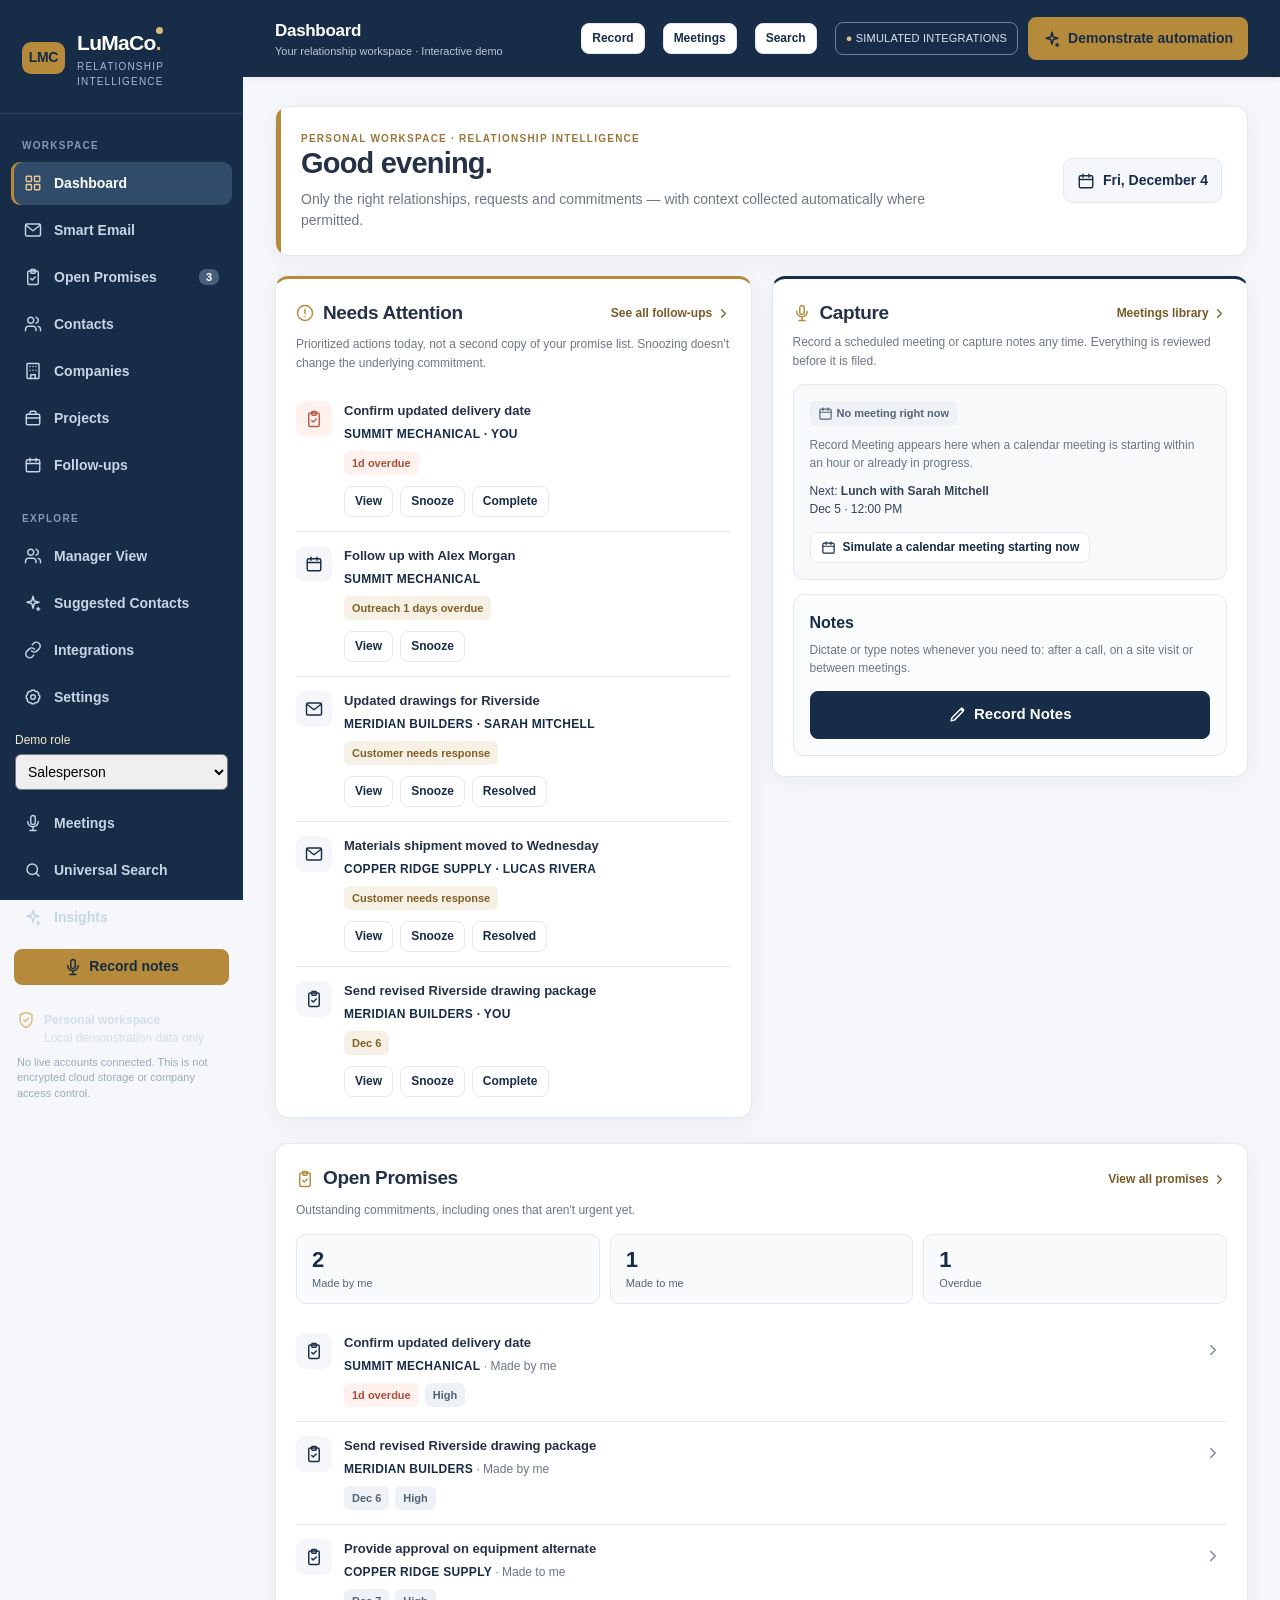
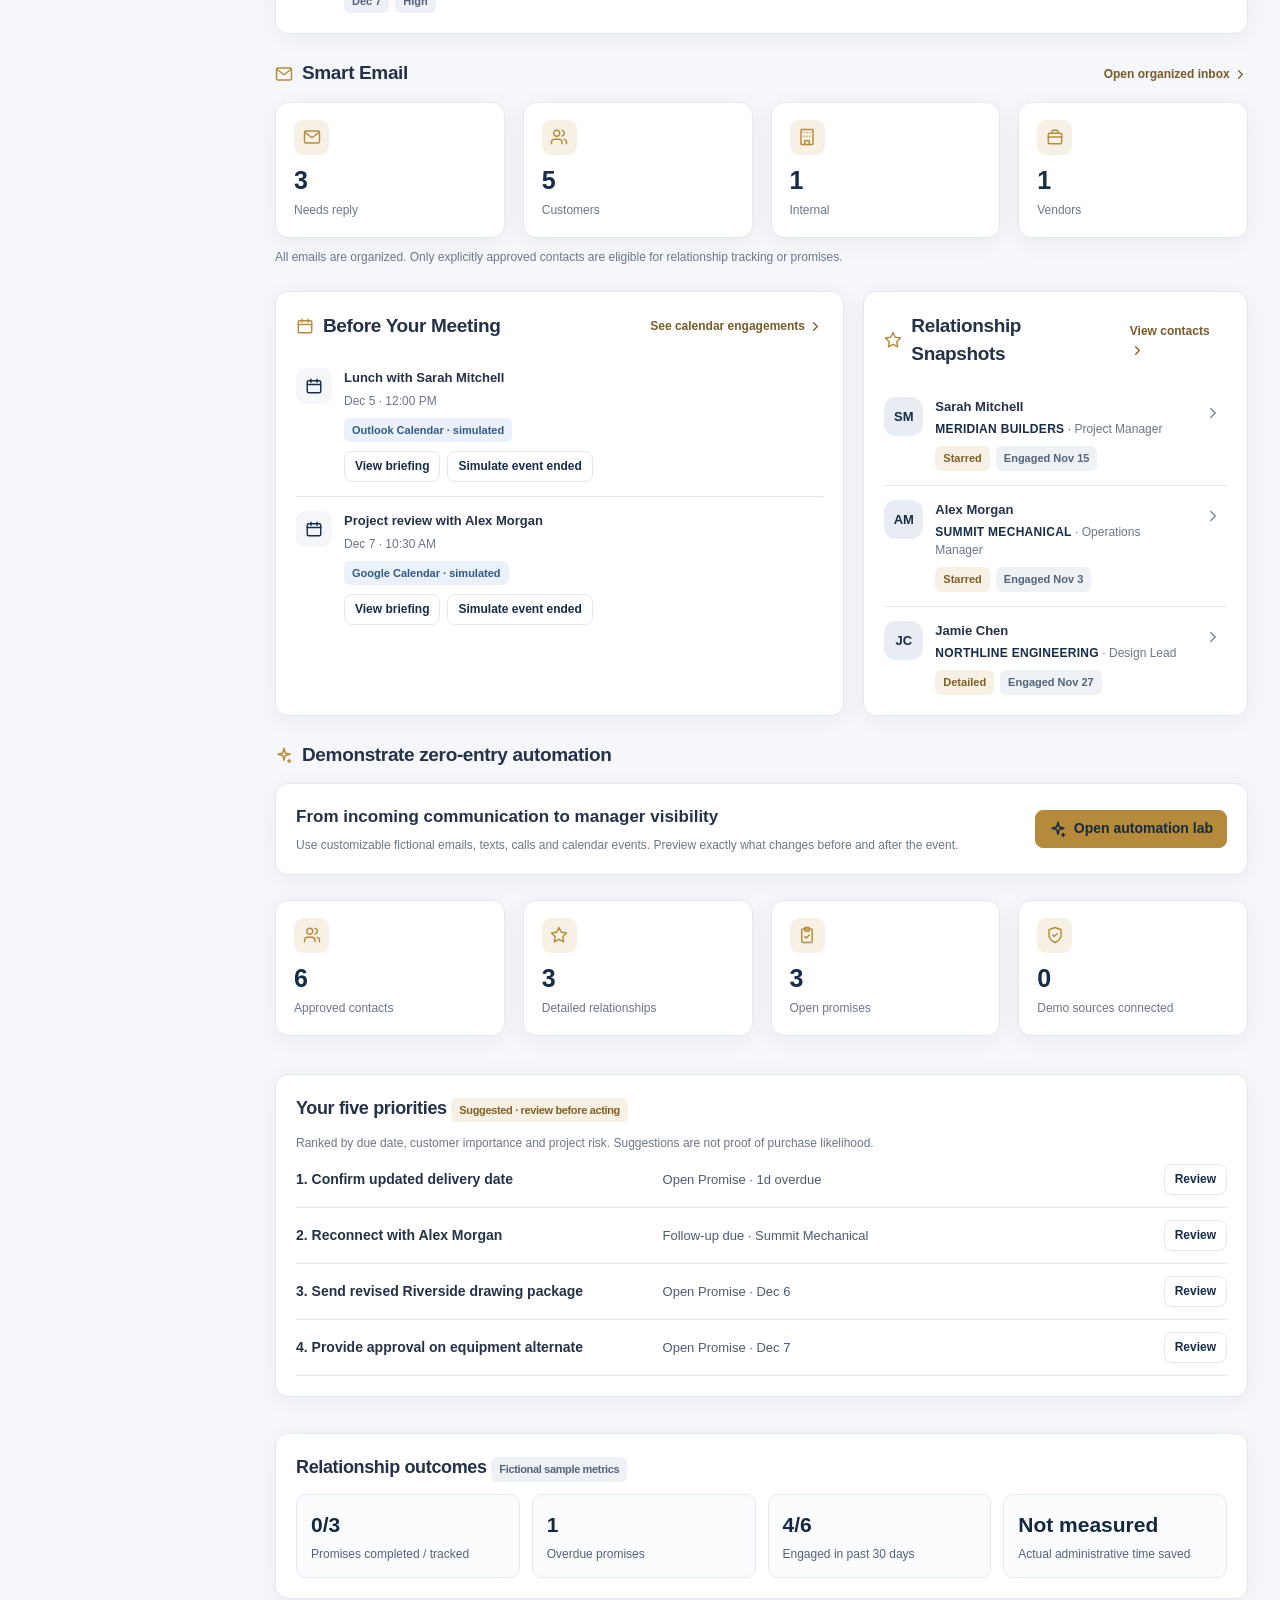
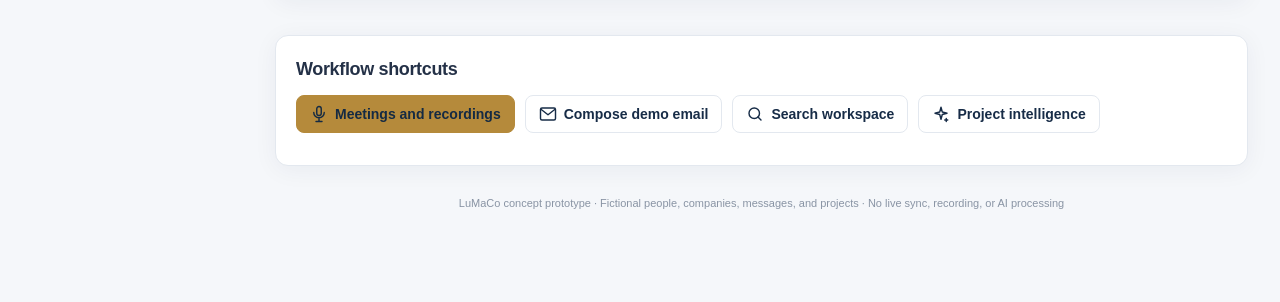
<file: frontend/index.html>
<!doctype html>
<html lang="en">
<head>
<meta charset="utf-8"><meta name="viewport" content="width=device-width,initial-scale=1"><meta name="color-scheme" content="light">
<title>LuMaCo — Relationship intelligence · Interactive prototype</title>
<link rel="stylesheet" href="./styles/base.css">
<link rel="stylesheet" href="./styles/enhancements.css">
<link rel="stylesheet" href="./styles/workflows.css">
<link rel="stylesheet" href="./styles/quick-capture.css">
<link rel="stylesheet" href="./styles/project-files.css">

</head><body>
<div id="app"></div><div id="overlay"></div><div id="toasts" class="toast-container" aria-live="polite"></div>
<script defer src="./scripts/01-state-and-helpers.js"></script>
<script defer src="./scripts/02-original-screens.js"></script>
<script defer src="./scripts/03-original-interactions.js"></script>
<script defer src="./scripts/04-automation-engine.js"></script>
<script defer src="./scripts/05-enhanced-screens.js"></script>
<script defer src="./scripts/06-automation-demonstrations.js"></script>
<script defer src="./scripts/07-enhanced-interactions.js"></script>
<script defer src="./scripts/08-approved-workflows.js"></script>
<script defer src="./scripts/09-quick-capture.js"></script>
<script defer src="./scripts/10-transcript-intelligence.js"></script>
<script defer src="./scripts/11-project-files.js"></script>
</body></html>
</file>
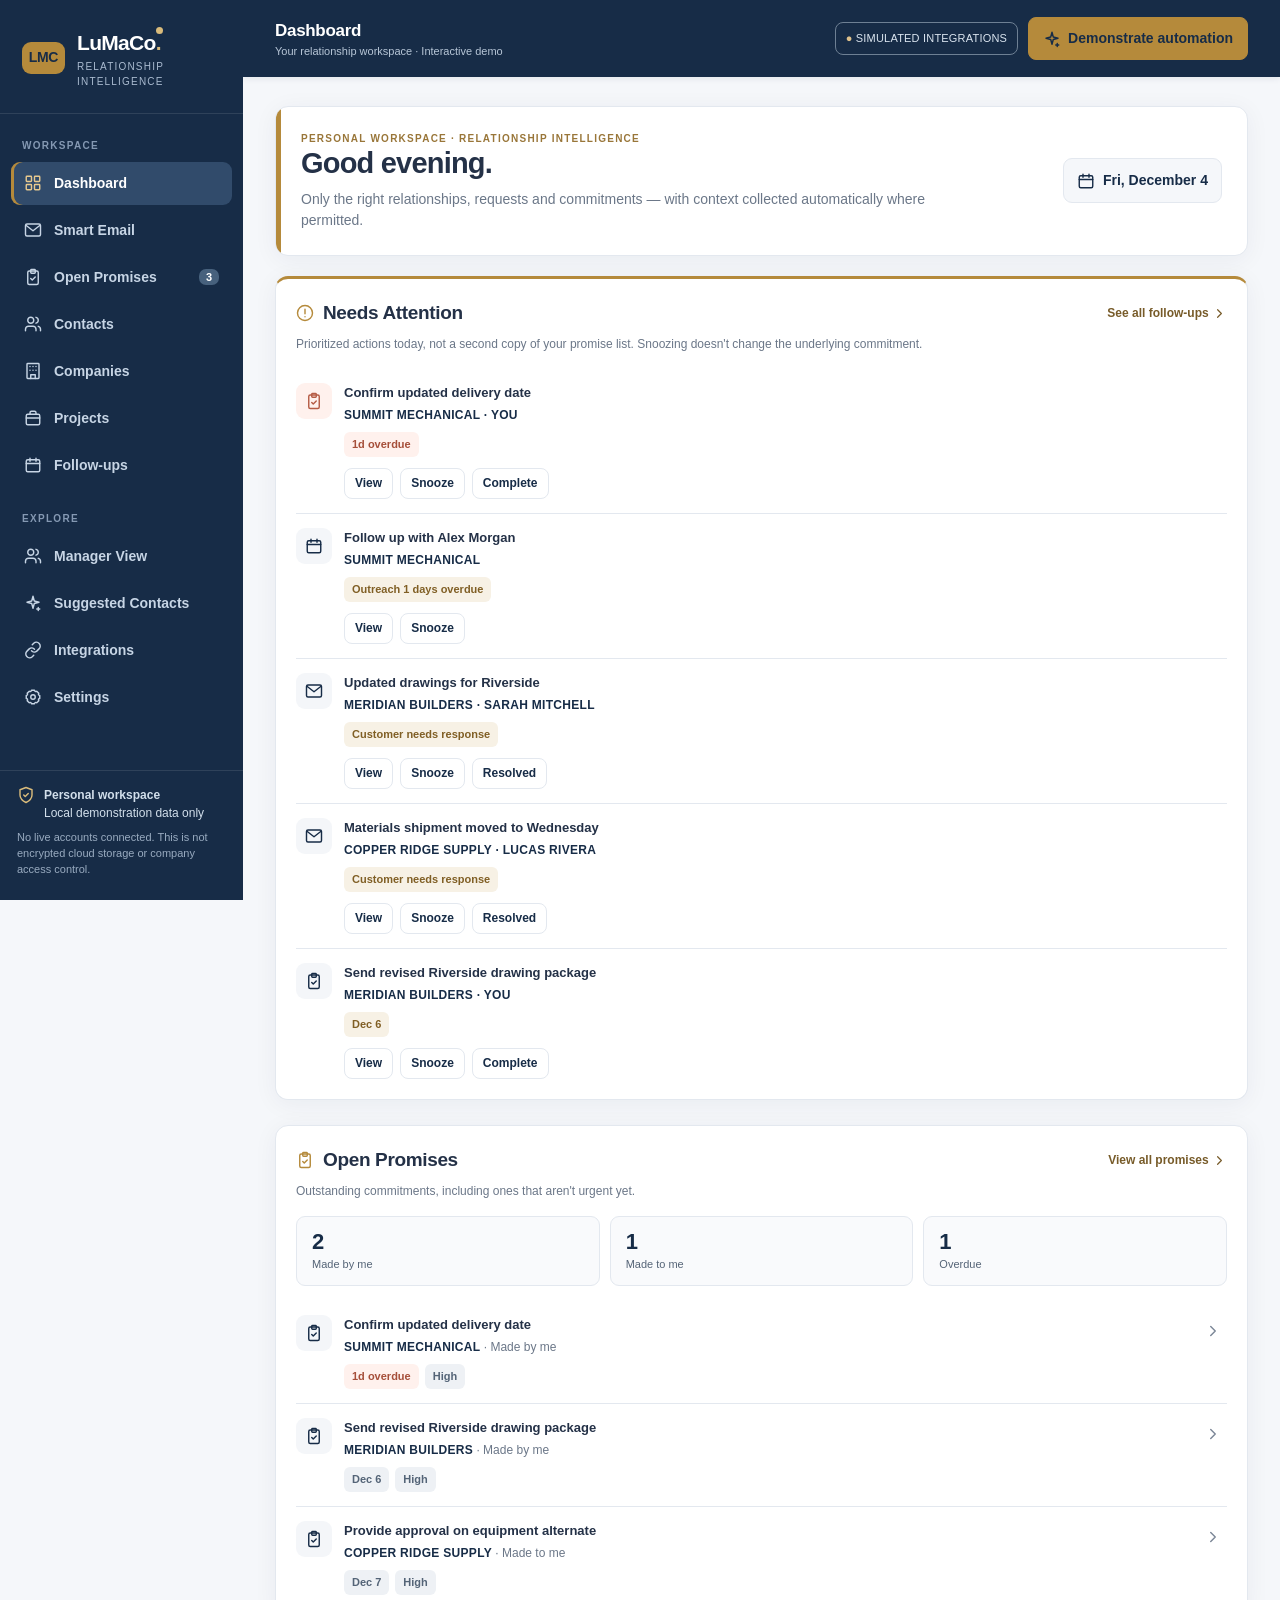
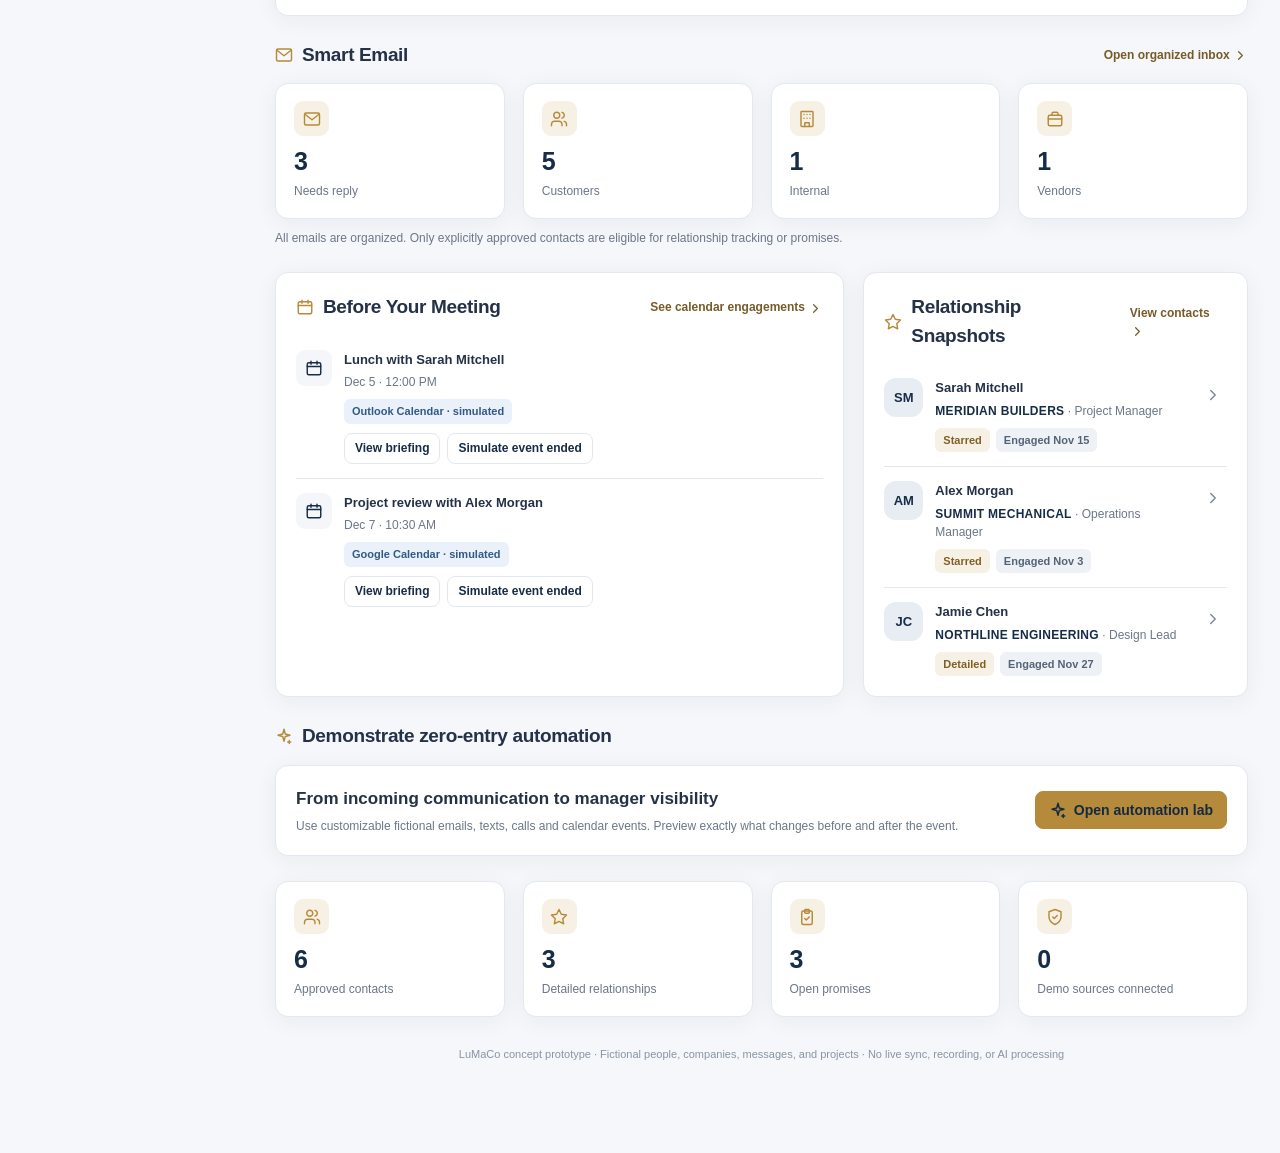
<file: legacy-reference.html>
<!doctype html>
<html lang="en">
<head>
<meta charset="utf-8"><meta name="viewport" content="width=device-width,initial-scale=1"><meta name="color-scheme" content="light">
<title>LuMaCo — Relationship intelligence · Interactive prototype</title>
<style>
:root{--navy:#172c47;--navy2:#243d5c;--gold:#b58a3b;--gold-soft:#f7f1e5;--paper:#fff;--background:#f5f7fa;--ink:#243147;--muted:#6b7788;--line:#e3e8ef;--red:#b65c45;--red-soft:#fff1ed;--green:#39765c;--green-soft:#eaf5ef;--shadow:0 4px 24px rgba(19,40,68,.055);--round:13px}
*{box-sizing:border-box}html,body{margin:0;min-height:100%;font-family:Inter,ui-sans-serif,-apple-system,BlinkMacSystemFont,"Segoe UI",Arial,sans-serif;color:var(--ink);background:var(--background);font-size:14px;line-height:1.5}button,input,select,textarea{font:inherit}button{cursor:pointer}button:disabled{opacity:.45;cursor:not-allowed}button:focus-visible,input:focus-visible,select:focus-visible,textarea:focus-visible,a:focus-visible{outline:3px solid #c4a568;outline-offset:2px}h1,h2,h3,p{margin:0}h1{font-size:29px;line-height:1.23;letter-spacing:-.8px}h2{font-size:19px;letter-spacing:-.35px}h3{font-size:15px}small,.small{font-size:12px}.muted{color:var(--muted)}.eyebrow{font-size:10px;letter-spacing:1.25px;text-transform:uppercase;font-weight:800;color:var(--muted)}.icon{width:18px;height:18px;flex:none;display:inline-block;vertical-align:middle;stroke:currentColor;stroke-width:1.9;stroke-linecap:round;stroke-linejoin:round;fill:none}.icon.sm{width:15px;height:15px}.icon.lg{width:21px;height:21px}
.shell{display:flex;min-height:100vh}.side{background:var(--navy);width:243px;flex:none;color:#dae2ed;display:flex;flex-direction:column;position:sticky;top:0;height:100vh;z-index:20}.brand{display:flex;align-items:center;gap:12px;padding:27px 22px 24px;border-bottom:1px solid #ffffff1a}.brand-mark{width:43px;height:32px;flex:none;background:var(--gold);border-radius:9px;display:grid;place-items:center;color:var(--navy);font-weight:900;font-size:14px;letter-spacing:-.35px}.brand strong{color:#fff;font-size:21px;letter-spacing:-.7px}.brand .dot{color:#d9bb7b}.brand small{display:block;color:#aabbd0;font-size:10px;letter-spacing:1.2px;text-transform:uppercase}.nav-label{padding:24px 22px 9px;font-size:10px;letter-spacing:1.3px;font-weight:800;color:#8599b3;text-transform:uppercase}.nav{display:grid;gap:4px;padding:0 11px}.nav button{display:flex;align-items:center;gap:12px;border:0;background:transparent;color:#c7d5e5;text-align:left;padding:11px 13px;border-radius:9px;width:100%;font-weight:550}.nav button:hover,.nav button.active{background:#314b6b;color:#fff}.nav button.active{box-shadow:inset 3px 0 0 var(--gold)}.nav button.active .icon{color:#e7c98f}.nav .count{margin-left:auto;border-radius:7px;background:#47617d;padding:0 7px;font-size:11px;color:#fff}.nav button.active .count{background:var(--gold);color:var(--navy)}.side-bottom{margin-top:auto;padding:15px 17px 22px;border-top:1px solid #ffffff1a}.private{display:flex;gap:9px;align-items:start;color:#d2dfeb;font-size:12px}.private .icon{color:#d9bb7b}.side-bottom p{margin-top:8px;font-size:11px;color:#99abc0;line-height:1.45}
.workspace{flex:1;min-width:0}.topbar{background:var(--navy);color:#fff;height:77px;display:flex;align-items:center;justify-content:space-between;padding:0 32px;gap:16px;position:sticky;top:0;z-index:15;box-shadow:0 2px 6px #10264013}.topbar .top-title{font-weight:700;font-size:17px;letter-spacing:-.3px}.topbar .top-sub{font-size:11px;color:#b7c6d7}.top-actions{display:flex;align-items:center;gap:10px}.top-actions .top-status{border:1px solid #6e8094;padding:7px 10px;border-radius:8px;font-size:11px;color:#dae4ef;white-space:nowrap}.top-actions .top-status b{color:#dec18c}.topbar .top-btn{background:var(--gold);border:1px solid var(--gold);color:var(--navy);border-radius:8px;padding:10px 14px;font-weight:750;display:flex;align-items:center;gap:7px}.topbar .top-btn:hover{background:#c8a05b}.content{max-width:1530px;margin:auto;padding:29px 32px 90px}.page-head{display:flex;justify-content:space-between;align-items:flex-start;gap:14px;margin-bottom:23px}.page-head .eyebrow{margin-bottom:8px}.page-head p{margin-top:7px;color:var(--muted)}.page-ctas{display:flex;gap:8px;align-items:center;flex-wrap:wrap}.section-title{display:flex;align-items:center;justify-content:space-between;gap:12px;margin:0 0 14px}.section-title h2{display:flex;align-items:center;gap:9px}.section-title h2 .icon{color:var(--gold)}.section-title a{cursor:pointer;color:#775b29;font-weight:700;font-size:12px;text-decoration:none}.section-title a:hover{text-decoration:underline}.grid{display:grid;gap:18px}.g2{grid-template-columns:repeat(2,minmax(0,1fr))}.g3{grid-template-columns:repeat(3,minmax(0,1fr))}.g4{grid-template-columns:repeat(4,minmax(0,1fr))}.split{display:grid;grid-template-columns:minmax(0,1.48fr) minmax(300px,1fr);gap:19px}.card{background:#fff;border:1px solid var(--line);border-radius:var(--round);box-shadow:var(--shadow);min-width:0}.pad{padding:20px}.gap-section{margin-top:25px}.hero{background:#fff;border:1px solid var(--line);border-radius:var(--round);padding:24px 25px;position:relative;overflow:hidden;box-shadow:var(--shadow);margin-bottom:20px}.hero:before{content:"";position:absolute;top:0;bottom:0;left:0;width:5px;background:var(--gold)}.hero-inner{display:flex;justify-content:space-between;align-items:center;gap:14px}.hero .eyebrow{color:#997639}.hero p{margin-top:7px;color:var(--muted);max-width:690px}.hero-date{display:flex;align-items:center;gap:8px;color:var(--navy);font-weight:650;background:#f5f7fa;border:1px solid var(--line);border-radius:9px;padding:11px 13px;white-space:nowrap}
.btn{border:1px solid var(--line);border-radius:8px;background:#fff;color:var(--navy);padding:9px 13px;font-weight:700;display:inline-flex;gap:7px;align-items:center;justify-content:center;min-height:36px;line-height:1.25;text-align:center}.btn:hover{background:#f4f6f9}.btn.primary{background:var(--navy);color:#fff;border-color:var(--navy)}.btn.primary:hover{background:#294562}.btn.gold{background:var(--gold);border-color:var(--gold);color:#142a43}.btn.gold:hover{background:#c6a35e}.btn.ghost{background:transparent}.btn.sm{font-size:12px;padding:7px 10px;min-height:31px}.btn.danger{border-color:#edcac3;color:#a64432;background:#fff5f2}.btn:active{transform:translateY(1px)}.pill,.tag{display:inline-flex;align-items:center;gap:4px;padding:4px 8px;border-radius:6px;font-size:11px;font-weight:700;background:#edf1f6;color:#445670;white-space:nowrap}.pill.gold,.tag.gold{background:var(--gold-soft);color:#805f25}.pill.danger{background:var(--red-soft);color:#a64f3a}.pill.ok{background:var(--green-soft);color:#326d52}.pill.blue{background:#eaf1fa;color:#315a86}.pill.neutral{background:#eef1f5;color:#546477}.dot{display:inline-block;width:7px;height:7px;border-radius:50%;background:currentColor}.item-row{display:flex;gap:12px;align-items:flex-start;padding:14px 0;border-bottom:1px solid var(--line)}.item-row:last-child{border-bottom:0;padding-bottom:0}.item-row:first-child{padding-top:0}.row-icon{width:36px;height:36px;display:grid;place-items:center;background:#f4f6f9;border-radius:9px;color:var(--navy);flex:none}.row-icon.warn{color:var(--red);background:#fff1ed}.row-main{min-width:0;flex:1}.row-main strong{font-size:13px;display:block}.row-main p{color:var(--muted);font-size:12px;margin-top:4px}.row-meta{display:flex;gap:6px;align-items:center;flex-wrap:wrap;margin-top:8px}.row-arrow{border:0;background:none;color:#7c8797;padding:5px}.row-arrow:hover{color:var(--navy)}.summary-stat{padding:17px 18px}.summary-stat .stat-icon{width:35px;height:35px;border-radius:9px;display:grid;place-items:center;background:var(--gold-soft);color:var(--gold);margin-bottom:13px}.summary-stat strong{font-size:25px;line-height:1;letter-spacing:-.5px;color:var(--navy);display:block;margin-bottom:6px}.summary-stat span{font-size:12px;color:var(--muted)}.subheading{font-weight:750;color:var(--navy);margin-bottom:12px}.company-name{font-size:12px;letter-spacing:.3px;font-weight:850;text-transform:uppercase;color:var(--navy)}
.toolbar{display:flex;align-items:center;justify-content:space-between;gap:10px;flex-wrap:wrap;margin-bottom:17px}.tabs{display:flex;gap:7px;flex-wrap:wrap}.tab{border:1px solid var(--line);background:#fff;color:#5d6980;padding:8px 12px;border-radius:8px;font-size:12px;font-weight:700}.tab:hover{background:#f4f6f9}.tab.active{background:var(--navy);color:#fff;border-color:var(--navy)}.search{display:flex;align-items:center;gap:8px;border:1px solid var(--line);background:#fff;padding:9px 11px;border-radius:8px;min-width:215px}.search .icon{color:#8b96a4}.search input{min-width:0;width:100%;border:0;outline:none;background:transparent}.search input:focus-visible{outline:0}.inbox-grid{display:grid;grid-template-columns:minmax(310px,1.02fr) minmax(350px,1fr);gap:17px;align-items:start}.inbox-list{overflow:hidden}.inbox-list-header{padding:14px 17px;border-bottom:1px solid var(--line);display:flex;justify-content:space-between;gap:10px}.mail-row{display:block;text-align:left;width:100%;background:white;border:0;border-bottom:1px solid var(--line);padding:16px 17px}.mail-row:hover{background:#f9fafc}.mail-row.selected{background:#faf8f3;box-shadow:inset 4px 0 0 var(--gold)}.mail-row:last-child{border-bottom:0}.mail-row .line1{display:flex;align-items:center;gap:8px}.mail-row .line1 strong{min-width:0;font-size:12px;color:var(--navy);font-weight:800}.mail-row .line1 time{margin-left:auto;white-space:nowrap;color:var(--muted);font-size:11px}.mail-row .subject{font-weight:750;font-size:13px;margin-top:8px;color:var(--ink)}.mail-row .preview{color:#5d6c7d;font-size:12px;margin-top:3px;overflow:hidden;text-overflow:ellipsis;white-space:nowrap}.mail-row .line3{margin-top:9px;display:flex;gap:6px;flex-wrap:wrap}.detail-panel{position:sticky;top:96px}.detail-head{padding:21px 21px 16px;background:#f9fafb;border-bottom:1px solid var(--line)}.detail-head p.small.muted{color:#4b5b70!important;font-weight:600}.detail-body{padding:21px}.timeline{list-style:none;margin:0;padding:0 0 0 18px;border-left:2px solid #e5e9ef}.timeline li{position:relative;margin:0 0 20px;padding-left:15px}.timeline li:last-child{margin-bottom:0}.timeline li:before{content:"";position:absolute;top:5px;left:-24px;width:10px;height:10px;background:#fff;border:2px solid var(--gold);border-radius:50%}.timeline .t-time{font-size:11px;color:var(--muted);margin-bottom:4px}.timeline strong{display:block;color:var(--navy);font-size:12px}.timeline p{color:#5f6c7d;font-size:12px;margin-top:3px}.note-box{background:#f7f2e8;border:1px solid #ebdfc8;border-radius:9px;padding:14px}.note-box p{font-size:12px;color:#534934}.btn-row{display:flex;gap:8px;flex-wrap:wrap}.block-title{font-size:12px;color:var(--navy);text-transform:uppercase;letter-spacing:1px;font-weight:850;margin-bottom:11px}.empty{text-align:center;padding:34px 18px;color:var(--muted)}.empty .icon{color:var(--gold);width:29px;height:29px;margin-bottom:10px}.empty strong{display:block;color:var(--navy);margin-bottom:5px}
.directory-grid{display:grid;grid-template-columns:minmax(270px,.82fr) minmax(410px,1.4fr);gap:18px;align-items:start}.directory-list{overflow:hidden}.directory-entry{width:100%;text-align:left;border:0;background:#fff;padding:15px 18px;border-bottom:1px solid var(--line)}.directory-entry:hover{background:#f9fafc}.directory-entry.selected{background:#faf8f3;box-shadow:inset 4px 0 0 var(--gold)}.directory-entry:last-child{border:0}.entry-head{display:flex;gap:11px;align-items:center}.avatar{background:#e8edf4;color:var(--navy);border-radius:12px;display:grid;place-items:center;font-weight:800;flex:none;width:39px;height:39px;font-size:13px}.entry-head strong{font-size:13px}.entry-head p{color:var(--muted);font-size:11px}.entry-foot{display:flex;gap:6px;flex-wrap:wrap;margin-top:11px}.profile-head{padding:23px;border-bottom:1px solid var(--line)}.profile-head .big-company{font-size:23px;letter-spacing:-.6px;color:var(--navy);font-weight:850;text-transform:uppercase;margin-top:4px}.profile-head .person-line{display:flex;align-items:center;gap:13px;margin-top:16px}.profile-head .person-line .avatar{width:54px;height:54px;font-size:17px}.profile-head h2{font-size:20px}.profile-head .role{color:var(--muted);font-size:12px;margin-top:4px}.info-grid{display:grid;grid-template-columns:repeat(2,minmax(0,1fr));gap:10px}.info-cell{background:#f7f9fb;border-radius:9px;padding:12px}.info-cell label{display:block;font-size:11px;color:#7a8596;margin-bottom:4px}.info-cell strong{font-size:13px;color:var(--navy)}.star-button{width:35px;height:35px;border:1px solid #e4d4ae;border-radius:9px;background:#fffaf0;color:var(--gold);display:grid;place-items:center}.star-button.on svg{fill:var(--gold)}.profile-section{padding:20px 23px;border-bottom:1px solid var(--line)}.profile-section:last-child{border:0}.simple-list{display:grid;gap:11px}.simple-list .event{display:flex;gap:10px;align-items:flex-start}.simple-list .event .icon{color:var(--gold);margin-top:2px}.simple-list .event strong{font-size:12px}.simple-list .event p{font-size:12px;color:var(--muted);margin-top:2px}.project-list{display:grid;gap:10px}.project-list .project{padding:16px;background:#fff;border:1px solid var(--line);border-radius:10px;cursor:pointer}.project-list .project:hover{border-color:#bea16b}.project-list .project h3{color:var(--navy);font-size:15px}.project-list .project p{font-size:12px;color:var(--muted);margin-top:5px}.progress{height:6px;border-radius:5px;background:#e9edf2;margin-top:13px;overflow:hidden}.progress b{display:block;height:100%;background:var(--gold);border-radius:5px}.pill-line{display:flex;gap:6px;flex-wrap:wrap;margin-top:8px}
.modal-backdrop{position:fixed;inset:0;background:#0c1c30a8;z-index:100;display:flex;justify-content:center;align-items:flex-start;padding:5vh 16px 30px;overflow:auto}.modal{width:min(650px,100%);background:#fff;border-radius:16px;box-shadow:0 30px 100px #07172980;overflow:hidden}.modal.wide{width:min(860px,100%)}.modal-header{padding:22px 24px;border-bottom:1px solid var(--line);display:flex;justify-content:space-between;gap:12px}.modal-header h2{font-size:22px;margin-top:4px}.modal-body{padding:22px 24px}.modal-footer{border-top:1px solid var(--line);padding:15px 24px;display:flex;justify-content:flex-end;flex-wrap:wrap;gap:9px}.close{border:0;background:transparent;color:var(--muted);padding:5px;align-self:flex-start}.close:hover{color:var(--navy)}.field{display:block;margin-bottom:15px}.field>span{display:block;font-size:12px;font-weight:750;margin-bottom:6px;color:#33435a}.field input,.field select,.field textarea{border:1px solid #d8e0e9;border-radius:8px;padding:10px 12px;width:100%;color:var(--ink);background:#fff}.field textarea{min-height:94px;resize:vertical}.field input:focus,.field select:focus,.field textarea:focus{border-color:var(--gold);outline:2px solid #b58a3b25}.fields2{display:grid;grid-template-columns:1fr 1fr;gap:0 12px}.checkline{display:flex;align-items:flex-start;gap:9px;font-size:13px;color:#4b596a;margin:10px 0}.checkline input{accent-color:var(--navy);margin-top:3px}.choice-chips{display:flex;flex-wrap:wrap;gap:7px}.choice-chips label{display:inline-flex;gap:6px;align-items:center;border:1px solid var(--line);border-radius:7px;padding:7px 9px;font-size:12px;cursor:pointer}.choice-chips label:has(input:checked){background:var(--gold-soft);border-color:#cfb57d}.choice-chips input{accent-color:var(--navy)}.steps{display:flex;align-items:center;gap:8px;flex-wrap:wrap;margin-bottom:18px;color:var(--muted);font-size:12px}.steps .step{padding:5px 9px;border-radius:6px;background:#eef1f6}.steps .step.on{background:var(--navy);color:#fff}.demo-disclaimer{background:#f5f7fb;border:1px solid var(--line);padding:12px 14px;border-radius:9px;color:#56647a;font-size:12px;margin-bottom:17px}.notice{padding:13px 15px;border:1px solid #e9dfc9;background:#faf7ef;border-radius:9px;color:#5c512f;font-size:12px}.settings-row{display:flex;justify-content:space-between;align-items:center;gap:15px;padding:16px 0;border-bottom:1px solid var(--line)}.settings-row:last-child{border:0}.settings-row strong{display:block}.settings-row p{color:var(--muted);font-size:12px;margin-top:4px;max-width:630px}.switch{width:42px;height:25px;border:0;border-radius:20px;background:#bcc5d0;padding:3px;display:flex;align-items:center;transition:background .2s;flex:none}.switch:before{content:"";display:block;width:19px;height:19px;border-radius:50%;background:#fff;transition:transform .2s}.switch.on{background:var(--navy)}.switch.on:before{transform:translateX(17px)}.integration{padding:18px;border:1px solid var(--line);border-radius:11px;background:#fff}.integration strong{display:block;color:var(--navy);margin:8px 0 4px}.integration p{color:var(--muted);font-size:12px;min-height:39px}.integration .icon{color:var(--gold)}.focus-banner{border:1px solid #e5d8bd;background:#faf6ee;padding:12px 16px;border-radius:9px;display:flex;gap:12px;align-items:center;justify-content:space-between;margin:0 0 20px}.focus-banner .icon{color:var(--gold)}.footer-note{color:#8994a4;text-align:center;margin-top:29px;font-size:11px}.toast-container{position:fixed;z-index:200;right:20px;bottom:20px;max-width:min(420px,calc(100vw - 40px));display:grid;gap:8px}.toast{background:var(--navy);color:white;border-radius:9px;padding:12px 16px;box-shadow:0 12px 35px #14253a45;font-size:13px;border-left:4px solid var(--gold)}.mobile-nav{display:none}.mobile-menu-btn{display:none}.divider{border:0;border-top:1px solid var(--line);margin:15px 0}.link{color:#795d2c;font-weight:750;text-decoration:none;cursor:pointer}.link:hover{text-decoration:underline}.count-big{font-size:21px;color:var(--navy);font-weight:800}
@media(max-width:1160px){.side{width:210px}.content{padding:23px 24px 90px}.split{grid-template-columns:1fr 1fr}.inbox-grid{grid-template-columns:1fr}.detail-panel{position:static}.directory-grid{grid-template-columns:minmax(250px,.9fr) minmax(300px,1.2fr)}}
@media(max-width:850px){.side{display:none}.topbar{height:68px;padding:0 20px}.content{padding:22px 18px 96px}.g4{grid-template-columns:repeat(2,minmax(0,1fr))}.split,.directory-grid{grid-template-columns:1fr}.mobile-nav{position:fixed;bottom:0;left:0;right:0;z-index:35;background:var(--navy);display:flex;justify-content:space-around;padding:8px 4px calc(8px + env(safe-area-inset-bottom));border-top:1px solid #47607c}.mobile-nav button{border:0;background:transparent;color:#d5dfea;display:flex;align-items:center;flex-direction:column;gap:3px;font-size:10px;padding:5px 8px;min-width:52px}.mobile-nav button.on{color:#e2c185}.mobile-menu-btn{display:inline-flex}.top-actions .top-status{display:none}.topbar .top-btn{padding:9px 10px;font-size:12px}.page-head{align-items:start}.inbox-grid{grid-template-columns:1fr}}
@media(max-width:580px){h1{font-size:25px}.hero{padding:20px}.hero-inner{align-items:start}.hero-date{display:none}.topbar{padding:0 14px}.top-actions{gap:6px}.top-actions .top-btn{font-size:0;gap:0;width:37px;height:37px;padding:8px}.top-actions .top-btn .icon{width:19px;height:19px}.content{padding:18px 12px 95px}.g2,.g3{grid-template-columns:1fr}.g4{gap:9px}.pad{padding:16px}.summary-stat{padding:14px}.fields2,.info-grid{grid-template-columns:1fr}.page-head{flex-direction:column}.modal-backdrop{padding:0;align-items:stretch}.modal,.modal.wide{width:100%;border-radius:0;min-height:100dvh}.modal-header,.modal-body{padding:18px}.modal-footer{padding:14px 18px}.detail-head,.detail-body,.profile-head,.profile-section{padding:17px}.hero-date{display:none}}

/* Contact tab company text only: restore original Companies navigation and directory styling. */
.directory-entry .contact-company-name{color:#14202F;font-size:14px;font-weight:850;letter-spacing:.1px;}
.profile-head .contact-company-name{color:#14202F;font-weight:850;}

/* Companies directory: fix low-contrast company names on white and selected cream rows.
   Scoped to the directory so sidebar, mobile navigation and Contacts remain unchanged. */
.directory-grid .directory-list .directory-entry { color: #172C47; }
.directory-grid .directory-list .directory-entry .entry-head strong {
  color: #172C47;
  font-size: 15px !important;
  font-weight: 850;
  letter-spacing: .1px;
}
.directory-grid .directory-list .directory-entry .entry-head p { color: #57687D; }
.directory-grid .directory-list .directory-entry .entry-head > .icon { color: #6B7788; }
.dashboard-priority-stack{display:grid;grid-template-columns:minmax(0,1fr);gap:20px}.dashboard-priority-stack>.card{width:100%}.dashboard-priority-stack .item-row{min-width:0}

/* LuMaCo v4 enhancements — preserve Navy & Champagne Gold identity */
.dashboard-first{border-top:3px solid var(--gold)}
.dashboard-first .inline-actions{margin-top:11px}
.inline-actions{display:flex;align-items:center;flex-wrap:wrap;gap:7px;margin-top:9px}
.section-desc{margin:-6px 0 15px;line-height:1.55}
.mini-stats{display:grid;grid-template-columns:repeat(3,minmax(0,1fr));gap:10px;margin-bottom:15px}
.mini-stats>div{border:1px solid var(--line);background:#f9fafc;border-radius:9px;padding:12px 15px;display:grid;gap:1px}
.mini-stats strong{font-size:22px;color:var(--navy);line-height:1.2}
.mini-stats span{font-size:11px;color:#556477}
.two-col-cta{display:flex;align-items:center;justify-content:space-between;gap:18px;flex-wrap:wrap}
.tracker-grid{display:grid;grid-template-columns:repeat(2,minmax(0,1fr));gap:12px}
.tracker{border:1px solid #dee4ed;border-radius:10px;padding:14px;background:#f9fafc;display:flex;flex-direction:column;gap:5px}
.tracker label{font-size:12px;font-weight:650;color:#57677a}.tracker strong{font-size:16px;color:#172c47}.tracker small{color:#506078}
.snapshot{background:#fff;border-bottom:1px solid var(--line);padding-bottom:17px;margin-bottom:17px}
.note-box{color:#263850}.note-box strong{color:#1b3049}
.responsive-table{width:100%;overflow-x:auto}
.data-table{border-collapse:collapse;width:100%;min-width:840px;text-align:left}
.data-table th{background:#f5f7fa;color:#43556a;font-weight:750;font-size:12px}
.data-table td,.data-table th{border-bottom:1px solid #e5e9ef;padding:12px 10px;vertical-align:top}
.data-table td>small{display:block;color:#536278;margin-top:3px}
.data-table tr:last-child td{border-bottom:0}
.coverage-row{display:flex;align-items:center;justify-content:space-between;gap:10px;border-bottom:1px solid #e8ebef;padding:11px 0}
.coverage-row:last-of-type{border-bottom:0}
.coverage-row>span:first-child{font-weight:650;font-size:12px;color:#25374d}
.coverage-row .pill{white-space:normal;text-align:right;line-height:1.3}
.rep-card{display:grid;gap:8px;text-align:left;border:1px solid var(--line);border-radius:12px;padding:16px;background:#fff;color:#172c47}
.rep-card:hover{background:#faf8f2;border-color:#c9ac76}
.rep-card.active{border:2px solid var(--gold);padding:15px;background:#fcfaf5}
.rep-card strong{font-size:15px}.rep-card span{font-size:12px;color:#55647a}
.report-panel{margin-top:18px;border:1px solid var(--line);border-radius:11px;background:#fafbfd;padding:18px}
.report-panel h3{font-size:17px;color:#172c47}
.company-name,.contact-company-name,.big-company{color:#172c47!important;font-weight:800!important}
.directory-grid .directory-list .directory-entry .entry-head strong{color:#172c47!important}
.top-status{letter-spacing:.2px}
@media(max-width:1040px){.mini-stats{gap:8px}.two-col-cta>.btn{width:100%}}
@media(max-width:700px){.tracker-grid{grid-template-columns:1fr}.mini-stats>div{padding:10px}.mini-stats strong{font-size:19px}.mini-stats span{font-size:10px}.inline-actions>.btn{flex:1}.rep-card{padding:12px}.data-table{min-width:740px}}
@media(prefers-reduced-motion:reduce){*,*:before,*:after{scroll-behavior:auto!important;transition:none!important;animation:none!important}}

</style>
</head><body>
<div id="app"></div><div id="overlay"></div><div id="toasts" class="toast-container" aria-live="polite"></div>
<script>
'use strict';
const I={home:'<path d="m3 10 9-7 9 7v10a1 1 0 0 1-1 1h-5v-7H9v7H4a1 1 0 0 1-1-1z"/>',dashboard:'<rect x="3" y="3" width="7" height="7" rx="1"/><rect x="14" y="3" width="7" height="7" rx="1"/><rect x="3" y="14" width="7" height="7" rx="1"/><rect x="14" y="14" width="7" height="7" rx="1"/>',mail:'<rect x="2" y="4" width="20" height="16" rx="2"/><path d="m3 6 9 7 9-7"/>',users:'<path d="M16 21v-2a4 4 0 0 0-4-4H6a4 4 0 0 0-4 4v2"/><circle cx="9" cy="7" r="4"/><path d="M22 21v-2a4 4 0 0 0-3-3.87M16 3.13a4 4 0 0 1 0 7.75"/>',building:'<rect x="4" y="2" width="16" height="20" rx="1"/><path d="M9 22v-5h6v5M8 6h.01M12 6h.01M16 6h.01M8 11h.01M12 11h.01M16 11h.01"/>',briefcase:'<rect x="3" y="7" width="18" height="14" rx="2"/><path d="M8 7V5a2 2 0 0 1 2-2h4a2 2 0 0 1 2 2v2M3 12h18"/>',check:'<path d="m5 12 4 4L19 6"/>',clipboard:'<rect x="5" y="4" width="14" height="18" rx="2"/><rect x="9" y="2" width="6" height="5" rx="1"/><path d="m9 14 2 2 4-4"/>',calendar:'<rect x="3" y="5" width="18" height="16" rx="2"/><path d="M16 3v4M8 3v4M3 10h18"/>',star:'<path d="m12 2 3.1 6.3 6.9 1-5 4.9 1.2 6.8L12 17.8 5.8 21l1.2-6.8-5-4.9 6.9-1z"/>',bell:'<path d="M18 8a6 6 0 0 0-12 0c0 7-3 7-3 9h18c0-2-3-2-3-9M10 21h4"/>',search:'<circle cx="11" cy="11" r="7"/><path d="m20 20-4-4"/>',plus:'<path d="M12 5v14M5 12h14"/>',arrow:'<path d="m9 18 6-6-6-6"/>',down:'<path d="m6 9 6 6 6-6"/>',close:'<path d="M18 6 6 18M6 6l12 12"/>',settings:'<circle cx="12" cy="12" r="3"/><path d="M19.4 15a1.7 1.7 0 0 0 .34 1.9l.06.06-2.8 2.8-.07-.06A1.7 1.7 0 0 0 15 19.4a1.7 1.7 0 0 0-1 1.6V21h-4v-.1a1.7 1.7 0 0 0-1-1.5 1.7 1.7 0 0 0-1.9.3l-.07.07-2.8-2.8.07-.07A1.7 1.7 0 0 0 4.6 15a1.7 1.7 0 0 0-1.5-1H3v-4h.1a1.7 1.7 0 0 0 1.5-1 1.7 1.7 0 0 0-.3-1.9l-.07-.07 2.8-2.8.07.07A1.7 1.7 0 0 0 9 4.6a1.7 1.7 0 0 0 1-1.5V3h4v.1a1.7 1.7 0 0 0 1 1.5 1.7 1.7 0 0 0 1.9-.3l.07-.07 2.8 2.8-.07.07A1.7 1.7 0 0 0 19.4 9a1.7 1.7 0 0 0 1.5 1h.1v4h-.1a1.7 1.7 0 0 0-1.5 1z"/>',shield:'<path d="M12 22s8-4 8-10V5l-8-3-8 3v7c0 6 8 10 8 10z"/><path d="m9 12 2 2 4-4"/>',phone:'<path d="M22 16.9v3a2 2 0 0 1-2.2 2A19.8 19.8 0 0 1 2.1 4.2 2 2 0 0 1 4.1 2h3a2 2 0 0 1 2 1.7l.5 3a2 2 0 0 1-.6 1.8L7 10.2a16 16 0 0 0 6.8 6.8l1.7-2a2 2 0 0 1 1.8-.6l3 .5a2 2 0 0 1 1.7 2z"/>',mic:'<rect x="9" y="2" width="6" height="12" rx="3"/><path d="M5 10a7 7 0 0 0 14 0M12 17v5M8 22h8"/>',sparkle:'<path d="m12 3 1.7 6.3L20 11l-6.3 1.7L12 19l-1.7-6.3L4 11l6.3-1.7zM19 18v4M17 20h4"/>',clock:'<circle cx="12" cy="12" r="9"/><path d="M12 7v5l4 2"/>',alert:'<circle cx="12" cy="12" r="10"/><path d="M12 7v6M12 17h.01"/>',edit:'<path d="m16 5 3 3M4 20l4-.9L19 8a2.1 2.1 0 0 0-3-3L5 16z"/>',trash:'<path d="M4 7h16M10 11v6M14 11v6M6 7l1 14h10l1-14M9 7V4h6v3"/>',upload:'<path d="M12 16V3m-5 5 5-5 5 5M4 16v5h16v-5"/>',download:'<path d="M12 3v13m-5-5 5 5 5-5M4 18v3h16v-3"/>',link:'<path d="M10 13a5 5 0 0 0 7 .5l3-3A5 5 0 0 0 13 3l-2 2M14 11a5 5 0 0 0-7-.5l-3 3A5 5 0 0 0 11 21l2-2"/>',filter:'<path d="M4 7h16M7 12h10M10 17h4"/>',pause:'<rect x="6" y="4" width="4" height="16" rx="1"/><rect x="14" y="4" width="4" height="16" rx="1"/>',play:'<path d="m7 4 14 8-14 8z"/>',checkcircle:'<circle cx="12" cy="12" r="10"/><path d="m7 12 3 3 7-7"/>',globe:'<circle cx="12" cy="12" r="10"/><path d="M2 12h20M12 2a15 15 0 0 1 0 20M12 2a15 15 0 0 0 0 20"/>',file:'<path d="M14 2H6a2 2 0 0 0-2 2v16a2 2 0 0 0 2 2h12a2 2 0 0 0 2-2V8zM14 2v6h6M8 13h8M8 17h8"/>',message:'<path d="M21 11a8 8 0 0 1-8 8H6l-4 3V11a9 9 0 1 1 19 0z"/>',menu:'<path d="M3 6h18M3 12h18M3 18h18"/>',lock:'<rect x="4" y="10" width="16" height="12" rx="2"/><path d="M8 10V7a4 4 0 1 1 8 0v3"/>',refresh:'<path d="M20 11a8 8 0 0 0-14-5L3 9M3 3v6h6M4 13a8 8 0 0 0 14 5l3-3M21 21v-6h-6"/>'};
function icon(n,c=''){return `<svg class="icon ${c}" viewBox="0 0 24 24" aria-hidden="true">${I[n]||I.file}</svg>`}
function esc(v){return String(v??'').replace(/[&<>"']/g,c=>({'&':'&amp;','<':'&lt;','>':'&gt;','"':'&quot;',"'":'&#39;'}[c]))}
function attr(v){return esc(v)}
function days(n){let d=new Date();d.setHours(12,0,0,0);d.setDate(d.getDate()+n);return d.toISOString().slice(0,10)}
function today(){return days(0)}
function dateNice(x){if(!x)return 'Not scheduled';let d=new Date(x+'T12:00:00');return isNaN(d)?x:d.toLocaleDateString('en-US',{month:'short',day:'numeric',year:d.getFullYear()!==new Date().getFullYear()?'numeric':undefined})}
function dayDiff(d){let a=new Date(today()+'T12:00:00');let b=new Date(d+'T12:00:00');return Math.round((b-a)/86400000)}
function dueText(d){let n=dayDiff(d);return n<0?`${Math.abs(n)}d overdue`:n===0?'Due today':n===1?'Tomorrow':dateNice(d)}
function nextFollow(c){if(!c)return '';let base=c.last||today(), d=new Date(base+'T12:00:00');let v=parseInt(c.cadence)||90;d.setDate(d.getDate()+v);return d.toISOString().slice(0,10)}
function initials(s){return (s||'?').split(' ').map(x=>x[0]).slice(0,2).join('').toUpperCase()}
function company(id){return state.companies.find(c=>c.id===id)}
function contact(id){return state.contacts.find(c=>c.id===id)}
function detailed(c){return !!(c&&(c.starred||c.detail))}
function relLabel(c){return c?((c.categories||[]).join(' · ')||'Contact'):'Untracked sender'}
function uid(prefix){return prefix+Math.random().toString(36).slice(2,9)}
function seed(){return {version:3,categories:['Engineer','Contractor','Vendor','Owner','Coworker'],settings:{suggestions:true,focus:false,focusUntil:null,autoPromises:true},companies:[{id:'co1',name:'Meridian Builders',type:'Contractor',notes:'Active construction partner'},{id:'co2',name:'Summit Mechanical',type:'Contractor',notes:'Mechanical systems and project delivery'},{id:'co3',name:'Northline Engineering',type:'Engineer',notes:'Consulting engineers and design coordination'},{id:'co4',name:'Westlake Development',type:'Owner',notes:'Owner of regional commercial facilities'},{id:'co5',name:'Copper Ridge Supply',type:'Vendor',notes:'Mechanical supplies and equipment'},{id:'co6',name:'Example Company',type:'Internal',notes:'Your fictional employer — for demo context'}],contacts:[{id:'c1',name:'Sarah Mitchell',title:'Project Manager',companyId:'co1',email:'sarah@meridian.example',phone:'(402) 555-0148',categories:['Contractor'],priority:'High',starred:true,detail:false,cadence:30,last:days(-19),notes:'Prefers a quick project update before major milestones.'},{id:'c2',name:'Alex Morgan',title:'Operations Manager',companyId:'co2',email:'alex@summit.example',phone:'(402) 555-0150',categories:['Contractor','Owner'],priority:'High',starred:true,detail:false,cadence:30,last:days(-31),notes:'Currently coordinating the equipment delivery.'},{id:'c3',name:'Jamie Chen',title:'Design Lead',companyId:'co3',email:'jamie@northline.example',phone:'(402) 555-0152',categories:['Engineer'],priority:'High',starred:false,detail:true,cadence:90,last:days(-7),notes:'Detailed reports enabled without starring.'},{id:'c4',name:'Priya Shah',title:'Facilities Director',companyId:'co4',email:'priya@westlake.example',phone:'(402) 555-0154',categories:['Owner'],priority:'Medium',starred:false,detail:false,cadence:90,last:days(-35),notes:''},{id:'c5',name:'Lucas Rivera',title:'Account Manager',companyId:'co5',email:'lucas@copperridge.example',phone:'(402) 555-0156',categories:['Vendor'],priority:'Medium',starred:false,detail:false,cadence:180,last:days(-17),notes:''},{id:'c6',name:'Jordan Wells',title:'Operations Teammate',companyId:'co6',email:'jordan@examplecompany.example',phone:'(402) 555-0158',categories:['Coworker'],priority:'Low',starred:false,detail:false,cadence:365,last:days(-2),notes:''}],projects:[{id:'pr1',name:'Riverside Medical Center',companyId:'co1',contactIds:['c1','c3'],status:'Active',progress:65,description:'Mechanical systems coordination and revised drawing package.'},{id:'pr2',name:'Summit Equipment Delivery',companyId:'co2',contactIds:['c2','c5'],status:'At risk',progress:42,description:'Equipment delivery schedule and procurement commitments.'},{id:'pr3',name:'Westlake Office Expansion',companyId:'co4',contactIds:['c4','c3'],status:'Planning',progress:22,description:'Early-stage design discussions and owner requirements.'}],messages:[{id:'m1',contactId:'c2',sender:'Alex Morgan',email:'alex@summit.example',companyId:'co2',subject:'Has our delivery date slipped?',preview:'We expected an update Friday. Is Tuesday still on?',body:'Hi, we expected your updated ship date on Friday. Can you confirm whether our delivery is still expected Tuesday? We need to coordinate with the site team.',category:'External',action:'Open Promise',priority:'High',date:days(0),time:'7:42 AM',tracked:true,projectId:'pr2',history:[{when:'Thursday',text:'Alex asked whether Tuesday delivery was still likely.'},{when:'Friday',text:'You promised to provide an updated ship date.'},{when:'Today, 7:42 AM',text:'Alex followed up because the confirmation has not arrived.'}]},{id:'m2',contactId:'c1',sender:'Sarah Mitchell',email:'sarah@meridian.example',companyId:'co1',subject:'Updated drawings for Riverside',preview:'Could you send the revised mechanical drawings by Friday?',body:'Morning! Could you send the updated mechanical drawings for Riverside by Friday? We want the team to review the revisions before next week.',category:'External',action:'Needs Reply',priority:'High',date:days(0),time:'8:16 AM',tracked:true,projectId:'pr1',history:[{when:'Today, 8:16 AM',text:'Sarah requested updated mechanical drawings by Friday.'}]},{id:'m3',contactId:'c5',sender:'Lucas Rivera',email:'lucas@copperridge.example',companyId:'co5',subject:'Materials shipment moved to Wednesday',preview:'The shipment due today will now arrive Wednesday.',body:'Our carrier has moved your delivery to Wednesday. We are checking whether an earlier shipment is possible.',category:'Vendors',action:'Needs Reply',priority:'High',date:days(0),time:'7:56 AM',tracked:true,projectId:'pr2',history:[{when:'Today, 7:56 AM',text:'Vendor reported a delivery delay and is checking other options.'}]},{id:'m4',contactId:'c6',sender:'Jordan Wells',email:'jordan@examplecompany.example',companyId:'co6',subject:'Operations update: four-hour delay',preview:'Work is paused while we review the installation plan.',body:'The site team expects a four-hour delay. Please verify any customer-facing schedule changes before sending an update.',category:'Internal',action:'FYI',priority:'Medium',date:days(0),time:'7:24 AM',tracked:true,history:[{when:'Today, 7:24 AM',text:'Jordan shared an internal operations delay.'}]},{id:'m5',contactId:'c4',sender:'Priya Shah',email:'priya@westlake.example',companyId:'co4',subject:'Purchase order confirmed',preview:'PO 7718 is approved with the scope and pricing quoted.',body:'Thank you. PO 7718 is approved with the scope and pricing as quoted.',category:'External',action:'FYI',priority:'Low',date:days(-1),time:'3:30 PM',tracked:true,projectId:'pr3',history:[{when:'Yesterday',text:'Purchase order was approved.'}]},{id:'m6',contactId:null,sender:'Morgan Lee',email:'morgan.personal@example.net',companyId:null,subject:'Dinner plans this weekend',preview:'Are we still getting everyone together on Saturday?',body:'Hey! Are we still getting together Saturday for dinner? Let me know!',category:'Personal',action:'FYI',priority:'Low',date:days(0),time:'9:12 AM',tracked:false,history:[]},{id:'m7',contactId:null,sender:'Taylor Brooks',email:'taylor@vertexequipment.example',companyId:null,subject:'Following up from the construction expo',preview:'Great speaking with you. Let me know when you are free to reconnect.',body:'It was great meeting you at the expo. Let me know if you would like to discuss future equipment projects.',category:'External',action:'FYI',priority:'Medium',date:days(-1),time:'1:04 PM',tracked:false,history:[]},{id:'m8',contactId:'c3',sender:'Jamie Chen',email:'jamie@northline.example',companyId:'co3',subject:'Updated specifications for Riverside',preview:'I attached the latest design specs for your review.',body:'Attached are the latest specifications for the mechanical design. Please review the note on equipment clearances.',category:'External',action:'Needs Reply',priority:'Medium',date:days(-1),time:'11:10 AM',tracked:true,projectId:'pr1',history:[{when:'Yesterday',text:'Jamie sent new design specifications for review.'}]},{id:'m9',contactId:null,sender:'Community Newsletter',email:'newsletter@community.example',companyId:null,subject:'October community events',preview:'Here is what is happening around town this month.',body:'Read about upcoming events and community activities this month.',category:'Personal',action:'FYI',priority:'Low',date:days(-1),time:'8:21 AM',tracked:false,history:[]}],promises:[{id:'p1',title:'Confirm updated delivery date',owner:'You',contactId:'c2',companyId:'co2',projectId:'pr2',due:days(-1),status:'Open',source:'Email · Has our delivery date slipped?',sourceId:'m1',origin:'You promised to send an updated ship date.',direction:'Made by me',confidence:'High'},{id:'p2',title:'Send revised Riverside drawing package',owner:'You',contactId:'c1',companyId:'co1',projectId:'pr1',due:days(2),status:'Open',source:'Meeting notes · Riverside check-in',sourceId:null,origin:'You will send the updated mechanical drawings.',direction:'Made by me',confidence:'High'},{id:'p3',title:'Provide approval on equipment alternate',owner:'Lucas Rivera',contactId:'c5',companyId:'co5',projectId:'pr2',due:days(3),status:'Open',source:'Email · Equipment procurement',sourceId:null,origin:'Lucas agreed to confirm the alternate equipment.',direction:'Made to me',confidence:'High'}],interactions:[{id:'i1',contactId:'c2',type:'Call',date:days(-2),title:'Equipment delivery call',summary:'Discussed Tuesday delivery and the need for a confirmed ship date.',source:'Phone metadata · example',projectId:'pr2'},{id:'i2',contactId:'c1',type:'Meeting',date:days(-5),title:'Riverside check-in',summary:'Reviewed drawing changes and agreed on the updated package.',source:'Reviewed meeting notes',projectId:'pr1'},{id:'i3',contactId:'c3',type:'Email',date:days(-1),title:'Design specifications',summary:'Latest specifications received for review.',source:'Email · demo',projectId:'pr1'},{id:'i4',contactId:'c4',type:'Email',date:days(-1),title:'PO approval',summary:'The purchase order was approved.',source:'Email · demo',projectId:'pr3'}],suggestions:[{id:'s1',name:'Taylor Brooks',email:'taylor@vertexequipment.example',company:'Vertex Equipment',title:'Business Development',reason:'Multiple business conversations in this fictional example',category:'Vendor'},{id:'s2',name:'Casey Hart',email:'casey@ridgeconsultants.example',company:'Ridge Consultants',title:'Project Engineer',reason:'Recurring project-related email correspondence in this fictional example',category:'Engineer'}],drafts:[],log:[],simulationCount:0}}
const STORAGE='lumaco_prototype_v3';let state;try{const prior=JSON.parse(localStorage.getItem(STORAGE)||'null');state=prior&&prior.version===3?prior:seed()}catch(e){state=seed()}
function persist(){try{localStorage.setItem(STORAGE,JSON.stringify(state))}catch(e){}}
let ui={page:'dashboard',mailCategory:'All',mailAction:'All',mailSearch:'',selectedMail:'m1',contactsFilter:'All',contactSearch:'',selectedContact:'c1',selectedCompany:'co1',selectedProject:'pr1',promiseFilter:'Open',modal:null,modalData:null,meetingStage:'choose',meetingKind:'recap',meetingConsent:false,meetingRecorded:false,focusLabel:''};
function toast(s){const d=document.createElement('div');d.className='toast';d.textContent=s;document.getElementById('toasts').appendChild(d);setTimeout(()=>d.remove(),4200)}
function nav(p){ui.page=p;ui.modal=null;render();window.scrollTo(0,0)}
function render(){document.getElementById('app').innerHTML=shell();renderModal()}
const NAV=[['dashboard','dashboard','Dashboard'],['inbox','mail','Smart Email'],['promises','clipboard','Open Promises'],['contacts','users','Contacts'],['companies','building','Companies'],['projects','briefcase','Projects'],['followups','calendar','Follow-ups'],['suggested','sparkle','Suggested Contacts'],['integrations','link','Integrations'],['settings','settings','Settings']];
function shell(){let title=NAV.find(n=>n[0]===ui.page)?.[2]||'Dashboard';let open=state.promises.filter(p=>p.status==='Open').length;return `<div class="shell"><aside class="side"><div class="brand"><div class="brand-mark">LMC</div><div><strong>LuMaCo<span class="dot">.</span></strong><small>Relationship intelligence</small></div></div><div class="nav-label">Workspace</div><nav class="nav">${NAV.slice(0,7).map(([p,i,t])=>`<button data-nav="${p}" class="${ui.page===p?'active':''}">${icon(i)} ${esc(t)} ${p==='promises'?`<span class="count">${open}</span>`:''}</button>`).join('')}</nav><div class="nav-label">Explore</div><nav class="nav">${NAV.slice(7).map(([p,i,t])=>`<button data-nav="${p}" class="${ui.page===p?'active':''}">${icon(i)} ${esc(t)}</button>`).join('')}</nav><div class="side-bottom"><div class="private">${icon('shield')}<div><strong>Personal workspace</strong><br>Local demonstration data only</div></div><p>No live accounts connected. This is not encrypted cloud storage or company access control.</p></div></aside><div class="workspace"><header class="topbar"><div><div class="top-title">${esc(title)}</div><div class="top-sub">Your relationship workspace · Interactive demo</div></div><div class="top-actions"><span class="top-status"><b>●</b> SIMULATED INTEGRATIONS</span><button class="top-btn" data-action="show-simulations">${icon('sparkle')} Demonstrate automation</button></div></header><main class="content">${state.settings.focus?`<div class="focus-banner">${icon('pause')}<div style="flex:1"><strong>Focus Mode on</strong><div class="small">LuMaCo reminders are visually paused in this demo; system notifications are unchanged.</div></div><button class="btn sm" data-action="focus-off">End focus</button></div>`:''}${pageHTML()}<div class="footer-note">LuMaCo concept prototype · Fictional people, companies, messages, and projects · No live sync, recording, or AI processing</div></main></div></div><nav class="mobile-nav">${[['dashboard','home','Home'],['inbox','mail','Email'],['promises','clipboard','Promises'],['contacts','users','People'],['companies','building','Companies'],['settings','menu','More']].map(([p,i,t])=>`<button class="${ui.page===p?'on':''}" data-nav="${p}">${icon(i)}<span>${t}</span></button>`).join('')}</nav>`}
function pageHTML(){return ({dashboard:renderDashboard,inbox:renderInbox,promises:renderPromises,contacts:renderContacts,companies:renderCompanies,projects:renderProjects,followups:renderFollowups,suggested:renderSuggestions,integrations:renderIntegrations,settings:renderSettings}[ui.page]||renderDashboard)()}
function button(t,act,cl=''){return `<button class="btn ${cl}" data-action="${act}">${t}</button>`}
function head(k,t,sub,action=''){return `<div class="page-head"><div><div class="eyebrow">${k}</div><h1>${t}</h1>${sub?`<p>${sub}</p>`:''}</div>${action?`<div class="page-ctas">${action}</div>`:''}</div>`}
function section(t,link='',action=''){return `<div class="section-title"><h2>${t}</h2>${link?`<a data-action="${action}">${link} ${icon('arrow','sm')}</a>`:''}</div>`}
function promisePill(p){let diff=dayDiff(p.due);return `<span class="pill ${p.status==='Completed'?'ok':p.status==='Dismissed'?'neutral':diff<0?'danger':diff<=1?'gold':'neutral'}">${p.status==='Open'?dueText(p.due):p.status}</span>`}
function messageCategories(m){return `<span class="pill ${m.action==='Open Promise'?'danger':m.action==='Needs Reply'?'gold':'neutral'}">${esc(m.action)}</span><span class="pill blue">${esc(m.category)}</span>${m.tracked?'<span class="pill ok">Tracked</span>':'<span class="pill neutral">Not tracked</span>'}`}
function itemEmpty(s){return `<div class="empty">${icon('checkcircle')}<strong>All clear</strong><p>${esc(s)}</p></div>`}
function renderDashboard(){const op=state.promises.filter(p=>p.status==='Open').sort((a,b)=>a.due.localeCompare(b.due));const urgent=op.filter(p=>dayDiff(p.due)<=1);const reply=state.messages.filter(m=>m.tracked&&m.action==='Needs Reply'&&m.priority==='High');const d=state.drafts.filter(x=>x.status==='Pending');const attention=[...urgent.slice(0,2).map(p=>({title:p.title,detail:`${company(p.companyId)?.name||''} · ${contact(p.contactId)?.name||''}`,why:dueText(p.due),kind:'promise',id:p.id})),...reply.slice(0,2).map(m=>({title:m.subject,detail:`${company(m.companyId)?.name||''} · ${m.sender}`,why:'Needs reply',kind:'mail',id:m.id})),...d.slice(0,1).map(x=>({title:'Review call or meeting notes',detail:x.company+' · Unfiled draft',why:'Review',kind:'draft',id:x.id}))].slice(0,5);const tracked=state.contacts.length;const detail=state.contacts.filter(detailed).length;const overdue=op.filter(p=>dayDiff(p.due)<0).length;let allm=state.messages;let nReply=allm.filter(m=>m.action==='Needs Reply').length;let now=new Date();return `<div class="hero"><div class="hero-inner"><div><div class="eyebrow">Personal workspace · Relationship intelligence</div><h1>Good ${now.getHours()<12?'morning':now.getHours()<17?'afternoon':'evening'}.</h1><p>Your important conversations, open commitments, and next steps — without manually updating a CRM.</p></div><div class="hero-date">${icon('calendar')} ${now.toLocaleDateString('en-US',{weekday:'short',month:'long',day:'numeric'})}</div></div></div><div class="dashboard-priority-stack"><section class="card pad">${section(`${icon('alert')} Needs Attention`,'View follow-ups','go-followups')}<div class="small muted" style="margin:-7px 0 14px">Highest-priority items come first, not generic metrics.</div>${attention.length?attention.map(x=>`<div class="item-row"><div class="row-icon ${x.kind==='promise'?'warn':''}">${icon(x.kind==='promise'?'clipboard':x.kind==='mail'?'mail':'file')}</div><div class="row-main"><strong>${esc(x.title)}</strong><p>${esc(x.detail)}</p><div class="row-meta"><span class="pill ${x.kind==='promise'?'danger':'gold'}">${esc(x.why)}</span></div></div><button class="row-arrow" data-open-${x.kind}="${x.id}" aria-label="Open item">${icon('arrow')}</button></div>`).join(''):itemEmpty('Nothing urgent in your tracked relationships.')}</section><section class="card pad">${section(`${icon('clipboard')} Open Promises`,'View all','go-promises')}<div class="small muted" style="margin:-7px 0 13px">What you committed to — and what others committed to you.</div>${op.slice(0,4).map(p=>`<div class="item-row"><div class="row-icon">${icon('check')}</div><div class="row-main"><strong>${esc(p.title)}</strong><p><b class="company-name">${esc(company(p.companyId)?.name||'Unassigned')}</b> · ${esc(p.owner)}</p><div class="row-meta">${promisePill(p)}<span class="small muted">${esc(p.direction)}</span></div></div><button class="row-arrow" data-open-promise="${p.id}" aria-label="Open promise">${icon('arrow')}</button></div>`).join('')||itemEmpty('No open commitments detected.')}</section></div><section class="gap-section">${section(`${icon('mail')} Smart Email`,'Open Smart Email','go-inbox')}<div class="grid g4">${[{name:'Needs reply',count:nReply,fil:'Needs Reply',ico:'mail'},{name:'Customer emails',count:allm.filter(x=>x.category==='External').length,fil:'External',ico:'users'},{name:'Internal',count:allm.filter(x=>x.category==='Internal').length,fil:'Internal',ico:'building'},{name:'Vendors',count:allm.filter(x=>x.category==='Vendors').length,fil:'Vendors',ico:'briefcase'}].map(s=>`<button class="card summary-stat" style="text-align:left;cursor:pointer" data-email-filter="${s.fil}"><div class="stat-icon">${icon(s.ico)}</div><strong>${s.count}</strong><span>${s.name}</span></button>`).join('')}</div><p class="small muted" style="margin-top:10px">All inbox emails can be sorted. Only explicitly approved LuMaCo contacts enter relationship tracking and Open Promises.</p></section><div class="split gap-section"><section class="card pad">${section(`${icon('calendar')} Upcoming Follow-ups`,'See all','go-followups')}${state.contacts.filter(c=>c.cadence).sort((a,b)=>nextFollow(a).localeCompare(nextFollow(b))).slice(0,4).map(c=>`<div class="item-row"><div class="row-icon">${icon('calendar')}</div><div class="row-main"><strong>${esc(c.name)}</strong><p>${esc(company(c.companyId)?.name||'No company')} · ${esc(c.cadence+'-day cadence')}</p><div class="row-meta"><span class="pill ${dayDiff(nextFollow(c))<0?'danger':'neutral'}">${dueText(nextFollow(c))}</span></div></div><button class="row-arrow" data-open-contact="${c.id}">${icon('arrow')}</button></div>`).join('')}</section><section class="card pad">${section(`${icon('star')} Key Relationships`,'View contacts','go-contacts')}${state.contacts.filter(detailed).slice(0,4).map(c=>`<div class="item-row"><div class="avatar">${initials(c.name)}</div><div class="row-main"><strong>${esc(c.name)} ${c.starred?`<span style="color:var(--gold)">${icon('star','sm')}</span>`:''}</strong><p><b class="company-name">${esc(company(c.companyId)?.name||'')}</b> · ${esc(c.title)}</p><div class="row-meta"><span class="pill gold">Detailed report</span><span class="pill neutral">${esc(c.priority)} priority</span></div></div><button class="row-arrow" data-open-contact="${c.id}">${icon('arrow')}</button></div>`).join('')}</section></div><div class="gap-section">${section(`${icon('sparkle')} See the automation in action`)}<div class="grid g4">${[['mail','Incoming email','See sorting, automatic promise detection and contact history.','simulate-email'],['message','Incoming text','See a permitted text touchpoint matched to an approved customer.','simulate-text'],['phone','Completed customer call','See the immediate prompt, auto-filled metadata and review flow.','simulate-call'],['mic','Meeting ends','Choose meeting capture or verbal recap; review and file text.','simulate-meeting']].map(([i,t,d,a])=>`<div class="card pad"><div class="row-icon" style="margin-bottom:13px;color:var(--gold)">${icon(i)}</div><h3 style="font-size:15px;color:var(--navy)">${t}</h3><p class="muted small" style="margin:7px 0 15px;min-height:40px">${d}</p>${button('Run simulated workflow '+icon('arrow','sm'),a,'sm')}</div>`).join('')}</div></div><div class="gap-section grid g4">${[['Tracked contacts',tracked,'users'],['Detailed relationships',detail,'star'],['Open promises',op.length,'clipboard'],['Overdue promises',overdue,'alert']].map(([a,n,i])=>`<div class="card summary-stat" style="display:flex;align-items:center;gap:12px"><div class="stat-icon" style="margin:0">${icon(i)}</div><div><strong style="font-size:19px">${n}</strong><span>${a}</span></div></div>`).join('')}</div>`}
function renderInbox(){const actionOptions=['All','Needs Reply','Open Promise','Waiting','FYI'];const categoryOptions=['All','External','Internal','Vendors','Personal'];let mails=state.messages.filter(m=>(ui.mailCategory==='All'||m.category===ui.mailCategory)&&(ui.mailAction==='All'||m.action===ui.mailAction)&&(!ui.mailSearch||`${m.sender} ${m.subject} ${m.preview} ${company(m.companyId)?.name||''}`.toLowerCase().includes(ui.mailSearch.toLowerCase())));let chosen=state.messages.find(m=>m.id===ui.selectedMail)||mails[0];if(chosen&&!mails.includes(chosen))chosen=mails[0];let p=chosen&&state.promises.find(p=>p.sourceId===chosen.id&&p.status==='Open');return `${head('Communication intelligence','Smart Email','Every email is sorted. Only explicitly approved contacts are tracked in relationship records.',button(icon('sparkle')+' Simulate incoming email','simulate-email','gold'))}<div class="notice" style="margin-bottom:18px"><strong>Two independent classifications:</strong> relationship category (Internal, External, Vendors, Personal) + action status (Needs Reply, Open Promise, FYI). No message from an unapproved sender is added to a contact timeline or an Open Promise.</div><div class="toolbar"><div class="tabs">${categoryOptions.map(t=>`<button class="tab ${ui.mailCategory===t?'active':''}" data-mail-cat="${t}">${t}</button>`).join('')}</div><label class="search">${icon('search')}<input id="mail-search" aria-label="Search emails" placeholder="Search messages..." value="${attr(ui.mailSearch)}"></label></div><div class="toolbar" style="margin-top:-8px"><div class="tabs">${actionOptions.map(t=>`<button class="tab ${ui.mailAction===t?'active':''}" data-mail-action="${t}">${t}</button>`).join('')}</div><span class="small muted">${mails.length} messages · demonstration only</span></div><div class="inbox-grid"><div class="card inbox-list"><div class="inbox-list-header"><strong>Organized conversations</strong><span class="small muted">${mails.length} displayed</span></div>${mails.length?mails.map(m=>`<button class="mail-row ${chosen?.id===m.id?'selected':''}" data-open-mail="${m.id}"><div class="line1"><strong>${esc(m.sender)}</strong><time>${esc(m.time||'Today')}</time></div><div class="company-name small" style="margin-top:4px;color:#526178">${esc(company(m.companyId)?.name|| (m.category==='Personal'?'PERSONAL / UNKNOWN':'NOT IN CONTACTS'))}</div><div class="subject">${esc(m.subject)}</div><div class="preview">${esc(m.preview)}</div><div class="line3">${messageCategories(m)}</div></button>`).join(''):itemEmpty('No emails match these filters.')}</div><div class="card detail-panel">${chosen?`<div class="detail-head"><div class="eyebrow">Conversation detail · ${esc(chosen.category)}</div><h2 style="font-size:20px;margin-top:7px">${esc(chosen.subject)}</h2><p class="small muted" style="margin-top:8px">${esc(chosen.sender)} · ${esc(chosen.email)} · ${esc(chosen.time||'Today')}</p><div class="pill-line">${messageCategories(chosen)}</div></div><div class="detail-body"><div class="block-title">Original message excerpt</div><p style="font-size:13px;line-height:1.7">${esc(chosen.body)}</p><hr class="divider"><div class="block-title">Relationship tracking status</div>${chosen.tracked?`<div class="notice" style="background:#eef7f1;border-color:#cfebda">${icon('shield')} <strong>Approved contact:</strong> ${esc(chosen.sender)}. Basic communication data can populate their LuMaCo record.${detailed(contact(chosen.contactId))?' Detailed relationship reporting is enabled.':''}</div><div class="btn-row" style="margin-top:11px">${button('View contact '+icon('arrow','sm'),'view-mail-contact','sm')}</div>`:`<div class="notice">${icon('lock')} <strong>Not tracked.</strong> This sender is not an approved LuMaCo contact. Sorting the message does not create a contact, timeline entry or promise. Personal messages are not used for contact suggestions by default.</div>`}<hr class="divider"><div class="block-title">AI insight · simulated</div>${chosen.tracked?`<p style="font-size:13px;line-height:1.7">${esc(chosen.action==='Open Promise'?'An existing commitment is mentioned and the customer is waiting for confirmation.':chosen.action==='Needs Reply'?'This message requests a response or review. It may require a next step.':'For reference; no immediate action detected.')}</p>`:'<p class="small muted">No relationship-level analysis performed. The message is only categorized for inbox organization.</p>'}${p?`<div class="note-box" style="margin-top:14px"><div style="display:flex;justify-content:space-between;align-items:center;gap:8px"><strong>${icon('clipboard')} Open Promise automatically captured</strong>${promisePill(p)}</div><p style="margin-top:8px"><strong>${esc(p.title)}</strong></p><p>${esc(p.origin)}</p><div class="btn-row" style="margin-top:12px">${button('View / edit promise','view-mail-promise','sm')}${button('Complete','complete-mail-promise','sm')}</div></div>`:''}${chosen.tracked?`<hr class="divider"><div class="block-title">Conversation history</div><ul class="timeline">${(chosen.history||[]).map(h=>`<li><div class="t-time">${esc(h.when)}</div><p>${esc(h.text)}</p></li>`).join('')||'<li><p>No earlier conversation captured in this demo.</p></li>'}</ul>`:''}<hr class="divider"><div class="btn-row">${button(icon('link')+' Open original in email app','original-message','sm')}${chosen.tracked?button(icon('calendar')+' Log follow-up','mail-followup','sm'):''}</div><p class="small muted" style="margin-top:12px">No original account is connected. LuMaCo would deep-link to Outlook or Gmail after authorization; this demo does not open real mail.</p></div>`:itemEmpty('Select a message to explore its context.')}</div></div>`}
function contactRows(list,sel){return list.map(c=>`<button class="directory-entry ${sel===c.id?'selected':''}" data-open-contact="${c.id}"><div class="entry-head"><span class="avatar">${initials(c.name)}</span><div style="flex:1;min-width:0"><strong>${esc(c.name)} ${c.starred?`<span style="color:var(--gold)">${icon('star','sm')}</span>`:''}</strong><p>${esc(c.title)}</p></div>${icon('arrow','sm')}</div><div class="company-name contact-company-name" style="margin:9px 0 0 50px">${esc(company(c.companyId)?.name||'Unassigned')}</div><div class="entry-foot" style="margin-left:50px"><span class="pill ${c.priority==='High'?'gold':'neutral'}">${c.priority}</span>${detailed(c)?'<span class="pill blue">Detailed</span>':''}<span class="pill neutral">${esc((c.categories||[]).slice(0,2).join(', '))}</span></div></button>`).join('')}
function renderContacts(){let list=state.contacts.filter(c=>(ui.contactsFilter==='All'||(ui.contactsFilter==='Starred'&&c.starred)||(ui.contactsFilter==='Detailed'&&detailed(c))||(ui.contactsFilter==='High priority'&&c.priority==='High'))&&(!ui.contactSearch||`${c.name} ${c.title} ${c.email} ${company(c.companyId)?.name} ${c.categories.join(' ')}`.toLowerCase().includes(ui.contactSearch.toLowerCase())));let c=state.contacts.find(c=>c.id===ui.selectedContact)||list[0];if(c&&!list.includes(c))c=list[0];return `${head('Contact intelligence','Contacts','All approved contacts get basic tracking. Starred and manually selected contacts get detailed reports.',button(icon('plus')+' Add contact','add-contact','gold'))}<div class="toolbar"><div class="tabs">${['All','Starred','Detailed','High priority'].map(x=>`<button class="tab ${ui.contactsFilter===x?'active':''}" data-contact-filter="${x}">${x}</button>`).join('')}</div><label class="search">${icon('search')}<input id="contact-search" placeholder="Search contacts..." value="${attr(ui.contactSearch)}"></label></div><div class="directory-grid"><div class="card directory-list"><div class="inbox-list-header"><strong>${list.length} approved contacts</strong><span class="small muted">No automatic enrollment</span></div>${list.length?contactRows(list,c?.id):itemEmpty('No contacts match. Add a new one to begin.')}</div><div class="card">${c?renderContactDetail(c):itemEmpty('Choose a contact to view their relationship.')}</div></div>`}
function renderContactDetail(c){let co=company(c.companyId),prom=state.promises.filter(p=>p.contactId===c.id&&p.status==='Open'),int=state.interactions.filter(i=>i.contactId===c.id).sort((a,b)=>b.date.localeCompare(a.date)),msgs=state.messages.filter(m=>m.contactId===c.id);return `<div class="profile-head"><div class="eyebrow">Contact profile · Approved for basic tracking</div><div class="big-company contact-company-name">${esc(co?.name||'No company')}</div><div class="person-line"><span class="avatar">${initials(c.name)}</span><div style="flex:1"><h2>${esc(c.name)}</h2><p class="role">${esc(c.title)} · ${esc(relLabel(c))}</p></div><button class="star-button ${c.starred?'on':''}" title="Star / unstar" data-star="${c.id}">${icon('star')}</button></div><div class="btn-row" style="margin-top:18px">${button(icon('edit')+' Edit contact','edit-current-contact','sm')}${button(icon('phone')+' Simulate call','call-current-contact','sm')}${button(icon('file')+' Add note','note-current-contact','sm')}</div></div><div class="profile-section"><div class="info-grid"><div class="info-cell"><label>Priority</label><strong>${esc(c.priority)}</strong></div><div class="info-cell"><label>Detailed reports</label><strong>${detailed(c)?'Enabled':'Standard tracking only'}</strong></div><div class="info-cell"><label>Follow-up rhythm</label><strong>${esc(c.cadence)} days</strong></div><div class="info-cell"><label>Next follow-up</label><strong>${dueText(nextFollow(c))}</strong></div></div><label class="checkline"><input type="checkbox" data-detail-toggle="${c.id}" ${c.detail?'checked':''} ${c.starred?'disabled':''}> <span>${c.starred?'Detailed reports are enabled automatically while starred.':'Enable detailed reports without starring this contact.'}</span></label>${c.notes?`<p class="small muted" style="margin-top:8px">${esc(c.notes)}</p>`:''}<div class="pill-line">${(c.categories||[]).map(x=>`<span class="pill blue">${esc(x)}</span>`).join('')}</div></div><div class="profile-section"><div class="section-title"><h2>${icon('clipboard')} Open Promises</h2></div>${prom.length?prom.map(p=>`<div class="item-row"><div class="row-main"><strong>${esc(p.title)}</strong><p>${esc(p.owner)} · ${esc(p.source)}</p><div class="row-meta">${promisePill(p)}</div></div><button data-open-promise="${p.id}" class="row-arrow">${icon('arrow')}</button></div>`).join(''):itemEmpty('No open promises linked to this contact.')}</div><div class="profile-section"><div class="section-title"><h2>${icon('clock')} Relationship timeline</h2></div>${int.slice(0,detailed(c)?8:4).map(i=>`<div class="item-row"><div class="row-icon">${icon(i.type==='Call'?'phone':i.type==='Meeting'?'calendar':i.type==='Email'?'mail':'file')}</div><div class="row-main"><strong>${esc(i.title)}</strong><p>${dateNice(i.date)} · ${esc(i.source)}</p><p>${esc(i.summary)}</p></div></div>`).join('')||itemEmpty('No interactions saved yet.')}${msgs.length?`<p class="small muted" style="margin-top:12px">${msgs.length} matching inbox message(s) · ${detailed(c)?'Detailed reporting enabled':'Basic metadata tracked'}</p>`:''}</div><div class="profile-section"><div class="section-title"><h2>${icon('building')} Contact information</h2></div><div class="simple-list"><div class="event">${icon('mail')}<div><strong>${esc(c.email||'No email')}</strong><p>Email address</p></div></div><div class="event">${icon('phone')}<div><strong>${esc(c.phone||'No phone')}</strong><p>Telephone</p></div></div></div></div>`}
function renderCompanies(){let co=company(ui.selectedCompany)||state.companies[0];let list=state.companies;let contacts=state.contacts.filter(c=>c.companyId===co?.id),projs=state.projects.filter(p=>p.companyId===co?.id),open=state.promises.filter(p=>p.companyId===co?.id&&p.status==='Open');return `${head('Account relationships','Companies','Company is the primary organizing label. See people, promises, projects and activity together.',button(icon('plus')+' Add company','add-company','gold'))}<div class="directory-grid"><div class="card directory-list"><div class="inbox-list-header"><strong>Companies</strong><span class="small muted">${list.length} organizations</span></div>${list.map(c=>`<button class="directory-entry ${co?.id===c.id?'selected':''}" data-open-company="${c.id}"><div class="entry-head"><span class="avatar">${icon('building')}</span><div style="flex:1"><strong style="font-size:13px;text-transform:uppercase">${esc(c.name)}</strong><p>${esc(c.type)}</p></div>${icon('arrow','sm')}</div><div class="entry-foot" style="margin-left:50px"><span class="pill neutral">${state.contacts.filter(x=>x.companyId===c.id).length} people</span><span class="pill neutral">${state.projects.filter(x=>x.companyId===c.id).length} projects</span></div></button>`).join('')}</div><div class="card">${co?`<div class="profile-head"><div class="eyebrow">Company profile · ${esc(co.type)}</div><div class="big-company" style="font-size:28px;margin-top:9px">${esc(co.name)}</div><p class="muted small" style="margin-top:10px">${esc(co.notes||'No company notes')}</p><div class="grid g3" style="margin-top:18px;gap:9px">${[['Contacts',contacts.length],['Projects',projs.length],['Open promises',open.length]].map(x=>`<div class="info-cell"><label>${x[0]}</label><strong style="font-size:20px">${x[1]}</strong></div>`).join('')}</div></div><div class="profile-section"><div class="section-title"><h2>${icon('users')} People at ${esc(co.name)}</h2></div>${contacts.length?contacts.map(c=>`<div class="item-row"><div class="avatar">${initials(c.name)}</div><div class="row-main"><strong>${esc(c.name)}</strong><p>${esc(c.title)} · ${esc(c.priority)} priority</p><div class="row-meta">${detailed(c)?'<span class="pill gold">Detailed</span>':'<span class="pill neutral">Standard</span>'}</div></div><button class="row-arrow" data-open-contact="${c.id}">${icon('arrow')}</button></div>`).join(''):itemEmpty('No approved contacts at this company.')}</div><div class="profile-section"><div class="section-title"><h2>${icon('briefcase')} Projects</h2></div>${projs.length?projs.map(p=>`<div class="item-row"><div class="row-main"><strong>${esc(p.name)}</strong><p>${esc(p.description)}</p><div class="row-meta"><span class="pill blue">${esc(p.status)}</span></div></div><button class="row-arrow" data-open-project="${p.id}">${icon('arrow')}</button></div>`).join(''):itemEmpty('No linked projects.')}</div><div class="profile-section"><div class="section-title"><h2>${icon('clipboard')} Open Promises</h2></div>${open.length?open.map(p=>`<div class="item-row"><div class="row-main"><strong>${esc(p.title)}</strong><p>${esc(p.owner)} · ${esc(contact(p.contactId)?.name||'')}</p></div>${promisePill(p)}<button class="row-arrow" data-open-promise="${p.id}">${icon('arrow')}</button></div>`).join(''):itemEmpty('No open promises.')}</div>`:''}</div></div>`}
function renderProjects(){let p=state.projects.find(p=>p.id===ui.selectedProject)||state.projects[0];let co=company(p?.companyId),prom=state.promises.filter(x=>x.projectId===p?.id&&x.status==='Open'),int=state.interactions.filter(x=>x.projectId===p?.id);return `${head('Project context','Projects','Pull relevant contact, commitment and communication context into one sourced view.',button(icon('plus')+' Add project','add-project','gold'))}<div class="directory-grid"><div class="project-list">${state.projects.map(x=>`<button class="project" style="text-align:left;${p?.id===x.id?'border-color:var(--gold);box-shadow:inset 3px 0 0 var(--gold)':''}" data-open-project="${x.id}"><div class="company-name">${esc(company(x.companyId)?.name||'Unassigned')}</div><h3 style="margin-top:5px">${esc(x.name)}</h3><p>${esc(x.description)}</p><div class="pill-line"><span class="pill ${x.status==='At risk'?'danger':'neutral'}">${esc(x.status)}</span><span class="pill blue">${x.progress}% complete</span></div><div class="progress"><b style="width:${Math.max(0,Math.min(100,x.progress))}%"></b></div></button>`).join('')}</div><div class="card">${p?`<div class="profile-head"><div class="eyebrow">Project · ${esc(p.status)}</div><div class="big-company">${esc(co?.name||'No company')}</div><h2 style="font-size:22px;margin-top:8px">${esc(p.name)}</h2><p class="small muted" style="margin-top:10px">${esc(p.description)}</p><div class="progress"><b style="width:${p.progress}%"></b></div><p class="small muted" style="margin-top:7px">${p.progress}% progress · fictional sample</p></div><div class="profile-section"><div class="section-title"><h2>${icon('users')} Project contacts</h2></div>${p.contactIds.map(id=>{let c=contact(id);return c?`<div class="item-row"><div class="row-main"><strong>${esc(c.name)}</strong><p>${esc(company(c.companyId)?.name||'')} · ${esc(c.title)}</p></div><button class="row-arrow" data-open-contact="${c.id}">${icon('arrow')}</button></div>`:''}).join('')||itemEmpty('No people linked.')}</div><div class="profile-section"><div class="section-title"><h2>${icon('clipboard')} Commitments and decisions</h2></div>${prom.length?prom.map(q=>`<div class="item-row"><div class="row-main"><strong>${esc(q.title)}</strong><p>${esc(q.source)}</p><div class="row-meta">${promisePill(q)}</div></div><button class="row-arrow" data-open-promise="${q.id}">${icon('arrow')}</button></div>`).join(''):itemEmpty('No open promises associated with this project.')}</div><div class="profile-section"><div class="section-title"><h2>${icon('clock')} Source-based activity</h2></div>${int.map(x=>`<div class="item-row"><div class="row-icon">${icon('file')}</div><div class="row-main"><strong>${esc(x.title)}</strong><p>${esc(x.summary)}</p><p>${dateNice(x.date)} · Source: ${esc(x.source)}</p></div></div>`).join('')||itemEmpty('No logged project activity.')}</div>`:''}</div></div>`}
function renderPromises(){let all=state.promises.filter(p=>ui.promiseFilter==='All'||p.status===ui.promiseFilter||(ui.promiseFilter==='Overdue'&&p.status==='Open'&&dayDiff(p.due)<0)||(ui.promiseFilter==='Made by me'&&p.status==='Open'&&p.direction==='Made by me')||(ui.promiseFilter==='Made to me'&&p.status==='Open'&&p.direction==='Made to me')).sort((a,b)=>a.due.localeCompare(b.due));return `${head('Commitment intelligence','Open Promises','Automatically captured commitments, with visible sources, owners and due dates.',button(icon('plus')+' Add promise','add-promise','gold'))}<div class="toolbar"><div class="tabs">${['Open','Overdue','Made by me','Made to me','Completed','Dismissed','All'].map(t=>`<button class="tab ${ui.promiseFilter===t?'active':''}" data-promise-filter="${t}">${t}</button>`).join('')}</div><span class="small muted">Auto-created promises can always be edited, completed or dismissed.</span></div><div class="grid g2">${all.map(p=>`<div class="card pad"><div style="display:flex;align-items:center;justify-content:space-between;gap:8px"><span class="company-name">${esc(company(p.companyId)?.name||'No company')}</span>${promisePill(p)}</div><h2 style="margin:12px 0 6px;font-size:17px">${esc(p.title)}</h2><p class="small muted">${esc(contact(p.contactId)?.name||'Unknown person')} · ${esc(p.direction)} · Responsible: ${esc(p.owner)}</p><div class="note-box" style="margin-top:13px;background:#f9fafb;border-color:var(--line)"><strong class="small">Original source</strong><p style="margin-top:4px">${esc(p.source)}</p><p style="margin-top:6px;font-style:italic">“${esc(p.origin)}”</p></div><div class="btn-row" style="margin-top:13px">${button(icon('edit')+' Review / Edit','edit-promise-'+p.id,'sm')}${p.status==='Open'?button(icon('check')+' Complete','complete-promise-'+p.id,'sm primary')+button('Dismiss','dismiss-promise-'+p.id,'sm danger'):''}</div></div>`).join('')||`<div class="card" style="grid-column:1/-1">${itemEmpty('No promises in this category.')}</div>`}</div>`}
function renderFollowups(){let contacts=[...state.contacts].filter(c=>c.cadence).sort((a,b)=>nextFollow(a).localeCompare(nextFollow(b)));return `${head('Relationship maintenance','Follow-ups','Schedule meaningful touchpoints without manually creating every reminder.',button(icon('plus')+' Log touchpoint','log-touchpoint','gold'))}<div class="grid g3" style="margin-bottom:19px">${[['Overdue',contacts.filter(c=>dayDiff(nextFollow(c))<0).length,'alert'],['Due this week',contacts.filter(c=>dayDiff(nextFollow(c))>=0&&dayDiff(nextFollow(c))<=7).length,'calendar'],['Scheduled relationships',contacts.length,'users']].map(([n,v,i])=>`<div class="card summary-stat"><div class="stat-icon">${icon(i)}</div><strong>${v}</strong><span>${n}</span></div>`).join('')}</div><div class="card pad">${section(`${icon('calendar')} Your follow-up queue`)}${contacts.map(c=>`<div class="item-row"><div class="row-icon">${icon('users')}</div><div class="row-main"><strong>${esc(c.name)}</strong><p><b class="company-name">${esc(company(c.companyId)?.name||'')}</b> · Every ${c.cadence} days</p><div class="row-meta"><span class="pill ${dayDiff(nextFollow(c))<0?'danger':dayDiff(nextFollow(c))<=7?'gold':'neutral'}">${dueText(nextFollow(c))}</span>${detailed(c)?'<span class="pill blue">Detailed</span>':''}</div></div><div class="btn-row">${button('Log contact','log-'+c.id,'sm')}${button('View','view-'+c.id,'sm')}</div></div>`).join('')}</div>`}
function renderSuggestions(){return `${head('Contact discovery','Suggested Contacts','LuMaCo can suggest frequent business contacts, but never enrolls or tracks them without approval.',button(icon('plus')+' Add contact manually','add-contact','gold'))}<div class="notice" style="margin-bottom:19px">${icon('shield')} <strong>Privacy rule:</strong> Personal or unknown senders are not converted into tracked contacts. Suggestions are optional and should use limited metadata; people become tracked only after you explicitly add them.</div>${!state.settings.suggestions?`<div class="card pad">Suggested Contacts are disabled in Settings. ${button('Open settings','go-settings','sm')}</div>`:`<div class="grid g2">${state.suggestions.map(s=>`<div class="card pad"><div class="entry-head"><span class="avatar">${initials(s.name)}</span><div><h2 style="font-size:17px">${esc(s.name)}</h2><div class="small muted">${esc(s.title)}</div></div></div><div class="company-name" style="margin:13px 0 9px">${esc(s.company)}</div><p class="small muted">${esc(s.email)}</p><div class="note-box" style="margin:13px 0"><p><strong>Why suggested?</strong> ${esc(s.reason)}</p><p style="margin-top:5px">Not tracked · Awaiting your approval</p></div><div class="btn-row">${button(icon('plus')+' Review & add','approve-suggest-'+s.id,'sm primary')}${button('Dismiss','dismiss-suggest-'+s.id,'sm')}</div></div>`).join('')||`<div class="card" style="grid-column:1/-1">${itemEmpty('No suggestions awaiting review.')}</div>`}</div>`}`}
function renderIntegrations(){const integrations=[['Microsoft Outlook','mail','Email changes, thread context and link-backs'],['Gmail','mail','Email conversation categorization and summaries'],['Microsoft / Google Calendar','calendar','Scheduled meetings and completed meeting prompts'],['Phone calls','phone','Call-ended triggers and call metadata; requires platform-specific support'],['SMS / messaging','message','Message metadata where device/platform permissions allow'],['Project tools / CRM','briefcase','Optional sourced project data without replacing existing systems']];return `${head('Read-only first','Integrations','Connect the tools professionals already use. In this prototype, every integration is simulated.')}<div class="notice" style="margin-bottom:19px"><strong>Current status: no live account access.</strong> These are capability previews, not authenticated connections. Browser-based apps cannot scrape arbitrary device SMS, call logs, or iMessage. Production access depends on provider APIs, operating-system permissions, consent, and employer policies.</div><div class="grid g3">${integrations.map(([name,i,descr])=>`<div class="integration">${icon(i,'lg')}<strong>${name}</strong><p>${descr}</p><div class="pill-line" style="margin:15px 0"><span class="pill neutral">Not connected</span><span class="pill gold">Simulation available</span></div>${button('Preview workflow','preview-integration-'+name.replaceAll(' ','_'),'sm')}</div>`).join('')}</div><div class="card pad gap-section"><h2 style="margin-bottom:12px">How information reaches LuMaCo</h2><div class="grid g3"><div class="note-box"><strong>1. Authorized read access</strong><p style="margin-top:7px">Account owner grants narrowly scoped access. Data is pulled through approved APIs or supported device integrations.</p></div><div class="note-box"><strong>2. Match approved contacts</strong><p style="margin-top:7px">Emails sorted for everyone. Only approved contacts receive relationship histories and promises.</p></div><div class="note-box"><strong>3. Review and surface actions</strong><p style="margin-top:7px">Create Open Promises automatically; ask for review on detailed notes, mismatches, conflicts, and uncertain data.</p></div></div><p class="muted small" style="margin-top:16px">Personal storage in a real product would require authenticated accounts, encryption, retention rules, and an independent backend. Local demo browser storage does not provide these safeguards.</p></div>`}
function renderSettings(){return `${head('Workspace preferences','Settings','Control privacy, automation visibility and your local demo data.')}<div class="card pad"><h2 style="margin-bottom:5px">Privacy & automation</h2><div class="settings-row"><div><strong>Suggested Contacts</strong><p>Offer frequent business contacts for approval without automatically tracking them.</p></div><button class="switch ${state.settings.suggestions?'on':''}" data-toggle-setting="suggestions" role="switch" aria-checked="${state.settings.suggestions}" aria-label="Suggested contacts"></button></div><div class="settings-row"><div><strong>Automatic Open Promise detection</strong><p>When an approved contact makes a clear commitment, add it automatically. Every promise keeps its source and can be edited or dismissed.</p></div><button class="switch ${state.settings.autoPromises?'on':''}" data-toggle-setting="autoPromises" role="switch" aria-checked="${state.settings.autoPromises}" aria-label="Automatic promises"></button></div><div class="settings-row"><div><strong>Work / Focus Mode</strong><p>Pause in-app reminders visually. This standalone webpage cannot silence Outlook, phone calls, or system notifications.</p></div><button class="switch ${state.settings.focus?'on':''}" data-toggle-setting="focus" role="switch" aria-checked="${state.settings.focus}" aria-label="Focus mode"></button></div><div class="settings-row"><div><strong>Personal workspace</strong><p>Your prototype data is stored only in this browser's local storage, if available. It is not password protected, synchronized, or guaranteed private on shared devices.</p></div><span class="pill gold">Local demo</span></div></div><div class="card pad gap-section"><h2>Relationship tracking rules</h2><div class="grid g3" style="margin-top:15px"><div class="note-box"><strong>Basic tracking</strong><p style="margin-top:5px">Every explicitly approved LuMaCo contact.</p></div><div class="note-box"><strong>Detailed reporting</strong><p style="margin-top:5px">Automatically on for starred contacts; optional manual override for others.</p></div><div class="note-box"><strong>Unapproved senders</strong><p style="margin-top:5px">Categorized for Smart Email, never logged to relationship histories.</p></div></div><p class="muted small" style="margin-top:12px">Custom contact categories: ${state.categories.map(x=>esc(x)).join(' · ')}</p></div><div class="card pad gap-section"><h2>Demo data management</h2><p class="muted small" style="margin:7px 0 17px">Explore freely. You can export your current demo state, restore a JSON export, or reset fictional data.</p><div class="btn-row">${button(icon('download')+' Export demo JSON','export-demo','sm')}${button(icon('upload')+' Import demo JSON','import-demo','sm')}${button(icon('refresh')+' Reset fictional demo','reset-demo','sm danger')}</div><input type="file" id="import-file" accept="application/json,.json" style="display:none"></div><div class="card pad gap-section"><h2>Design system</h2><p class="muted small" style="margin:7px 0 12px">Approved: Navy & Champagne Gold · white dashboard · balanced density · original prototype-inspired review flows.</p><div style="display:flex;gap:8px">${['#172c47','#b58a3b','#ffffff','#f5f7fa','#e3e8ef'].map(x=>`<span title="${x}" style="width:58px;height:37px;border-radius:8px;background:${x};border:1px solid #ddd"></span>`).join('')}</div></div>`}
function openModal(kind,data=null){ui.modal=kind;ui.modalData=data;ui.meetingStage='choose';ui.meetingRecorded=false;ui.meetingConsent=false;renderModal()}
function closeModal(){ui.modal=null;ui.modalData=null;renderModal()}
function wrapModal(title,subtitle,body,foot='',wide=false){return `<div class="modal-backdrop" data-dismiss="true"><section class="modal ${wide?'wide':''}" role="dialog" aria-modal="true" aria-label="${attr(title)}"><header class="modal-header"><div><div class="eyebrow">${esc(subtitle)}</div><h2>${esc(title)}</h2></div><button class="close" aria-label="Close dialog" data-action="close-modal">${icon('close','lg')}</button></header>${body}<footer class="modal-footer">${foot||button('Close','close-modal')}</footer></section></div>`}
function renderModal(){const dest=document.getElementById('overlay');if(!ui.modal){dest.innerHTML='';return}let h='',body='',foot='';let c,d,p,co;switch(ui.modal){
case 'scenarios':h='Demonstrate automation';body=`<div class="modal-body"><div class="demo-disclaimer">${icon('shield')} All workflows are fictional simulations. No apps, phone logs, microphone, calendar or inbox are connected.</div><div class="grid" style="gap:11px">${[['mail','Incoming customer email','Automatic categorization, contact match, Open Promise and email history.','simulate-email'],['message','Incoming customer text','Simulate a matched, permitted text and an automatically identified promise.','simulate-text'],['phone','Completed customer call','An immediate personal note pop-up for a detailed contact.','simulate-call'],['mic','Meeting ends','Choose a simulated meeting recording or after-meeting recap.','simulate-meeting'],['users','Suggested Contacts','Review a frequent business contact before tracking begins.','go-suggested']].map(([ico,t,sub,a])=>`<button class="card pad" style="width:100%;display:flex;align-items:center;gap:14px;text-align:left" data-action="${a}"><span class="row-icon">${icon(ico)}</span><span style="flex:1"><strong>${t}</strong><span class="small muted" style="display:block;margin-top:3px">${sub}</span></span>${icon('arrow')}</button>`).join('')}</div></div>`;break;
case 'contact':c=ui.modalData?.id?contact(ui.modalData.id):null;d=ui.modalData?.suggestion||{};h=c?'Edit contact':'Add an approved contact';body=`<form id="contact-form" class="modal-body"><div class="demo-disclaimer">A contact starts basic automatic tracking only after you save it. Starred contacts automatically have detailed reporting; additional contacts may opt in manually.</div><div class="fields2"><label class="field"><span>Full name *</span><input name="name" required maxlength="90" value="${attr(c?.name||d.name||'')}" placeholder="Full name"></label><label class="field"><span>Job title</span><input name="title" maxlength="90" value="${attr(c?.title||d.title||'')}" placeholder="Project manager"></label><label class="field"><span>Email address</span><input name="email" type="email" value="${attr(c?.email||d.email||'')}" placeholder="name@company.com"></label><label class="field"><span>Phone number</span><input name="phone" value="${attr(c?.phone||'')}" placeholder="(402) 555-0100"></label><label class="field"><span>Existing company</span><select name="companyId"><option value="">Choose / create below</option>${state.companies.map(x=>`<option value="${x.id}" ${c?.companyId===x.id?'selected':''}>${esc(x.name)}</option>`).join('')}</select></label><label class="field"><span>New company name (optional)</span><input name="newCompany" value="${attr(!c&&d.company||'')}" placeholder="Create a new company"></label><label class="field"><span>Priority</span><select name="priority">${['High','Medium','Low'].map(x=>`<option ${c?.priority===x?'selected':!c&&x==='Medium'?'selected':''}>${x}</option>`).join('')}</select></label><label class="field"><span>How often should you reach out?</span><select name="cadence">${[['7','Weekly'],['14','Every 2 weeks'],['30','Monthly'],['90','Quarterly'],['180','Every 6 months'],['365','Annually']].map(([v,t])=>`<option value="${v}" ${(c?.cadence||90)==v?'selected':''}>${t}</option>`).join('')}</select></label></div><label class="field"><span>Contact categories (select multiple)</span><div class="choice-chips">${state.categories.map(x=>`<label><input type="checkbox" name="category" value="${attr(x)}" ${c?.categories?.includes(x)||(!c&&d.category===x)?'checked':''}> ${esc(x)}</label>`).join('')}</div></label><label class="field"><span>Add a custom category (available to everyone afterward)</span><input name="newCategory" maxlength="45" placeholder="e.g. Architect, Distributor, Consultant"></label><div class="grid g2" style="gap:6px"><label class="checkline"><input type="checkbox" name="starred" ${c?.starred?'checked':''}><span>Starred relationship<br><span class="small muted">Automatically enables detailed reports</span></span></label><label class="checkline"><input type="checkbox" name="detail" ${c?.detail?'checked':''}><span>Detailed reports independently<br><span class="small muted">For an unstarred contact, too</span></span></label></div><label class="field"><span>Private relationship notes</span><textarea name="notes" placeholder="Helpful context and preferences">${esc(c?.notes||'')}</textarea></label></form>`;foot=`${button('Cancel','close-modal') }<button class="btn primary" type="submit" form="contact-form">${c?'Save changes':'Approve & add contact'}</button>`;break;
case 'company':h='Add company';body=`<form id="company-form" class="modal-body"><label class="field"><span>Company name *</span><input name="name" required maxlength="100" placeholder="Organization name"></label><label class="field"><span>Company category</span><select name="type">${['Contractor','Engineer','Vendor','Owner','Internal','Other'].map(x=>`<option>${x}</option>`).join('')}</select></label><label class="field"><span>Notes</span><textarea name="notes" placeholder="Optional context"></textarea></label></form>`;foot=`${button('Cancel','close-modal')}<button type="submit" form="company-form" class="btn primary">Save company</button>`;break;
case 'project':h='Add project';body=`<form id="project-form" class="modal-body"><label class="field"><span>Project name *</span><input name="name" required maxlength="110" placeholder="Project title"></label><label class="field"><span>Company</span><select name="companyId">${state.companies.map(x=>`<option value="${x.id}">${esc(x.name)}</option>`).join('')}</select></label><div class="fields2"><label class="field"><span>Status</span><select name="status">${['Planning','Active','At risk','Completed'].map(x=>`<option>${x}</option>`).join('')}</select></label><label class="field"><span>Progress percent</span><input name="progress" type="number" min="0" max="100" value="0"></label></div><label class="field"><span>Description</span><textarea name="description"></textarea></label><label class="field"><span>Linked contacts</span><div class="choice-chips">${state.contacts.map(x=>`<label><input type="checkbox" name="contactIds" value="${x.id}"> ${esc(x.name)}</label>`).join('')}</div></label></form>`;foot=`${button('Cancel','close-modal')}<button type="submit" form="project-form" class="btn primary">Create project</button>`;break;
case 'promise':p=ui.modalData?.id?state.promises.find(x=>x.id===ui.modalData.id):null;h=p?'Review Open Promise':'Add Open Promise';body=`<form id="promise-form" class="modal-body"><div class="demo-disclaimer">${icon('clipboard')} ${p?`Detected or entered from: ${esc(p.source)}. Changes do not modify the original communication.`:'Add a commitment to your personal workspace.'}</div><label class="field"><span>Promise / commitment *</span><input required name="title" value="${attr(p?.title||'')}" maxlength="160" placeholder="Send updated drawings"></label><div class="fields2"><label class="field"><span>Linked contact</span><select name="contactId"><option value="">None</option>${state.contacts.map(c=>`<option value="${c.id}" ${p?.contactId===c.id?'selected':''}>${esc(c.name)} — ${esc(company(c.companyId)?.name||'')}</option>`).join('')}</select></label><label class="field"><span>Who is responsible?</span><input name="owner" value="${attr(p?.owner||'You')}" required></label><label class="field"><span>Due date</span><input type="date" name="due" value="${attr(p?.due||days(3))}" required></label><label class="field"><span>Direction</span><select name="direction">${['Made by me','Made to me'].map(x=>`<option ${p?.direction===x?'selected':''}>${x}</option>`).join('')}</select></label></div><label class="field"><span>Source</span><input name="source" value="${attr(p?.source||'Manual note')}" placeholder="Email, meeting, call, manual"></label><label class="field"><span>Original supporting context</span><textarea name="origin">${esc(p?.origin||'')}</textarea></label></form>`;foot=`${button('Cancel','close-modal')}<button type="submit" form="promise-form" class="btn primary">${p?'Save changes':'Create promise'}</button>`;break;
case 'call':c=contact(ui.modalData?.contactId)||state.contacts.find(detailed)||state.contacts[0];co=company(c.companyId);h='Call ended · Review touchpoint';body=`<form id="call-form" class="modal-body"><div class="steps"><span class="step on">1 · Call ended</span> ${icon('arrow','sm')} <span class="step on">2 · Add context</span> ${icon('arrow','sm')} <span class="step">3 · Save timeline</span></div><div class="demo-disclaimer"><strong>SIMULATED CALL-END TRIGGER.</strong> A real phone integration has not been installed. LuMaCo only knows call metadata here; it cannot infer what was said without a recording, transcription, or your notes.</div><div class="card pad" style="box-shadow:none;margin-bottom:18px"><div class="eyebrow">${esc(co?.name||'Company')}</div><div style="display:flex;gap:12px;align-items:center;margin-top:9px"><div class="avatar">${initials(c.name)}</div><div><h2>${esc(c.name)}</h2><p class="small muted">Call ended · Today · 12 min 18 sec · Detailed relationship</p></div></div></div><label class="field"><span>What did you discuss? *</span><textarea name="summary" required placeholder="Summarize the conversation, important details and context..."></textarea></label><label class="field"><span>Next step / follow-up (optional)</span><input name="next" placeholder="e.g. Confirm material availability"></label><div class="fields2"><label class="field"><span>Open Promise (optional)</span><input name="promise" placeholder="e.g. Send revised proposal"></label><label class="field"><span>Promise due date</span><input name="due" type="date" value="${days(3)}"></label></div><div class="notice">This review saves text only to your personal contact timeline. No raw call audio is created or retained by this demo.</div></form>`;foot=`${button('Remind me later','call-later')}${button('Discard','close-modal','danger')}<button type="submit" form="call-form" class="btn primary">Save to contact history</button>`;break;
case 'meeting':c=contact(ui.modalData?.contactId)||state.contacts.find(detailed)||state.contacts[0];co=company(c.companyId);h='Meeting ended · Capture the next step';if(ui.meetingStage==='choose'){body=`<div class="modal-body"><div class="steps"><span class="step on">1 · Capture</span> ${icon('arrow','sm')} <span class="step">2 · Review transcript</span> ${icon('arrow','sm')} <span class="step">3 · File as text</span></div><div class="demo-disclaimer"><strong>SIMULATED MEETING EVENT.</strong> Neither microphone nor calendar is connected. Live meeting recording would require clear participant consent and a permitted capture method.</div><div class="card pad" style="box-shadow:none;margin-bottom:17px"><div class="company-name">${esc(co?.name||'Company')}</div><h2 style="margin-top:7px">Project check-in with ${esc(c.name)}</h2><p class="small muted" style="margin-top:5px">Today · Scheduled meeting with a detailed contact</p></div><div class="grid g2"><button class="card pad" data-action="meeting-live" style="text-align:left"><div class="row-icon" style="margin-bottom:11px">${icon('mic')}</div><h3>Record meeting</h3><p class="small muted" style="margin-top:6px">With participant consent. Demo recording/transcript will be simulated.</p></button><button class="card pad" data-action="meeting-recap" style="text-align:left"><div class="row-icon" style="margin-bottom:11px">${icon('message')}</div><h3>Record a recap afterward</h3><p class="small muted" style="margin-top:6px">A short verbal recap to turn into a text note; demo transcription simulated.</p></button></div></div>`;foot=button('Not now','close-modal');}else if(ui.meetingStage==='record'){body=`<div class="modal-body"><div class="steps"><span class="step on">1 · Capture</span> ${icon('arrow','sm')} <span class="step">2 · Review transcript</span> ${icon('arrow','sm')} <span class="step">3 · File as text</span></div><div class="demo-disclaimer">The controls below <strong>simulate</strong> recording and transcription. No microphone access, audio capture, or real transcription happens in this prototype.</div><div class="card pad" style="text-align:center;box-shadow:none"><div class="eyebrow">${ui.meetingKind==='live'?'Live meeting demo':'After-meeting voice recap demo'}</div><div style="width:86px;height:86px;border:2px solid var(--gold);border-radius:50%;display:grid;place-items:center;margin:22px auto;background:#faf6ed;color:var(--gold)">${icon(ui.meetingRecorded?'checkcircle':'mic','lg')}</div><h2>${ui.meetingRecorded?'Sample recording complete':'Ready to simulate recording'}</h2><p class="small muted" style="margin-top:7px">${ui.meetingRecorded?'A fictional transcript is ready to review.':'No audio is being captured.'}</p>${ui.meetingKind==='live'?`<label class="checkline" style="justify-content:center;margin-top:16px"><input id="meeting-consent" type="checkbox" ${ui.meetingConsent?'checked':''}> <span>I would obtain consent from meeting participants.</span></label>`:''}<div class="btn-row" style="justify-content:center;margin-top:16px">${ui.meetingRecorded?button('Review sample transcript '+icon('arrow','sm'),'meeting-review','primary'):button(icon('mic')+' Simulate start / stop','meeting-capture','gold')}</div></div></div>`;foot=button('Back','meeting-back');}else{body=`<form id="meeting-form" class="modal-body"><div class="steps"><span class="step">1 · Capture</span> ${icon('arrow','sm')} <span class="step on">2 · Review transcript</span> ${icon('arrow','sm')} <span class="step">3 · File as text</span></div><div class="demo-disclaimer"><strong>Fictional transcript provided for demonstration.</strong> No real voice was recorded, processed, or stored. Edit and approve the text before filing it.</div><label class="field"><span>Transcribed meeting note</span><textarea name="transcript" style="min-height:140px">We reviewed the Riverside mechanical drawing changes. Sarah asked for the updated package before the end of the week. I said I would send the revised drawings Friday. We should check equipment clearances before sending.</textarea></label><label class="field"><span>Summary for customer timeline</span><textarea name="summary">Reviewed Riverside drawing revisions and equipment clearances. Next step: send updated drawings by Friday.</textarea></label><div class="fields2"><label class="field"><span>Extracted Open Promise</span><input name="promise" value="Send updated Riverside drawings"></label><label class="field"><span>Due date</span><input name="due" type="date" value="${days(2)}"></label></div><div class="notice">Saving files the approved text to the personal contact history and creates the commitment. In production, temporary audio would be deleted after transcription unless the user explicitly opts to retain it.</div></form>`;foot=`${button('Back','meeting-record-back')}<button class="btn primary" type="submit" form="meeting-form">Approve & save text</button>`;}break;
case 'note':c=contact(ui.modalData?.contactId)||state.contacts[0];h='Log a touchpoint';body=`<form class="modal-body" id="note-form"><div class="company-name" style="margin-bottom:13px">${esc(company(c.companyId)?.name||'')}</div><label class="field"><span>Contact</span><select name="contactId">${state.contacts.map(q=>`<option value="${q.id}" ${q.id===c.id?'selected':''}>${esc(q.name)} — ${esc(company(q.companyId)?.name||'')}</option>`).join('')}</select></label><label class="field"><span>Type</span><select name="type"><option>Call</option><option>Meeting</option><option>Text</option><option>Other</option></select></label><label class="field"><span>Conversation notes *</span><textarea name="summary" required placeholder="What happened?"></textarea></label><label class="checkline"><input type="checkbox" name="updateLast" checked><span>Update date of last meaningful contact and next-follow-up schedule.</span></label></form>`;foot=`${button('Cancel','close-modal')}<button type="submit" class="btn primary" form="note-form">Save touchpoint</button>`;break;
case 'reset':h='Reset the fictional demo?';body=`<div class="modal-body"><p>Resetting will erase changes you've made to this demo in this browser and restore the original example contacts, promises, emails and projects.</p><p class="muted small" style="margin-top:9px">Export JSON first if you want a copy of your changes.</p></div>`;foot=`${button('Cancel','close-modal')}${button('Reset all sample data','confirm-reset','danger')}`;break;
}
dest.innerHTML=wrapModal(h,'LuMaCo · Interactive prototype',body,foot,ui.modal==='contact'||ui.modal==='meeting');}
function saveAndRender(msg){persist();render();if(msg)toast(msg)}
function chooseContact(id){ui.selectedContact=id;nav('contacts')}
function choosePromise(id){ui.promiseFilter='All';nav('promises');openModal('promise',{id})}
function simulateEmail(){let count=++state.simulationCount;let c=contact('c1');let m={id:uid('m'),contactId:c.id,sender:c.name,email:c.email,companyId:c.companyId,subject:count===1?'Revised drawings and Friday commitment':`Riverside coordination update #${count}`,preview:'I will send the final marked-up drawings by Friday.',body:'Hi, thanks for checking in. I will send the final marked-up drawings by Friday. Please keep me posted if the review time changes.',category:'External',action:state.settings.autoPromises?'Open Promise':'FYI',priority:'High',date:today(),time:'Just now',tracked:true,projectId:'pr1',history:[{when:'Just now',text:'Sarah confirmed a commitment to send marked-up drawings by Friday.'}]};state.messages.unshift(m);state.interactions.unshift({id:uid('i'),contactId:c.id,type:'Email',date:today(),title:m.subject,summary:'Incoming message with a commitment about marked-up drawings.',source:'Email · simulated',projectId:'pr1'});if(state.settings.autoPromises){state.promises.unshift({id:uid('p'),title:'Send final marked-up drawings',owner:c.name,contactId:c.id,companyId:c.companyId,projectId:'pr1',due:days(2),status:'Open',source:'Email · '+m.subject,sourceId:m.id,origin:'I will send the final marked-up drawings by Friday.',direction:'Made to me',confidence:'High'})}ui.selectedMail=m.id;ui.mailCategory='All';ui.mailAction='All';ui.mailSearch='';nav('inbox');saveAndRender(state.settings.autoPromises?'Simulated email received → sorted → approved contact matched → Open Promise created automatically.':'Simulated email sorted and contact history updated. Automatic promises are disabled.');}
function simulateText(){let c=contact('c2');state.interactions.unshift({id:uid('i'),contactId:c.id,type:'Text',date:today(),title:'Incoming customer text · demo',summary:'Alex: I will confirm the equipment availability by Thursday. Please keep me updated on installation.',source:'Text message · simulated permitted integration',projectId:'pr2'});if(state.settings.autoPromises)state.promises.unshift({id:uid('p'),title:'Confirm equipment availability',owner:c.name,contactId:c.id,companyId:c.companyId,projectId:'pr2',due:days(1),status:'Open',source:'Text message · simulated',sourceId:null,origin:'I will confirm the equipment availability by Thursday.',direction:'Made to me',confidence:'High'});ui.selectedContact=c.id;nav('contacts');saveAndRender('Simulated text matched to approved customer; '+(state.settings.autoPromises?'Open Promise created automatically.':'automatic promises disabled.'))}
function handleAction(a){let c,p,m;
if(a==='close-modal'){closeModal();return}
if(a==='show-simulations'){openModal('scenarios');return}
if(a==='simulate-email'){closeModal();simulateEmail();return}
if(a==='simulate-text'){closeModal();simulateText();return}
if(a==='simulate-call'){openModal('call',{contactId:'c1'});return}
if(a==='simulate-meeting'){openModal('meeting',{contactId:'c1'});return}
if(a==='add-contact'){openModal('contact');return}
if(a==='edit-current-contact'){openModal('contact',{id:ui.selectedContact});return}
if(a==='add-company'){openModal('company');return}
if(a==='add-project'){openModal('project');return}
if(a==='add-promise'){openModal('promise');return}
if(a==='log-touchpoint'){openModal('note',{contactId:ui.selectedContact});return}
if(a==='call-current-contact'){c=contact(ui.selectedContact);if(!c)return;if(detailed(c))openModal('call',{contactId:c.id});else{openModal('note',{contactId:c.id});toast('Standard contacts receive basic tracking; post-call prompts are for detailed relationships.')}return}
if(a==='note-current-contact'){openModal('note',{contactId:ui.selectedContact});return}
if(a==='view-mail-contact'){m=state.messages.find(x=>x.id===ui.selectedMail);if(m?.contactId)chooseContact(m.contactId);return}
if(a==='view-mail-promise'){p=state.promises.find(x=>x.sourceId===ui.selectedMail&&x.status==='Open');if(p)choosePromise(p.id);return}
if(a==='complete-mail-promise'){p=state.promises.find(x=>x.sourceId===ui.selectedMail&&x.status==='Open');if(p){p.status='Completed';saveAndRender('Promise marked completed in demo.')}return}
if(a==='original-message'){toast('No live account is linked. The original message would open in Outlook or Gmail after authorization.');return}
if(a==='mail-followup'){m=state.messages.find(x=>x.id===ui.selectedMail);if(m?.contactId)openModal('note',{contactId:m.contactId});return}
if(a==='go-followups'){nav('followups');return}
if(a==='go-promises'){ui.promiseFilter='Open';nav('promises');return}
if(a==='go-inbox'){nav('inbox');return}
if(a==='go-contacts'){nav('contacts');return}
if(a==='go-suggested'){closeModal();nav('suggested');return}
if(a==='go-settings'){nav('settings');return}
if(a==='focus-off'){state.settings.focus=false;saveAndRender('LuMaCo Focus Mode off.');return}
if(a==='call-later'){c=contact(ui.modalData?.contactId)||contact('c1');state.drafts.unshift({id:uid('d'),status:'Pending',contactId:c.id,company:company(c.companyId)?.name||'',kind:'Call',created:today()});closeModal();saveAndRender('Call notes deferred. A reminder is now in Needs Attention.');return}
if(a==='meeting-live'||a==='meeting-recap'){ui.meetingKind=a==='meeting-live'?'live':'recap';ui.meetingStage='record';ui.meetingRecorded=false;renderModal();return}
if(a==='meeting-back'){ui.meetingStage='choose';renderModal();return}
if(a==='meeting-capture'){if(ui.meetingKind==='live'&&!ui.meetingConsent){toast('Check the participant-consent acknowledgement before simulating live meeting capture.');return}ui.meetingRecorded=true;renderModal();toast('Simulated capture complete. No audio was recorded.');return}
if(a==='meeting-review'){ui.meetingStage='review';renderModal();return}
if(a==='meeting-record-back'){ui.meetingStage='record';renderModal();return}
if(a==='confirm-reset'){state=seed();ui.page='dashboard';ui.modal=null;ui.selectedContact='c1';ui.selectedCompany='co1';ui.selectedProject='pr1';ui.selectedMail='m1';persist();render();toast('Fictional demo reset.');return}
if(a==='reset-demo'){openModal('reset');return}
if(a==='export-demo'){const b=new Blob([JSON.stringify(state,null,2)],{type:'application/json'});const url=URL.createObjectURL(b);const aa=document.createElement('a');aa.href=url;aa.download='lumaco-demo-export.json';document.body.appendChild(aa);aa.click();aa.remove();setTimeout(()=>URL.revokeObjectURL(url),1000);toast('JSON demo export prepared.');return}
if(a==='import-demo'){document.getElementById('import-file')?.click();return}
if(a.startsWith('edit-promise-')){openModal('promise',{id:a.slice(13)});return}
if(a.startsWith('complete-promise-')||a.startsWith('dismiss-promise-')){let complete=a.startsWith('complete');p=state.promises.find(x=>x.id===a.slice(complete?17:16));if(p){p.status=complete?'Completed':'Dismissed';saveAndRender(`Promise ${complete?'completed':'dismissed'} in the demo.`)}return}
if(a.startsWith('approve-suggest-')){let s=state.suggestions.find(x=>x.id===a.slice(16));if(s){openModal('contact',{suggestion:s,suggestionId:s.id})}return}
if(a.startsWith('dismiss-suggest-')){state.suggestions=state.suggestions.filter(s=>s.id!==a.slice(16));saveAndRender('Suggestion dismissed; no contact created or tracked.');return}
if(a.startsWith('preview-integration-')){toast('Integration preview only. No account access is active; use Demonstrate automation to explore simulated behavior.');openModal('scenarios');return}
if(a.startsWith('log-')){openModal('note',{contactId:a.slice(4)});return}
if(a.startsWith('view-')){chooseContact(a.slice(5));return}
}
function handleSubmit(form){let fd=new FormData(form);const v=(n)=>(fd.get(n)||'').toString().trim();let c,co,p;if(form.id==='contact-form'){let old=ui.modalData?.id?contact(ui.modalData.id):null;let name=v('name');if(!name){toast('Contact name is required.');return}let coId=v('companyId');let typed=v('newCompany');if(typed){let existing=state.companies.find(x=>x.name.toLowerCase()===typed.toLowerCase());if(existing)coId=existing.id;else{let newCo={id:uid('co'),name:typed,type:'Other',notes:''};state.companies.push(newCo);coId=newCo.id}}let cats=fd.getAll('category').map(String);let newCat=v('newCategory');if(newCat&&!state.categories.some(x=>x.toLowerCase()===newCat.toLowerCase()))state.categories.push(newCat);if(newCat&&!cats.some(x=>x.toLowerCase()===newCat.toLowerCase()))cats.push(newCat);let obj={name,title:v('title'),email:v('email'),phone:v('phone'),companyId:coId||null,categories:cats,priority:v('priority')||'Medium',starred:fd.has('starred'),detail:fd.has('detail'),cadence:+v('cadence')||90,notes:v('notes')};if(old){Object.assign(old,obj);c=old}else{c={id:uid('c'),last:today(),...obj};state.contacts.push(c)}if(ui.modalData?.suggestionId)state.suggestions=state.suggestions.filter(x=>x.id!==ui.modalData.suggestionId);ui.selectedContact=c.id;ui.contactsFilter='All';ui.contactSearch='';closeModal();nav('contacts');saveAndRender(old?'Contact updated.':'Contact approved and added — basic tracking is now enabled.');return}
if(form.id==='company-form'){let name=v('name');if(!name)return;let existing=state.companies.find(x=>x.name.toLowerCase()===name.toLowerCase());if(existing){toast('This company already exists.');return}co={id:uid('co'),name,type:v('type'),notes:v('notes')};state.companies.push(co);ui.selectedCompany=co.id;closeModal();nav('companies');saveAndRender('Company added.');return}
if(form.id==='project-form'){let name=v('name');if(!name)return;p={id:uid('pr'),name,companyId:v('companyId'),status:v('status'),progress:Math.max(0,Math.min(100,+v('progress')||0)),description:v('description'),contactIds:fd.getAll('contactIds').map(String)};state.projects.push(p);ui.selectedProject=p.id;closeModal();nav('projects');saveAndRender('Project added to the demo.');return}
if(form.id==='promise-form'){let old=ui.modalData?.id?state.promises.find(x=>x.id===ui.modalData.id):null;let c=contact(v('contactId'));let obj={title:v('title'),owner:v('owner'),contactId:c?.id||null,companyId:c?.companyId||old?.companyId||null,due:v('due'),source:v('source'),origin:v('origin'),direction:v('direction')};if(!obj.title||!obj.due){toast('A promise title and due date are required.');return}if(old){Object.assign(old,obj)}else{state.promises.unshift({id:uid('p'),status:'Open',sourceId:null,confidence:'User-created',...obj})}ui.promiseFilter='Open';closeModal();nav('promises');saveAndRender(old?'Promise updated.':'Open Promise created.');return}
if(form.id==='call-form'){c=contact(ui.modalData?.contactId)||contact('c1');let text=v('summary');if(!text){toast('Please enter what was discussed.');return}state.interactions.unshift({id:uid('i'),contactId:c.id,type:'Call',date:today(),title:'Customer call · reviewed touchpoint',summary:text+(v('next')?' Next step: '+v('next'):''),source:'Simulated call metadata · user-approved notes',projectId:null});c.last=today();if(v('promise'))state.promises.unshift({id:uid('p'),title:v('promise'),owner:'You',contactId:c.id,companyId:c.companyId,projectId:null,due:v('due')||days(3),status:'Open',source:'Reviewed after-call notes',sourceId:null,origin:text,direction:'Made by me',confidence:'User-reviewed'});state.drafts=state.drafts.filter(x=>x.contactId!==c.id||x.kind!=='Call');ui.selectedContact=c.id;closeModal();nav('contacts');saveAndRender('Call context approved and saved to the contact timeline.');return}
if(form.id==='meeting-form'){c=contact(ui.modalData?.contactId)||contact('c1');let text=v('summary')||v('transcript');if(!text){toast('Enter a summary or transcript to file.');return}state.interactions.unshift({id:uid('i'),contactId:c.id,type:'Meeting',date:today(),title:'Meeting notes · reviewed transcription',summary:text,transcript:v('transcript'),source:'Simulated text transcription · reviewed by user',projectId:'pr1'});c.last=today();if(v('promise'))state.promises.unshift({id:uid('p'),title:v('promise'),owner:'You',contactId:c.id,companyId:c.companyId,projectId:'pr1',due:v('due')||days(2),status:'Open',source:'Reviewed meeting transcript',sourceId:null,origin:v('transcript'),direction:'Made by me',confidence:'User-reviewed'});ui.selectedContact=c.id;closeModal();nav('contacts');saveAndRender('Approved transcript saved as text; no audio was created or stored.');return}
if(form.id==='note-form'){c=contact(v('contactId'));if(!c)return;let t=v('type'),summ=v('summary');if(!summ)return;state.interactions.unshift({id:uid('i'),contactId:c.id,type:t,date:today(),title:t+' · Manual entry',summary:summ,source:'User-entered personal note'});if(fd.has('updateLast'))c.last=today();ui.selectedContact=c.id;closeModal();nav('contacts');saveAndRender('Touchpoint saved in the contact timeline.');return}}
// Event delegation keeps all controls live after every screen render.
document.addEventListener('click',e=>{let back=e.target.closest('.modal-backdrop');if(back&&e.target===back){closeModal();return}let el=e.target.closest('[data-nav],[data-action],[data-open-mail],[data-mail-cat],[data-mail-action],[data-contact-filter],[data-promise-filter],[data-email-filter],[data-open-contact],[data-open-company],[data-open-project],[data-open-promise],[data-open-draft],[data-star],[data-toggle-setting]');if(!el)return;e.preventDefault();const ds=el.dataset;
if(ds.nav){nav(ds.nav);return}if(ds.action){handleAction(ds.action);return}
if(ds.openMail){ui.selectedMail=ds.openMail;render();return}
if(ds.mailCat){ui.mailCategory=ds.mailCat;render();return}
if(ds.mailAction){ui.mailAction=ds.mailAction;render();return}
if(ds.contactFilter){ui.contactsFilter=ds.contactFilter;render();return}
if(ds.promiseFilter){ui.promiseFilter=ds.promiseFilter;render();return}
if(ds.emailFilter){ui.mailCategory=['External','Internal','Vendors'].includes(ds.emailFilter)?ds.emailFilter:'All';ui.mailAction=ds.emailFilter==='Needs Reply'?'Needs Reply':'All';ui.mailSearch='';nav('inbox');return}
if(ds.openContact){ui.selectedContact=ds.openContact;nav('contacts');return}
if(ds.openCompany){ui.selectedCompany=ds.openCompany;nav('companies');return}
if(ds.openProject){ui.selectedProject=ds.openProject;nav('projects');return}
if(ds.openPromise){openModal('promise',{id:ds.openPromise});return}
if(ds.openDraft){let draft=state.drafts.find(x=>x.id===ds.openDraft);if(draft)openModal(draft.kind==='Call'?'call':'meeting',{contactId:draft.contactId});return}
if(ds.star){let c=contact(ds.star);if(c){c.starred=!c.starred;saveAndRender(c.starred?'Starred · detailed reports enabled.':'Unstarred · manually enabled detailed reporting remains if selected.')}return}
if(ds.toggleSetting){let k=ds.toggleSetting;state.settings[k]=!state.settings[k];saveAndRender(`${k==='suggestions'?'Suggested Contacts':k==='focus'?'LuMaCo Focus Mode':'Automatic Open Promises'} ${state.settings[k]?'enabled':'disabled'} in the demo.`);return}
});
document.addEventListener('submit',e=>{if(e.target instanceof HTMLFormElement){e.preventDefault();handleSubmit(e.target)}});
document.addEventListener('change',e=>{let el=e.target;if(el.matches('[data-detail-toggle]')){let c=contact(el.dataset.detailToggle);if(c&&!c.starred){c.detail=el.checked;saveAndRender(el.checked?'Detailed reporting enabled for this contact.':'Detailed reporting disabled for this unstarred contact.')}return}if(el.id==='meeting-consent'){ui.meetingConsent=el.checked;return}if(el.id==='import-file'&&el.files?.length){let reader=new FileReader();reader.onload=()=>{try{let j=JSON.parse(reader.result);if(j.version!==3||!Array.isArray(j.contacts)||!Array.isArray(j.messages)||!Array.isArray(j.promises)||!Array.isArray(j.companies)||!Array.isArray(j.projects)||!Array.isArray(j.interactions)||!Array.isArray(j.suggestions)||!j.settings||!Array.isArray(j.categories))throw Error('Wrong schema');state=j;persist();ui.page='dashboard';ui.selectedMail=state.messages[0]?.id||'';ui.selectedContact=state.contacts[0]?.id||'';ui.selectedCompany=state.companies[0]?.id||'';ui.selectedProject=state.projects[0]?.id||'';render();toast('Demo JSON imported successfully.')}catch(err){toast('Could not import: invalid LuMaCo v3 demo JSON.')}};reader.readAsText(el.files[0]);return}});
document.addEventListener('input',e=>{const el=e.target;if(el.id==='mail-search'||el.id==='contact-search'){let id=el.id,selection=el.selectionStart;ui[id==='mail-search'?'mailSearch':'contactSearch']=el.value;render();let field=document.getElementById(id);if(field){field.focus();try{field.setSelectionRange(selection,selection)}catch(err){}}}});
document.addEventListener('keydown',e=>{if(e.key==='Escape'&&ui.modal)closeModal()});

/* LuMaCo v4: progressive enhancements to the original five-prototype-based demo.
   All connections, signals, transcription and AI extraction are simulated; no live data access. */
const baseDashboard=renderDashboard, baseContactDetail=renderContactDetail, baseCompanies=renderCompanies;
const baseInbox=renderInbox, basePromises=renderPromises, baseSettings=renderSettings;
const baseIntegrations=renderIntegrations, baseRenderModal=renderModal;
const baseHandleSubmit=handleSubmit, baseHandleAction=handleAction, baseSeed=seed;
let renderManager;
const REP=[{id:'rep1',name:'Sarah Johnson',role:'Salesperson'},{id:'rep2',name:'Michael Davis',role:'Salesperson'},{id:'rep3',name:'Emily Carter',role:'Salesperson'}];
NAV.splice(7,0,['manager','users','Manager View']);
const basePageHTML=pageHTML;
pageHTML=function(){if(ui.page==='manager')return renderManager();return basePageHTML()};
function seedEnhance(){
 state.settings=Object.assign({suggestions:true,autoPromises:true,focus:false,callThreshold:2,digest:true,quietUrgentOnly:true,defaultOutreach:30,defaultEngagement:90,calendarInference:true},state.settings||{});
 state.reps=state.reps||REP;
 state.audit=state.audit||[];
 state.calendar=state.calendar||[
 {id:'cal1',title:'Lunch with Sarah Mitchell',contactId:'c1',date:days(1),time:'12:00 PM',kind:'Client lunch',status:'Scheduled',source:'Outlook Calendar · simulated',visibility:'team',ownerId:'rep1'},
 {id:'cal2',title:'Project review with Alex Morgan',contactId:'c2',date:days(3),time:'10:30 AM',kind:'Project meeting',status:'Scheduled',source:'Google Calendar · simulated',visibility:'team',ownerId:'rep2'},
 {id:'cal3',title:'Coffee with Jamie Chen',contactId:'c3',date:days(-4),time:'8:30 AM',kind:'Coffee',status:'Inferred attended',source:'Outlook Calendar · simulated',visibility:'team',ownerId:'rep3'}
 ];
 state.integrations=state.integrations||{outlook:{status:'Simulated',last:null},gmail:{status:'Simulated',last:null},calendar:{status:'Simulated',last:null},teams:{status:'Unavailable in demo',last:null},mobile:{status:'Unavailable in demo',last:null}};
 state.contacts.forEach((c,i)=>{
  if(c.lastOutreach===undefined)c.lastOutreach=c.last||null;
  if(c.lastEngagement===undefined)c.lastEngagement=c.last||null;
  if(c.companyLastOutreach===undefined)c.companyLastOutreach=c.lastOutreach||null;
  if(c.companyLastEngagement===undefined)c.companyLastEngagement=c.lastEngagement||null;
  if(c.outreachCadence===undefined)c.outreachCadence=Number(c.cadence)||30;
  if(c.engagementCadence===undefined)c.engagementCadence=90;
  if(c.aliasEmails===undefined)c.aliasEmails=[];
  if(c.aliasPhones===undefined)c.aliasPhones=[];
  if(!c.ownerId)c.ownerId=['rep1','rep2','rep3'][i%3];
  if(!c.workspace)c.workspace='company';
  if(!c.visibility)c.visibility='team';
  if(!c.engagementMode)c.engagementMode='warn';
 });
 state.interactions.forEach(i=>{if(!i.visibility)i.visibility='team';if(!i.sourceType)i.sourceType='seed';if(!i.qualifies)i.qualifies=false;if(!i.workspace)i.workspace='company';});
 state.promises.forEach(p=>{if(!p.visibility)p.visibility='team';if(!p.workspace)p.workspace='company';});
 if(!state.auditedVersion){state.auditedVersion=4;state.audit.unshift({id:uid('a'),time:today(),text:'LuMaCo automation rules initialized. Existing example interactions were not used to retroactively change cadence.',revert:null});}
}
seedEnhance();persist();
function datePlus(base,n){if(!base)return null;const d=new Date(base+'T12:00:00');d.setDate(d.getDate()+Number(n||0));return [d.getFullYear(),String(d.getMonth()+1).padStart(2,'0'),String(d.getDate()).padStart(2,'0')].join('-')}
function cadenceDate(base,cadence){if(!base)return null;const d=new Date(base+'T12:00:00'),s=String(cadence||'90');let n=Number(s)||90;
 const months=({'monthly':1,'30':1,'60':2,'quarterly':3,'90':3,'semiannual':6,'180':6,'annual':12,'365':12})[s];
 if(months){const originalDay=d.getDate();d.setDate(1);d.setMonth(d.getMonth()+months);const lastDay=new Date(d.getFullYear(),d.getMonth()+1,0).getDate();d.setDate(Math.min(originalDay,lastDay))}else d.setDate(d.getDate()+n);return [d.getFullYear(),String(d.getMonth()+1).padStart(2,'0'),String(d.getDate()).padStart(2,'0')].join('-')}
nextFollow=function(c){return c?cadenceDate(c.lastOutreach,c.outreachCadence||c.cadence):null};
const dueSafe=d=>d?dueText(d):'Not yet contacted';
const dueRel=d=>d&&dayDiff(d)<0;
function companyOutreachDue(c){return cadenceDate(c.companyLastOutreach,c.outreachCadence||c.cadence)}
function companyEngagementDue(c){return datePlus(c.companyLastEngagement,c.engagementCadence||90)}
const niceCad=n=>({30:'Monthly',90:'Quarterly',180:'Every 6 months',365:'Annually',7:'Weekly'}[String(n)]||`${n} days`);
function engagementDue(c){return datePlus(c.lastEngagement,c.engagementCadence||90)}
function repName(id){return (state.reps||REP).find(r=>r.id===id)?.name||'Unassigned'}
function isShared(x){return x&&x.visibility!=='private'&&x.workspace!=='personal'}
function truthyMeaning(text){let s=(text||'').toLowerCase().trim();return s.length>35&&!/^(thanks|thank you|ok|okay|got it|received|noted|sounds good)[.!\s]*$/.test(s)&&!/(out of office|automatic reply|unsubscribe|newsletter)/.test(s)}
function identityMatch(email,phone,name){const e=(email||'').trim().toLowerCase(),ph=(phone||'').replace(/\D/g,''),nm=(name||'').trim().toLowerCase();let candidates=state.contacts.filter(c=> (e&&[c.email,...(c.aliasEmails||[])].some(x=>x?.toLowerCase()===e))||(ph&&[c.phone,...(c.aliasPhones||[])].some(x=>x?.replace(/\D/g,'')===ph)));
 if(candidates.length===1)return {contact:candidates[0],confidence:'Verified address/number'};
 if(candidates.length>1)return {contact:null,confidence:'Ambiguous match — approval required'};
 if(nm){candidates=state.contacts.filter(c=>c.name.toLowerCase()===nm);if(candidates.length===1)return {contact:candidates[0],confidence:'Name match — unverified; approval required'};}
 return {contact:null,confidence:'Not in approved contacts'};
}
function applyActivity(c,opts){if(!c)return null;
 const typ=opts.type||'Other', outgoing=opts.outgoing===true, incoming=opts.incoming===true;
 const duration=Number(opts.duration||0),qualifiesCall=typ==='Call'&&opts.answered!==false&&duration>Number(state.settings.callThreshold||2);
 const text=opts.text||'', meaningful=opts.meaningful!==undefined?!!opts.meaningful:truthyMeaning(text);
 const calendarQualified=typ==='Calendar'&&['Confirmed attended','Inferred attended'].includes(opts.attendance);
 const isEngaged=opts.engagement!==undefined?!!opts.engagement:qualifiesCall||calendarQualified||(typ==='Meeting'&&opts.attendance==='Confirmed attended')||((typ==='Email'||typ==='Text')&&incoming&&meaningful);
 const isOutreach=opts.outreach!==undefined?!!opts.outreach:(qualifiesCall&&outgoing)||(calendarQualified)||(meaningful&&outgoing&&(typ==='Email'||typ==='Text'));
 const previous={outreach:c.lastOutreach||null,engagement:c.lastEngagement||null,companyOutreach:c.companyLastOutreach||null,companyEngagement:c.companyLastEngagement||null};
 const activity={id:uid('i'),contactId:c.id,type:typ,date:opts.date||today(),title:opts.title||typ+' · automatically recognized',summary:text||opts.title||'',source:opts.source||'Simulated connected source',sourceType:'simulation',visibility:opts.visibility||'team',workspace:opts.workspace||'company',projectId:opts.projectId||null,qualifies:!!(isEngaged||isOutreach),outreach:isOutreach,engagement:isEngaged,reason:opts.reason||(isEngaged?'Meaningful two-way engagement':isOutreach?'Meaningful outreach':'Recorded activity, not a qualifying contact'),confidence:opts.confidence||'Simulated',duration:typ==='Call'?duration:undefined,attendance:opts.attendance||undefined};
 if(isOutreach&&(!c.lastOutreach||activity.date>=c.lastOutreach))c.lastOutreach=activity.date;
 if(isEngaged&&(!c.lastEngagement||activity.date>=c.lastEngagement))c.lastEngagement=activity.date;
 c.last=c.lastEngagement||c.lastOutreach||null;
 if(opts.visibility!=='private'&&opts.workspace!=='personal'){if(isOutreach&&(!c.companyLastOutreach||activity.date>=c.companyLastOutreach))c.companyLastOutreach=activity.date;if(isEngaged&&(!c.companyLastEngagement||activity.date>=c.companyLastEngagement))c.companyLastEngagement=activity.date;}
 state.interactions.unshift(activity);
 state.audit.unshift({id:uid('a'),time:today(),visibility:activity.visibility,text:`${c.name}: ${typ} recorded. ${isOutreach?'Outreach updated. ':''}${isEngaged?'Engagement updated. ':''}${!isOutreach&&!isEngaged?'No cadence reset.':''}`,revert:{type:'activity',id:activity.id,contactId:c.id,previous}});
 return activity;
}
function addPromiseSafe(c,params){if(!c||!state.settings.autoPromises)return null;
 const norm=t=>(t||'').toLowerCase().replace(/[^a-z0-9]/g,'').slice(0,28);
 const matches=state.promises.find(p=>p.status==='Open'&&p.contactId===c.id&&norm(p.title)===norm(params.title));
 if(matches)return {existing:matches};
 const p={id:uid('p'),title:params.title,owner:params.owner||'You',contactId:c.id,companyId:c.companyId,projectId:params.projectId||null,due:params.due||datePlus(today(),3),status:'Open',source:params.source||'Simulated communication',sourceId:params.sourceId||null,origin:params.origin||'',direction:params.direction||'Made by me',confidence:params.confidence||'Example rule · review suggested',visibility:params.visibility||'team',workspace:params.workspace||'company'};
 state.promises.unshift(p);state.audit.unshift({id:uid('a'),time:today(),visibility:p.visibility,text:`Open Promise detected for ${c.name}: ${p.title}`,revert:{type:'promise',id:p.id}});return {created:p};
}
function maybePromise(text,c,type,sourceId,visibility){if(!c||!text)return null;
 // Narrow deterministic demonstration rules, explicitly not a production AI extraction model.
 const sentence=text.split(/[.!\n]/).find(x=>/\b(i will|i'll|we will|we'll|i can send|we can send)\b/i.test(x));
 if(!sentence)return null;
 const promiseText=sentence.trim().slice(0,135);
 let due=datePlus(today(),3),d=/\bby\s+(monday|tuesday|wednesday|thursday|friday|saturday|sunday)\b/i.exec(sentence);
 if(d){const daysMap=['sunday','monday','tuesday','wednesday','thursday','friday','saturday'],current=new Date(today()+'T12:00:00').getDay(),target=daysMap.indexOf(d[1].toLowerCase());due=datePlus(today(),((target-current+7)%7)||7)}
 const direction=/\b(i will|i'll|we will|we'll)\b/i.test(sentence)?'Made to me':'Made to me';
 return addPromiseSafe(c,{title:promiseText.replace(/^(i will|i'll|we will|we'll)\s+/i,'').replace(/^./,x=>x.toUpperCase()),origin:promiseText,direction,owner:c.name,due,source:type+' · simulated',sourceId,confidence:'Rule-based demo · review',visibility});
}
function newestActivity(c,kind){let a=state.interactions.filter(x=>x.contactId===c.id&&(kind==='outreach'?x.outreach:x.engagement)).sort((x,y)=>y.date.localeCompare(x.date));return a[0]}
function attentionItems(){let results=[];
 for(const c of state.contacts){if(c.workspace==='personal')continue;const d=nextFollow(c),eng=engagementDue(c),co=company(c.companyId)?.name||'No company';
 if(d&&dayDiff(d)<0)results.push({kind:'outreach',id:c.id,title:`Follow up with ${c.name}`,detail:co,reason:`Outreach ${Math.abs(dayDiff(d))} days overdue`,priority:c.priority==='High'?88:62,due:d});
 if(eng&&dayDiff(eng)<0)results.push({kind:'engagement',id:c.id,title:`Reconnect with ${c.name}`,detail:co,reason:`No engagement for ${Math.abs(dayDiff(c.lastEngagement))} days`,priority:c.priority==='High'?92:64,due:eng});
 }
 for(const p of state.promises.filter(x=>x.status==='Open'&&isShared(x)&&dayDiff(x.due)<=2))results.push({kind:'promise',id:p.id,title:p.title,detail:(company(p.companyId)?.name||'')+' · '+p.owner,reason:dueSafe(p.due),priority:dayDiff(p.due)<0?100:85,due:p.due});
 for(const m of state.messages.filter(x=>x.tracked&&x.action==='Needs Reply'&&x.priority==='High'&&!x.resolved))results.push({kind:'mail',id:m.id,title:m.subject,detail:(company(m.companyId)?.name||'')+' · '+m.sender,reason:'Customer needs response',priority:86});
 for(const d of state.drafts.filter(x=>x.status==='Pending'))results.push({kind:'draft',id:d.id,title:'Review '+d.kind.toLowerCase()+' notes',detail:d.company,reason:'Unfiled context',priority:58});
 const now=today();return results.filter(x=>!(state.snoozes||{})[x.kind+':'+x.id]||state.snoozes[x.kind+':'+x.id]<now).sort((a,b)=>b.priority-a.priority).slice(0,8)
}
function actionButtons(x){let open=x.kind==='promise'?`data-open-promise="${x.id}"`:x.kind==='mail'?`data-open-mail="${x.id}"`:x.kind==='draft'?`data-open-draft="${x.id}"`:`data-open-contact="${x.id}"`;
return `<button class="btn sm" ${open}>View</button><button class="btn sm" data-extra="snooze" data-id="${x.kind}:${x.id}">Snooze</button>${x.kind==='promise'?`<button class="btn sm" data-action="complete-promise-${x.id}">Complete</button>`:x.kind==='mail'?`<button class="btn sm" data-extra="resolve-mail" data-id="${x.id}">Resolved</button>`:''}`}
renderDashboard=function(){let a=attentionItems(),open=state.promises.filter(p=>p.status==='Open'),upcoming=state.calendar.filter(e=>e.date>=today()&&e.status==='Scheduled').sort((a,b)=>a.date.localeCompare(b.date)).slice(0,3);
return `<div class="hero"><div class="hero-inner"><div><div class="eyebrow">Personal workspace · Relationship intelligence</div><h1>Good ${new Date().getHours()<12?'morning':new Date().getHours()<17?'afternoon':'evening'}.</h1><p>Only the right relationships, requests and commitments — with context collected automatically where permitted.</p></div><div class="hero-date">${icon('calendar')} ${new Date().toLocaleDateString('en-US',{weekday:'short',month:'long',day:'numeric'})}</div></div></div>
<section class="card pad dashboard-first">${section(`${icon('alert')} Needs Attention`,'See all follow-ups','go-followups')}<p class="small muted section-desc">Prioritized actions today, not a second copy of your promise list. Snoozing doesn't change the underlying commitment.</p>${a.length?a.map(x=>`<div class="item-row"><div class="row-icon ${x.priority>=90?'warn':''}">${icon(x.kind==='mail'?'mail':x.kind==='promise'?'clipboard':x.kind==='draft'?'file':'calendar')}</div><div class="row-main"><strong>${esc(x.title)}</strong><p><span class="company-name">${esc(x.detail)}</span></p><div class="row-meta"><span class="pill ${x.priority>=90?'danger':'gold'}">${esc(x.reason)}</span></div><div class="inline-actions">${actionButtons(x)}</div></div></div>`).join(''):itemEmpty('No urgent actions based on the available, authorized demo data.')}</section>
<section class="card pad gap-section">${section(`${icon('clipboard')} Open Promises`,'View all promises','go-promises')}<p class="small muted section-desc">Outstanding commitments, including ones that aren't urgent yet.</p><div class="mini-stats"><div><strong>${open.filter(p=>p.direction==='Made by me').length}</strong><span>Made by me</span></div><div><strong>${open.filter(p=>p.direction==='Made to me').length}</strong><span>Made to me</span></div><div><strong>${open.filter(p=>dayDiff(p.due)<0).length}</strong><span>Overdue</span></div></div>${open.slice(0,3).map(p=>`<div class="item-row"><div class="row-icon">${icon('clipboard')}</div><div class="row-main"><strong>${esc(p.title)}</strong><p><b class="company-name">${esc(company(p.companyId)?.name||'Unassigned')}</b> · ${esc(p.direction)}</p><div class="row-meta">${promisePill(p)}<span class="pill neutral">${esc(p.confidence||'Demo')}</span></div></div><button class="row-arrow" data-open-promise="${p.id}">${icon('arrow')}</button></div>`).join('')||itemEmpty('No open commitments.')}</section>
<section class="gap-section">${section(`${icon('mail')} Smart Email`,'Open organized inbox','go-inbox')}<div class="grid g4">${[{name:'Needs reply',count:state.messages.filter(m=>m.action==='Needs Reply'&&!m.resolved).length,fil:'Needs Reply',ico:'mail'},{name:'Customers',count:state.messages.filter(m=>m.category==='External').length,fil:'External',ico:'users'},{name:'Internal',count:state.messages.filter(m=>m.category==='Internal').length,fil:'Internal',ico:'building'},{name:'Vendors',count:state.messages.filter(m=>m.category==='Vendors').length,fil:'Vendors',ico:'briefcase'}].map(s=>`<button class="card summary-stat" style="text-align:left;cursor:pointer" data-email-filter="${s.fil}"><div class="stat-icon">${icon(s.ico)}</div><strong>${s.count}</strong><span>${s.name}</span></button>`).join('')}</div><p class="small muted" style="margin-top:10px">All emails are organized. Only explicitly approved contacts are eligible for relationship tracking or promises.</p></section>
<div class="split gap-section"><section class="card pad">${section(`${icon('calendar')} Before Your Meeting`,'See calendar engagements','go-followups')}${upcoming.length?upcoming.map(e=>`<div class="item-row"><div class="row-icon">${icon('calendar')}</div><div class="row-main"><strong>${esc(e.title)}</strong><p>${dateNice(e.date)} · ${esc(e.time||'')}</p><div class="row-meta"><span class="pill blue">${esc(e.source)}</span></div><div class="inline-actions"><button class="btn sm" data-extra="brief" data-id="${e.id}">View briefing</button><button class="btn sm" data-extra="calendar-complete" data-id="${e.id}">Simulate event ended</button></div></div></div>`).join(''):itemEmpty('No upcoming client meetings in the example calendar.')}</section>
<section class="card pad">${section(`${icon('star')} Relationship Snapshots`,'View contacts','go-contacts')}${state.contacts.filter(detailed).slice(0,4).map(c=>`<div class="item-row"><div class="avatar">${initials(c.name)}</div><div class="row-main"><strong>${esc(c.name)}</strong><p><b class="company-name">${esc(company(c.companyId)?.name||'')}</b> · ${esc(c.title)}</p><div class="row-meta"><span class="pill gold">${c.starred?'Starred':'Detailed'}</span><span class="pill neutral">Engaged ${c.lastEngagement?dateNice(c.lastEngagement):'not yet'}</span></div></div><button class="row-arrow" data-open-contact="${c.id}">${icon('arrow')}</button></div>`).join('')}</section></div>
<div class="gap-section">${section(`${icon('sparkle')} Demonstrate zero-entry automation`)}<div class="card pad"><div class="two-col-cta"><div><h3 style="font-size:17px">From incoming communication to manager visibility</h3><p class="muted small" style="margin-top:6px">Use customizable fictional emails, texts, calls and calendar events. Preview exactly what changes before and after the event.</p></div><button class="btn gold" data-extra="open-lab">${icon('sparkle')} Open automation lab</button></div></div></div>
<div class="grid g4 gap-section">${[['Approved contacts',state.contacts.length,'users'],['Detailed relationships',state.contacts.filter(detailed).length,'star'],['Open promises',open.length,'clipboard'],['Demo sources connected',0,'shield']].map(([k,v,i])=>`<div class="card summary-stat"><div class="stat-icon">${icon(i)}</div><strong>${v}</strong><span>${k}</span></div>`).join('')}</div>`};
function unifiedTimeline(c){let events=[...state.interactions.filter(x=>x.contactId===c.id).map(x=>({...x,kind:'activity'})),...state.promises.filter(x=>x.contactId===c.id).map(x=>({id:x.id,kind:'promise',type:'Open Promise',date:x.due,title:x.title,summary:`${x.direction} · ${x.owner} · ${x.status}`,source:x.source,visibility:x.visibility,workspace:x.workspace})),...state.calendar.filter(x=>x.contactId===c.id).map(x=>({id:x.id,kind:'calendar',type:'Calendar',date:x.date,title:x.title,summary:x.status,source:x.source,visibility:x.visibility,workspace:x.workspace}))];return events.sort((a,b)=>(b.date||'').localeCompare(a.date||''))}
function snapshot(c){let prom=state.promises.filter(p=>p.contactId===c.id&&p.status==='Open'),pr=state.projects.filter(x=>x.contactIds?.includes(c.id));let last=newestActivity(c,'engagement');return `<section class="snapshot"><div class="section-title"><h2>${icon('sparkle')} Relationship Snapshot</h2><span class="pill gold">${detailed(c)?'Detailed':'Standard'} contact</span></div><div class="grid g2"><div class="note-box"><strong>Most recent engagement</strong><p>${esc(last?`${dateNice(last.date)} · ${last.type}: ${last.summary}`:c.lastEngagement?dateNice(c.lastEngagement):'No verified engagement yet')}</p></div><div class="note-box"><strong>Suggested next step</strong><p>${esc(prom[0]?`Follow up on: ${prom[0].title}`:dueRel(nextFollow(c))?'Outreach is overdue — consider reconnecting.':'Review active projects and prepare the next conversation.')}</p></div><div class="note-box"><strong>Active projects</strong><p>${esc(pr.map(x=>x.name).join(' · ')||'No linked projects')}</p></div><div class="note-box"><strong>Open Promises</strong><p>${esc(prom.length?prom.map(x=>x.title).join(' · '):'No open promises')}</p></div></div></section>`}
renderContactDetail=function(c){let original=baseContactDetail(c);let co=company(c.companyId);
let existing=original.indexOf('<div class="profile-section">');
let intro=`<div class="profile-section">${detailed(c)?snapshot(c):`<p class="small muted">Standard contact: basic tracking and activities. Star or enable Detailed Reports for relationship summaries.</p>`}
<div class="tracker-grid"><div class="tracker"><label>Last meaningful outreach</label><strong>${c.lastOutreach?dateNice(c.lastOutreach):'Not yet contacted'}</strong><small>Next outreach: ${dueSafe(nextFollow(c))}</small></div><div class="tracker"><label>Last meaningful engagement</label><strong>${c.lastEngagement?dateNice(c.lastEngagement):'No engagement yet'}</strong><small>Engagement alert: ${dueSafe(engagementDue(c))}</small></div></div>
<div class="fields2" style="margin-top:13px"><label class="field"><span>Outreach cadence</span><select data-extra-change="outreach-cadence" data-id="${c.id}">${[7,14,30,60,90,180,365].map(x=>`<option value="${x}" ${c.outreachCadence==x?'selected':''}>${niceCad(x)}</option>`).join('')}</select></label><label class="field"><span>Engagement alert after</span><select data-extra-change="engagement-cadence" data-id="${c.id}">${[14,30,60,90,120,180,365].map(x=>`<option value="${x}" ${c.engagementCadence==x?'selected':''}>${x} days without engagement</option>`).join('')}</select></label></div>
<div class="fields2" style="margin-top:13px"><label class="field"><span>Salesperson / owner</span><select data-extra-change="contact-owner" data-id="${c.id}">${state.reps.map(r=>`<option value="${r.id}" ${c.ownerId===r.id?'selected':''}>${esc(r.name)}</option>`).join('')}</select></label><label class="field"><span>Record visibility</span><select data-extra-change="contact-visibility" data-id="${c.id}"><option value="team" ${c.visibility==='team'?'selected':''}>Company shared</option><option value="manager" ${c.visibility==='manager'?'selected':''}>Managers + owner</option><option value="private" ${c.visibility==='private'?'selected':''}>Personal only</option></select></label></div>
<div class="btn-row" style="margin-top:15px"><button class="btn sm" data-extra="brief-contact" data-id="${c.id}">${icon('calendar')} Prepare for conversation</button><button class="btn sm" data-extra="identity" data-id="${c.id}">${icon('users')} Matching identities</button></div></div>`;
if(existing!==-1)original=original.slice(0,existing)+intro+original.slice(existing);
// Replace old mixed/duplicated timeline with unified, provenance-rich timeline (leave original profile summary).
let timelineStart=original.indexOf('<div class="profile-section"><div class="section-title"><h2>'+icon('clock'));
let infoStart=original.indexOf('<div class="profile-section"><div class="section-title"><h2>'+icon('building'),timelineStart);
if(timelineStart>=0&&infoStart>timelineStart){const list=unifiedTimeline(c).slice(0,detailed(c)?18:8);
const t=`<div class="profile-section"><div class="section-title"><h2>${icon('clock')} Unified Relationship Timeline</h2><span class="pill neutral">Email · Call · Text · Meeting · Calendar · Promises</span></div>${list.map(x=>`<div class="item-row"><div class="row-icon">${icon(x.type==='Call'?'phone':x.type==='Email'?'mail':x.type==='Calendar'||x.type==='Meeting'?'calendar':'file')}</div><div class="row-main"><strong>${esc(x.title)}</strong><p>${esc(dateNice(x.date))} · ${esc(x.source||'Manual')}</p><p>${esc(detailed(c)?x.summary:(x.summary||'').slice(0,110))}</p><div class="row-meta"><span class="pill neutral">${esc(x.visibility==='private'?'Private':x.visibility==='manager'?'Managers only':'Shared')}</span>${x.outreach?'<span class="pill blue">Outreach</span>':''}${x.engagement?'<span class="pill ok">Engagement</span>':''}${x.kind==='calendar'?`<span class="pill gold">${esc(x.summary)}</span>`:''}</div>${x.kind==='calendar'&&x.summary==='Inferred attended'?`<button class="btn sm" data-extra="calendar-reject" data-id="${x.id}" style="margin-top:8px">Mark not attended</button>`:''}</div></div>`).join('')||itemEmpty('No interaction history has been recorded.')}</div>`;
original=original.slice(0,timelineStart)+t+original.slice(infoStart)}
return original};
renderCompanies=function(){let s=baseCompanies();let co=company(ui.selectedCompany)||state.companies[0];if(!co)return s;
const managerBlock=`<div class="card pad gap-section"><h2>${icon('users')} Company relationship coverage</h2><p class="muted small" style="margin:5px 0 15px">Authorized work interactions from across the fictional team. Private notes are excluded.</p><div class="grid g3">${[ ['People',state.contacts.filter(x=>x.companyId===co.id).length],['Open Promises',state.promises.filter(x=>x.companyId===co.id&&x.status==='Open'&&isShared(x)).length],['Engagements',state.interactions.filter(x=>isShared(x)&&x.engagement&&contact(x.contactId)?.companyId===co.id).length]].map(([a,b])=>`<div class="note-box"><strong style="font-size:19px">${b}</strong><p>${a}</p></div>`).join('')}</div><div class="btn-row" style="margin-top:13px"><button class="btn sm" data-nav="manager">View Manager Dashboard</button></div></div>`;
return s+managerBlock};
renderFollowups=function(){const list=[...state.contacts].sort((a,b)=>(nextFollow(a)||'9999').localeCompare(nextFollow(b)||'9999'));return `${head('Relationship maintenance','Outreach & Engagement','Separate reminders for meaningful outreach and real two-way engagement.',button(icon('calendar')+' Simulate calendar event','simulate-calendar','gold'))}<div class="notice"><strong>How reminders work:</strong> personalized outreach resets the outreach cadence; only a qualifying two-way conversation or attended event updates engagement. Calls must be longer than ${state.settings.callThreshold} minutes.</div><div class="card pad gap-section"><div class="responsive-table"><table class="data-table"><thead><tr><th>Contact / Company</th><th>Last outreach</th><th>Next outreach</th><th>Last engagement</th><th>Engagement warning</th><th></th></tr></thead><tbody>${list.map(c=>`<tr><td><strong>${esc(c.name)}</strong><small>${esc(company(c.companyId)?.name||'')}</small></td><td>${c.lastOutreach?dateNice(c.lastOutreach):'None'}</td><td><span class="pill ${dueRel(nextFollow(c))?'danger':'neutral'}">${dueSafe(nextFollow(c))}</span></td><td>${c.lastEngagement?dateNice(c.lastEngagement):'None'}</td><td><span class="pill ${dueRel(engagementDue(c))?'danger':'neutral'}">${dueSafe(engagementDue(c))}</span></td><td><button class="btn sm" data-open-contact="${c.id}">Review</button></td></tr>`).join('')}</tbody></table></div></div>
<div class="card pad gap-section"><div class="section-title"><h2>${icon('calendar')} Calendar engagements</h2><button class="btn sm" data-extra="open-lab-calendar">Simulate calendar sync</button></div>${state.calendar.slice().sort((a,b)=>b.date.localeCompare(a.date)).map(e=>`<div class="item-row"><div class="row-icon">${icon('calendar')}</div><div class="row-main"><strong>${esc(e.title)}</strong><p><b class="company-name">${esc(company(contact(e.contactId)?.companyId)?.name||'Unmatched')}</b> · ${dateNice(e.date)} · ${esc(e.kind)}</p><div class="row-meta"><span class="pill ${e.status==='Confirmed attended'?'ok':e.status==='Inferred attended'?'gold':'neutral'}">${esc(e.status)}</span><span class="pill neutral">${esc(e.source)}</span></div><div class="inline-actions">${e.status==='Scheduled'?`<button class="btn sm" data-extra="calendar-complete" data-id="${e.id}">Simulate event ended</button>`:''}${e.status==='Inferred attended'?`<button class="btn sm" data-extra="calendar-confirm" data-id="${e.id}">Confirm attended</button><button class="btn sm" data-extra="calendar-reject" data-id="${e.id}">Didn't happen</button>`:''}<button class="btn sm" data-extra="brief" data-id="${e.id}">Brief</button></div></div></div>`).join('')}</div>`};
renderManager=function(){let reps=state.reps||REP,shared=state.contacts.filter(c=>isShared(c)),workP=state.promises.filter(p=>isShared(p)),open=workP.filter(p=>p.status==='Open'),due=shared.filter(c=>dueRel(companyOutreachDue(c))),missing=[];
let rows=reps.map(rep=>{let people=shared.filter(c=>c.ownerId===rep.id),act=state.interactions.filter(i=>isShared(i)&&people.some(c=>c.id===i.contactId)),prom=open.filter(p=>people.some(c=>c.id===p.contactId)),over=people.filter(c=>dueRel(companyOutreachDue(c))).length,eng=people.filter(c=>dueRel(companyEngagementDue(c))).length;let covered=people.filter(c=>c.companyLastOutreach).length,rate=people.length?Math.round(covered/people.length*100):0;return {rep,people,act,prom,over,eng,rate}});
let selected=rows.find(x=>x.rep.id===ui.selectedRep)||rows[0];return `${head('Organization intelligence','Team Dashboard','One platform, two perspectives. Only company-shared or manager-authorized records appear here.',button(icon('sparkle')+' Run zero-entry demo','manager-zero-demo','gold'))}
<div class="notice" style="margin-bottom:17px">${icon('shield')} <strong>Simulated Manager View:</strong> No real company accounts are connected. Personal workspace contacts and private notes are excluded. Missing connected sources are NOT evidence of employee inactivity.</div>
<div class="grid g4">${[['Salespeople',reps.length,'users'],['Company contacts',shared.length,'users'],['Overdue outreach',due.length,'calendar'],['Shared open promises',open.length,'clipboard']].map(([label,n,ic])=>`<div class="card summary-stat"><div class="stat-icon">${icon(ic)}</div><strong>${n}</strong><span>${label}</span></div>`).join('')}</div>
<div class="split gap-section"><section class="card pad"><h2>${icon('alert')} Team Needs Attention</h2><p class="muted small" style="margin:5px 0 13px">Only observable, company-authorized activity is included.</p>${[...due.slice(0,4).map(c=>({label:`${c.name} needs outreach`,co:company(c.companyId)?.name,owner:repName(c.ownerId)})),...open.filter(p=>dayDiff(p.due)<=1).slice(0,3).map(p=>({label:p.title,co:company(p.companyId)?.name,owner:repName(contact(p.contactId)?.ownerId)}))].map(x=>`<div class="item-row"><div class="row-main"><strong>${esc(x.label)}</strong><p>${esc(x.co)} · ${esc(x.owner)}</p></div></div>`).join('')||itemEmpty('No team alerts detected.')}</section>
<section class="card pad"><h2>${icon('shield')} Data Coverage</h2><p class="muted small" style="margin:5px 0 12px">Account permissions, sync freshness and unsupported sources must remain visible.</p>${[['Microsoft Outlook','Simulated — not connected'],['Gmail','Simulated — not connected'],['Google / Outlook Calendar','Simulated — not connected'],['Teams calls','No access in this demo'],['Mobile phone / SMS','Unavailable in browser']].map(([a,b])=>`<div class="coverage-row"><span>${esc(a)}</span><span class="pill neutral">${esc(b)}</span></div>`).join('')}<p class="small muted" style="margin-top:12px">No automatic data coverage or completeness percentage can be truthfully calculated from fictional events.</p></section></div>
<div class="card pad gap-section"><div class="section-title"><h2>${icon('users')} Individual Salesperson Progress</h2><span class="small muted">Based on observed records, not a performance ranking</span></div><div class="grid g3">${rows.map(x=>`<button class="rep-card ${selected===x?'active':''}" data-extra="select-rep" data-id="${x.rep.id}"><strong>${esc(x.rep.name)}</strong><span>${x.people.length} assigned approved contacts</span><span>${x.over} overdue outreach · ${x.eng} engagement warnings</span><span>${x.prom.length} shared Open Promises</span></button>`).join('')}</div><div class="report-panel"><h3>Account overview · ${esc(selected.rep.name)}</h3><p class="muted small">The manager sees activity and approved summary information, not full private conversations.</p>${selected.people.map(c=>`<div class="item-row"><div class="row-main"><strong>${esc(c.name)} <span class="company-name">${esc(company(c.companyId)?.name||'')}</span></strong><p>Outreach: ${c.companyLastOutreach?dateNice(c.companyLastOutreach):'Not observed'} · Engagement: ${c.companyLastEngagement?dateNice(c.companyLastEngagement):'Not observed'}</p><div class="row-meta"><span class="pill ${dueRel(nextFollow(c))?'danger':'neutral'}">Next outreach ${dueSafe(companyOutreachDue(c))}</span><span class="pill neutral">${esc(c.visibility)} visibility</span></div><div class="inline-actions"><button class="btn sm" data-open-contact="${c.id}">Open contact</button></div></div></div>`).join('')||itemEmpty('No company-shared contacts assigned to this person.')}</div></div>
<div class="card pad gap-section"><h2>${icon('clock')} Automatic Updates · Audit Trail</h2><p class="small muted" style="margin:5px 0 12px">A visible source and Undo option help users understand and correct automated changes.</p>${state.audit.filter(x=>x.visibility!=='private').slice(0,8).map(x=>`<div class="item-row"><div class="row-main"><strong>${esc(x.text)}</strong><p>${dateNice(x.time)} · Demonstration only</p></div>${x.revert?`<button class="btn sm" data-extra="undo" data-id="${x.id}">Undo</button>`:''}</div>`).join('')}</div>`};
renderInbox=function(){let base=baseInbox();const x=`<div class="card pad" style="margin-bottom:16px"><div class="section-title"><h2>${icon('sparkle')} What LuMaCo identifies automatically</h2><button class="btn sm" data-extra="open-lab">Try a new email</button></div><p class="small muted">Relationship: Internal / External / Vendor / Personal. Action: Needs Reply / Waiting on Someone / Open Promise / FYI. A flagged request is not necessarily urgent. The demo uses example labels, not live AI.</p><div class="grid g3" style="margin-top:13px"><div class="note-box"><strong>Only approved contacts</strong><p>Unknown and personal senders are sorted without entering relationship reports.</p></div><div class="note-box"><strong>Separate outreach vs engagement</strong><p>Sending meaningful mail updates outreach; a substantive reply updates engagement.</p></div><div class="note-box"><strong>Explain & correct</strong><p>See source, why it was flagged, and reverse simulated automatic updates.</p></div></div></div>`;
// Keep original split inbox and two categorization filters; add clear explanation at the top.
return base.replace('<div class="notice" style="margin-bottom:18px">',x+'<div class="notice" style="margin-bottom:18px">')};
renderPromises=function(){return basePromises()+`<div class="card pad gap-section"><h2>${icon('sparkle')} Automatic lifecycle management</h2><p class="muted small" style="margin-top:8px">Clear commitments from approved sources can create promises automatically. A later update should modify the existing promise, not create duplicates. Completion evidence produces a suggested closure; users retain edit, dismiss and undo actions. All of this is simulated here.</p></div>`};
renderIntegrations=function(){return baseIntegrations()+`<section class="card pad gap-section"><h2>${icon('shield')} What can really be automated?</h2><div class="grid g3" style="margin-top:12px"><div class="note-box"><strong>Email and calendar</strong><p>Supported services can sync with authorized accounts and a secure backend. Not connected in this demo.</p></div><div class="note-box"><strong>Phone and text</strong><p>Mobile OS and carrier rules may prevent access to ordinary calls, SMS or iMessages. Never assume a phone is connected.</p></div><div class="note-box"><strong>Manager visibility</strong><p>Company-workspace information only, subject to permissions. Separate personal workspace never flows into a team dashboard.</p></div></div></section>`};
renderSettings=function(){return baseSettings()+`<section class="card pad gap-section"><h2>${icon('calendar')} Outreach and engagement automation</h2><p class="small muted" style="margin:7px 0 16px">Every approved contact has separate outreach and engagement cadences, editable in their contact profile.</p><div class="fields2"><label class="field"><span>Minimum qualifying connected call duration</span><select data-extra-change="call-threshold"><option value="2" ${state.settings.callThreshold==2?'selected':''}>Longer than 2 minutes (recommended)</option><option value="3" ${state.settings.callThreshold==3?'selected':''}>Longer than 3 minutes</option><option value="5" ${state.settings.callThreshold==5?'selected':''}>Longer than 5 minutes</option></select></label><label class="field"><span>Notification preference</span><select data-extra-change="digest-mode"><option value="digest" ${state.settings.digest?'selected':''}>Daily digest, urgent items immediately</option><option value="all" ${!state.settings.digest?'selected':''}>All LuMaCo reminders</option></select></label></div><div class="settings-row"><div><strong>Infer attendance from calendar events</strong><p>Ended, non-canceled calendar events matching an approved contact are marked "Inferred attended" with correction controls. This is not proof of attendance.</p></div><button class="switch ${state.settings.calendarInference?'on':''}" data-extra="toggle-calendar-inference" role="switch" aria-checked="${!!state.settings.calendarInference}" aria-label="Infer calendar engagement"></button></div></section>
<section class="card pad gap-section"><h2>${icon('lock')} Sharing & permissions</h2><p class="muted small" style="margin-top:8px">Personal notes default to Private. Authorized company records can be Team Shared or Managers Only. This is a front-end privacy demonstration; browser storage is not secure multiuser isolation.</p><div class="grid g3" style="margin-top:14px"><div class="note-box"><strong>${icon('lock')} Only Me</strong><p>Excluded from team summaries, manager metrics and report data.</p></div><div class="note-box"><strong>${icon('users')} Team Shared</strong><p>Company-authorized work information available to permitted teammates and managers.</p></div><div class="note-box"><strong>${icon('shield')} Managers Only</strong><p>Visible to the owner and authorized management roles.</p></div></div></section>`};
function demoContactOptions(selected){return `<option value="unknown">Unapproved / personal sender — not tracked</option><option value="unknownBusiness">Unapproved business sender — eligible for suggestion only</option>`+state.contacts.map(c=>`<option value="${c.id}" ${selected===c.id?'selected':''}>${esc(c.name)} — ${esc(company(c.companyId)?.name||'')}</option>`).join('')}
function customModal(kind){let c,e,title,body,foot;
 if(kind==='lab'){
  title='Automation Lab · Live simulation controls';body=`<form class="modal-body" id="lab-form"><div class="demo-disclaimer">${icon('shield')} All events are simulated. This prototype cannot scrape phone logs, read real email, transcribe microphone audio, or connect to Outlook/Gmail.</div><div class="fields2"><label class="field"><span>Communication source</span><select name="kind" id="lab-kind"><option value="Email">Email</option><option value="Text">Text message</option><option value="Call">Phone call</option><option value="Calendar">Calendar event</option><option value="Meeting">Finished meeting</option></select></label><label class="field"><span>Approved contact</span><select name="contactId" id="lab-contact">${demoContactOptions('c1')}</select></label></div><div class="fields2"><label class="field"><span>Direction (email/text)</span><select name="direction"><option value="incoming">Incoming (reply / customer message)</option><option value="outgoing">Outgoing (salesperson outreach)</option></select></label><label class="field"><span>Call duration (minutes)</span><input type="number" name="duration" min="0" step="0.5" value="4"></label></div><label class="field"><span>Event subject / title</span><input name="title" value="Project update and next steps" maxlength="150"></label><label class="field"><span>Message content or meeting notes</span><textarea name="message" rows="4">Hi, I will send the updated proposal by Friday. Can we review the project next week?</textarea></label><div class="fields2"><label class="field"><span>Calendar attendance</span><select name="attendance"><option>Inferred attended</option><option>Confirmed attended</option><option>Scheduled</option><option>Canceled</option></select></label><label class="field"><span>Visibility</span><select name="visibility"><option value="team">Company shared</option><option value="manager">Managers only</option><option value="private">Personal only</option></select></label></div><p class="small muted">Calls of exactly ${state.settings.callThreshold} minutes or less never reset engagement. A canceled or scheduled calendar event does not count as engagement. Unknown people are never added to relationship histories.</p></form>`;foot=`${button('Cancel','close-modal')}<button class="btn gold" type="submit" form="lab-form">Run simulated automation</button>`;
 }else if(kind==='brief'){
  e=state.calendar.find(x=>x.id===ui.modalData?.id);c=contact(e?.contactId)||contact(ui.modalData?.contactId);title='Before Your Meeting · Briefing';let last=c&&newestActivity(c,'engagement'),prom=state.promises.filter(p=>p.contactId===c?.id&&p.status==='Open'&&p.visibility!=='private'),projectNames=state.projects.filter(p=>p.contactIds?.includes(c?.id)).map(p=>p.name);
  body=`<div class="modal-body"><div class="big-company" style="font-size:17px">${esc(company(c?.companyId)?.name||'')}</div><h2 style="margin:7px 0">${esc(e?.title||c?.name||'Customer')}</h2><p class="muted small">${esc(e?dateNice(e.date)+' · '+e.time:'Contact preparation')} · Simulated briefing from permitted records</p><div class="note-box" style="margin-top:17px"><strong>Last meaningful engagement</strong><p>${esc(last?`${dateNice(last.date)} · ${last.summary}`:c?.lastEngagement?dateNice(c.lastEngagement):'None observed')}</p></div><div class="note-box" style="margin-top:11px"><strong>Outstanding commitments</strong><p>${esc(prom.map(p=>`${p.title} (${dueSafe(p.due)})`).join(' · ')||'No shared open commitments')}</p></div><div class="note-box" style="margin-top:11px"><strong>Active projects</strong><p>${esc(projectNames.join(' · ')||'No linked projects')}</p></div><div class="note-box" style="margin-top:11px"><strong>Suggested discussion topics</strong><p>Check progress on commitments, confirm next steps, and ask whether priorities or deadlines have changed.</p></div><p class="small muted" style="margin-top:13px">Private notes and personal data are excluded from shared previews. Some source coverage is unavailable in the demo.</p></div>`;foot=button('Close briefing','close-modal');
 }else if(kind==='identity'){
  c=contact(ui.modalData?.contactId);title='Matching contact identities';body=`<form id="identity-form" class="modal-body"><div class="demo-disclaimer">One approved person can be associated with multiple verified email addresses and numbers. Unverified name matches do not automatically track strangers.</div><h2>${esc(c?.name||'Contact')}</h2><div class="note-box" style="margin:12px 0">Primary email: ${esc(c?.email||'None')}<br>Primary phone: ${esc(c?.phone||'None')}</div><label class="field"><span>Additional known email addresses (comma-separated)</span><textarea name="emails" rows="2" placeholder="name@anothercompany.com">${esc((c?.aliasEmails||[]).join(', '))}</textarea></label><label class="field"><span>Additional verified phone numbers (comma-separated)</span><textarea name="phones" rows="2" placeholder="(402) 555-0100">${esc((c?.aliasPhones||[]).join(', '))}</textarea></label></form>`;foot=`${button('Cancel','close-modal')}<button type="submit" form="identity-form" class="btn primary">Save verified identities</button>`;
 }else if(kind==='merge'){
  title='Possible duplicate contact';let same=contact(ui.modalData?.existing),candidate=ui.modalData?.candidate;
  body=`<div class="modal-body"><div class="demo-disclaimer">An approved contact already has the same email address. Review before merging. Nothing has been silently overwritten.</div><div class="note-box"><strong>Existing contact</strong><p>${esc(same?.name)} · ${esc(company(same?.companyId)?.name||'')}</p><p>${esc(same?.email)}</p></div><div class="note-box" style="margin-top:12px"><strong>New submission</strong><p>${esc(candidate?.name)} · ${esc(candidate?.email)}</p></div></div>`;
  foot=`${button('Cancel','close-modal')}<button class="btn gold" data-extra="merge-confirm">Merge without replacing existing notes</button>`;
 }else if(kind==='call'){
  c=contact(ui.modalData?.contactId)||contact('c1');title='Call ended · Review conversation';let q=state.interactions.find(i=>i.id===ui.modalData?.interactionId);
  body=`<form class="modal-body" id="call-form"><div class="demo-disclaimer">${icon('phone')} Simulated call metadata. Only connected calls longer than ${state.settings.callThreshold} minutes qualify as engagement; notes are optional when basic tracking is automated.</div><div class="big-company">${esc(company(c.companyId)?.name||'')}</div><h2 style="margin:8px 0">${esc(c.name)}</h2><div class="fields2"><label class="field"><span>Connected call duration (minutes)</span><input name="duration" type="number" min="0" step="0.5" value="${attr(ui.modalData?.duration||4)}"></label><label class="field"><span>Note visibility</span><select name="visibility"><option value="private">Private — Only Me</option><option value="team">Team Shared</option><option value="manager">Managers Only</option></select></label></div><label class="field"><span>Conversation notes (text only)</span><textarea name="summary" rows="4" placeholder="What did you discuss?">${esc(q?.summary||'')}</textarea></label><div class="fields2"><label class="field"><span>Suggested next step (optional)</span><input name="next" placeholder="Send updated estimate"></label><label class="field"><span>Open Promise (optional)</span><input name="promise" placeholder="Send revised drawings"></label></div><label class="field"><span>Promise due</span><input name="due" type="date" value="${datePlus(today(),3)}"></label></form>`;
  foot=`${button('Skip notes','close-modal')}<button class="btn primary" type="submit" form="call-form">Save conversation note</button>`;
 }else return false;
 document.getElementById('overlay').innerHTML=wrapModal(title,'LuMaCo · Interactive prototype',body,foot,kind==='lab'||kind==='brief');return true
}
renderModal=function(){if(customModal(ui.modal))return;return baseRenderModal()};
const baseOpenModal=openModal;
openModal=function(kind,data=null){if(kind==='scenarios')kind='lab';return baseOpenModal(kind,data)};
function runLab(fd){const get=k=>(fd.get(k)||'').toString().trim(),kind=get('kind'),id=get('contactId'),c=contact(id),text=get('message'),title=get('title')||kind+' update',visibility=get('visibility')||'team',direction=get('direction'),incoming=direction==='incoming',duration=Number(get('duration')||0),attendance=get('attendance');
 if(kind==='Email'){
  let m={id:uid('m'),contactId:c?.id||null,sender:c?.name||(id==='unknownBusiness'?'Taylor Brooks':'Unapproved personal sender'),email:c?.email||(id==='unknownBusiness'?'taylor@prospect.example':'unknown.personal@example.test'),companyId:c?.companyId||null,subject:title,preview:text.slice(0,140),body:text,category:c?(c.categories||[]).includes('Coworker')?'Internal':(c.categories||[]).includes('Vendor')?'Vendors':'External':(id==='unknownBusiness'?'External':'Personal'),action:state.settings.autoPromises&&/\b(i will|i'll|we will|we'll)\b/i.test(text)?'Open Promise':incoming&&truthyMeaning(text)?'Needs Reply':'FYI',priority:c?.priority||'Low',date:today(),time:'Simulated now',tracked:!!c,source:'Fictional email scenario',history:[]};
  if(!c)m.action='FYI';state.messages.unshift(m);
  if(!c&&id==='unknownBusiness'&&state.settings.suggestions){let count=state.messages.filter(x=>x.email===m.email).length;if(count>=3&&!state.suggestions.some(x=>x.email===m.email))state.suggestions.push({id:uid('s'),name:m.sender,email:m.email,company:'Prospect Company',title:'Unapproved business correspondent',reason:'Three fictional business emails received; approval required before tracking.',category:'Vendor'})}
  let promise=null;
  if(c){applyActivity(c,{type:'Email',title:incoming?'Customer email: '+title:'Sent email: '+title,text,source:'Outlook/Gmail · simulated',incoming,outgoing:!incoming,visibility});
    if(incoming)promise=maybePromise(text,c,'Email',m.id,visibility);
    if(promise?.created)m.action='Open Promise';
    const mayComplete=/\b(sent|attached|completed|delivered)\b/i.test(text);
    if(mayComplete){const p=state.promises.find(p=>p.status==='Open'&&p.contactId===c.id&&p.id!==promise?.created?.id);if(p){p.completionSuggested=true;state.audit.unshift({id:uid('a'),time:today(),text:`Possible promise completion detected for ${p.title}; user verification required`,revert:null})}}
  }
  ui.selectedMail=m.id;ui.mailAction='All';ui.mailCategory='All';closeModal();nav('inbox');saveAndRender(c?'Simulated email: sorted, approved contact matched, tracking and promises evaluated.':'Email sorted only — sender not enrolled or tracked.');return
 }
 if(!c){closeModal();nav('suggested');toast('Unapproved sender: no relationship tracking, reminder changes, or promises.');return}
 if(kind==='Text'){
  applyActivity(c,{type:'Text',title:'Text · '+title,text,source:'Simulated permitted messaging source',incoming,outgoing:!incoming,visibility});
  if(incoming)maybePromise(text,c,'Text',null,visibility);ui.selectedContact=c.id;closeModal();nav('contacts');saveAndRender('Simulated text categorized; contact activity and commitments updated when applicable.');return
 }
 if(kind==='Call'){
  let i=applyActivity(c,{type:'Call',title:'Connected phone call',text:'Call metadata recorded automatically. Add optional notes after the call.',source:'Phone call log · simulated',duration,answered:duration>0,outgoing:true,incoming:false,visibility,reason:duration>state.settings.callThreshold?`Connected ${duration}-minute call exceeded threshold`:`${duration}-minute call did not exceed the ${state.settings.callThreshold}-minute threshold`});
  persist();closeModal();if(detailed(c)){openModal('call',{contactId:c.id,duration,interactionId:i.id});toast('Call automatically evaluated. Detailed-contact notes are optional.')}else{ui.selectedContact=c.id;nav('contacts');toast(duration>state.settings.callThreshold?'Qualifying call recorded; engagement reset.':'Short call logged without resetting follow-up.')}return
 }
 if(kind==='Calendar'||kind==='Meeting'){
  const ev={id:uid('cal'),title,contactId:c.id,date:today(),time:'Simulated event ended',kind:kind==='Meeting'?'Customer meeting':'Client lunch / calendar',status:attendance,source:'Google/Outlook Calendar · simulated',visibility,workspace:visibility==='private'?'personal':'company',ownerId:c.ownerId};
  state.calendar.unshift(ev);if(['Confirmed attended','Inferred attended'].includes(attendance)){
   const i=applyActivity(c,{type:'Calendar',title,attendance,text:'Calendar event '+title+' · attendance '+attendance.toLowerCase(),source:ev.source,visibility,reason:'Matched approved contact; calendar event ended; attendance '+attendance.toLowerCase()});ev.interactionId=i.id;ev.previous=state.audit[0]?.revert?.previous;
  }
  persist();closeModal();if(kind==='Meeting'&&attendance!=='Canceled'&&detailed(c)){openModal('meeting',{contactId:c.id,calendarId:ev.id});toast('Meeting activity captured. Choose a consent-based recording simulation or a verbal recap.')}else{nav('followups');toast('Calendar event processed. Scheduled/canceled events do not count as engagement.')}return
 }
}
function runZeroEntry(){let c1=contact('c1'),c2=contact('c2'),c3=contact('c3');
 applyActivity(c1,{type:'Email',title:'Personalized Riverside update',text:'Hello Sarah, here is the revised Riverside project summary and proposed review agenda.',outgoing:true,source:'Outlook Email · simulation',visibility:'team'});
 applyActivity(c2,{type:'Call',title:'Client call · delivery coordination',text:'Discussed revised delivery timeline and purchasing needs.',outgoing:true,duration:7,source:'Phone metadata · hypothetical permitted integration',visibility:'team'});
 let ev={id:uid('cal'),title:'Lunch with Jamie Chen',contactId:c3.id,date:today(),time:'12:30 PM',kind:'Client lunch',status:'Inferred attended',source:'Outlook Calendar · simulated',visibility:'team',ownerId:c3.ownerId};state.calendar.unshift(ev);
 let i=applyActivity(c3,{type:'Calendar',title:ev.title,attendance:'Inferred attended',text:'Client lunch inferred from an ended calendar event.',source:ev.source,visibility:'team'});ev.interactionId=i.id;ev.previous=state.audit[0]?.revert?.previous;
 addPromiseSafe(c1,{title:'Review updated Riverside plan',owner:c1.name,direction:'Made to me',due:datePlus(today(),5),source:'Simulated customer email',origin:'I will review the new plan by next week.'});
 state.audit.unshift({id:uid('a'),time:today(),text:'Zero manual entry scenario completed. Three approved contacts updated; unconnected sources still shown as unavailable.',revert:null});
 ui.page='manager';ui.selectedRep='rep1';persist();render();toast('Zero-entry demonstration complete. Review individual progress and data coverage.');}
function undoAudit(id){let audit=state.audit.find(x=>x.id===id);if(!audit?.revert)return;const r=audit.revert;
 if(r.type==='activity'){state.interactions=state.interactions.filter(x=>x.id!==r.id);let c=contact(r.contactId);if(c){c.lastOutreach=r.previous.outreach;c.lastEngagement=r.previous.engagement;c.last=c.lastEngagement||c.lastOutreach||null;c.companyLastOutreach=r.previous.companyOutreach;c.companyLastEngagement=r.previous.companyEngagement}}
 if(r.type==='promise')state.promises=state.promises.filter(x=>x.id!==r.id);
 state.audit=state.audit.filter(x=>x.id!==id);saveAndRender('Simulated automation undone.');}
function calendarDecision(id,choice){let e=state.calendar.find(x=>x.id===id);if(!e)return;const c=contact(e.contactId);if(choice==='reject'){
  e.status='Not attended';if(e.interactionId){state.interactions=state.interactions.filter(i=>i.id!==e.interactionId);if(c&&e.previous){c.lastOutreach=e.previous.outreach;c.lastEngagement=e.previous.engagement;c.last=c.lastEngagement||c.lastOutreach||null;c.companyLastOutreach=e.previous.companyOutreach;c.companyLastEngagement=e.previous.companyEngagement}}
  state.audit.unshift({id:uid('a'),time:today(),text:`Attendance corrected for ${e.title}: not attended; inferred engagement reversed.`,revert:null});saveAndRender('Calendar attendance marked not attended. Related engagement reversed.');return
 }
 if(choice==='confirm'){e.status='Confirmed attended';let activity=state.interactions.find(i=>i.id===e.interactionId);if(activity)activity.attendance=e.status;saveAndRender('Attendance confirmed.');return}
 if(choice==='complete'){if(e.date>today())e.date=today();e.status=state.settings.calendarInference?'Inferred attended':'Awaiting confirmation';if(e.status==='Inferred attended'&&c){let i=applyActivity(c,{type:'Calendar',title:e.title,attendance:e.status,text:'Calendar event inferred attended: '+e.title,source:e.source,visibility:e.visibility});e.interactionId=i.id;e.previous=state.audit[0]?.revert?.previous}saveAndRender('Calendar event ended. Attendance '+e.status.toLowerCase()+'.');if(detailed(c))openModal('meeting',{contactId:c.id,calendarId:e.id});return}
}
const customAction=handleAction;
handleAction=function(a){if(a==='simulate-calendar'||a==='open-lab-calendar'){openModal('lab');return}if(a==='manager-zero-demo'){runZeroEntry();return}return customAction(a)};
const customSubmit=handleSubmit;
handleSubmit=function(form){let fd=new FormData(form),v=n=>(fd.get(n)||'').toString().trim();
 if(form.id==='lab-form'){runLab(fd);return}
 if(form.id==='identity-form'){let c=contact(ui.modalData?.contactId);if(!c)return;c.aliasEmails=v('emails').split(',').map(x=>x.trim()).filter(Boolean);c.aliasPhones=v('phones').split(',').map(x=>x.trim()).filter(Boolean);closeModal();saveAndRender('Approved identities updated. Ambiguous matches still require review.');return}
 if(form.id==='call-form'){
  let c=contact(ui.modalData?.contactId);if(!c)return;let duration=Number(v('duration')||0),note=v('summary'),i=state.interactions.find(i=>i.id===ui.modalData?.interactionId);
  if(i){const audit=state.audit.find(a=>a.revert?.id===i.id);const before=audit?.revert?.previous;if(duration<=state.settings.callThreshold&&before){c.lastOutreach=before.outreach;c.lastEngagement=before.engagement;c.last=c.lastEngagement||c.lastOutreach||null;c.companyLastOutreach=before.companyOutreach;c.companyLastEngagement=before.companyEngagement;}i.duration=duration;i.summary=note||i.summary;i.visibility=v('visibility')||'private';if(i.visibility==='private'){const audit=state.audit.find(a=>a.revert?.id===i.id);if(audit?.revert?.previous){c.companyLastOutreach=audit.revert.previous.companyOutreach;c.companyLastEngagement=audit.revert.previous.companyEngagement;}}i.qualifies=duration>state.settings.callThreshold;i.engagement=i.qualifies;i.outreach=i.qualifies;i.reason=i.qualifies?`Connected call exceeded ${state.settings.callThreshold} minutes`:'Did not exceed duration threshold';}
  else i=applyActivity(c,{type:'Call',title:'Connected phone call',text:note||'Call activity recorded, notes skipped',outgoing:true,duration,source:'Call log · simulated',visibility:v('visibility')||'private'});
  if(v('promise'))addPromiseSafe(c,{title:v('promise'),owner:'You',direction:'Made by me',source:'Call notes · user reviewed',origin:note,due:v('due'),visibility:v('visibility')||'private'});
  if(duration>state.settings.callThreshold){c.lastOutreach=today();c.lastEngagement=today();c.last=today();if(v('visibility')!=='private'){c.companyLastOutreach=today();c.companyLastEngagement=today()}}
  ui.selectedContact=c.id;closeModal();nav('contacts');saveAndRender('Call note saved; qualification follows the configured duration rule.');return
 }
 if(form.id==='meeting-form'){
  const c=contact(ui.modalData?.contactId);if(!c)return;
  let note=v('summary')||v('transcript');if(!note){toast('Enter a summary or transcript to file.');return}
  let visibility=v('visibility')||'private',cal=state.calendar.find(e=>e.id===ui.modalData?.calendarId);
  if(cal){const existing=state.interactions.find(x=>x.id===cal.interactionId);if(existing){existing.summary=note;existing.visibility=visibility;existing.transcript=v('transcript')}}
  else applyActivity(c,{type:'Meeting',title:'Meeting summary · reviewed',text:note,attendance:'Confirmed attended',engagement:true,source:'Simulated transcription, text only',visibility});
  if(v('promise'))addPromiseSafe(c,{title:v('promise'),owner:'You',direction:'Made by me',source:'Reviewed meeting notes',origin:v('transcript'),due:v('due'),visibility});ui.selectedContact=c.id;closeModal();nav('contacts');saveAndRender('Meeting text filed. No audio created or retained by the demo.');return
 }
 if(form.id==='note-form'){
  const c=contact(v('contactId'));if(!c)return;const typ=v('type'),note=v('summary');if(!note){toast('Add a note before saving.');return}
  applyActivity(c,{type:typ,title:`${typ} · manually reviewed`,text:note,source:'User-entered note',visibility:v('visibility')||'private',outreach:fd.has('updateLast'),engagement:fd.has('updateLast'),reason:'User-confirmed manual meaningful interaction'});
  ui.selectedContact=c.id;closeModal();nav('contacts');saveAndRender('Manual note saved privately by default.');return
 }
 if(form.id==='contact-form'){
  let oldId=ui.modalData?.id,em=v('email'),known=em&&state.contacts.find(x=>x.id!==oldId&&[x.email,...(x.aliasEmails||[])].some(z=>z?.toLowerCase()===em.toLowerCase()));
  if(known&&!oldId){openModal('merge',{existing:known.id,candidate:{name:v('name'),email:em,title:v('title'),phone:v('phone')}});return}
  let before=state.contacts.map(c=>c.id);const result=customSubmit(form);let newest=state.contacts.find(x=>!before.includes(x.id));if(newest){newest.last=null;newest.lastOutreach=null;newest.lastEngagement=null;newest.companyLastOutreach=null;newest.companyLastEngagement=null;newest.outreachCadence=Number(newest.cadence)||30;newest.engagementCadence=90;newest.ownerId='rep1';newest.visibility='team';newest.workspace='company';newest.aliasEmails=[];newest.aliasPhones=[];persist();render();toast('New contact starts without a false Last Contact date.')}return result
 }
 return customSubmit(form)
};
// Wrap the old meeting and note forms with record-level visibility controls. Private by default.
const prePrivacyModal=renderModal;
renderModal=function(){prePrivacyModal();
 if(ui.modal==='meeting'&&ui.meetingStage==='review'){let f=document.getElementById('meeting-form');if(f&&!f.querySelector('[name="visibility"]'))f.insertAdjacentHTML('beforeend',`<label class="field"><span>Who can see the saved note?</span><select name="visibility"><option value="private">Private — Only Me</option><option value="team">Team Shared</option><option value="manager">Managers Only</option></select></label>`)}
 if(ui.modal==='note'){let f=document.getElementById('note-form');if(f&&!f.querySelector('[name="visibility"]'))f.insertAdjacentHTML('beforeend',`<label class="field"><span>Who can see this note?</span><select name="visibility"><option value="private">Private — Only Me</option><option value="team">Team Shared</option><option value="manager">Managers Only</option></select></label>`)}
};
document.addEventListener('click',e=>{let el=e.target.closest('[data-extra]');if(!el)return;e.preventDefault();e.stopPropagation();const a=el.dataset.extra,id=el.dataset.id;
 if(a==='open-lab'||a==='open-lab-calendar'){openModal('lab');if(a==='open-lab-calendar')setTimeout(()=>{let el=document.querySelector('#lab-kind');if(el)el.value='Calendar'},0);return}
 if(a==='brief'||a==='brief-contact'){openModal('brief',a==='brief'?{id}:{contactId:id});return}
 if(a==='identity'){openModal('identity',{contactId:id});return}
 if(a==='snooze'){state.snoozes=state.snoozes||{};state.snoozes[id]=datePlus(today(),3);saveAndRender('Reminder snoozed for three days, underlying record unchanged.');return}
 if(a==='resolve-mail'){let m=state.messages.find(x=>x.id===id);if(m){m.resolved=true;m.action='FYI';saveAndRender('Message marked resolved in the demo.')}return}
 if(a==='calendar-confirm'){calendarDecision(id,'confirm');return}
 if(a==='calendar-reject'){calendarDecision(id,'reject');return}
 if(a==='calendar-complete'){calendarDecision(id,'complete');return}
 if(a==='select-rep'){ui.selectedRep=id;render();return}
 if(a==='undo'){undoAudit(id);return}
 if(a==='toggle-calendar-inference'){state.settings.calendarInference=!state.settings.calendarInference;saveAndRender('Calendar inference setting updated.');return}
 if(a==='merge-confirm'){let original=contact(ui.modalData?.existing),candidate=ui.modalData?.candidate;if(original&&candidate){if(candidate.phone&&!original.phone)original.phone=candidate.phone;if(candidate.title&&!original.title)original.title=candidate.title;ui.selectedContact=original.id;closeModal();nav('contacts');saveAndRender('Existing contact retained; no duplicate created.')}return}
},true);
document.addEventListener('change',e=>{let el=e.target.closest('[data-extra-change]');if(!el)return;let a=el.dataset.extraChange,c=contact(el.dataset.id),v=el.value;
 if(a==='outreach-cadence'&&c)c.outreachCadence=Number(v);
 if(a==='engagement-cadence'&&c)c.engagementCadence=Number(v);
 if(a==='contact-owner'&&c)c.ownerId=v;
 if(a==='contact-visibility'&&c){c.visibility=v;c.workspace=v==='private'?'personal':'company'}
 if(a==='call-threshold')state.settings.callThreshold=Number(v);
 if(a==='digest-mode')state.settings.digest=v==='digest';
 saveAndRender('Tracking preference updated.');
},true);
// Make top automation action discoverable, and protect existing accessibility and contrast improvements.

document.addEventListener('click',e=>{let el=e.target.closest('[data-open-mail]');if(el&&ui.page!=='inbox'){e.preventDefault();e.stopPropagation();ui.selectedMail=el.dataset.openMail;nav('inbox');}},true);

render();
</script></body></html>
</file>
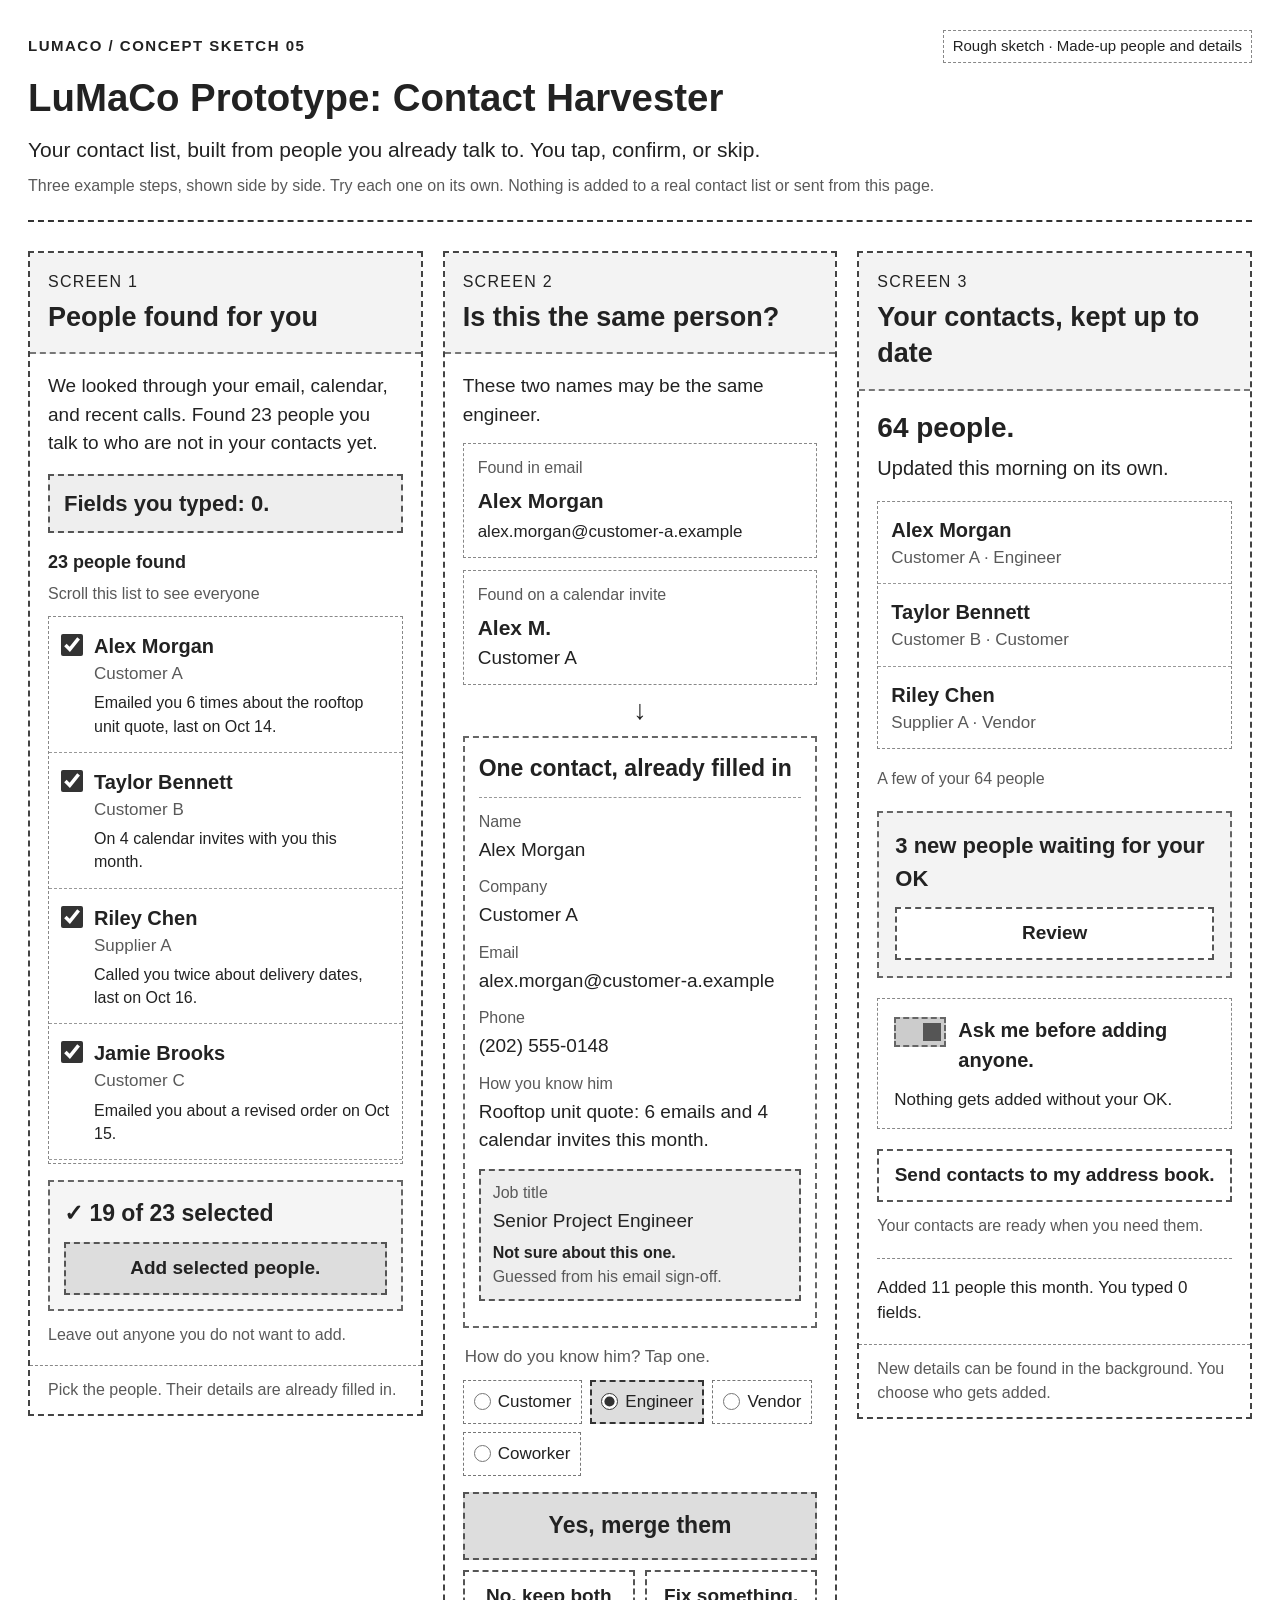
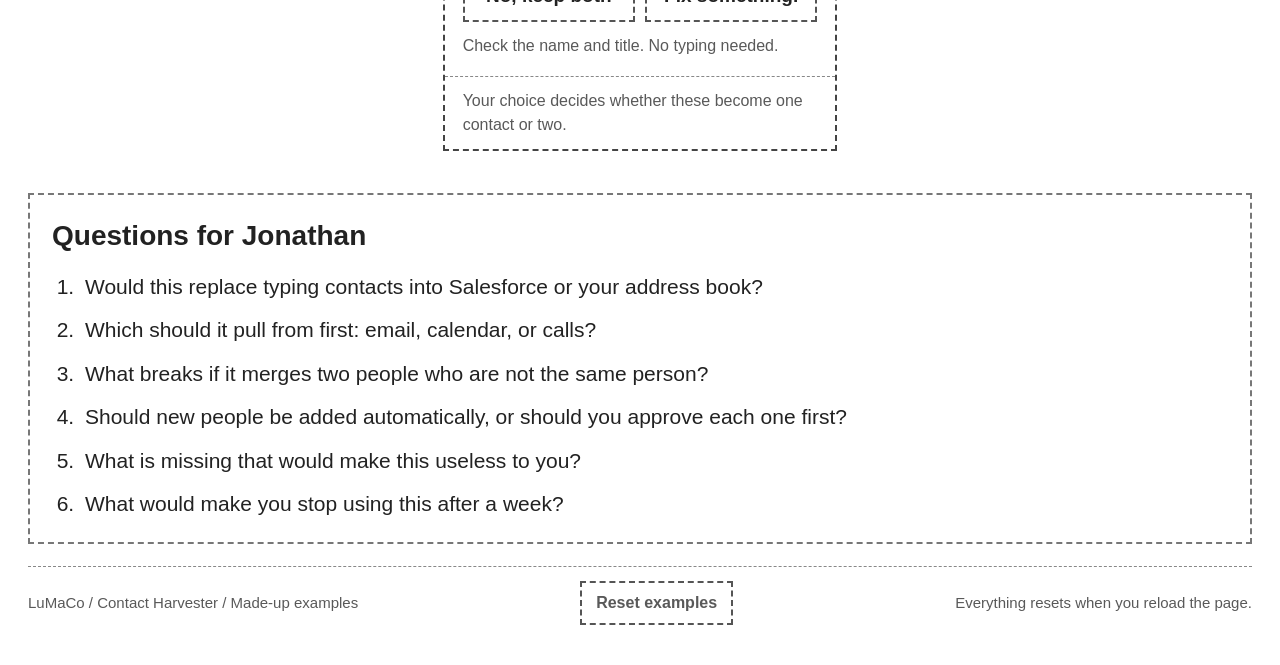
<file: reference-prototypes/01-contact-harvester.html>
<!doctype html>
<html lang="en">
<head>
  <meta charset="utf-8">
  <meta name="viewport" content="width=device-width, initial-scale=1">
  <meta name="color-scheme" content="light">
  <meta name="description" content="A rough, fictional contact-list sketch. Find people, check a possible match, and add them with taps instead of typing.">
  <title>LuMaCo Prototype: Contact Harvester</title>
  <style>
    :root { --ink:#222; --muted:#595959; --line:#888; --wash:#f3f3f3; --sketch:"Segoe Print","Bradley Hand","Comic Sans MS","Segoe UI",sans-serif; }
    * { box-sizing:border-box; }
    html { color-scheme:light; }
    body { margin:0; background:#fff; color:var(--ink); font:19px/1.5 "Segoe UI",Arial,sans-serif; }
    h1,h2,h3,p { margin:0; }
    h1,h2,h3,.screen-number { font-family:var(--sketch); }
    button,input { font:inherit; color:inherit; }
    button { cursor:pointer; min-height:52px; border:2px dashed #555; border-radius:0; padding:10px 14px; background:#fff; font-size:19px; font-weight:650; }
    button:hover { background:#eee; }
    button:disabled { cursor:default; color:#666; background:#eee; }
    button:focus-visible,input:focus-visible,[tabindex]:focus-visible { outline:3px solid #222; outline-offset:4px; }
    button.primary { background:#ddd; }
    button.primary:hover:not(:disabled) { background:#ccc; }
    [hidden] { display:none !important; }
    .page { max-width:1800px; margin:auto; padding:30px 28px 40px; }
    .page-header { border-bottom:2px dashed #333; padding-bottom:22px; margin-bottom:24px; }
    .header-top { display:flex; justify-content:space-between; align-items:center; flex-wrap:wrap; gap:12px; margin-bottom:10px; }
    .eyebrow { font-size:15px; text-transform:uppercase; letter-spacing:.1em; font-weight:700; }
    .badge { display:inline-block; border:1px dashed #888; background:#fff; padding:4px 9px; font-size:15px; }
    h1 { font-size:clamp(30px,3vw,42px); line-height:1.3; }
    .intro { margin-top:12px; font-size:21px; }
    .small-note { font-size:16px; color:var(--muted); }
    .page-header .small-note { margin-top:8px; }
    .scroll-hint { display:none; margin-bottom:14px; font-size:17px; color:var(--muted); }
    .board-wrap { overflow-x:auto; padding:5px 5px 14px; margin:0 -5px; }
    .board { display:grid; grid-template-columns:repeat(3,minmax(0,1fr)); gap:20px; min-width:1140px; align-items:start; }
    .screen { border:2px dashed #444; min-width:0; background:#fff; }
    .screen-heading { border-bottom:2px dashed #777; padding:17px 18px; background:#f3f3f3; }
    .screen-number { font-size:16px; text-transform:uppercase; letter-spacing:.08em; margin-bottom:5px; }
    h2 { font-size:27px; line-height:1.35; }
    .screen-body { padding:18px; }
    .lead { font-size:19px; line-height:1.5; }
    .zero-counter { border:2px dashed #555; background:#eee; padding:11px 14px; margin:16px 0; font-size:22px; font-weight:700; }
    .list-heading { display:flex; justify-content:space-between; align-items:baseline; flex-wrap:wrap; gap:6px; margin-bottom:10px; }
    .list-heading strong { font-size:18px; }
    .people-list { list-style:none; padding:0; margin:0; max-height:548px; overflow-y:auto; border:1px dashed #888; }
    .people-list li + li { border-top:1px dashed #999; }
    .person-row { display:flex; align-items:flex-start; gap:11px; padding:14px 12px; cursor:pointer; }
    input[type=checkbox],input[type=radio] { accent-color:#333; width:22px; height:22px; margin:3px 0 0; flex:0 0 22px; }
    .person-name { display:block; font-size:20px; font-weight:650; }
    .company { display:block; color:var(--muted); font-size:17px; }
    .how-found { display:block; font-size:16px; margin-top:5px; line-height:1.45; }
    .selection-footer { border:2px dashed #666; padding:14px; margin-top:16px; background:#f5f5f5; }
    .selection-total { font-size:23px; font-weight:700; margin-bottom:12px; }
    .selection-total::before { content:"✓ "; }
    .wide-button { width:100%; }
    .status { font-size:16px; margin-top:12px; min-height:24px; color:var(--muted); }
    .screen-footer { padding:12px 18px; border-top:1px dashed #888; font-size:16px; color:var(--muted); }
    .match-card { border:1px dashed #888; padding:12px 14px; margin-bottom:12px; }
    .match-card .small-note { display:block; margin-bottom:5px; }
    .match-card strong { display:block; font-size:21px; }
    .email { font-size:17px; overflow-wrap:anywhere; }
    .merge-arrow { text-align:center; font-size:27px; line-height:1; padding:0 0 12px; }
    h3 { font-size:23px; line-height:1.4; }
    .contact-card { border:2px dashed #666; padding:14px; }
    .contact-card h3 { padding-bottom:12px; margin-bottom:12px; border-bottom:1px dashed #999; }
    .contact-fields { padding:0; margin:0; }
    .contact-fields > div { margin-bottom:11px; }
    .contact-fields dt { color:var(--muted); font-size:16px; margin-bottom:2px; }
    .contact-fields dd { margin:0; font-size:19px; overflow-wrap:anywhere; }
    .contact-fields .uncertain { background:#eee; border:2px dashed #555; padding:10px 12px; margin-top:14px; }
    .uncertain .check-label { display:block; margin-top:6px; font-size:16px; font-weight:650; }
    fieldset { min-width:0; margin:16px 0; padding:0; border:0; }
    legend { font-size:17px; color:var(--muted); margin-bottom:10px; }
    .chips { display:flex; flex-wrap:wrap; gap:8px; }
    .chip { cursor:pointer; border:1px dashed #777; padding:7px 10px; min-height:44px; display:flex; align-items:center; gap:7px; font-size:17px; }
    .chip input { width:17px; height:17px; flex:0 0 17px; margin:0; }
    .chip:has(input:checked) { background:#ddd; border:2px dashed #333; padding:6px 9px; }
    .merge-actions { display:grid; grid-template-columns:1fr 1fr; gap:10px; }
    .merge-actions .merge-primary { grid-column:1 / -1; min-height:68px; font-size:23px; }
    .fix-panel { margin-top:16px; border:2px dashed #777; background:#f5f5f5; padding:14px; }
    .fix-panel h3 { font-size:21px; margin-bottom:9px; }
    .fix-options { display:grid; grid-template-columns:1fr; gap:9px; }
    .fix-options button { min-height:46px; font-size:17px; text-align:left; }
    .fix-panel .small-note { margin-bottom:12px; }
    .count-heading { font-size:28px; font-weight:650; line-height:1.35; }
    .count-subtitle { margin-top:6px; font-size:20px; }
    .saved-contacts { list-style:none; padding:0; margin:18px 0; border:1px dashed #888; }
    .saved-contacts li { padding:13px; }
    .saved-contacts li + li { border-top:1px dashed #999; }
    .waiting { border:2px dashed #666; padding:16px; background:#f3f3f3; margin:20px 0; }
    .waiting p { font-size:22px; font-weight:600; margin-bottom:12px; }
    .waiting button { width:100%; }
    .waiting-people { list-style:none; margin:14px 0 0; padding:0; background:#fff; }
    .waiting-people li { border:1px dashed #999; }
    .waiting-people li + li { border-top:0; }
    .waiting-people .person-row { padding:12px 10px; }
    .waiting-actions { margin-top:12px; display:grid; gap:9px; }
    .settings { border:1px dashed #888; padding:16px; margin-bottom:20px; }
    .toggle-label { display:flex; align-items:flex-start; gap:12px; cursor:pointer; font-size:20px; font-weight:600; }
    .toggle-label input { position:absolute; opacity:0; width:1px; height:1px; }
    .switch { width:52px; height:30px; flex:0 0 52px; background:#eee; border:2px dashed #666; padding:3px; display:flex; align-items:center; margin-top:2px; }
    .switch::before { content:""; display:block; width:18px; height:18px; background:#555; }
    .toggle-label input:checked + .switch { background:#ccc; justify-content:flex-end; }
    .toggle-label input:focus-visible + .switch { outline:3px solid #222; outline-offset:4px; }
    .settings p { font-size:17px; margin-top:12px; }
    .monthly-total { border-top:1px dashed #888; padding-top:16px; margin-top:20px; font-size:17px; }
    .feedback { margin-top:28px; border:2px dashed #777; padding:22px; }
    .feedback h2 { font-size:28px; margin-bottom:16px; }
    .questions { padding-left:28px; margin:0; }
    .questions li { font-size:21px; padding-left:5px; margin-bottom:12px; }
    .questions li:last-child { margin-bottom:0; }
    .page-footer { margin-top:22px; border-top:1px dashed #888; padding-top:14px; display:flex; justify-content:space-between; align-items:center; flex-wrap:wrap; gap:12px; font-size:15px; color:var(--muted); }
    .reset { min-height:44px; font-size:16px; padding:7px 14px; }
    @media (max-width:1250px) { .scroll-hint { display:block; } .page { padding:24px 18px; } .board { gap:16px; } }
    @media (max-width:600px) { .page { padding:20px 14px; } .intro { font-size:19px; } .feedback { padding:18px; } .questions li { font-size:19px; } }
    @media print {
      @page { size:landscape; margin:10mm; }
      .page { max-width:none; padding:0; }
      .board-wrap { overflow:visible; }
      .board { min-width:0; gap:10px; align-items:start; }
      .screen-body,.screen-heading { padding:12px; }
      .screen { break-inside:avoid; }
      h2 { font-size:21px; }
      .people-list { max-height:530px; overflow:hidden; }
      .scroll-hint,.reset,.fix-panel { display:none; }
      .feedback { break-inside:avoid; }
    }
  </style>
</head>
<body>
<main class="page">
  <header class="page-header">
    <div class="header-top"><span class="eyebrow">LuMaCo / Concept sketch 05</span><span class="badge">Rough sketch · Made-up people and details</span></div>
    <h1>LuMaCo Prototype: Contact Harvester</h1>
    <p class="intro">Your contact list, built from people you already talk to. You tap, confirm, or skip.</p>
    <p class="small-note">Three example steps, shown side by side. Try each one on its own. Nothing is added to a real contact list or sent from this page.</p>
  </header>
  <p class="scroll-hint">The three screens stay side by side. Scroll sideways to see the next screen on a smaller window.</p>

  <div class="board-wrap" tabindex="0" role="region" aria-label="Three prototype screens, side by side">
    <div class="board">
      <section class="screen" id="found" aria-labelledby="found-title">
        <header class="screen-heading"><p class="screen-number">Screen 1</p><h2 id="found-title">People found for you</h2></header>
        <div class="screen-body">
          <p class="lead">We looked through your email, calendar, and recent calls. Found 23 people you talk to who are not in your contacts yet.</p>
          <p class="zero-counter">Fields you typed: 0.</p>
          <div class="list-heading"><strong>23 people found</strong><span class="small-note">Scroll this list to see everyone</span></div>
          <ul class="people-list" aria-label="23 people found" tabindex="0">
            <li><label class="person-row"><input id="found-01" type="checkbox" checked><span><span class="person-name">Alex Morgan</span><span class="company">Customer A</span><span class="how-found">Emailed you 6 times about the rooftop unit quote, last on Oct 14.</span></span></label></li>
            <li><label class="person-row"><input id="found-02" type="checkbox" checked><span><span class="person-name">Taylor Bennett</span><span class="company">Customer B</span><span class="how-found">On 4 calendar invites with you this month.</span></span></label></li>
            <li><label class="person-row"><input id="found-03" type="checkbox" checked><span><span class="person-name">Riley Chen</span><span class="company">Supplier A</span><span class="how-found">Called you twice about delivery dates, last on Oct 16.</span></span></label></li>
            <li><label class="person-row"><input id="found-04" type="checkbox" checked><span><span class="person-name">Jamie Brooks</span><span class="company">Customer C</span><span class="how-found">Emailed you about a revised order on Oct 15.</span></span></label></li>
            <li><label class="person-row"><input id="found-05" type="checkbox" checked><span><span class="person-name">Sam Rivera</span><span class="company">Customer D</span><span class="how-found">On 3 project calls with you this month.</span></span></label></li>
            <li><label class="person-row"><input id="found-06" type="checkbox" checked><span><span class="person-name">Jordan Patel</span><span class="company">Partner A</span><span class="how-found">Joined your project check-in on Oct 13.</span></span></label></li>
            <li><label class="person-row"><input id="found-07" type="checkbox" checked><span><span class="person-name">Casey Ellis</span><span class="company">Customer E</span><span class="how-found">Emailed you 4 times about a quote this month.</span></span></label></li>
            <li><label class="person-row"><input id="found-08" type="checkbox" checked><span><span class="person-name">Drew Parker</span><span class="company">Supplier B</span><span class="how-found">Called you about an order on Oct 12.</span></span></label></li>
            <li><label class="person-row"><input id="found-09" type="checkbox" checked><span><span class="person-name">Morgan Shaw</span><span class="company">Customer F</span><span class="how-found">On 2 calendar invites for the same project.</span></span></label></li>
            <li><label class="person-row"><input id="found-10" type="checkbox" checked><span><span class="person-name">Avery Cole</span><span class="company">Customer G</span><span class="how-found">Emailed you drawings to review on Oct 17.</span></span></label></li>
            <li><label class="person-row"><input id="found-11" type="checkbox" checked><span><span class="person-name">Lee Torres</span><span class="company">Partner B</span><span class="how-found">On your planning meeting invite from Oct 10.</span></span></label></li>
            <li><label class="person-row"><input id="found-12" type="checkbox" checked><span><span class="person-name">Cameron Reed</span><span class="company">Customer H</span><span class="how-found">Called you 3 times about the next order.</span></span></label></li>
            <li><label class="person-row"><input id="found-13" type="checkbox" checked><span><span class="person-name">Quinn Lewis</span><span class="company">Customer I</span><span class="how-found">Emailed you about a site visit on Oct 18.</span></span></label></li>
            <li><label class="person-row"><input id="found-14" type="checkbox" checked><span><span class="person-name">Dana Kim</span><span class="company">Supplier C</span><span class="how-found">On your delivery check-in invite this week.</span></span></label></li>
            <li><label class="person-row"><input id="found-15" type="checkbox" checked><span><span class="person-name">Robin Bell</span><span class="company">Customer J</span><span class="how-found">Emailed you 5 times about service options.</span></span></label></li>
            <li><label class="person-row"><input id="found-16" type="checkbox" checked><span><span class="person-name">Skyler Hayes</span><span class="company">Partner C</span><span class="how-found">Called you after the project meeting on Oct 19.</span></span></label></li>
            <li><label class="person-row"><input id="found-17" type="checkbox" checked><span><span class="person-name">Reese Allen</span><span class="company">Customer K</span><span class="how-found">On 3 calendar invites with you this month.</span></span></label></li>
            <li><label class="person-row"><input id="found-18" type="checkbox" checked><span><span class="person-name">Devon Cruz</span><span class="company">Customer L</span><span class="how-found">Emailed you a purchase order on Oct 20.</span></span></label></li>
            <li><label class="person-row"><input id="found-19" type="checkbox" checked><span><span class="person-name">Peyton Ross</span><span class="company">Supplier D</span><span class="how-found">Called you about available parts on Oct 21.</span></span></label></li>
            <li><label class="person-row"><input id="found-20" type="checkbox"><span><span class="person-name">Harper Lane</span><span class="company">Customer M</span><span class="how-found">On one meeting invite with you this month.</span></span></label></li>
            <li><label class="person-row"><input id="found-21" type="checkbox"><span><span class="person-name">Elliot Ford</span><span class="company">Partner D</span><span class="how-found">Copied on an email about a quote on Oct 11.</span></span></label></li>
            <li><label class="person-row"><input id="found-22" type="checkbox"><span><span class="person-name">Finley Gray</span><span class="company">Customer N</span><span class="how-found">Joined one calendar invite on Oct 9.</span></span></label></li>
            <li><label class="person-row"><input id="found-23" type="checkbox"><span><span class="person-name">Blair Scott</span><span class="company">Supplier E</span><span class="how-found">Emailed you once about a part on Oct 8.</span></span></label></li>
          </ul>
          <div class="selection-footer"><p class="selection-total" id="selection-total">19 of 23 selected</p><button class="primary wide-button" id="add-selected" type="button">Add selected people.</button></div>
          <p class="status" id="found-status" role="status" aria-live="polite">Leave out anyone you do not want to add.</p>
        </div>
        <footer class="screen-footer">Pick the people. Their details are already filled in.</footer>
      </section>

      <section class="screen" id="match" aria-labelledby="match-title">
        <header class="screen-heading"><p class="screen-number">Screen 2</p><h2 id="match-title">Is this the same person?</h2></header>
        <div class="screen-body">
          <p class="lead" style="margin-bottom:14px">These two names may be the same engineer.</p>
          <div class="match-card"><span class="small-note">Found in email</span><strong>Alex Morgan</strong><span class="email">alex.morgan@customer-a.example</span></div>
          <div class="match-card"><span class="small-note">Found on a calendar invite</span><strong>Alex M.</strong><span>Customer A</span></div>
          <div class="merge-arrow" aria-hidden="true">↓</div>
          <article class="contact-card"><h3>One contact, already filled in</h3><dl class="contact-fields"><div><dt>Name</dt><dd id="contact-name">Alex Morgan</dd></div><div><dt>Company</dt><dd>Customer A</dd></div><div><dt>Email</dt><dd class="email">alex.morgan@customer-a.example</dd></div><div><dt>Phone</dt><dd id="contact-phone">(202) 555-0148</dd></div><div><dt>How you know him</dt><dd>Rooftop unit quote: 6 emails and 4 calendar invites this month.</dd></div><div class="uncertain"><dt>Job title</dt><dd id="contact-title">Senior Project Engineer</dd><span class="check-label" id="title-check">Not sure about this one.</span><p class="small-note">Guessed from his email sign-off.</p></div></dl></article>
          <fieldset id="relationship-options"><legend>How do you know him? Tap one.</legend><div class="chips"><label class="chip"><input type="radio" name="relationship" value="Customer">Customer</label><label class="chip"><input type="radio" name="relationship" value="Engineer" checked>Engineer</label><label class="chip"><input type="radio" name="relationship" value="Vendor">Vendor</label><label class="chip"><input type="radio" name="relationship" value="Coworker">Coworker</label></div></fieldset>
          <div class="merge-actions"><button class="primary merge-primary" id="merge" type="button">Yes, merge them</button><button id="keep-both" type="button">No, keep both</button><button id="fix" type="button" aria-expanded="false" aria-controls="fix-panel">Fix something.</button></div>
          <div class="fix-panel" id="fix-panel" hidden><h3>Tap what you want to change</h3><p class="small-note">Use a detail already found, leave it out, or skip for now.</p><div class="fix-options"><button id="name-email" type="button">Use the email name: Alex Morgan</button><button id="name-calendar" type="button">Use the calendar name: Alex M.</button><button id="title-engineer" type="button">Use the title: Engineer</button><button id="title-none" type="button">Leave the job title out</button><button id="phone-none" type="button">Leave the phone number out</button><button id="skip-match" type="button">Skip this person for now</button><button id="close-fix" type="button">Done fixing</button></div></div>
          <p class="status" id="match-status" role="status" aria-live="polite">Check the name and title. No typing needed.</p>
        </div>
        <footer class="screen-footer">Your choice decides whether these become one contact or two.</footer>
      </section>

      <section class="screen" id="contacts" aria-labelledby="contacts-title">
        <header class="screen-heading"><p class="screen-number">Screen 3</p><h2 id="contacts-title">Your contacts, kept up to date</h2></header>
        <div class="screen-body">
          <p class="count-heading" id="contact-count">64 people.</p><p class="count-subtitle">Updated this morning on its own.</p>
          <ul class="saved-contacts" aria-label="A few people already in your contacts"><li><span class="person-name">Alex Morgan</span><span class="company">Customer A · Engineer</span></li><li><span class="person-name">Taylor Bennett</span><span class="company">Customer B · Customer</span></li><li><span class="person-name">Riley Chen</span><span class="company">Supplier A · Vendor</span></li></ul>
          <p class="small-note" id="shown-count">A few of your 64 people</p>
          <div class="waiting"><p id="waiting-count">3 new people waiting for your OK</p><button id="review" type="button" aria-expanded="false" aria-controls="waiting-review">Review</button><div id="waiting-review" hidden><ul class="waiting-people"><li id="pending-row-1"><label class="person-row"><input type="checkbox" id="pending-1"><span><span class="person-name">Sam Rivera</span><span class="company">Customer D</span><span class="how-found">Found in your recent calls.</span></span></label></li><li id="pending-row-2"><label class="person-row"><input type="checkbox" id="pending-2"><span><span class="person-name">Jordan Patel</span><span class="company">Partner A</span><span class="how-found">Found on your calendar.</span></span></label></li><li id="pending-row-3"><label class="person-row"><input type="checkbox" id="pending-3"><span><span class="person-name">Jamie Brooks</span><span class="company">Customer C</span><span class="how-found">Found in your email.</span></span></label></li></ul><div class="waiting-actions"><button id="add-waiting" type="button" disabled>Add selected people</button><button id="later" type="button">Not now</button></div></div></div>
          <div class="settings"><label class="toggle-label"><input id="ask-first" type="checkbox" role="switch" checked aria-describedby="approval-help"><span class="switch" aria-hidden="true"></span><span>Ask me before adding anyone.</span></label><p id="approval-help">Nothing gets added without your OK.</p></div>
          <button class="wide-button" id="send" type="button">Send contacts to my address book.</button>
          <p class="status" id="contacts-status" role="status" aria-live="polite">Your contacts are ready when you need them.</p>
          <p class="monthly-total" id="monthly-total">Added 11 people this month. You typed 0 fields.</p>
        </div>
        <footer class="screen-footer">New details can be found in the background. You choose who gets added.</footer>
      </section>
    </div>
  </div>

  <section class="feedback" id="questions" aria-labelledby="questions-title"><h2 id="questions-title">Questions for Jonathan</h2><ol class="questions"><li>Would this replace typing contacts into Salesforce or your address book?</li><li>Which should it pull from first: email, calendar, or calls?</li><li>What breaks if it merges two people who are not the same person?</li><li>Should new people be added automatically, or should you approve each one first?</li><li>What is missing that would make this useless to you?</li><li>What would make you stop using this after a week?</li></ol></section>
  <footer class="page-footer"><span>LuMaCo / Contact Harvester / Made-up examples</span><button class="reset" id="reset" type="button">Reset examples</button><span>Everything resets when you reload the page.</span></footer>
</main>
<script>
  (() => {
    const el = id => document.getElementById(id);
    const found = Array.from({length:23},(_,i) => el('found-'+String(i+1).padStart(2,'0')));
    const relationships = Array.from(document.querySelectorAll('input[name="relationship"]'));
    let foundAdded = false;
    let matchDone = false;
    let people = 64;
    let monthly = 11;
    const pendingAdded = new Set();
    const selectedCount = () => found.filter(input => input.checked).length;
    const updateFound = () => {
      const count = selectedCount();
      el('selection-total').textContent = count+' of 23 selected';
      el('add-selected').disabled = count === 0 || foundAdded;
    };
    found.forEach(input => input.addEventListener('change',updateFound));
    el('add-selected').addEventListener('click',() => {
      if (foundAdded || selectedCount() === 0) return;
      foundAdded = true;
      const count = selectedCount();
      found.forEach(input => { input.disabled = true; });
      el('add-selected').disabled = true;
      el('selection-total').textContent = count+' of 23 added';
      el('found-status').textContent = count+' people added in this example. You typed 0 fields. The next screen is a separate example.';
    });
    const setFix = open => {
      el('fix-panel').hidden = !open;
      el('fix').setAttribute('aria-expanded',String(open));
    };
    const finishMatch = message => {
      matchDone = true;
      setFix(false);
      ['merge','keep-both','fix'].forEach(id => { el(id).disabled = true; });
      relationships.forEach(input => { input.disabled = true; });
      el('match-status').textContent = message;
    };
    el('merge').addEventListener('click',() => {
      if (matchDone) return;
      const relationship = relationships.find(input => input.checked).value;
      el('title-check').textContent = 'Reviewed by you.';
      finishMatch('Added one contact: '+el('contact-name').textContent+'. Saved as '+relationship+' in this example. You typed 0 fields.');
    });
    el('keep-both').addEventListener('click',() => {
      if (matchDone) return;
      finishMatch('Kept both people separate in this example. You typed 0 fields.');
    });
    el('fix').addEventListener('click',() => { if (!matchDone) setFix(el('fix-panel').hidden); });
    const fixValue = (button,field,value,message) => el(button).addEventListener('click',() => {
      if (matchDone) return;
      el(field).textContent = value;
      el('match-status').textContent = message+' Nothing added yet.';
    });
    fixValue('name-email','contact-name','Alex Morgan','Using the full name found in email.');
    fixValue('name-calendar','contact-name','Alex M.','Using the name found on the calendar invite.');
    fixValue('title-engineer','contact-title','Engineer','You chose Engineer.');
    fixValue('title-none','contact-title','Left out','Job title left out.');
    fixValue('phone-none','contact-phone','Left out','Phone number left out.');
    ['title-engineer','title-none'].forEach(id => el(id).addEventListener('click',() => {
      if (!matchDone) el('title-check').textContent = 'Chosen by you.';
    }));
    el('close-fix').addEventListener('click',() => { setFix(false); el('fix').focus(); });
    el('skip-match').addEventListener('click',() => {
      if (!matchDone) finishMatch('Skipped for now. Neither entry was added in this example.');
    });
    const pending = [1,2,3].map(i => el('pending-'+i));
    const updatePending = () => {
      const remaining = 3-pendingAdded.size;
      el('waiting-count').textContent = remaining === 0 ? 'No new people waiting for your OK' : remaining+' new '+(remaining === 1 ? 'person' : 'people')+' waiting for your OK';
      el('add-waiting').disabled = !pending.some((input,i) => input.checked && !pendingAdded.has(i));
      el('review').disabled = remaining === 0;
    };
    const setReview = open => {
      el('waiting-review').hidden = !open;
      el('review').setAttribute('aria-expanded',String(open));
      el('review').textContent = open ? 'Close review' : 'Review';
    };
    el('review').addEventListener('click',() => setReview(el('waiting-review').hidden));
    el('later').addEventListener('click',() => {
      setReview(false);
      el('contacts-status').textContent = 'Left for later. No one was added.';
    });
    pending.forEach(input => input.addEventListener('change',updatePending));
    el('add-waiting').addEventListener('click',() => {
      let added = 0;
      pending.forEach((input,i) => {
        if (input.checked && !pendingAdded.has(i)) {
          pendingAdded.add(i);
          input.disabled = true;
          el('pending-row-'+(i+1)).hidden = true;
          added++;
        }
      });
      if (added === 0) return;
      people += added;
      monthly += added;
      el('contact-count').textContent = people+' people.';
      el('shown-count').textContent = 'A few of your '+people+' people';
      el('monthly-total').textContent = 'Added '+monthly+' people this month. You typed 0 fields.';
      el('contacts-status').textContent = 'Added '+added+' '+(added === 1 ? 'person' : 'people')+' with your OK in this example. You typed 0 fields.';
      updatePending();
      if (pendingAdded.size === 3) setReview(false);
    });
    el('ask-first').addEventListener('change',() => {
      el('approval-help').textContent = el('ask-first').checked ? 'Nothing gets added without your OK.' : 'New people can be added without asking. The people already waiting still need your OK.';
    });
    el('send').addEventListener('click',() => {
      el('contacts-status').textContent = people+' people would go to your address book. Nothing is sent from this sketch.';
    });
    el('reset').addEventListener('click',() => window.location.reload());
  })();
</script>
</body>
</html>
</file>
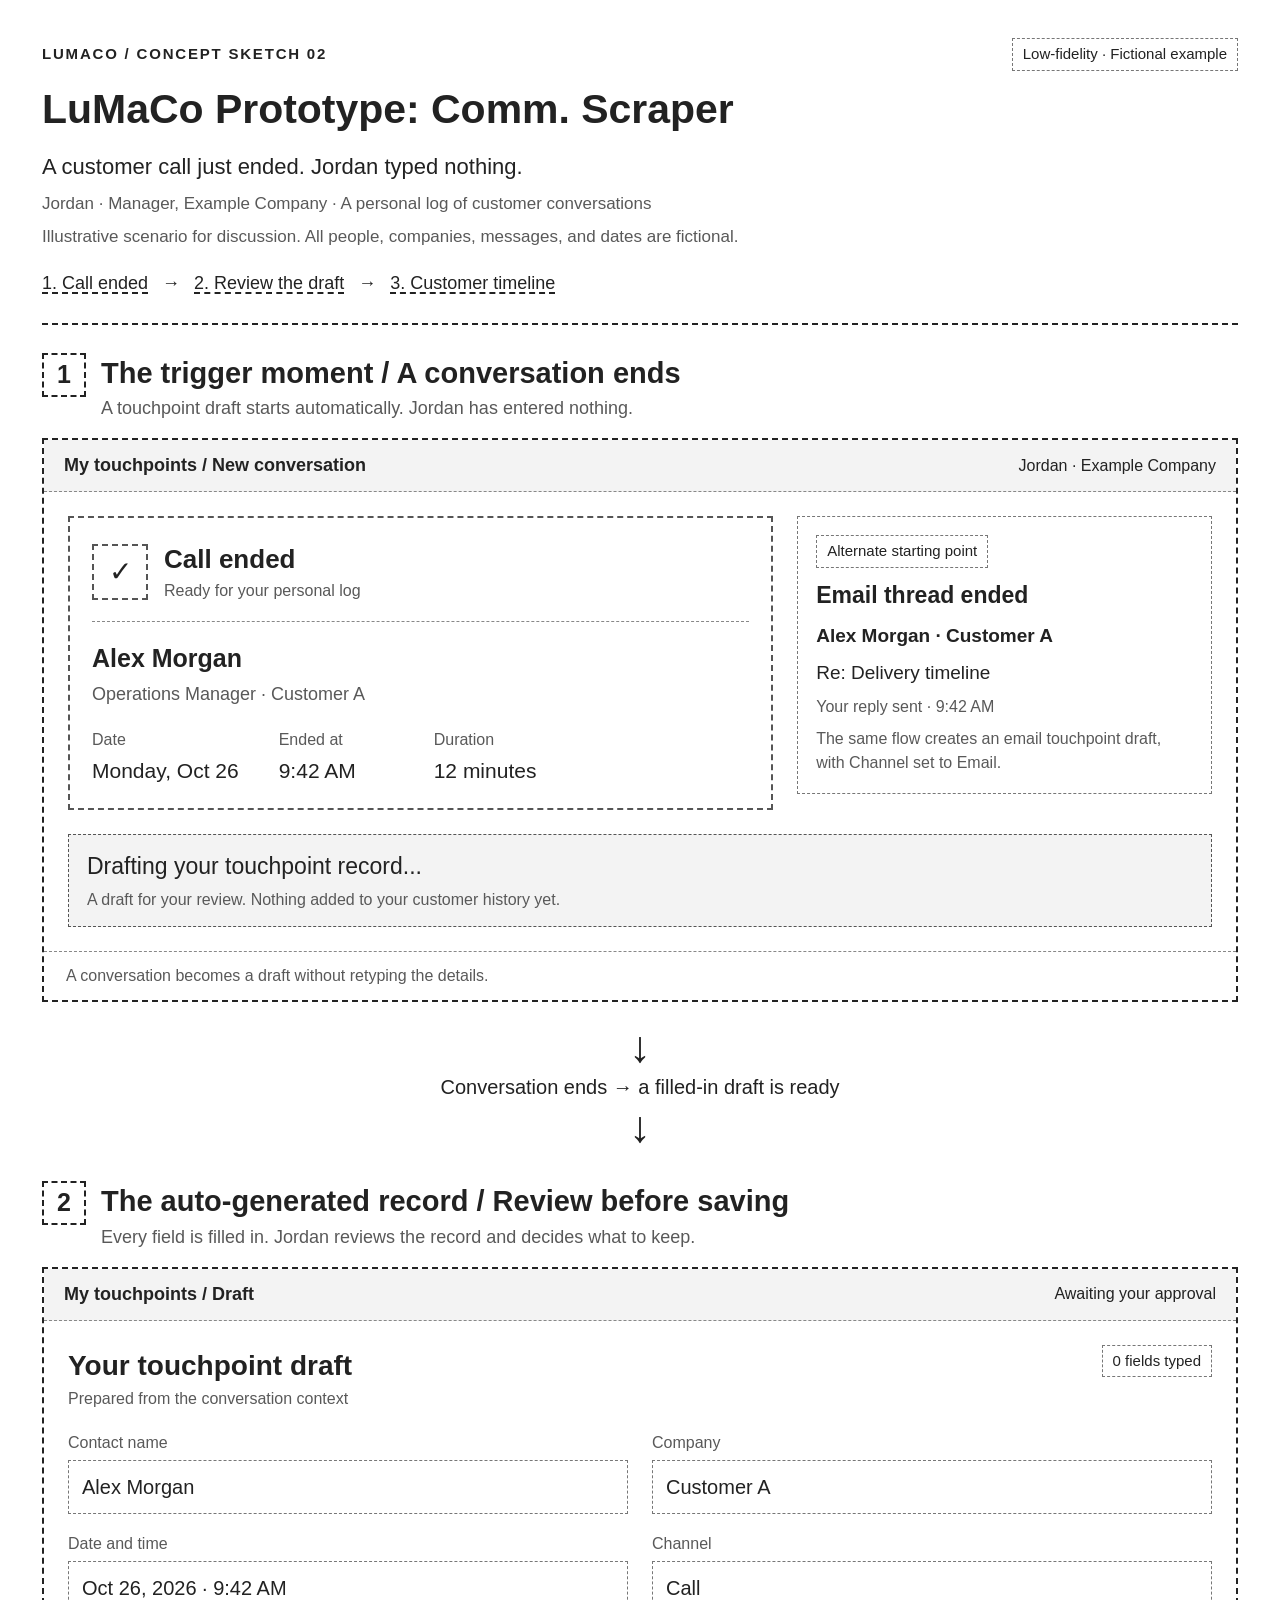
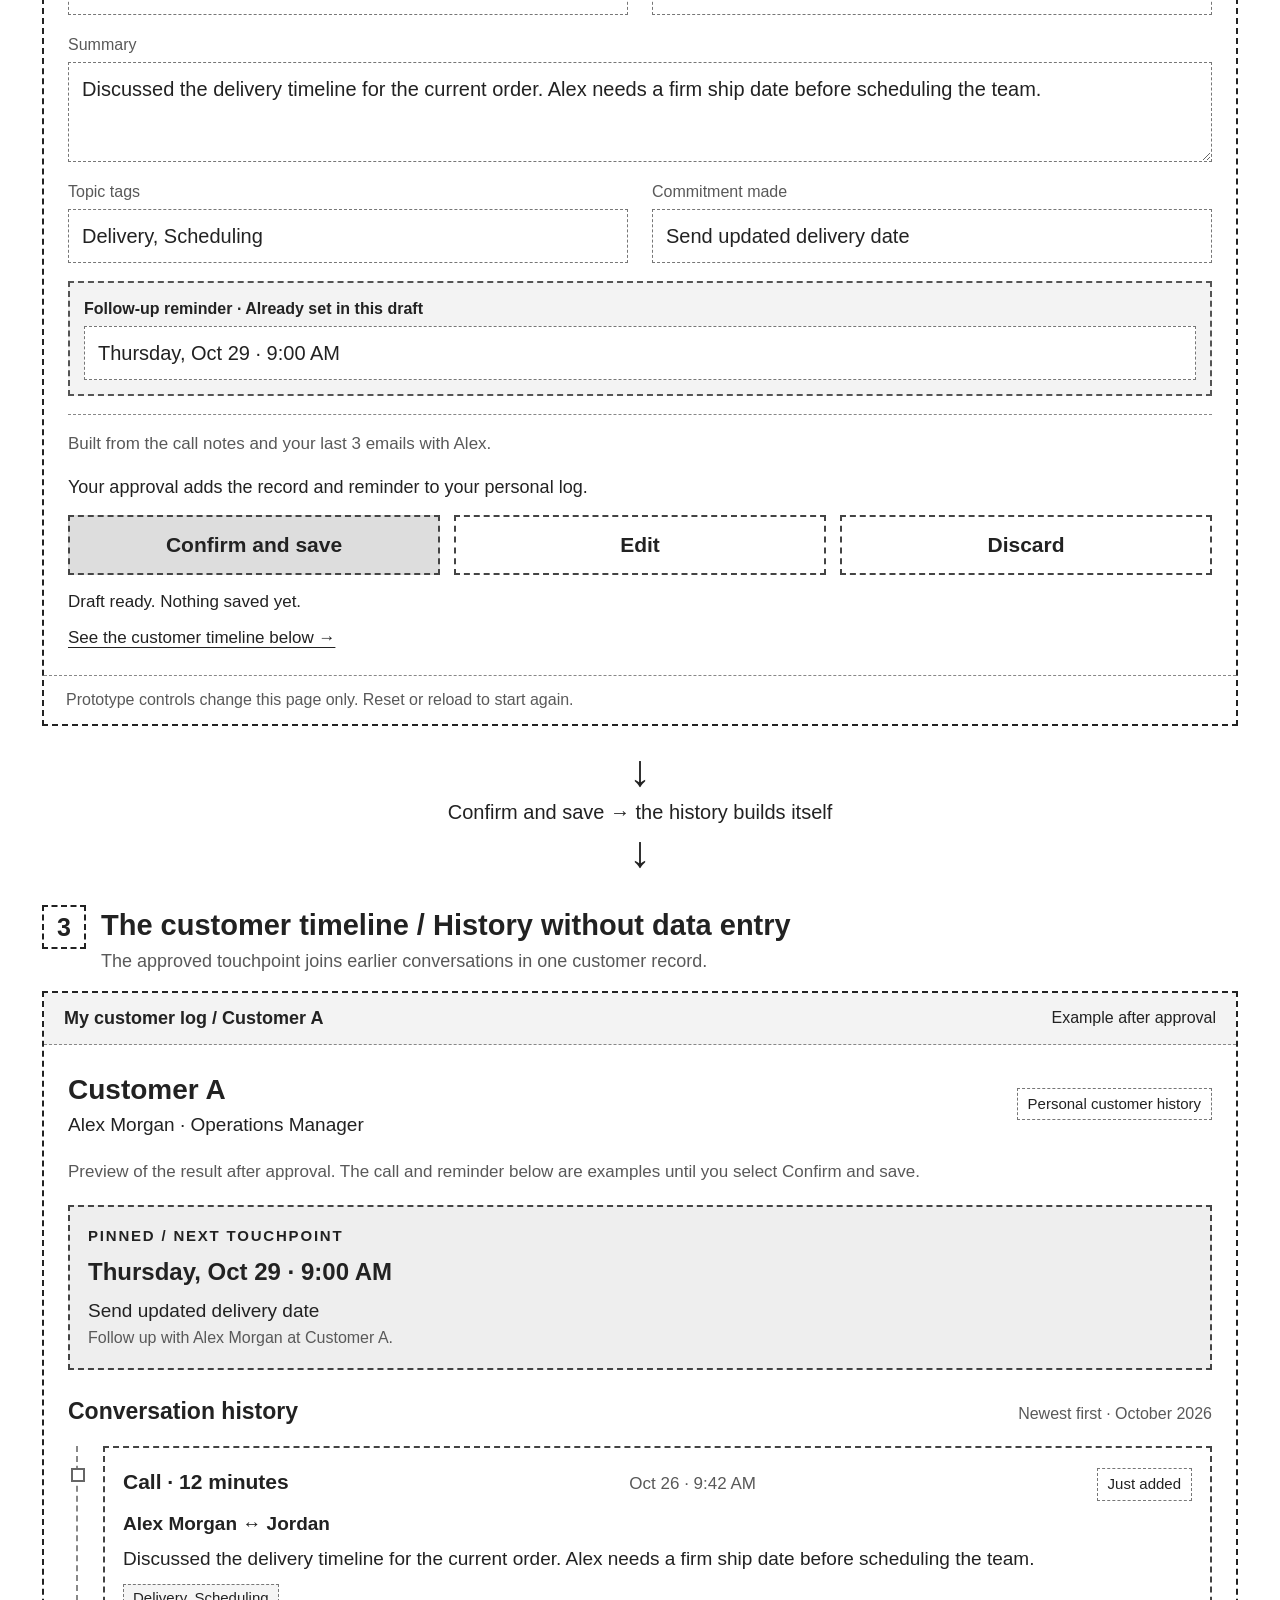
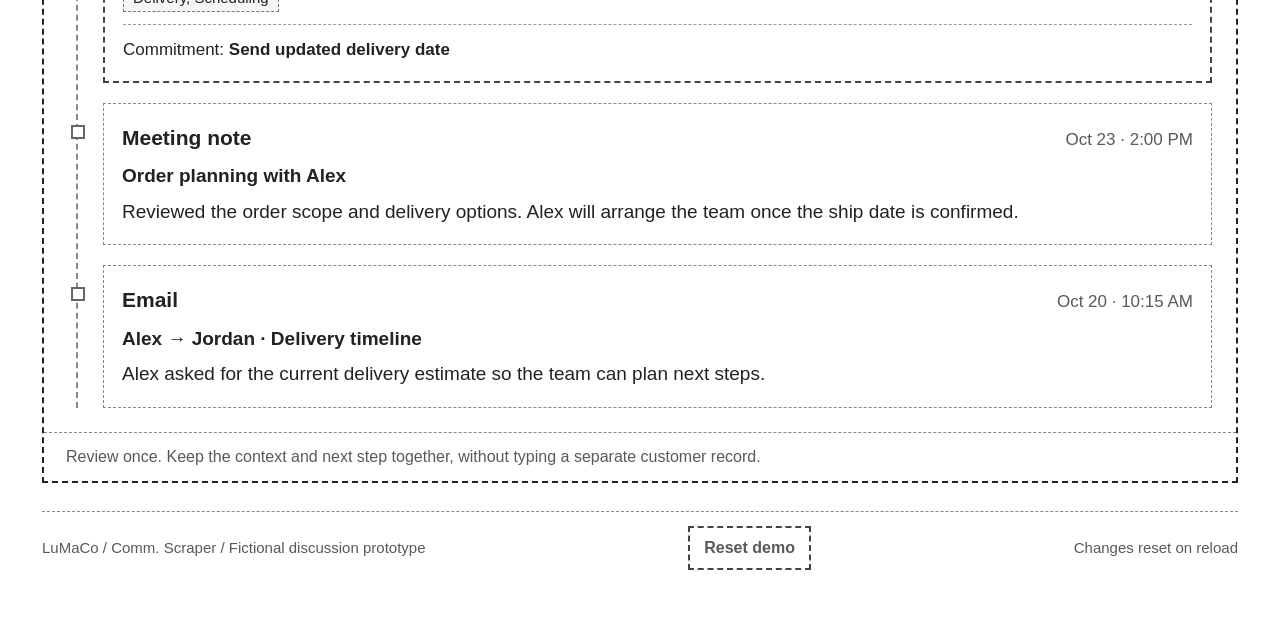
<file: reference-prototypes/02-communication-scraper.html>
<!doctype html>
<html lang="en">
<head>
  <meta charset="utf-8">
  <meta name="viewport" content="width=device-width, initial-scale=1">
  <meta name="color-scheme" content="light">
  <meta name="description" content="A fictional personal touchpoint log: call ended, draft reviewed, customer history updated.">
  <title>LuMaCo Prototype: Comm. Scraper</title>
  <style>
    :root { --ink:#222; --muted:#595959; --line:#888; --wash:#f3f3f3; --sketch:"Segoe Print","Bradley Hand","Comic Sans MS","Segoe UI",sans-serif; }
    * { box-sizing:border-box; }
    html { scroll-behavior:smooth; scroll-padding-top:24px; }
    body { margin:0; background:#fff; color:var(--ink); font:19px/1.5 "Segoe UI",Arial,sans-serif; }
    h1,h2,h3,p { margin:0; }
    h1,h2,h3,.step,.flow,.call-mark { font-family:var(--sketch); }
    a { color:inherit; text-underline-offset:4px; }
    button,input,textarea { font:inherit; color:inherit; }
    a:focus-visible,button:focus-visible,input:focus-visible,textarea:focus-visible { outline:3px solid #222; outline-offset:4px; }
    button { cursor:pointer; border:2px dashed #444; border-radius:0; background:#fff; padding:12px 24px; min-height:56px; font-size:21px; font-weight:650; }
    button:hover { background:#eee; }
    button:disabled { cursor:default; color:#666; background:#eee; }
    button.primary { background:#ddd; }
    button.primary:hover:not(:disabled) { background:#ccc; }
    [hidden] { display:none !important; }
    .page { max-width:1400px; margin:auto; padding:38px 42px 48px; }
    .page-header { border-bottom:2px dashed var(--ink); padding-bottom:26px; }
    .header-top { display:flex; align-items:center; justify-content:space-between; gap:16px; margin-bottom:12px; }
    .eyebrow { font-size:15px; letter-spacing:.12em; text-transform:uppercase; font-weight:700; }
    .badge { display:inline-block; border:1px dashed #777; padding:4px 10px; font-size:15px; background:#fff; }
    h1 { font-size:clamp(30px,3.2vw,43px); line-height:1.3; }
    .scenario { margin-top:14px; font-size:22px; }
    .context { color:var(--muted); margin-top:8px; font-size:17px; }
    .flow-nav { display:flex; flex-wrap:wrap; align-items:center; gap:14px; padding-top:20px; font-size:18px; }
    .flow-nav a { text-decoration-style:dashed; }
    .screen { margin-top:28px; scroll-margin-top:24px; }
    .screen-title { display:flex; align-items:flex-start; gap:15px; margin-bottom:16px; }
    .step { width:44px; height:44px; flex:0 0 44px; display:grid; place-items:center; border:2px dashed var(--ink); font-size:25px; font-weight:700; }
    h2 { font-size:29px; line-height:1.4; }
    .screen-description { font-size:18px; color:var(--muted); margin-top:2px; }
    .window { border:2px dashed var(--ink); }
    .window-bar { border-bottom:1px dashed var(--line); padding:12px 20px; display:flex; justify-content:space-between; align-items:center; flex-wrap:wrap; gap:8px; background:var(--wash); font-size:16px; }
    .window-bar strong { font-size:18px; }
    .window-body { padding:24px; }
    .window-footer { border-top:1px dashed var(--line); padding:12px 22px; font-size:16px; color:var(--muted); }
    .small-note { font-size:16px; color:var(--muted); }
    .trigger-grid { display:grid; grid-template-columns:1.7fr 1fr; gap:24px; align-items:start; }
    .call-panel { border:2px dashed #555; padding:22px; }
    .call-heading { display:flex; align-items:center; gap:16px; padding-bottom:18px; margin-bottom:18px; border-bottom:1px dashed var(--line); }
    .call-mark { width:56px; height:56px; display:grid; place-items:center; border:2px dashed #555; font-size:28px; }
    h3 { font-size:26px; }
    .contact-name { font-size:25px; font-weight:650; }
    .contact-role { color:var(--muted); font-size:18px; margin-top:3px; }
    .call-meta { display:flex; flex-wrap:wrap; gap:20px 40px; margin:20px 0 0; }
    .call-meta div { min-width:115px; }
    dt { color:var(--muted); font-size:16px; margin-bottom:3px; }
    dd { margin:0; font-size:21px; }
    .alternate { border:1px dashed #777; padding:18px; }
    .alternate h3 { font-size:23px; margin:10px 0; }
    .alternate p + p { margin-top:8px; }
    .drafting { margin-top:24px; border:1px dashed #555; padding:14px 18px; background:var(--wash); font-size:23px; font-family:var(--sketch); }
    .drafting .small-note { display:block; font-family:"Segoe UI",Arial,sans-serif; margin-top:4px; }
    .flow { display:flex; flex-direction:column; align-items:center; margin:20px 0 8px; text-align:center; font-size:20px; }
    .arrow { font-family:Arial,sans-serif; font-size:44px; line-height:1.15; }
    .record-heading { display:flex; justify-content:space-between; align-items:flex-start; flex-wrap:wrap; gap:12px; margin-bottom:20px; }
    .record-heading h3 { font-size:28px; }
    .record-grid { display:grid; grid-template-columns:repeat(2,minmax(0,1fr)); gap:18px 24px; }
    .field { display:block; min-width:0; }
    .field > span { display:block; font-size:16px; color:var(--muted); margin-bottom:5px; }
    .field input,.field textarea { display:block; width:100%; min-width:0; border:1px dashed #777; border-radius:0; padding:11px 13px; background:#fff; font-size:20px; }
    .field textarea { resize:vertical; min-height:100px; }
    .field input[readonly],.field textarea[readonly] { cursor:default; }
    .editing input,.editing textarea { background:#f5f5f5; border:2px dashed #333; padding:10px 12px; }
    .full-width { grid-column:1 / -1; }
    .reminder-field { border:2px dashed #555; padding:14px; background:var(--wash); }
    .reminder-field > span { font-weight:700; color:var(--ink); }
    .source { margin-top:18px; padding-top:16px; border-top:1px dashed var(--line); font-size:17px; color:var(--muted); }
    .review-note { margin:18px 0 14px; font-size:18px; }
    .button-row { display:flex; flex-wrap:wrap; gap:14px; }
    .button-row button { flex:1; }
    .status { min-height:28px; margin-top:14px; font-size:17px; }
    .next-link { display:inline-block; margin-top:8px; font-size:17px; }
    .customer-heading { display:flex; justify-content:space-between; align-items:center; flex-wrap:wrap; gap:12px; margin-bottom:20px; }
    .customer-heading h3 { font-size:28px; }
    .pinned { border:2px dashed #444; background:#eee; padding:18px; margin-bottom:24px; }
    .pinned .eyebrow { margin-bottom:7px; }
    .pinned h3 { font-size:24px; margin-bottom:7px; }
    .preview-note { font-size:17px; color:var(--muted); margin:0 0 20px; }
    .timeline-label { display:flex; justify-content:space-between; align-items:baseline; gap:12px; flex-wrap:wrap; margin-bottom:18px; }
    .timeline-label h3 { font-size:23px; }
    .timeline { list-style:none; margin:0 0 0 8px; padding:0 0 0 25px; border-left:2px dashed #888; }
    .timeline li { position:relative; padding-bottom:20px; }
    .timeline li:last-child { padding-bottom:0; }
    .timeline li::before { content:""; position:absolute; left:-32px; top:22px; width:10px; height:10px; border:2px solid #666; background:#fff; }
    .timeline-card { border:1px dashed #888; padding:18px; }
    .timeline-card.new { border:2px dashed #444; }
    .event-meta { display:flex; justify-content:space-between; align-items:baseline; flex-wrap:wrap; gap:8px 20px; margin-bottom:9px; }
    .event-meta strong { font-size:21px; }
    .event-meta time { font-size:17px; color:var(--muted); }
    .event-title { margin-bottom:7px; font-weight:600; }
    .event-details { border-top:1px dashed #999; margin-top:12px; padding-top:12px; font-size:17px; }
    .tag { display:inline-block; border:1px dashed #777; padding:2px 9px; background:#f5f5f5; font-size:15px; margin-top:10px; }
    .empty-state { border:1px dashed #888; padding:18px; margin-bottom:24px; }
    .page-footer { margin-top:28px; border-top:1px dashed var(--line); padding-top:14px; display:flex; justify-content:space-between; align-items:center; flex-wrap:wrap; gap:12px; font-size:15px; color:var(--muted); }
    .reset { min-height:44px; font-size:16px; padding:7px 14px; }
    @media (max-width:900px) { .page { padding:28px 24px; } .trigger-grid { grid-template-columns:1fr; gap:18px; } .alternate { max-width:600px; } }
    @media (max-width:650px) {
      .page { padding:22px 16px; }
      .header-top { align-items:flex-start; flex-direction:column; gap:9px; }
      h2 { font-size:25px; }
      .scenario { font-size:20px; }
      .window-body { padding:16px; }
      .call-panel { padding:16px; }
      .record-grid { grid-template-columns:1fr; }
      .button-row { flex-direction:column; }
      .field input,.field textarea { font-size:18px; }
      .timeline { padding-left:20px; }
      .timeline li::before { left:-27px; }
      .timeline-card { padding:14px; }
    }
    @media print {
      html { scroll-behavior:auto; }
      .page { max-width:none; padding:0; }
      .flow-nav,.reset,.next-link { display:none; }
      .screen { break-inside:avoid; }
      .screen + .flow + .screen { break-before:page; }
      .trigger-grid { grid-template-columns:1.6fr 1fr; }
      .record-grid { grid-template-columns:1fr 1fr; }
      .field input,.field textarea { font-size:16px; }
      .button-row { flex-direction:row; }
      .flow { margin:12px 0; }
      a { text-decoration:none; }
    }
    @media (prefers-reduced-motion:reduce) { html { scroll-behavior:auto; } }
  </style>
</head>
<body>
<main class="page">
  <header class="page-header">
    <div class="header-top"><span class="eyebrow">LuMaCo / Concept sketch 02</span><span class="badge">Low-fidelity · Fictional example</span></div>
    <h1>LuMaCo Prototype: Comm. Scraper</h1>
    <p class="scenario">A customer call just ended. Jordan typed nothing.</p>
    <p class="context">Jordan · Manager, Example Company · A personal log of customer conversations</p>
    <p class="context">Illustrative scenario for discussion. All people, companies, messages, and dates are fictional.</p>
    <nav class="flow-nav" aria-label="Prototype screen flow"><a href="#trigger">1. Call ended</a><span aria-hidden="true">→</span><a href="#draft">2. Review the draft</a><span aria-hidden="true">→</span><a href="#customer">3. Customer timeline</a></nav>
  </header>

  <section class="screen" id="trigger" aria-labelledby="trigger-title">
    <div class="screen-title"><span class="step" aria-hidden="true">1</span><div><h2 id="trigger-title">The trigger moment / A conversation ends</h2><p class="screen-description">A touchpoint draft starts automatically. Jordan has entered nothing.</p></div></div>
    <div class="window">
      <div class="window-bar"><strong>My touchpoints / New conversation</strong><span>Jordan · Example Company</span></div>
      <div class="window-body">
        <div class="trigger-grid">
          <article class="call-panel" aria-labelledby="call-title">
            <div class="call-heading"><span class="call-mark" aria-hidden="true">✓</span><div><h3 id="call-title">Call ended</h3><p class="small-note">Ready for your personal log</p></div></div>
            <p class="contact-name">Alex Morgan</p><p class="contact-role">Operations Manager · Customer A</p>
            <dl class="call-meta"><div><dt>Date</dt><dd>Monday, Oct 26</dd></div><div><dt>Ended at</dt><dd>9:42 AM</dd></div><div><dt>Duration</dt><dd>12 minutes</dd></div></dl>
          </article>
          <aside class="alternate" aria-labelledby="alternate-title"><span class="badge">Alternate starting point</span><h3 id="alternate-title">Email thread ended</h3><p><strong>Alex Morgan · Customer A</strong></p><p>Re: Delivery timeline</p><p class="small-note">Your reply sent · 9:42 AM</p><p class="small-note">The same flow creates an email touchpoint draft, with Channel set to Email.</p></aside>
        </div>
        <div class="drafting">Drafting your touchpoint record...<span class="small-note">A draft for your review. Nothing added to your customer history yet.</span></div>
      </div>
      <div class="window-footer">A conversation becomes a draft without retyping the details.</div>
    </div>
  </section>

  <div class="flow" aria-label="Flow: create a touchpoint draft automatically"><span class="arrow" aria-hidden="true">↓</span><span>Conversation ends → a filled-in draft is ready</span><span class="arrow" aria-hidden="true">↓</span></div>

  <section class="screen" id="draft" aria-labelledby="draft-title">
    <div class="screen-title"><span class="step" aria-hidden="true">2</span><div><h2 id="draft-title">The auto-generated record / Review before saving</h2><p class="screen-description">Every field is filled in. Jordan reviews the record and decides what to keep.</p></div></div>
    <div class="window">
      <div class="window-bar"><strong>My touchpoints / Draft</strong><span id="draft-state">Awaiting your approval</span></div>
      <div class="window-body">
        <div class="record-heading"><div><h3>Your touchpoint draft</h3><p class="small-note">Prepared from the conversation context</p></div><span class="badge" id="entry-note">0 fields typed</span></div>
        <form id="record-form">
          <div class="record-grid" id="record-fields">
            <label class="field"><span>Contact name</span><input id="contact" name="contact" value="Alex Morgan" readonly required></label>
            <label class="field"><span>Company</span><input id="company" name="company" value="Customer A" readonly required></label>
            <label class="field"><span>Date and time</span><input id="date-time" name="date-time" value="Oct 26, 2026 · 9:42 AM" readonly required></label>
            <label class="field"><span>Channel</span><input id="channel" name="channel" value="Call" readonly required></label>
            <label class="field full-width"><span>Summary</span><textarea id="summary" name="summary" readonly required>Discussed the delivery timeline for the current order. Alex needs a firm ship date before scheduling the team.</textarea></label>
            <label class="field"><span>Topic tags</span><input id="tags" name="tags" value="Delivery, Scheduling" readonly required></label>
            <label class="field"><span>Commitment made</span><input id="commitment" name="commitment" value="Send updated delivery date" readonly required></label>
            <label class="field full-width reminder-field"><span>Follow-up reminder · Already set in this draft</span><input id="reminder" name="reminder" value="Thursday, Oct 29 · 9:00 AM" readonly required></label>
          </div>
          <p class="source">Built from the call notes and your last 3 emails with Alex.</p>
          <p class="review-note">Your approval adds the record and reminder to your personal log.</p>
          <div class="button-row"><button class="primary" id="confirm" type="submit">Confirm and save</button><button id="edit" type="button">Edit</button><button id="discard" type="button">Discard</button></div>
        </form>
        <p class="status" id="review-status" role="status" aria-live="polite">Draft ready. Nothing saved yet.</p>
        <a class="next-link" href="#customer">See the customer timeline below →</a>
      </div>
      <div class="window-footer">Prototype controls change this page only. Reset or reload to start again.</div>
    </div>
  </section>

  <div class="flow" aria-label="Flow: only approval adds the record"><span class="arrow" aria-hidden="true">↓</span><span>Confirm and save → the history builds itself</span><span class="arrow" aria-hidden="true">↓</span></div>

  <section class="screen" id="customer" aria-labelledby="customer-title">
    <div class="screen-title"><span class="step" aria-hidden="true">3</span><div><h2 id="customer-title">The customer timeline / History without data entry</h2><p class="screen-description">The approved touchpoint joins earlier conversations in one customer record.</p></div></div>
    <div class="window">
      <div class="window-bar"><strong>My customer log / <span id="breadcrumb-company">Customer A</span></strong><span id="timeline-state">Example after approval</span></div>
      <div class="window-body">
        <div class="customer-heading"><div><h3 id="customer-company">Customer A</h3><p id="customer-contact">Alex Morgan · Operations Manager</p></div><span class="badge">Personal customer history</span></div>
        <p class="preview-note" id="outcome-note">Preview of the result after approval. The call and reminder below are examples until you select Confirm and save.</p>
        <aside class="pinned" id="pinned-reminder" aria-labelledby="next-title"><p class="eyebrow">Pinned / Next touchpoint</p><h3 id="next-title">Thursday, Oct 29 · 9:00 AM</h3><p id="next-commitment">Send updated delivery date</p><p class="small-note" id="next-contact">Follow up with Alex Morgan at Customer A.</p></aside>
        <div class="empty-state" id="discard-notice" hidden>Draft discarded. Your earlier conversations stay in place; no new call or reminder was added.</div>
        <div class="timeline-label"><h3>Conversation history</h3><span class="small-note">Newest first · October 2026</span></div>
        <ol class="timeline" aria-label="Customer conversation history">
          <li id="new-call"><article class="timeline-card new"><div class="event-meta"><strong id="event-channel">Call · 12 minutes</strong><time id="event-date" datetime="2026-10-26T09:42:00">Oct 26 · 9:42 AM</time><span class="badge">Just added</span></div><p class="event-title" id="event-contact">Alex Morgan ↔ Jordan</p><p id="event-summary">Discussed the delivery timeline for the current order. Alex needs a firm ship date before scheduling the team.</p><span class="tag" id="event-tags">Delivery, Scheduling</span><p class="event-details">Commitment: <strong id="event-commitment">Send updated delivery date</strong></p></article></li>
          <li><article class="timeline-card"><div class="event-meta"><strong>Meeting note</strong><time datetime="2026-10-23T14:00:00">Oct 23 · 2:00 PM</time></div><p class="event-title">Order planning with Alex</p><p>Reviewed the order scope and delivery options. Alex will arrange the team once the ship date is confirmed.</p></article></li>
          <li><article class="timeline-card"><div class="event-meta"><strong>Email</strong><time datetime="2026-10-20T10:15:00">Oct 20 · 10:15 AM</time></div><p class="event-title">Alex → Jordan · Delivery timeline</p><p>Alex asked for the current delivery estimate so the team can plan next steps.</p></article></li>
        </ol>
      </div>
      <div class="window-footer">Review once. Keep the context and next step together, without typing a separate customer record.</div>
    </div>
  </section>

  <footer class="page-footer"><span>LuMaCo / Comm. Scraper / Fictional discussion prototype</span><button class="reset" type="button" id="reset">Reset demo</button><span>Changes reset on reload</span></footer>
</main>
<script>
  (() => {
    const el = id => document.getElementById(id);
    const fields = ['contact','company','date-time','channel','summary','tags','commitment','reminder'];
    let finished = false;
    const lock = () => {
      fields.forEach(id => { el(id).readOnly = true; });
      el('record-fields').classList.remove('editing');
    };
    const finish = () => {
      finished = true;
      lock();
      ['confirm','edit','discard'].forEach(id => { el(id).disabled = true; });
      el('reset').focus();
    };
    el('edit').addEventListener('click', () => {
      if (finished) return;
      fields.forEach(id => { el(id).readOnly = false; });
      el('record-fields').classList.add('editing');
      el('entry-note').textContent = 'Your edits';
      el('review-status').textContent = 'Edit any field, then select Confirm and save. Nothing saved yet.';
      el('contact').focus();
    });
    el('record-form').addEventListener('submit', event => {
      event.preventDefault();
      if (finished) return;
      if (fields.some(id => !el(id).value.trim())) {
        el('review-status').textContent = 'Please fill in each field before approving the record.';
        return;
      }
      const value = id => el(id).value.trim();
      el('customer-company').textContent = value('company');
      el('breadcrumb-company').textContent = value('company');
      el('customer-contact').textContent = value('contact');
      el('event-contact').textContent = value('contact') + ' ↔ Jordan';
      el('event-channel').textContent = value('channel').toLowerCase() === 'call' ? value('channel') + ' · 12 minutes' : value('channel');
      el('event-date').textContent = value('date-time');
      el('event-date').removeAttribute('datetime');
      el('event-summary').textContent = value('summary');
      el('event-tags').textContent = value('tags');
      el('event-commitment').textContent = value('commitment');
      el('next-title').textContent = value('reminder');
      el('next-commitment').textContent = value('commitment');
      el('next-contact').textContent = 'Follow up with ' + value('contact') + ' at ' + value('company') + '.';
      el('draft-state').textContent = 'Approved in this demo';
      el('entry-note').textContent = 'Reviewed by you';
      el('timeline-state').textContent = 'After your approval';
      el('outcome-note').textContent = 'You approved this touchpoint. The record and reminder are now shown in this page’s demo log.';
      el('review-status').textContent = 'Confirmed and saved in this page’s demo log. Your customer timeline below is updated.';
      finish();
    });
    el('discard').addEventListener('click', () => {
      if (finished) return;
      el('new-call').hidden = true;
      el('pinned-reminder').hidden = true;
      el('discard-notice').hidden = false;
      el('draft-state').textContent = 'Discarded';
      el('timeline-state').textContent = 'Earlier conversations only';
      el('outcome-note').textContent = 'No new record or reminder added.';
      el('review-status').textContent = 'Draft discarded. Nothing saved. Select Reset demo to try again.';
      finish();
    });
    el('reset').addEventListener('click', () => window.location.reload());
  })();
</script>
</body>
</html>
</file>
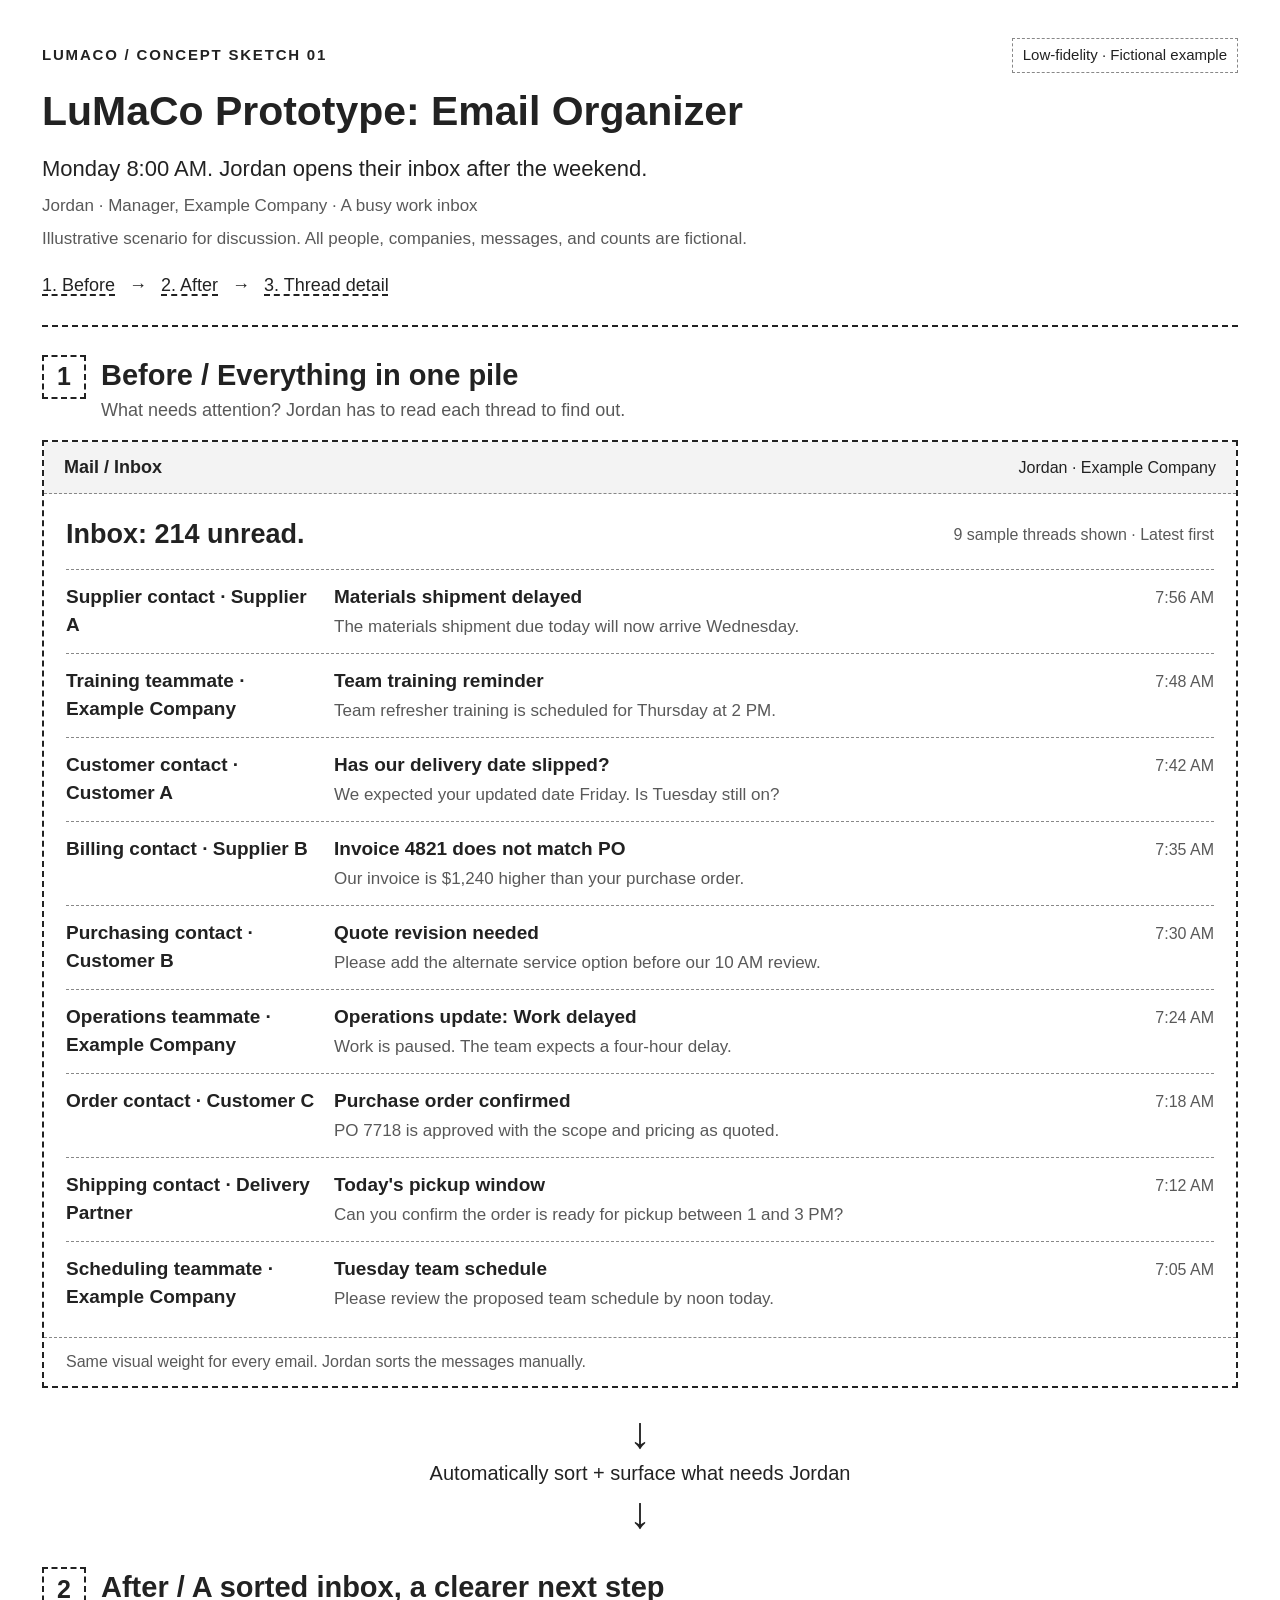
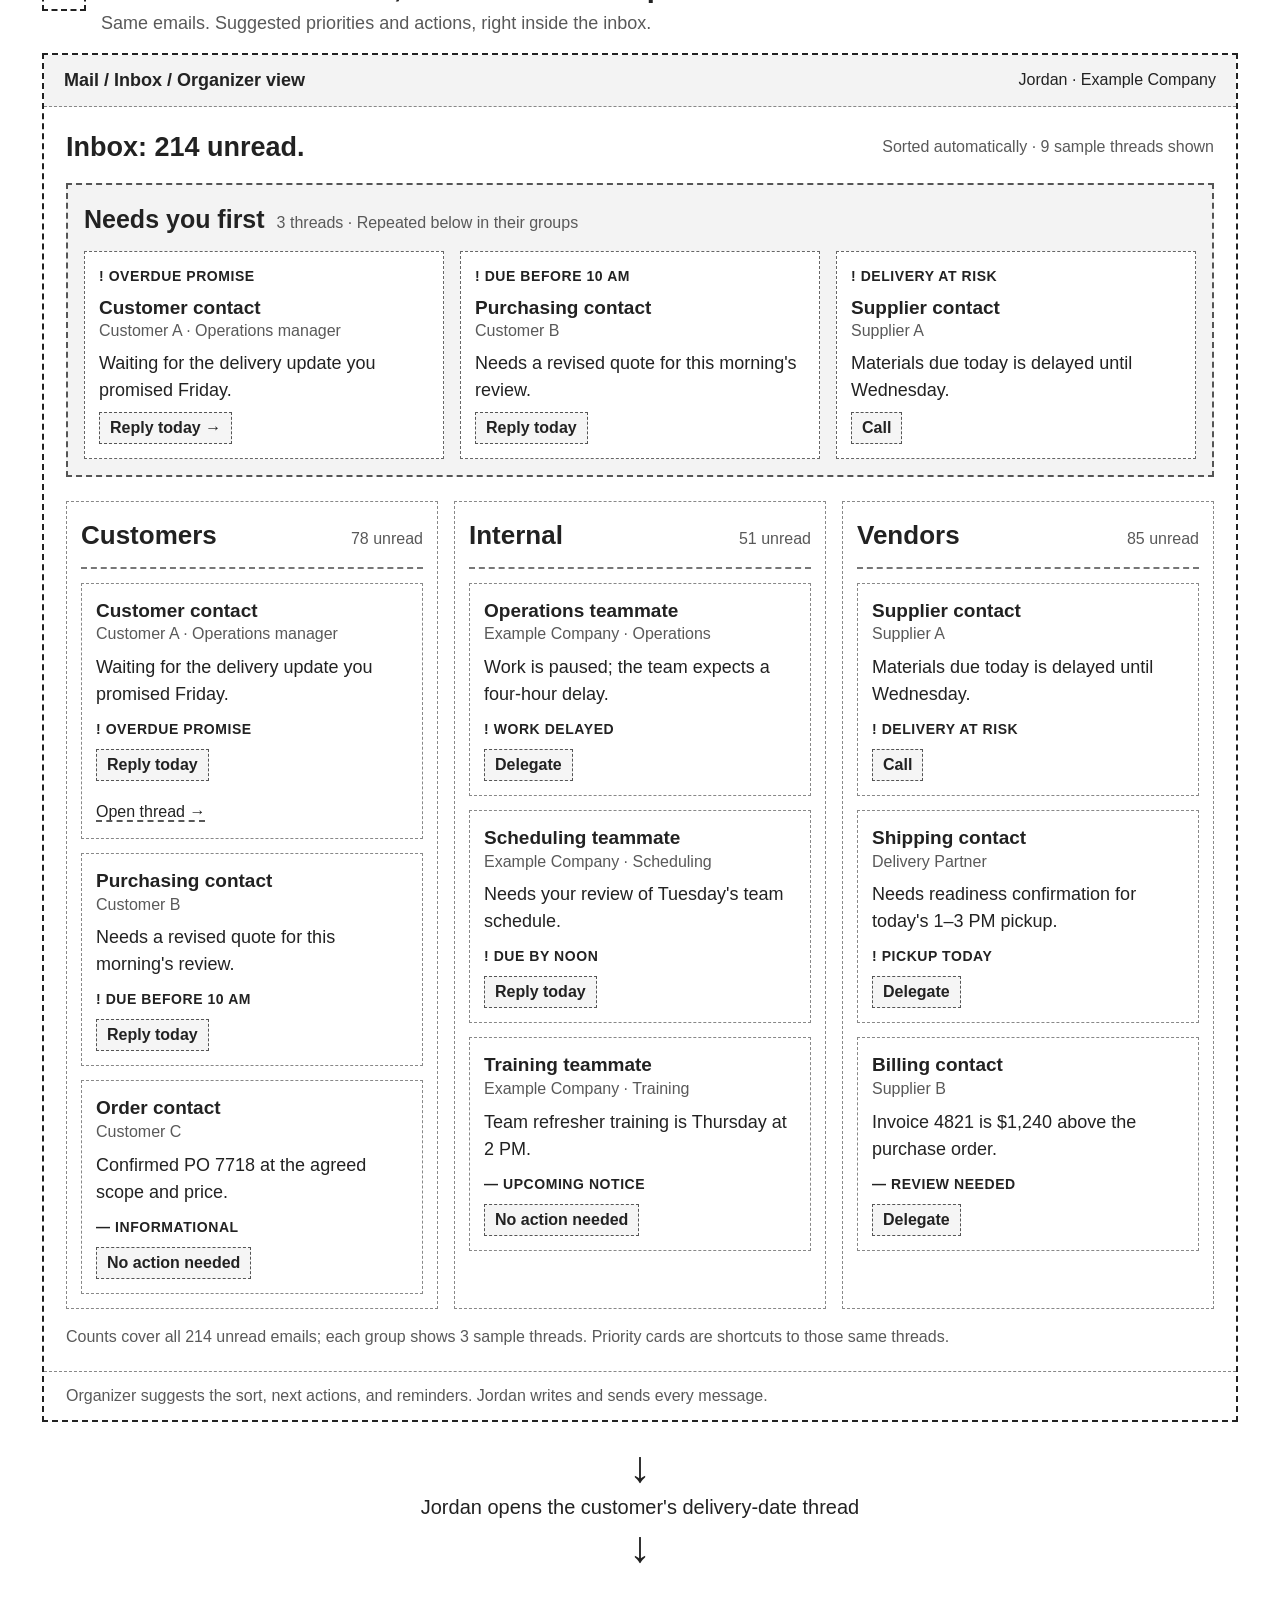
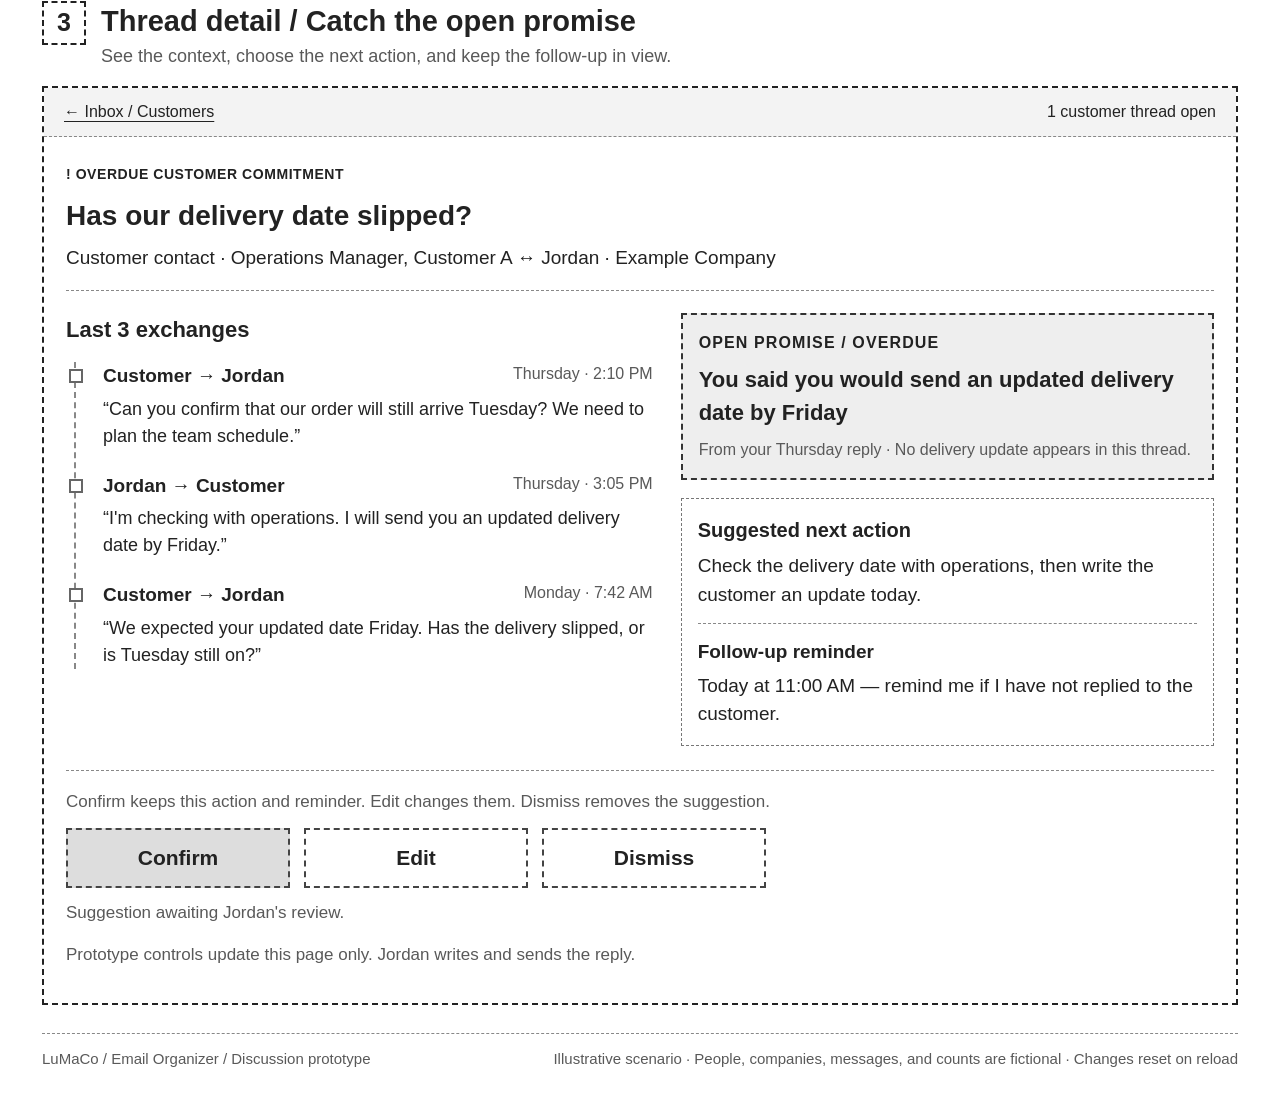
<file: reference-prototypes/03-email-organizer.html>
<!doctype html>
<html lang="en">
<head>
  <meta charset="utf-8">
  <meta name="viewport" content="width=device-width, initial-scale=1">
  <meta name="color-scheme" content="light">
  <meta name="description" content="A grayscale inbox prototype featuring a fictional manager at Example Company.">
  <title>LuMaCo Prototype: Email Organizer</title>
  <style>
    :root { --ink:#222; --muted:#595959; --line:#888; --wash:#f3f3f3; --sketch:"Segoe Print","Bradley Hand","Comic Sans MS","Segoe UI",sans-serif; }
    * { box-sizing:border-box; }
    html { scroll-behavior:smooth; scroll-padding-top:24px; }
    body { margin:0; background:#fff; color:var(--ink); font-family:"Segoe UI",Arial,sans-serif; font-size:19px; line-height:1.5; }
    button, input, textarea { font:inherit; color:inherit; }
    button, a { -webkit-tap-highlight-color:transparent; }
    a { color:inherit; text-underline-offset:4px; }
    a:focus-visible, button:focus-visible, textarea:focus-visible, input:focus-visible { outline:3px solid #222; outline-offset:5px; }
    button { cursor:pointer; }
    h1,h2,h3,p { margin:0; }
    h1,h2,h3,.sketch,.flow { font-family:var(--sketch); }
    .page { max-width:1400px; margin:auto; padding:38px 42px 48px; }
    .eyebrow { font-size:15px; letter-spacing:.12em; text-transform:uppercase; font-weight:700; }
    .page-header { border-bottom:2px dashed var(--ink); padding-bottom:26px; }
    .header-top { display:flex; align-items:center; justify-content:space-between; gap:16px; margin-bottom:12px; }
    .prototype-label { border:1px dashed var(--line); padding:5px 10px; font-size:15px; white-space:nowrap; }
    h1 { font-size:clamp(30px,3.2vw,43px); line-height:1.3; font-weight:700; }
    .scenario { margin-top:14px; font-size:22px; }
    .context { color:var(--muted); margin-top:8px; font-size:17px; }
    .flow-nav { display:flex; align-items:center; flex-wrap:wrap; gap:14px; padding-top:20px; font-size:18px; }
    .flow-nav a { text-decoration-style:dashed; }
    .screen { margin-top:28px; scroll-margin-top:24px; }
    .screen-title { display:flex; align-items:flex-start; gap:15px; margin-bottom:16px; }
    .step { width:44px; height:44px; flex:0 0 44px; display:grid; place-items:center; border:2px dashed var(--ink); font:700 25px var(--sketch); }
    h2 { font-size:29px; line-height:1.4; }
    .screen-description { font-size:18px; color:var(--muted); margin-top:2px; }
    .window { border:2px dashed var(--ink); }
    .window-bar { border-bottom:1px dashed var(--line); padding:12px 20px; display:flex; justify-content:space-between; align-items:center; flex-wrap:wrap; gap:8px; background:var(--wash); font-size:16px; }
    .window-bar strong { font-size:18px; }
    .inbox-heading { padding:20px 22px 14px; display:flex; justify-content:space-between; align-items:center; gap:12px; flex-wrap:wrap; }
    .inbox-heading h3 { font-size:27px; }
    .small-note { font-size:16px; color:var(--muted); }
    .mail-list { list-style:none; padding:0 22px 12px; margin:0; }
    .mail-row { display:grid; grid-template-columns:250px minmax(0,1fr) 92px; column-gap:18px; padding:13px 0; border-top:1px dashed var(--line); align-items:baseline; }
    .sender { font-weight:600; }
    .subject { font-weight:600; }
    .preview { margin-top:3px; font-size:17px; color:var(--muted); }
    .mail-time { text-align:right; font-size:16px; color:var(--muted); white-space:nowrap; }
    .window-footer { border-top:1px dashed var(--line); padding:12px 22px; color:var(--muted); font-size:16px; }
    .flow { display:flex; flex-direction:column; align-items:center; gap:0; margin:20px 0 8px; text-align:center; font-size:20px; }
    .flow .arrow { font-family:Arial,sans-serif; font-size:44px; line-height:1.15; }
    .organized { padding:20px 22px 22px; }
    .organized > .inbox-heading { padding:0 0 16px; }
    .priority-strip { border:2px dashed #555; padding:16px; background:var(--wash); margin-bottom:24px; }
    .priority-title { display:flex; align-items:baseline; flex-wrap:wrap; gap:12px; margin-bottom:12px; }
    .priority-title h3 { font-size:25px; }
    .priority-grid,.group-grid { display:grid; grid-template-columns:repeat(3,minmax(0,1fr)); gap:16px; }
    .priority-card { display:flex; flex-direction:column; align-items:flex-start; gap:8px; padding:14px; border:1px dashed #666; background:#fff; }
    .priority-card p { font-size:18px; }
    .priority-link { text-decoration:none; }
    .priority-link:hover { outline:2px dashed #222; outline-offset:3px; }
    .card-person { font-size:19px; font-weight:650; line-height:1.35; }
    .company { display:block; color:var(--muted); font-size:16px; font-weight:400; }
    .priority-card .chip { margin-top:auto; }
    .marker { font-size:14px; text-transform:uppercase; font-weight:700; letter-spacing:.04em; }
    .chip { display:inline-block; border:1px dashed #555; padding:3px 10px; font-size:16px; background:#f5f5f5; font-weight:600; }
    .group { border:1px dashed var(--line); padding:14px; }
    .group-heading { display:flex; justify-content:space-between; align-items:baseline; flex-wrap:wrap; gap:8px; border-bottom:2px dashed #777; padding-bottom:12px; }
    .group-heading h3 { font-size:26px; }
    .count { font-size:16px; color:var(--muted); }
    .thread-card { border:1px dashed var(--line); padding:14px; margin-top:14px; display:flex; flex-direction:column; align-items:flex-start; gap:9px; }
    .thread-card p { font-size:18px; }
    .thread-card .marker { margin-top:2px; }
    .thread-open { display:block; text-decoration:none; }
    .thread-open:hover { background:#f5f5f5; }
    .open-label { display:block; margin-top:10px; text-decoration:underline; text-decoration-style:dashed; font-size:16px; }
    .sort-note { margin:16px 0 0; font-size:16px; color:var(--muted); }
    .detail-body { padding:22px; }
    .thread-heading { border-bottom:1px dashed var(--line); padding-bottom:18px; margin-bottom:22px; }
    .thread-heading h3 { font-size:28px; margin:7px 0; }
    .detail-grid { display:grid; grid-template-columns:1.1fr 1fr; gap:28px; }
    .section-label { font-size:22px; margin-bottom:16px; }
    .timeline { list-style:none; margin:0 0 0 8px; padding:0 0 0 22px; border-left:2px dashed #888; }
    .timeline li { position:relative; padding:0 0 22px 5px; }
    .timeline li:last-child { padding-bottom:0; }
    .timeline li::before { content:""; position:absolute; left:-29px; top:7px; width:10px; height:10px; border:2px solid #666; background:#fff; }
    .exchange-meta { display:flex; justify-content:space-between; gap:12px; flex-wrap:wrap; margin-bottom:5px; }
    .exchange-meta time { color:var(--muted); font-size:16px; }
    .timeline p { font-size:18px; }
    .promise { border:2px dashed #333; background:#eee; padding:16px; margin-bottom:18px; }
    .promise h4 { margin:0 0 8px; font-size:16px; text-transform:uppercase; letter-spacing:.07em; }
    .promise p { font-size:22px; font-weight:600; }
    .promise .small-note { display:block; margin-top:9px; }
    .suggestion { border:1px dashed #777; padding:16px; }
    .suggestion h4 { font-size:20px; margin:0 0 7px; }
    .reminder { border-top:1px dashed var(--line); margin-top:14px; padding-top:14px; }
    .reminder strong { display:block; margin-bottom:5px; }
    .action-area { border-top:1px dashed var(--line); margin-top:24px; padding-top:18px; }
    .action-area > p { font-size:17px; color:var(--muted); margin-bottom:14px; }
    .button-row { display:flex; gap:14px; }
    button { border:2px dashed #444; border-radius:0; background:#fff; padding:12px 24px; min-height:56px; font-size:21px; font-weight:650; }
    button:hover { background:#eee; }
    button.primary { background:#ddd; }
    button.primary:hover { background:#ccc; }
    .button-row button { flex:1; }
    .status { min-height:28px; margin-top:12px; font-size:17px; }
    .editor { margin-top:16px; border:1px dashed #777; padding:16px; }
    .editor label { display:block; margin-bottom:14px; font-size:17px; font-weight:600; }
    .editor textarea,.editor input { display:block; width:100%; border:1px dashed #666; background:#fff; padding:10px; margin-top:6px; border-radius:0; }
    .editor textarea { resize:vertical; min-height:104px; }
    .editor-buttons { display:flex; flex-wrap:wrap; gap:12px; }
    .editor button { font-size:18px; }
    [hidden] { display:none !important; }
    .page-footer { margin-top:28px; border-top:1px dashed var(--line); padding-top:14px; display:flex; justify-content:space-between; flex-wrap:wrap; gap:8px; font-size:15px; color:var(--muted); }
    @media (min-width:1100px) { .button-row { max-width:700px; } }
    @media (max-width:1000px) {
      .page { padding:28px 24px; }
      .mail-row { grid-template-columns:190px minmax(0,1fr) 80px; gap:12px; }
      .priority-grid,.group-grid { gap:10px; }
      .group,.thread-card,.priority-card { padding:11px; }
      .detail-grid { grid-template-columns:1fr; gap:24px; }
    }
    @media (max-width:720px) {
      body { font-size:18px; }
      .page { padding:22px 16px; }
      .header-top { align-items:flex-start; flex-direction:column; gap:9px; }
      .scenario { font-size:20px; }
      h2 { font-size:25px; }
      .window-bar,.inbox-heading,.detail-body { padding:14px; }
      .mail-list { padding:0 14px 8px; }
      .mail-row { grid-template-columns:1fr auto; gap:2px 12px; padding:14px 0; }
      .mail-content { grid-column:1 / -1; grid-row:2; }
      .mail-time { grid-column:2; grid-row:1; }
      .organized { padding:14px; }
      .priority-grid,.group-grid { grid-template-columns:1fr; gap:16px; }
      .priority-card,.thread-card,.group { padding:14px; }
      .button-row { flex-direction:column; }
    }
    @media print {
      html { scroll-behavior:auto; }
      body { font-size:12pt; }
      .page { max-width:none; padding:0; }
      .page-header { margin-bottom:18px; }
      .flow-nav { display:none; }
      .screen { break-inside:avoid; }
      .screen + .flow + .screen { break-before:page; }
      .flow { margin:12px 0; }
      .mail-row { grid-template-columns:170px minmax(0,1fr) 70px; padding:8px 0; }
      .group-grid,.priority-grid { grid-template-columns:repeat(3,minmax(0,1fr)); }
      .detail-grid { grid-template-columns:1fr 1fr; gap:18px; }
      .thread-card,.priority-card { padding:9px; }
      .button-row { flex-direction:row; }
      .editor { display:none; }
      a { text-decoration:none; }
    }
    @media (prefers-reduced-motion:reduce) { html { scroll-behavior:auto; } }
  </style>
</head>
<body>
<main class="page">
  <header class="page-header">
    <div class="header-top"><span class="eyebrow">LuMaCo / Concept sketch 01</span><span class="prototype-label">Low-fidelity · Fictional example</span></div>
    <h1>LuMaCo Prototype: Email Organizer</h1>
    <p class="scenario">Monday 8:00 AM. Jordan opens their inbox after the weekend.</p>
    <p class="context">Jordan · Manager, Example Company · A busy work inbox</p>
    <p class="context">Illustrative scenario for discussion. All people, companies, messages, and counts are fictional.</p>
    <nav class="flow-nav" aria-label="Prototype screen flow"><a href="#before">1. Before</a><span aria-hidden="true">→</span><a href="#after">2. After</a><span aria-hidden="true">→</span><a href="#detail">3. Thread detail</a></nav>
  </header>

  <section class="screen" id="before" aria-labelledby="before-title">
    <div class="screen-title"><span class="step" aria-hidden="true">1</span><div><h2 id="before-title">Before / Everything in one pile</h2><p class="screen-description">What needs attention? Jordan has to read each thread to find out.</p></div></div>
    <div class="window">
      <div class="window-bar"><strong>Mail / Inbox</strong><span>Jordan · Example Company</span></div>
      <div class="inbox-heading"><h3>Inbox: 214 unread.</h3><span class="small-note">9 sample threads shown · Latest first</span></div>
      <ul class="mail-list" aria-label="Unsorted inbox sample">
        <li class="mail-row"><div class="sender">Supplier contact · Supplier A</div><div class="mail-content"><div class="subject">Materials shipment delayed</div><p class="preview">The materials shipment due today will now arrive Wednesday.</p></div><time class="mail-time">7:56 AM</time></li>
        <li class="mail-row"><div class="sender">Training teammate · Example Company</div><div class="mail-content"><div class="subject">Team training reminder</div><p class="preview">Team refresher training is scheduled for Thursday at 2 PM.</p></div><time class="mail-time">7:48 AM</time></li>
        <li class="mail-row"><div class="sender">Customer contact · Customer A</div><div class="mail-content"><div class="subject">Has our delivery date slipped?</div><p class="preview">We expected your updated date Friday. Is Tuesday still on?</p></div><time class="mail-time">7:42 AM</time></li>
        <li class="mail-row"><div class="sender">Billing contact · Supplier B</div><div class="mail-content"><div class="subject">Invoice 4821 does not match PO</div><p class="preview">Our invoice is $1,240 higher than your purchase order.</p></div><time class="mail-time">7:35 AM</time></li>
        <li class="mail-row"><div class="sender">Purchasing contact · Customer B</div><div class="mail-content"><div class="subject">Quote revision needed</div><p class="preview">Please add the alternate service option before our 10 AM review.</p></div><time class="mail-time">7:30 AM</time></li>
        <li class="mail-row"><div class="sender">Operations teammate · Example Company</div><div class="mail-content"><div class="subject">Operations update: Work delayed</div><p class="preview">Work is paused. The team expects a four-hour delay.</p></div><time class="mail-time">7:24 AM</time></li>
        <li class="mail-row"><div class="sender">Order contact · Customer C</div><div class="mail-content"><div class="subject">Purchase order confirmed</div><p class="preview">PO 7718 is approved with the scope and pricing as quoted.</p></div><time class="mail-time">7:18 AM</time></li>
        <li class="mail-row"><div class="sender">Shipping contact · Delivery Partner</div><div class="mail-content"><div class="subject">Today's pickup window</div><p class="preview">Can you confirm the order is ready for pickup between 1 and 3 PM?</p></div><time class="mail-time">7:12 AM</time></li>
        <li class="mail-row"><div class="sender">Scheduling teammate · Example Company</div><div class="mail-content"><div class="subject">Tuesday team schedule</div><p class="preview">Please review the proposed team schedule by noon today.</p></div><time class="mail-time">7:05 AM</time></li>
      </ul>
      <div class="window-footer">Same visual weight for every email. Jordan sorts the messages manually.</div>
    </div>
  </section>

  <div class="flow" aria-label="Flow: automatically sort the inbox"><span class="arrow" aria-hidden="true">↓</span><span>Automatically sort + surface what needs Jordan</span><span class="arrow" aria-hidden="true">↓</span></div>

  <section class="screen" id="after" aria-labelledby="after-title">
    <div class="screen-title"><span class="step" aria-hidden="true">2</span><div><h2 id="after-title">After / A sorted inbox, a clearer next step</h2><p class="screen-description">Same emails. Suggested priorities and actions, right inside the inbox.</p></div></div>
    <div class="window">
      <div class="window-bar"><strong>Mail / Inbox / Organizer view</strong><span>Jordan · Example Company</span></div>
      <div class="organized">
        <div class="inbox-heading"><h3>Inbox: 214 unread.</h3><span class="small-note">Sorted automatically · 9 sample threads shown</span></div>
        <aside class="priority-strip" aria-labelledby="priority-title">
          <div class="priority-title"><h3 id="priority-title">Needs you first</h3><span class="small-note">3 threads · Repeated below in their groups</span></div>
          <div class="priority-grid">
            <a class="priority-card priority-link" href="#detail"><span class="marker">! Overdue promise</span><span class="card-person">Customer contact<span class="company">Customer A · Operations manager</span></span><p>Waiting for the delivery update you promised Friday.</p><span class="chip">Reply today →</span></a>
            <article class="priority-card"><span class="marker">! Due before 10 AM</span><div class="card-person">Purchasing contact<span class="company">Customer B</span></div><p>Needs a revised quote for this morning's review.</p><span class="chip">Reply today</span></article>
            <article class="priority-card"><span class="marker">! Delivery at risk</span><div class="card-person">Supplier contact<span class="company">Supplier A</span></div><p>Materials due today is delayed until Wednesday.</p><span class="chip">Call</span></article>
          </div>
        </aside>
        <div class="group-grid">
          <section class="group" aria-labelledby="customers-title">
            <div class="group-heading"><h3 id="customers-title">Customers</h3><span class="count">78 unread</span></div>
            <a class="thread-open" href="#detail" aria-label="Open the customer's delivery date thread"><article class="thread-card"><div class="card-person">Customer contact<span class="company">Customer A · Operations manager</span></div><p>Waiting for the delivery update you promised Friday.</p><span class="marker">! Overdue promise</span><span class="chip">Reply today</span><span class="open-label">Open thread →</span></article></a>
            <article class="thread-card"><div class="card-person">Purchasing contact<span class="company">Customer B</span></div><p>Needs a revised quote for this morning's review.</p><span class="marker">! Due before 10 AM</span><span class="chip">Reply today</span></article>
            <article class="thread-card"><div class="card-person">Order contact<span class="company">Customer C</span></div><p>Confirmed PO 7718 at the agreed scope and price.</p><span class="marker">— Informational</span><span class="chip">No action needed</span></article>
          </section>
          <section class="group" aria-labelledby="internal-title">
            <div class="group-heading"><h3 id="internal-title">Internal</h3><span class="count">51 unread</span></div>
            <article class="thread-card"><div class="card-person">Operations teammate<span class="company">Example Company · Operations</span></div><p>Work is paused; the team expects a four-hour delay.</p><span class="marker">! Work delayed</span><span class="chip">Delegate</span></article>
            <article class="thread-card"><div class="card-person">Scheduling teammate<span class="company">Example Company · Scheduling</span></div><p>Needs your review of Tuesday's team schedule.</p><span class="marker">! Due by noon</span><span class="chip">Reply today</span></article>
            <article class="thread-card"><div class="card-person">Training teammate<span class="company">Example Company · Training</span></div><p>Team refresher training is Thursday at 2 PM.</p><span class="marker">— Upcoming notice</span><span class="chip">No action needed</span></article>
          </section>
          <section class="group" aria-labelledby="vendors-title">
            <div class="group-heading"><h3 id="vendors-title">Vendors</h3><span class="count">85 unread</span></div>
            <article class="thread-card"><div class="card-person">Supplier contact<span class="company">Supplier A</span></div><p>Materials due today is delayed until Wednesday.</p><span class="marker">! Delivery at risk</span><span class="chip">Call</span></article>
            <article class="thread-card"><div class="card-person">Shipping contact<span class="company">Delivery Partner</span></div><p>Needs readiness confirmation for today's 1–3 PM pickup.</p><span class="marker">! Pickup today</span><span class="chip">Delegate</span></article>
            <article class="thread-card"><div class="card-person">Billing contact<span class="company">Supplier B</span></div><p>Invoice 4821 is $1,240 above the purchase order.</p><span class="marker">— Review needed</span><span class="chip">Delegate</span></article>
          </section>
        </div>
        <p class="sort-note">Counts cover all 214 unread emails; each group shows 3 sample threads. Priority cards are shortcuts to those same threads.</p>
      </div>
      <div class="window-footer">Organizer suggests the sort, next actions, and reminders. Jordan writes and sends every message.</div>
    </div>
  </section>

  <div class="flow" aria-label="Flow: open the customer thread"><span class="arrow" aria-hidden="true">↓</span><span>Jordan opens the customer's delivery-date thread</span><span class="arrow" aria-hidden="true">↓</span></div>

  <section class="screen" id="detail" aria-labelledby="detail-title">
    <div class="screen-title"><span class="step" aria-hidden="true">3</span><div><h2 id="detail-title">Thread detail / Catch the open promise</h2><p class="screen-description">See the context, choose the next action, and keep the follow-up in view.</p></div></div>
    <div class="window">
      <div class="window-bar"><a href="#after">← Inbox / Customers</a><span>1 customer thread open</span></div>
      <div class="detail-body">
        <div class="thread-heading"><span class="marker">! Overdue customer commitment</span><h3>Has our delivery date slipped?</h3><p>Customer contact · Operations Manager, Customer A ↔ Jordan · Example Company</p></div>
        <div class="detail-grid">
          <section aria-labelledby="timeline-title">
            <h3 class="section-label" id="timeline-title">Last 3 exchanges</h3>
            <ol class="timeline">
              <li><div class="exchange-meta"><strong>Customer → Jordan</strong><time>Thursday · 2:10 PM</time></div><p>“Can you confirm that our order will still arrive Tuesday? We need to plan the team schedule.”</p></li>
              <li><div class="exchange-meta"><strong>Jordan → Customer</strong><time>Thursday · 3:05 PM</time></div><p>“I'm checking with operations. I will send you an updated delivery date by Friday.”</p></li>
              <li><div class="exchange-meta"><strong>Customer → Jordan</strong><time>Monday · 7:42 AM</time></div><p>“We expected your updated date Friday. Has the delivery slipped, or is Tuesday still on?”</p></li>
            </ol>
          </section>
          <div>
            <aside class="promise" aria-label="Highlighted open promise"><h4>Open promise / Overdue</h4><p>You said you would send an updated delivery date by Friday</p><span class="small-note">From your Thursday reply · No delivery update appears in this thread.</span></aside>
            <section class="suggestion" aria-labelledby="suggestion-title"><h4 id="suggestion-title">Suggested next action</h4><p id="action-copy">Check the delivery date with operations, then write the customer an update today.</p><div class="reminder"><strong>Follow-up reminder</strong><p id="reminder-copy">Today at 11:00 AM — remind me if I have not replied to the customer.</p></div></section>
          </div>
        </div>
        <div class="action-area">
          <p>Confirm keeps this action and reminder. Edit changes them. Dismiss removes the suggestion.</p>
          <div class="button-row"><button class="primary" id="confirm" type="button">Confirm</button><button id="edit" type="button" aria-expanded="false" aria-controls="suggestion-editor">Edit</button><button id="dismiss" type="button">Dismiss</button></div>
          <form class="editor" id="suggestion-editor" hidden>
            <label for="action-input">Your next action<textarea id="action-input" required>Check the delivery date with operations, then write the customer an update today.</textarea></label>
            <label for="reminder-input">Your follow-up reminder<input id="reminder-input" type="text" required value="Today at 11:00 AM — remind me if I have not replied to the customer."></label>
            <div class="editor-buttons"><button class="primary" type="submit">Save changes</button><button id="cancel-edit" type="button">Cancel</button></div>
          </form>
          <p class="status" id="suggestion-status" role="status" aria-live="polite">Suggestion awaiting Jordan's review.</p>
          <p class="small-note">Prototype controls update this page only. Jordan writes and sends the reply.</p>
        </div>
      </div>
    </div>
  </section>

  <footer class="page-footer"><span>LuMaCo / Email Organizer / Discussion prototype</span><span>Illustrative scenario · People, companies, messages, and counts are fictional · Changes reset on reload</span></footer>
</main>
<script>
  (() => {
    const byId = id => document.getElementById(id);
    const editor = byId('suggestion-editor');
    const editButton = byId('edit');
    const status = byId('suggestion-status');
    let dismissed = false;
    const setEditor = open => {
      editor.hidden = !open;
      editButton.setAttribute('aria-expanded', String(open));
    };
    byId('confirm').addEventListener('click', () => {
      setEditor(false);
      if (dismissed) {
        status.textContent = 'No suggestion to confirm. Select Edit to add your next action and reminder.';
        return;
      }
      status.textContent = 'Confirmed for this prototype: next action and follow-up reminder kept. No message sent.';
    });
    editButton.addEventListener('click', () => {
      byId('action-input').value = byId('action-copy').textContent;
      byId('reminder-input').value = byId('reminder-copy').textContent;
      setEditor(true);
      byId('action-input').focus();
    });
    byId('dismiss').addEventListener('click', () => {
      setEditor(false);
      dismissed = true;
      byId('suggestion-title').textContent = 'Suggestion dismissed';
      byId('action-copy').textContent = 'No suggested action kept. Use Edit to add your own.';
      byId('reminder-copy').textContent = 'No reminder kept.';
      status.textContent = 'Dismissed for this prototype. The customer thread and open promise remain visible.';
    });
    byId('cancel-edit').addEventListener('click', () => { setEditor(false); editButton.focus(); });
    editor.addEventListener('submit', event => {
      event.preventDefault();
      const action = byId('action-input').value.trim();
      const reminder = byId('reminder-input').value.trim();
      if (!action || !reminder) {
        status.textContent = 'Please enter an action and a reminder before saving.';
        return;
      }
      byId('suggestion-title').textContent = 'Your next action';
      dismissed = false;
      byId('action-copy').textContent = action;
      byId('reminder-copy').textContent = reminder;
      setEditor(false);
      status.textContent = 'Changes saved for this prototype. Select Confirm to keep the action and reminder.';
      editButton.focus();
    });
  })();
</script>
</body>
</html>
</file>
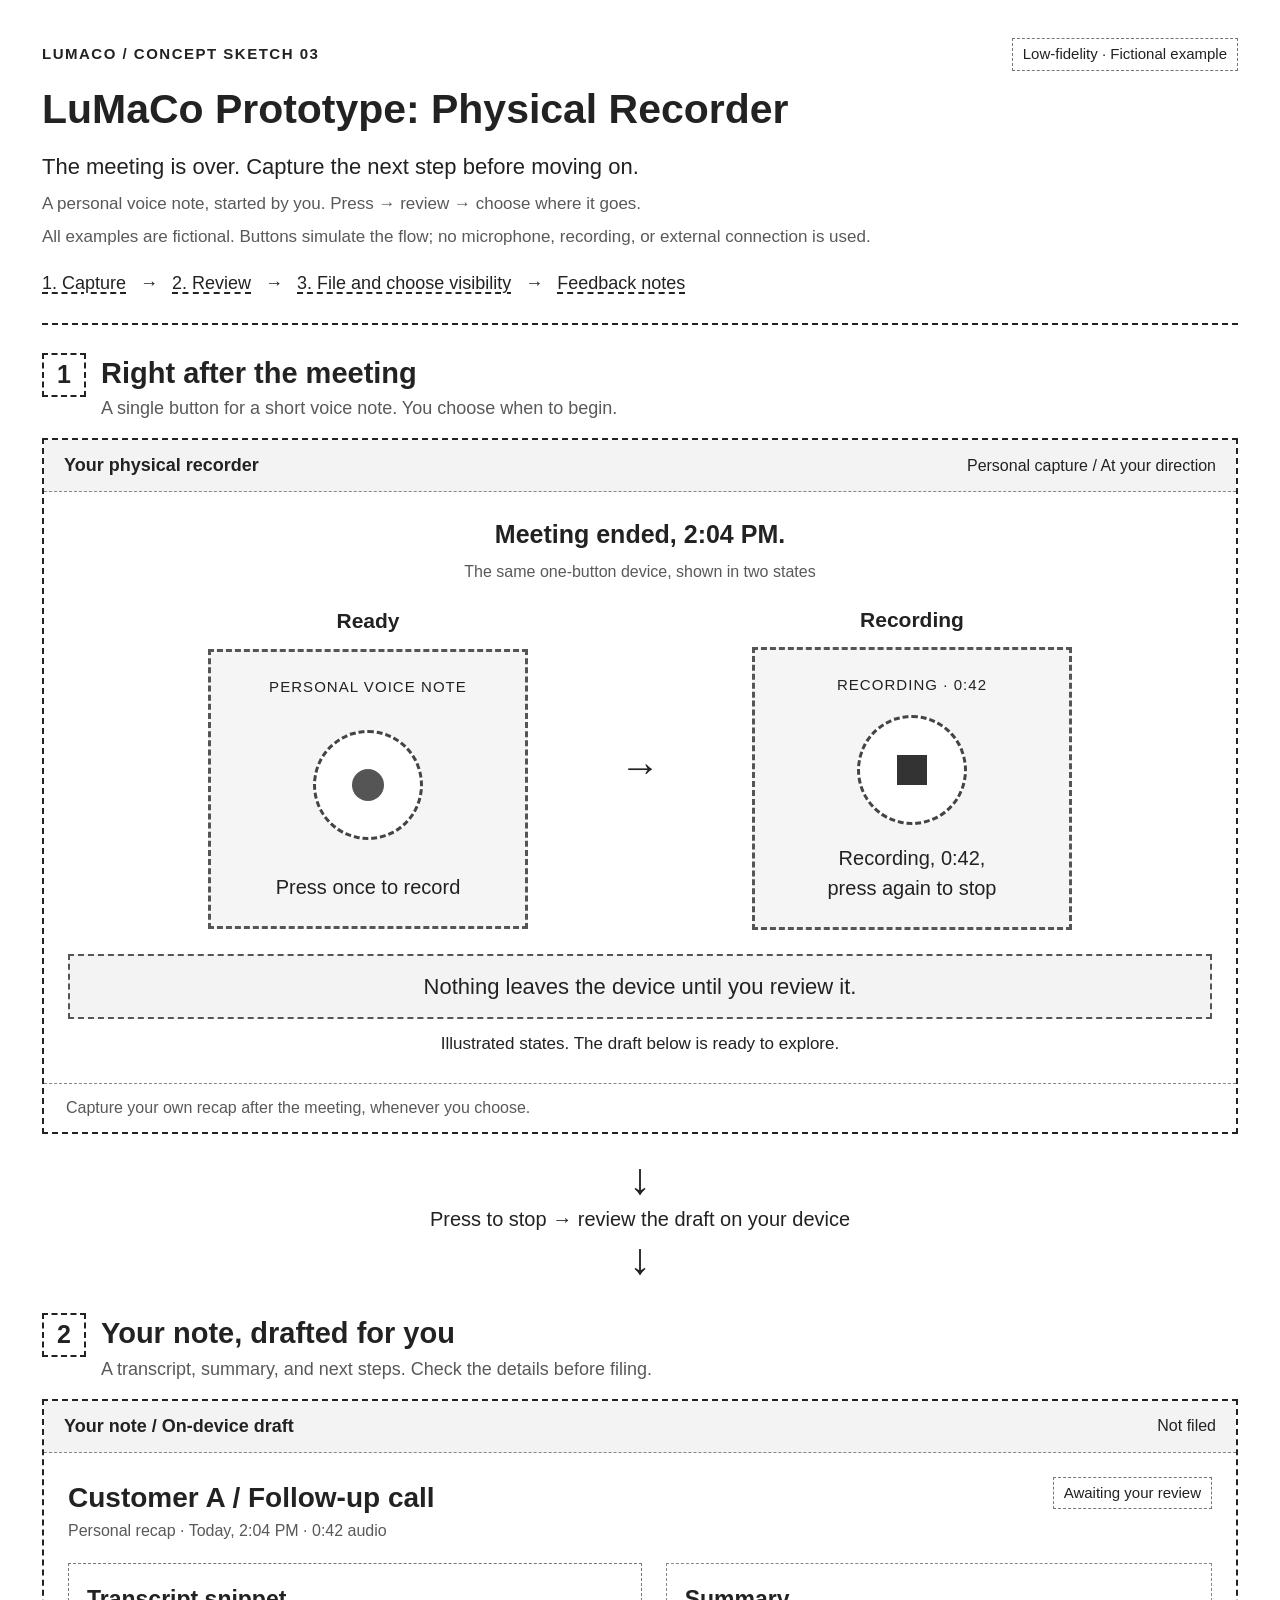
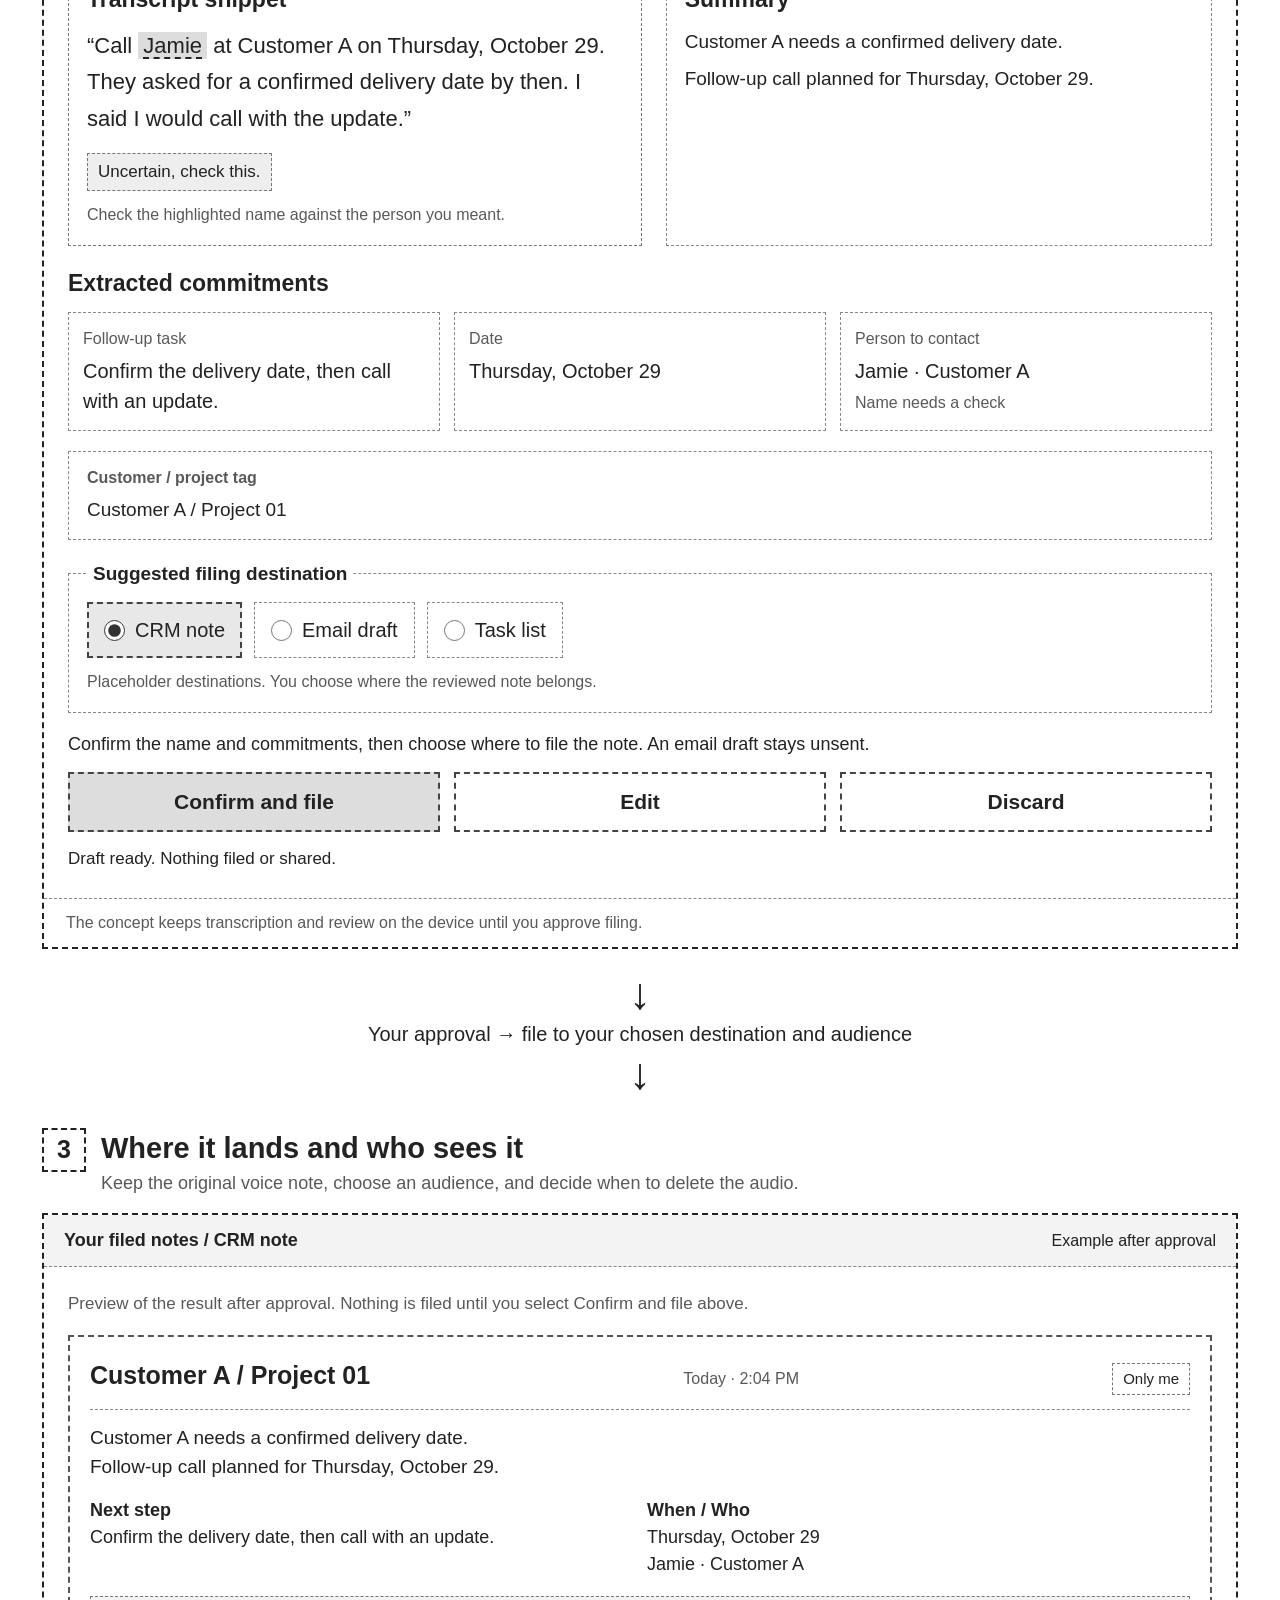
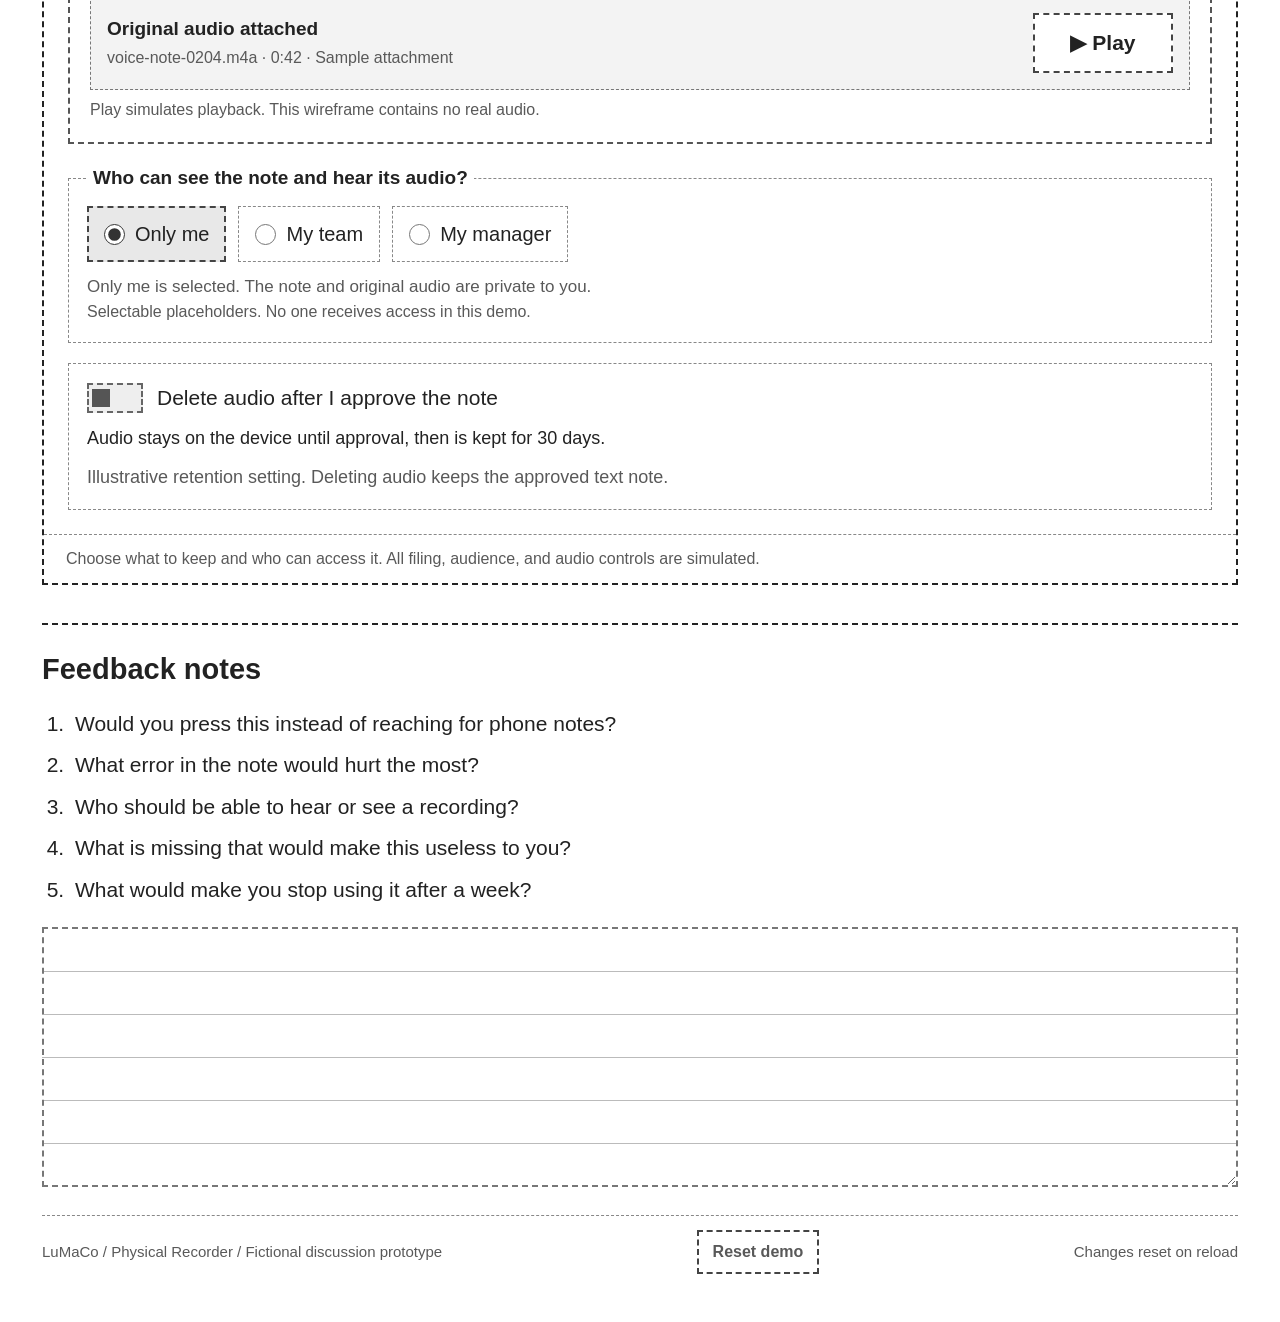
<file: reference-prototypes/04-recording.html>
<!doctype html>
<html lang="en">
<head>
  <meta charset="utf-8">
  <meta name="viewport" content="width=device-width, initial-scale=1">
  <meta name="color-scheme" content="light">
  <meta name="description" content="A fictional wireframe for a one-button personal voice recorder, a reviewed note, and deliberate filing and visibility choices.">
  <title>LuMaCo Prototype: Physical Recorder</title>
  <style>
    :root { --ink:#222; --muted:#595959; --line:#888; --wash:#f3f3f3; --sketch:"Segoe Print","Bradley Hand","Comic Sans MS","Segoe UI",sans-serif; }
    * { box-sizing:border-box; }
    html { scroll-behavior:smooth; scroll-padding-top:24px; }
    body { margin:0; background:#fff; color:var(--ink); font:19px/1.5 "Segoe UI",Arial,sans-serif; }
    h1,h2,h3,p { margin:0; }
    h1,h2,h3,.step,.flow { font-family:var(--sketch); }
    a { color:inherit; text-underline-offset:4px; }
    button,input,textarea,select { font:inherit; color:inherit; }
    a:focus-visible,button:focus-visible,input:focus-visible,textarea:focus-visible,select:focus-visible { outline:3px solid #222; outline-offset:4px; }
    button { cursor:pointer; border:2px dashed #444; border-radius:0; background:#fff; padding:12px 24px; min-height:56px; font-size:21px; font-weight:650; }
    button:hover { background:#eee; }
    button:disabled { cursor:default; color:#666; background:#eee; }
    button.primary { background:#ddd; }
    button.primary:hover:not(:disabled) { background:#ccc; }
    [hidden] { display:none !important; }
    .page { max-width:1400px; margin:auto; padding:38px 42px 48px; }
    .page-header { border-bottom:2px dashed var(--ink); padding-bottom:26px; }
    .header-top { display:flex; align-items:center; justify-content:space-between; flex-wrap:wrap; gap:12px; margin-bottom:12px; }
    .eyebrow { font-size:15px; letter-spacing:.1em; text-transform:uppercase; font-weight:700; }
    .badge { display:inline-block; border:1px dashed #777; padding:4px 10px; font-size:15px; background:#fff; }
    h1 { font-size:clamp(30px,3.2vw,43px); line-height:1.3; }
    .scenario { margin-top:14px; font-size:22px; }
    .context { color:var(--muted); margin-top:8px; font-size:17px; }
    .flow-nav { display:flex; flex-wrap:wrap; align-items:center; gap:14px; padding-top:20px; font-size:18px; }
    .flow-nav a { text-decoration-style:dashed; }
    .screen { margin-top:28px; scroll-margin-top:24px; }
    .screen-title { display:flex; align-items:flex-start; gap:15px; margin-bottom:16px; }
    .step { width:44px; height:44px; flex:0 0 44px; display:grid; place-items:center; border:2px dashed var(--ink); font-size:25px; font-weight:700; }
    h2 { font-size:29px; line-height:1.4; }
    h3 { font-size:25px; }
    .screen-description { font-size:18px; color:var(--muted); margin-top:2px; }
    .window { border:2px dashed var(--ink); }
    .window-bar { border-bottom:1px dashed var(--line); padding:12px 20px; display:flex; justify-content:space-between; align-items:center; flex-wrap:wrap; gap:8px; background:var(--wash); font-size:16px; }
    .window-bar strong { font-size:18px; }
    .window-body { padding:24px; }
    .window-footer { border-top:1px dashed var(--line); padding:12px 22px; font-size:16px; color:var(--muted); }
    .small-note { font-size:16px; color:var(--muted); }
    .flow { display:flex; flex-direction:column; align-items:center; margin:20px 0 8px; text-align:center; font-size:20px; }
    .arrow { font-family:Arial,sans-serif; font-size:44px; line-height:1.15; }
    .meeting-ended { text-align:center; font-size:25px; font-weight:650; margin-bottom:6px; }
    .states-caption { text-align:center; margin-bottom:20px; }
    .device-states { display:grid; grid-template-columns:minmax(0,1fr) 52px minmax(0,1fr); gap:18px; align-items:center; max-width:1000px; margin:auto; }
    .device-state { text-align:center; }
    .device-state h3 { font-size:21px; margin-bottom:12px; }
    .device { width:100%; max-width:320px; min-height:280px; border:3px dashed #555; background:#f5f5f5; margin:auto; padding:24px; display:flex; flex-direction:column; align-items:center; justify-content:space-between; gap:18px; }
    .device-label { font-size:15px; letter-spacing:.07em; text-transform:uppercase; }
    .device-button { display:grid; place-items:center; padding:0; border-radius:50%; border:3px dashed #444; width:110px; height:110px; background:#fff; }
    .record-dot { width:32px; height:32px; border-radius:50%; background:#555; }
    .stop-square { width:30px; height:30px; background:#333; }
    .device-state p { font-size:20px; }
    .state-arrow { text-align:center; font-size:40px; }
    .privacy-line { margin:24px 0 0; border:2px dashed #555; padding:14px; text-align:center; font-size:22px; background:var(--wash); }
    .capture-status { min-height:28px; text-align:center; margin-top:12px; font-size:17px; }
    .record-heading { display:flex; justify-content:space-between; align-items:flex-start; flex-wrap:wrap; gap:12px; margin-bottom:20px; }
    .record-heading h3 { font-size:28px; }
    .draft-grid { display:grid; grid-template-columns:1.05fr 1fr; gap:24px; }
    .transcript { border:1px dashed #777; padding:18px; }
    .transcript h3 { font-size:23px; margin-bottom:12px; }
    blockquote { margin:0; font-size:22px; line-height:1.65; }
    mark { background:#ddd; color:#222; padding:1px 5px; text-decoration:underline; text-decoration-style:dashed; text-underline-offset:4px; }
    .uncertain-label { display:inline-block; background:#eee; border:1px dashed #777; padding:5px 10px; margin:16px 0 12px; font-size:17px; }
    .summary-box { border:1px dashed #888; padding:18px; }
    .summary-box h3 { font-size:23px; margin-bottom:12px; }
    .summary-box p + p { margin-top:8px; }
    .commitments { margin-top:20px; }
    .commitments h3 { font-size:23px; margin-bottom:12px; }
    .commitments dl { margin:0; padding:0; display:grid; grid-template-columns:repeat(3,minmax(0,1fr)); gap:14px; }
    .commitments dl > div { border:1px dashed #888; padding:14px; }
    dt { color:var(--muted); font-size:16px; margin-bottom:5px; }
    dd { margin:0; font-size:20px; }
    .tag-field { margin-top:20px; border:1px dashed #888; padding:14px 18px; }
    .tag-field strong { font-size:16px; color:var(--muted); display:block; margin-bottom:6px; }
    fieldset { min-width:0; border:1px dashed #888; padding:14px 18px 18px; margin:20px 0 0; }
    legend { font-size:19px; padding:0 6px; font-weight:600; }
    .option-row { display:flex; flex-wrap:wrap; gap:12px; }
    .choice { display:flex; align-items:center; gap:10px; border:1px dashed #888; padding:12px 16px; min-height:54px; cursor:pointer; background:#fff; font-size:20px; }
    .choice:has(input:checked) { background:#e8e8e8; border:2px dashed #444; padding:11px 15px; }
    input[type=radio],input[type=checkbox] { accent-color:#333; width:21px; height:21px; flex:0 0 21px; margin:0; }
    .review-note { margin:18px 0 14px; font-size:18px; }
    .button-row { display:flex; flex-wrap:wrap; gap:14px; }
    .button-row button { flex:1; }
    .status { min-height:28px; margin-top:14px; font-size:17px; }
    .editor { margin-top:20px; border:2px dashed #555; padding:18px; background:var(--wash); }
    .editor h3 { font-size:23px; margin-bottom:14px; }
    .editor-grid { display:grid; grid-template-columns:repeat(2,minmax(0,1fr)); gap:14px 18px; }
    .field { display:block; min-width:0; font-size:16px; font-weight:600; }
    .field input,.field textarea { display:block; width:100%; min-width:0; border:1px dashed #777; border-radius:0; padding:10px 12px; background:#fff; font-size:19px; font-weight:400; margin-top:5px; }
    .field textarea { min-height:96px; resize:vertical; }
    .full-width { grid-column:1 / -1; }
    .editor .button-row { margin-top:16px; }
    .editor button { font-size:18px; }
    .preview-note { font-size:17px; color:var(--muted); margin-bottom:18px; }
    .filed-list { list-style:none; padding:0; margin:0; }
    .filed-note { border:2px dashed #555; padding:20px; }
    .filed-top { display:flex; justify-content:space-between; align-items:baseline; flex-wrap:wrap; gap:10px; padding-bottom:14px; margin-bottom:14px; border-bottom:1px dashed #888; }
    .filed-top h3 { font-size:25px; }
    .filed-details { display:grid; grid-template-columns:1fr 1fr; gap:14px; margin-top:16px; }
    .filed-details p { font-size:18px; }
    .audio { display:flex; justify-content:space-between; align-items:center; flex-wrap:wrap; gap:16px; margin-top:18px; border:1px dashed #777; background:var(--wash); padding:16px; }
    .audio strong { display:block; font-size:19px; }
    .audio button { min-width:140px; }
    .audio-status { font-size:16px; margin-top:8px; color:var(--muted); }
    .visibility-help { margin-top:12px; font-size:17px; color:var(--muted); }
    .retention { border:1px dashed #888; padding:18px; margin-top:20px; }
    .toggle-label { display:flex; align-items:center; gap:14px; cursor:pointer; font-size:21px; }
    .toggle-label input { position:absolute; opacity:0; width:1px; height:1px; }
    .switch { width:56px; height:30px; flex:0 0 56px; background:#eee; border:2px dashed #666; padding:3px; display:flex; align-items:center; }
    .switch::before { content:""; display:block; width:18px; height:18px; background:#555; }
    .toggle-label input:checked + .switch { background:#ccc; justify-content:flex-end; }
    .toggle-label input:focus-visible + .switch { outline:3px solid #222; outline-offset:4px; }
    .retention p { margin-top:12px; font-size:18px; }
    .discard-notice { border:1px dashed #888; padding:18px; margin-bottom:20px; }
    .feedback { margin-top:38px; border-top:2px dashed var(--ink); padding-top:24px; }
    .feedback h2 { margin-bottom:18px; }
    .questions { padding-left:28px; margin:0 0 22px; }
    .questions li { font-size:21px; padding-left:5px; margin-bottom:10px; }
    .notes { display:block; width:100%; min-height:260px; border:2px dashed #777; border-radius:0; padding:0 14px; line-height:43px; font-size:20px; resize:vertical; background:repeating-linear-gradient(to bottom,#fff 0,#fff 42px,#bbb 42px,#bbb 43px); }
    .page-footer { margin-top:28px; border-top:1px dashed var(--line); padding-top:14px; display:flex; justify-content:space-between; align-items:center; flex-wrap:wrap; gap:12px; font-size:15px; color:var(--muted); }
    .reset { min-height:44px; font-size:16px; padding:7px 14px; }
    @media (max-width:1000px) { .page { padding:28px 24px; } .draft-grid { grid-template-columns:1fr; } }
    @media (max-width:680px) {
      .page { padding:22px 16px; }
      h2 { font-size:25px; }
      .scenario { font-size:20px; }
      .window-body { padding:16px; }
      .device-states { grid-template-columns:minmax(0,1fr) minmax(0,1fr); gap:14px; align-items:start; }
      .state-arrow { display:none; }
      .device { min-height:250px; padding:16px 8px; }
      .device-button { width:88px; height:88px; }
      .device-state p { font-size:18px; }
      .device-label { font-size:12px; }
      .commitments dl,.editor-grid,.filed-details { grid-template-columns:1fr; }
      .button-row { flex-direction:column; }
      .choice { width:100%; }
      .filed-note { padding:16px; }
      .toggle-label { font-size:19px; }
    }
    @media print {
      html { scroll-behavior:auto; }
      .page { max-width:none; padding:0; }
      .flow-nav,.reset,.editor { display:none; }
      .screen { break-inside:avoid; }
      .screen + .flow + .screen { break-before:page; }
      .draft-grid { grid-template-columns:1fr 1fr; }
      .button-row { flex-direction:row; }
      .feedback { break-inside:avoid; }
      .flow { margin:12px 0; }
      a { text-decoration:none; }
    }
    @media (prefers-reduced-motion:reduce) { html { scroll-behavior:auto; } }
  </style>
</head>
<body>
<main class="page">
  <header class="page-header">
    <div class="header-top"><span class="eyebrow">LuMaCo / Concept sketch 03</span><span class="badge">Low-fidelity · Fictional example</span></div>
    <h1>LuMaCo Prototype: Physical Recorder</h1>
    <p class="scenario">The meeting is over. Capture the next step before moving on.</p>
    <p class="context">A personal voice note, started by you. Press → review → choose where it goes.</p>
    <p class="context">All examples are fictional. Buttons simulate the flow; no microphone, recording, or external connection is used.</p>
    <nav class="flow-nav" aria-label="Prototype screen flow"><a href="#capture">1. Capture</a><span aria-hidden="true">→</span><a href="#draft">2. Review</a><span aria-hidden="true">→</span><a href="#filed">3. File and choose visibility</a><span aria-hidden="true">→</span><a href="#feedback">Feedback notes</a></nav>
  </header>

  <section class="screen" id="capture" aria-labelledby="capture-title">
    <div class="screen-title"><span class="step" aria-hidden="true">1</span><div><h2 id="capture-title">Right after the meeting</h2><p class="screen-description">A single button for a short voice note. You choose when to begin.</p></div></div>
    <div class="window">
      <div class="window-bar"><strong>Your physical recorder</strong><span>Personal capture / At your direction</span></div>
      <div class="window-body">
        <p class="meeting-ended">Meeting ended, 2:04 PM.</p>
        <p class="states-caption small-note">The same one-button device, shown in two states</p>
        <div class="device-states">
          <article class="device-state"><h3>Ready</h3><div class="device"><span class="device-label">Personal voice note</span><button class="device-button" id="record" type="button" aria-label="Press once to record"><span class="record-dot" aria-hidden="true"></span></button><p>Press once to record</p></div></article>
          <span class="state-arrow" aria-hidden="true">→</span>
          <article class="device-state"><h3>Recording</h3><div class="device"><span class="device-label">Recording · 0:42</span><button class="device-button" id="stop" type="button" aria-label="Recording, 0:42, press again to stop"><span class="stop-square" aria-hidden="true"></span></button><p>Recording, 0:42,<br>press again to stop</p></div></article>
        </div>
        <p class="privacy-line">Nothing leaves the device until you review it.</p>
        <p class="capture-status" id="capture-status" role="status" aria-live="polite">Illustrated states. The draft below is ready to explore.</p>
      </div>
      <div class="window-footer">Capture your own recap after the meeting, whenever you choose.</div>
    </div>
  </section>

  <div class="flow" aria-label="Flow: stop recording and review the draft"><span class="arrow" aria-hidden="true">↓</span><span>Press to stop → review the draft on your device</span><span class="arrow" aria-hidden="true">↓</span></div>

  <section class="screen" id="draft" aria-labelledby="draft-title">
    <div class="screen-title"><span class="step" aria-hidden="true">2</span><div><h2 id="draft-title">Your note, drafted for you</h2><p class="screen-description">A transcript, summary, and next steps. Check the details before filing.</p></div></div>
    <div class="window">
      <div class="window-bar"><strong>Your note / On-device draft</strong><span id="draft-state">Not filed</span></div>
      <div class="window-body">
        <div class="record-heading"><div><h3>Customer A / Follow-up call</h3><p class="small-note">Personal recap · Today, 2:04 PM · 0:42 audio</p></div><span class="badge" id="draft-badge">Awaiting your review</span></div>
        <div class="draft-grid">
          <section class="transcript" aria-labelledby="transcript-title"><h3 id="transcript-title">Transcript snippet</h3><blockquote>“<span id="transcript-before">Call </span><mark id="uncertain-name" aria-describedby="uncertainty-label">Jamie</mark><span id="transcript-after"> at Customer A on Thursday, October 29. They asked for a confirmed delivery date by then. I said I would call with the update.</span>”</blockquote><span class="uncertain-label" id="uncertainty-label">Uncertain, check this.</span><p class="small-note">Check the highlighted name against the person you meant.</p></section>
          <section class="summary-box" aria-labelledby="summary-title"><h3 id="summary-title">Summary</h3><p id="summary-line-1">Customer A needs a confirmed delivery date.</p><p id="summary-line-2">Follow-up call planned for Thursday, October 29.</p></section>
        </div>
        <section class="commitments" aria-labelledby="commitments-title"><h3 id="commitments-title">Extracted commitments</h3><dl><div><dt>Follow-up task</dt><dd id="task-copy">Confirm the delivery date, then call with an update.</dd></div><div><dt>Date</dt><dd id="date-copy">Thursday, October 29</dd></div><div><dt>Person to contact</dt><dd><span id="person-copy">Jamie · Customer A</span><br><span class="small-note" id="person-hint">Name needs a check</span></dd></div></dl></section>
        <div class="tag-field"><strong>Customer / project tag</strong><span id="tag-copy">Customer A / Project 01</span></div>
        <fieldset id="destination-options"><legend>Suggested filing destination</legend><div class="option-row"><label class="choice"><input type="radio" name="destination" value="CRM note" checked>CRM note</label><label class="choice"><input type="radio" name="destination" value="Email draft">Email draft</label><label class="choice"><input type="radio" name="destination" value="Task list">Task list</label></div><p class="small-note" style="margin-top:12px">Placeholder destinations. You choose where the reviewed note belongs.</p></fieldset>
        <form class="editor" id="note-editor" hidden>
          <h3>Edit your draft</h3>
          <div class="editor-grid">
            <label class="field">Name to check<input id="name-input" value="Jamie" required></label>
            <label class="field">Customer / project tag<input id="tag-input" value="Customer A / Project 01" required></label>
            <label class="field full-width">Transcript before the name<input id="before-input" value="Call "></label>
            <label class="field full-width">Transcript after the name<textarea id="after-input" required> at Customer A on Thursday, October 29. They asked for a confirmed delivery date by then. I said I would call with the update.</textarea></label>
            <label class="field">Summary, line 1<textarea id="summary-1-input" required>Customer A needs a confirmed delivery date.</textarea></label>
            <label class="field">Summary, line 2<textarea id="summary-2-input" required>Follow-up call planned for Thursday, October 29.</textarea></label>
            <label class="field full-width">Follow-up task<input id="task-input" value="Confirm the delivery date, then call with an update." required></label>
            <label class="field">Date<input id="date-input" value="Thursday, October 29" required></label>
            <label class="field">Person to contact<input id="person-input" value="Jamie · Customer A" required></label>
          </div>
          <div class="button-row"><button class="primary" type="submit">Apply edits to draft</button><button type="button" id="cancel-edit">Cancel</button></div>
        </form>
        <p class="review-note">Confirm the name and commitments, then choose where to file the note. An email draft stays unsent.</p>
        <div class="button-row"><button class="primary" id="confirm" type="button">Confirm and file</button><button id="edit" type="button" aria-expanded="false" aria-controls="note-editor">Edit</button><button id="discard" type="button">Discard</button></div>
        <p class="status" id="review-status" role="status" aria-live="polite">Draft ready. Nothing filed or shared.</p>
      </div>
      <div class="window-footer">The concept keeps transcription and review on the device until you approve filing.</div>
    </div>
  </section>

  <div class="flow" aria-label="Flow: approve and file to your chosen destination"><span class="arrow" aria-hidden="true">↓</span><span>Your approval → file to your chosen destination and audience</span><span class="arrow" aria-hidden="true">↓</span></div>

  <section class="screen" id="filed" aria-labelledby="filed-title">
    <div class="screen-title"><span class="step" aria-hidden="true">3</span><div><h2 id="filed-title">Where it lands and who sees it</h2><p class="screen-description">Keep the original voice note, choose an audience, and decide when to delete the audio.</p></div></div>
    <div class="window">
      <div class="window-bar"><strong>Your filed notes / <span id="destination-copy">CRM note</span></strong><span id="filed-state">Example after approval</span></div>
      <div class="window-body">
        <p class="preview-note" id="outcome-note">Preview of the result after approval. Nothing is filed until you select Confirm and file above.</p>
        <div class="discard-notice" id="discard-notice" hidden>Draft discarded. No note was filed and nothing was shared.</div>
        <ul class="filed-list" id="filed-list"><li class="filed-note">
          <div class="filed-top"><h3 id="filed-tag">Customer A / Project 01</h3><span class="small-note">Today · 2:04 PM</span><span class="badge" id="audience-badge">Only me</span></div>
          <p id="filed-summary-1">Customer A needs a confirmed delivery date.</p><p id="filed-summary-2">Follow-up call planned for Thursday, October 29.</p>
          <div class="filed-details"><p><strong>Next step</strong><br><span id="filed-task">Confirm the delivery date, then call with an update.</span></p><p><strong>When / Who</strong><br><span id="filed-date">Thursday, October 29</span><br><span id="filed-person">Jamie · Customer A</span></p></div>
          <div class="audio" id="audio-attachment"><div><strong>Original audio attached</strong><span class="small-note">voice-note-0204.m4a · 0:42 · Sample attachment</span></div><button type="button" id="play" aria-label="Play audio preview" aria-pressed="false">▶ Play</button></div>
          <p class="audio-status" id="audio-status" role="status" aria-live="polite">Play simulates playback. This wireframe contains no real audio.</p>
        </li></ul>
        <fieldset id="visibility-options"><legend>Who can see the note and hear its audio?</legend><div class="option-row"><label class="choice"><input type="radio" name="visibility" value="Only me" checked>Only me</label><label class="choice"><input type="radio" name="visibility" value="My team">My team</label><label class="choice"><input type="radio" name="visibility" value="My manager">My manager</label></div><p class="visibility-help" id="visibility-help">Only me is selected. The note and original audio are private to you.</p><p class="small-note">Selectable placeholders. No one receives access in this demo.</p></fieldset>
        <div class="retention"><label class="toggle-label"><input type="checkbox" id="delete-audio" role="switch" aria-describedby="retention-copy"><span class="switch" aria-hidden="true"></span><span>Delete audio after I approve the note</span></label><p id="retention-copy">Audio stays on the device until approval, then is kept for 30 days.</p><p class="small-note">Illustrative retention setting. Deleting audio keeps the approved text note.</p></div>
      </div>
      <div class="window-footer">Choose what to keep and who can access it. All filing, audience, and audio controls are simulated.</div>
    </div>
  </section>

  <section class="feedback" id="feedback" aria-labelledby="feedback-title">
    <h2 id="feedback-title">Feedback notes</h2>
    <ol class="questions"><li>Would you press this instead of reaching for phone notes?</li><li>What error in the note would hurt the most?</li><li>Who should be able to hear or see a recording?</li><li>What is missing that would make this useless to you?</li><li>What would make you stop using it after a week?</li></ol>
    <textarea class="notes" aria-label="Feedback notes" spellcheck="false"></textarea>
  </section>
  <footer class="page-footer"><span>LuMaCo / Physical Recorder / Fictional discussion prototype</span><button class="reset" id="reset" type="button">Reset demo</button><span>Changes reset on reload</span></footer>
</main>
<script>
  (() => {
    const el = id => document.getElementById(id);
    const destinations = Array.from(document.querySelectorAll('input[name="destination"]'));
    const audiences = Array.from(document.querySelectorAll('input[name="visibility"]'));
    const pairs = [['name-input','uncertain-name'],['tag-input','tag-copy'],['before-input','transcript-before'],['after-input','transcript-after'],['summary-1-input','summary-line-1'],['summary-2-input','summary-line-2'],['task-input','task-copy'],['date-input','date-copy'],['person-input','person-copy']];
    let approved = false;
    let discarded = false;
    let audioDeleted = false;
    let playing = false;
    const selectedDestination = () => destinations.find(input => input.checked).value;
    const selectedAudience = () => audiences.find(input => input.checked).value;
    const setEditor = open => {
      el('note-editor').hidden = !open;
      el('edit').setAttribute('aria-expanded', String(open));
    };
    const syncNote = () => {
      [['tag-copy','filed-tag'],['summary-line-1','filed-summary-1'],['summary-line-2','filed-summary-2'],['task-copy','filed-task'],['date-copy','filed-date'],['person-copy','filed-person']].forEach(([from,to]) => { el(to).textContent = el(from).textContent; });
      el('destination-copy').textContent = selectedDestination();
    };
    const resetPlayback = () => {
      playing = false;
      el('play').textContent = '▶ Play';
      el('play').setAttribute('aria-pressed','false');
      el('play').setAttribute('aria-label','Play audio preview');
    };
    const updateRetention = () => {
      if (discarded) return;
      const deletionChosen = el('delete-audio').checked;
      if (approved && deletionChosen && !audioDeleted) {
        audioDeleted = true;
        resetPlayback();
        el('audio-attachment').hidden = true;
        el('audio-status').textContent = 'Original audio deleted in this demo, as you chose. The approved text note remains.';
        el('delete-audio').disabled = true;
      }
      el('retention-copy').textContent = audioDeleted ? 'Audio deleted after approval. The text note is kept.' : deletionChosen ? 'Audio will be deleted after approval. Until then, it stays on the device.' : approved ? 'Audio kept for 30 days after approval.' : 'Audio stays on the device until approval, then is kept for 30 days.';
    };
    const lockDraft = () => {
      ['confirm','edit','discard'].forEach(id => { el(id).disabled = true; });
      destinations.forEach(input => { input.disabled = true; });
      setEditor(false);
    };
    el('record').addEventListener('click', () => {
      if (approved || discarded) return;
      el('capture-status').textContent = 'Demo: recording started by you. Press the stop button in the right-hand state to finish.';
    });
    el('stop').addEventListener('click', () => {
      if (approved || discarded) return;
      el('capture-status').textContent = 'Demo: 0:42 voice note captured. Review the on-device draft in Screen 2.';
    });
    el('edit').addEventListener('click', () => {
      if (approved || discarded) return;
      pairs.forEach(([input,copy]) => { el(input).value = el(copy).textContent; });
      setEditor(true);
      el('review-status').textContent = 'Editing the on-device draft. Apply edits before confirming and filing.';
      el('name-input').focus();
    });
    el('cancel-edit').addEventListener('click', () => {
      setEditor(false);
      el('review-status').textContent = 'Edits canceled. Nothing filed or shared.';
      el('edit').focus();
    });
    el('note-editor').addEventListener('submit', event => {
      event.preventDefault();
      if (approved || discarded) return;
      if (pairs.some(([input]) => input !== 'before-input' && !el(input).value.trim())) {
        el('review-status').textContent = 'Fill in the note details before applying your edits.';
        return;
      }
      const oldName = el('uncertain-name').textContent;
      const oldPerson = el('person-copy').textContent;
      if (el('person-input').value === oldPerson && oldPerson.startsWith(oldName)) {
        el('person-input').value = el('name-input').value.trim() + oldPerson.slice(oldName.length);
      }
      pairs.forEach(([input,copy]) => { el(copy).textContent = el(input).value; });
      syncNote();
      setEditor(false);
      el('review-status').textContent = 'Draft updated. Review the name and details, then Confirm and file.';
      el('edit').focus();
    });
    destinations.forEach(input => input.addEventListener('change', syncNote));
    audiences.forEach(input => input.addEventListener('change', () => {
      const audience = selectedAudience();
      el('audience-badge').textContent = audience;
      el('visibility-help').textContent = audience === 'Only me' ? 'Only me is selected. The note and original audio are private to you.' : audience + ' is selected for the note and any retained audio. This is a placeholder choice; nothing is shared.';
    }));
    el('delete-audio').addEventListener('change', updateRetention);
    el('confirm').addEventListener('click', () => {
      if (approved || discarded) return;
      if (!el('note-editor').hidden) {
        el('review-status').textContent = 'Apply your edits or cancel editing before filing the note.';
        return;
      }
      approved = true;
      syncNote();
      lockDraft();
      el('draft-state').textContent = 'Reviewed and approved';
      el('draft-badge').textContent = 'Approved by you';
      el('uncertainty-label').textContent = 'Name reviewed by you';
      el('person-hint').textContent = 'Reviewed';
      el('filed-state').textContent = 'Filed in this demo';
      el('outcome-note').textContent = 'You approved this note. Shown below in your chosen destination; no external service was used.';
      el('review-status').textContent = 'Confirmed and filed as ' + selectedDestination() + ' in this page’s demo only. Audience: ' + selectedAudience() + '.';
      updateRetention();
    });
    el('discard').addEventListener('click', () => {
      if (approved || discarded) return;
      discarded = true;
      resetPlayback();
      lockDraft();
      el('filed-list').hidden = true;
      el('discard-notice').hidden = false;
      el('draft-state').textContent = 'Discarded';
      el('draft-badge').textContent = 'Discarded';
      el('filed-state').textContent = 'Nothing filed';
      el('outcome-note').textContent = 'The draft was discarded. No note or audio was filed.';
      el('review-status').textContent = 'Draft discarded. Nothing filed or shared. Use Reset demo to start again.';
      el('retention-copy').textContent = 'Unfiled audio stays on the device until you choose what to do with it.';
      el('delete-audio').disabled = true;
      audiences.forEach(input => { input.disabled = true; });
    });
    el('play').addEventListener('click', () => {
      if (audioDeleted || discarded) return;
      playing = !playing;
      el('play').textContent = playing ? 'Ⅱ Pause' : '▶ Play';
      el('play').setAttribute('aria-pressed', String(playing));
      el('play').setAttribute('aria-label', playing ? 'Pause audio preview' : 'Play audio preview');
      el('audio-status').textContent = playing ? 'Playback preview: your original 0:42 voice note. This is a silent simulation.' : 'Playback preview paused. No real audio is included.';
    });
    el('reset').addEventListener('click', () => window.location.reload());
  })();
</script>
</body>
</html>
</file>
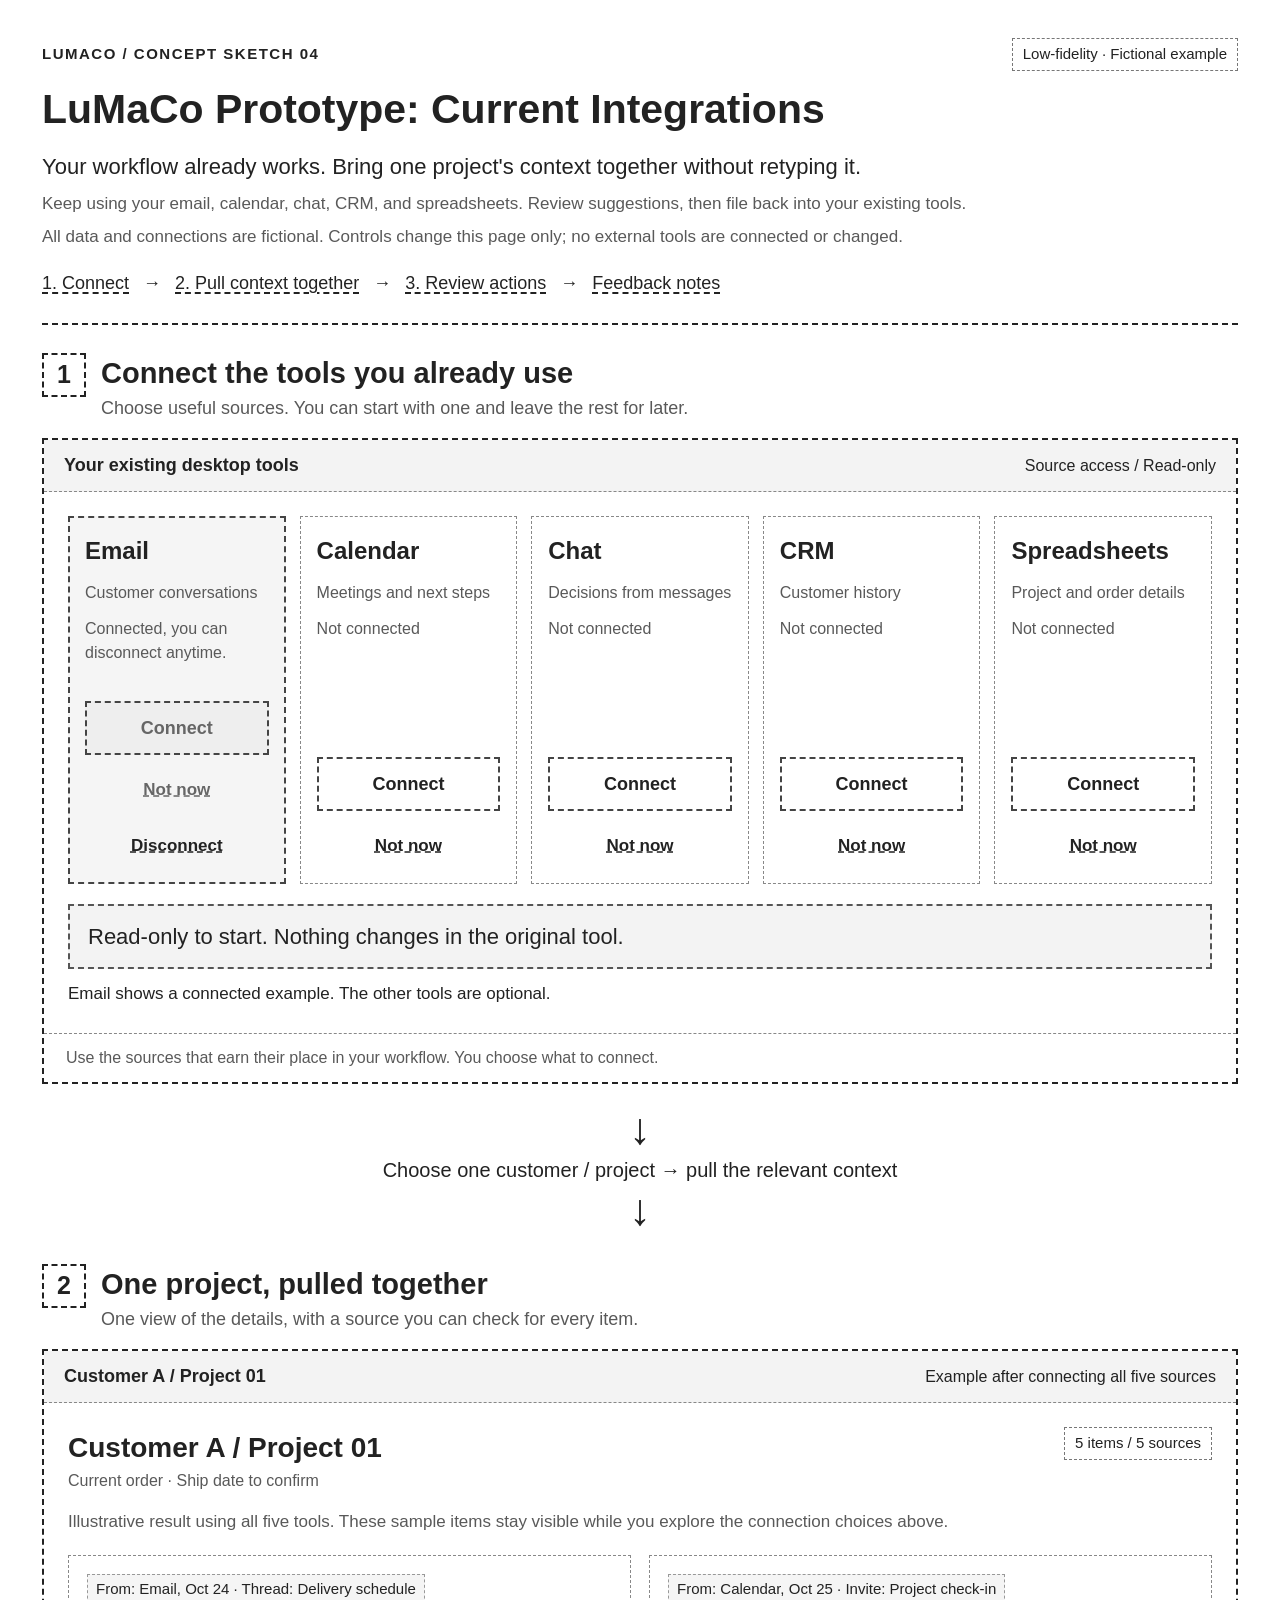
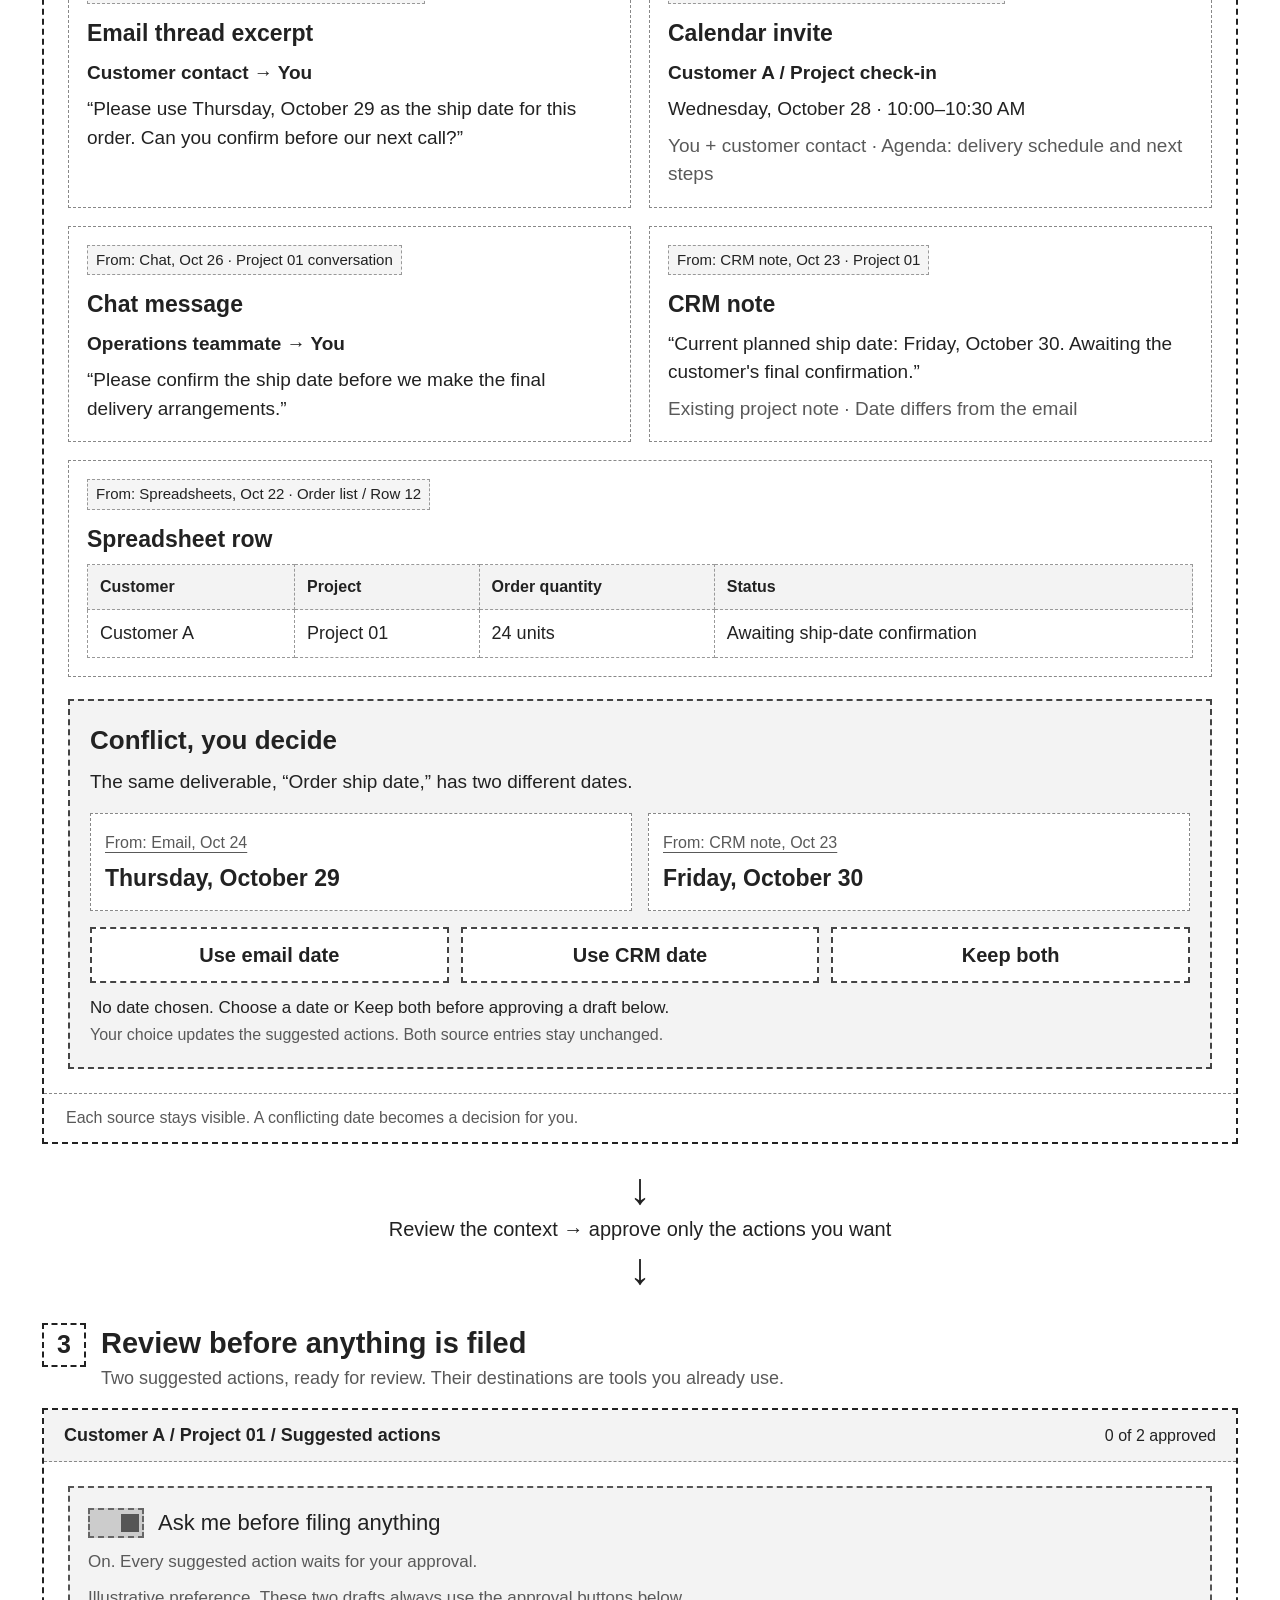
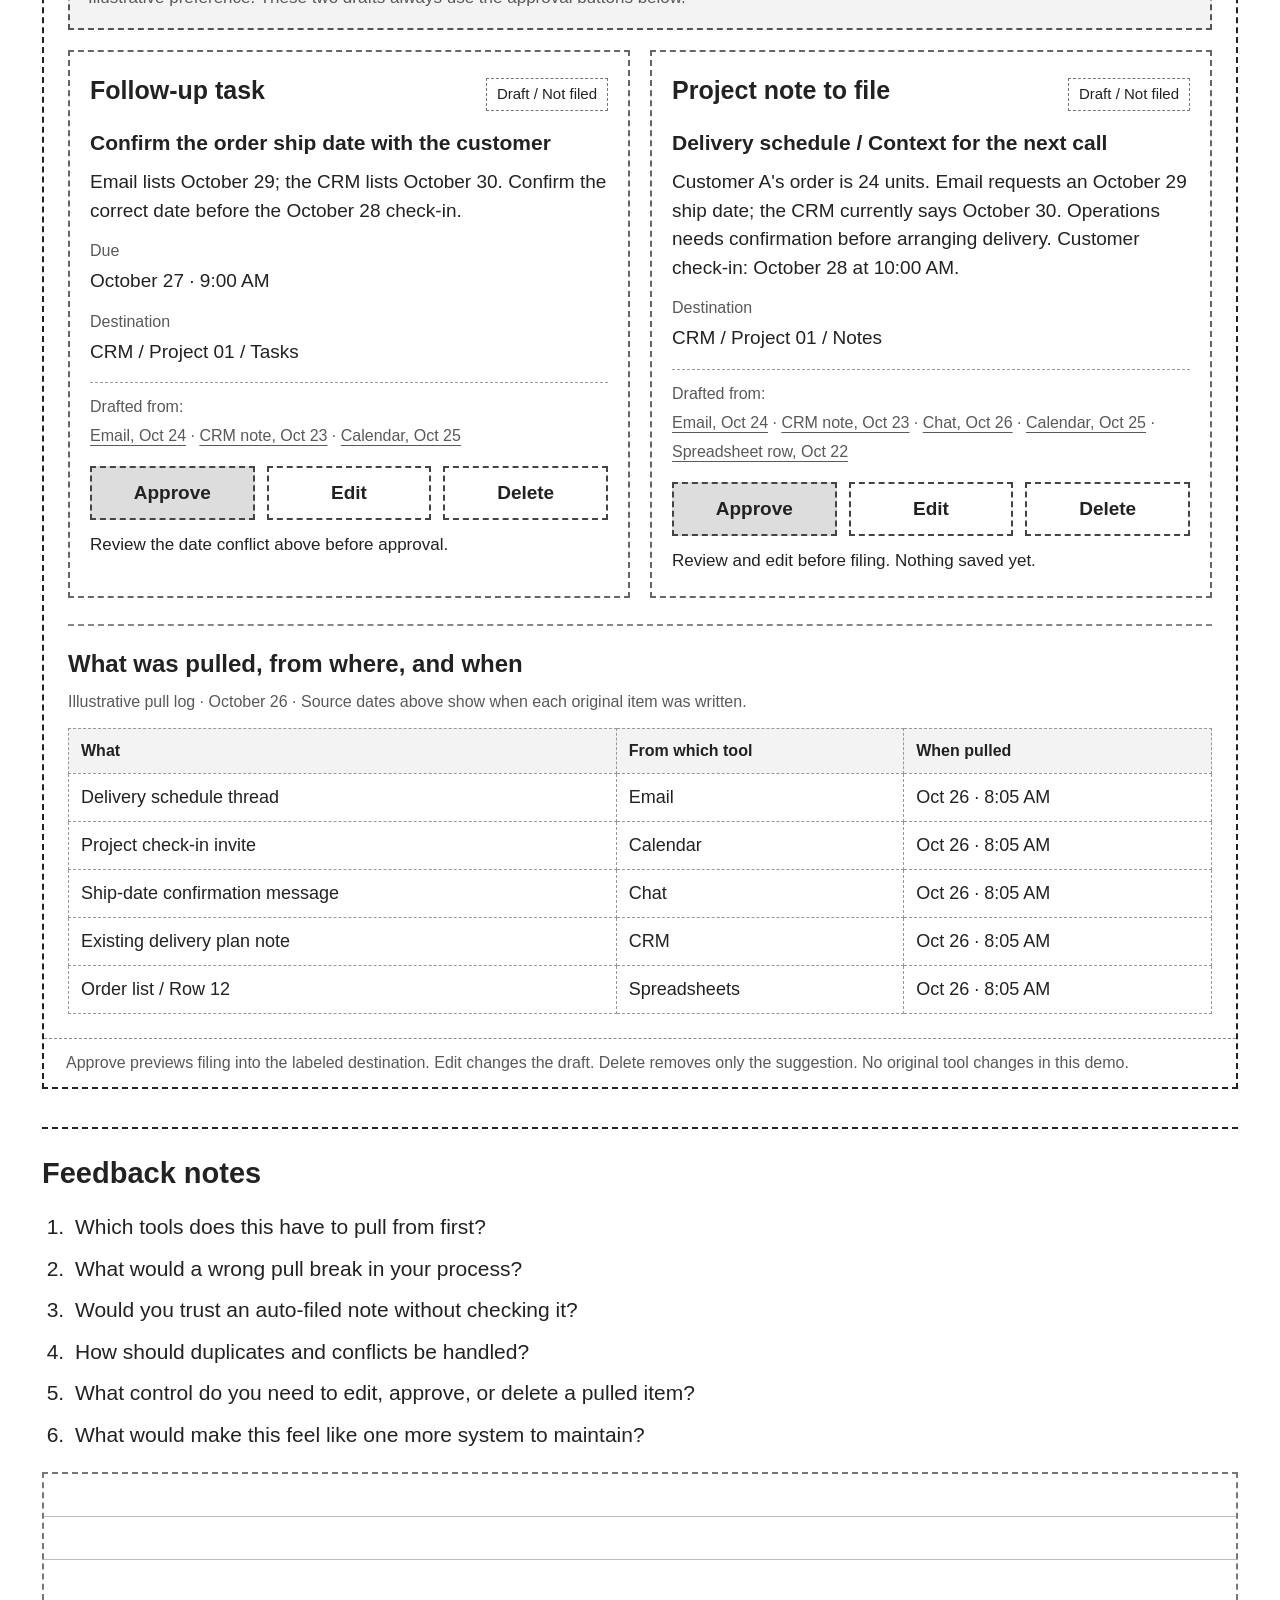
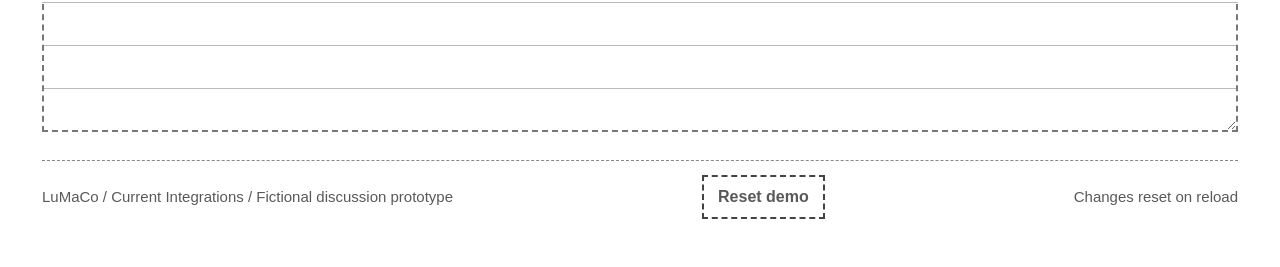
<file: reference-prototypes/05-integrations.html>
<!doctype html>
<html lang="en">
<head>
  <meta charset="utf-8">
  <meta name="viewport" content="width=device-width, initial-scale=1">
  <meta name="color-scheme" content="light">
  <meta name="description" content="A fictional wireframe bringing project context from existing tools into one sourced view, with actions reviewed before filing.">
  <title>LuMaCo Prototype: Current Integrations</title>
  <style>
    :root { --ink:#222; --muted:#595959; --line:#888; --wash:#f3f3f3; --sketch:"Segoe Print","Bradley Hand","Comic Sans MS","Segoe UI",sans-serif; }
    * { box-sizing:border-box; }
    html { scroll-behavior:smooth; scroll-padding-top:24px; }
    body { margin:0; background:#fff; color:var(--ink); font:19px/1.5 "Segoe UI",Arial,sans-serif; }
    h1,h2,h3,p { margin:0; }
    h1,h2,h3,.step,.flow { font-family:var(--sketch); }
    a { color:inherit; text-underline-offset:4px; }
    button,input,textarea { font:inherit; color:inherit; }
    a:focus-visible,button:focus-visible,input:focus-visible,textarea:focus-visible { outline:3px solid #222; outline-offset:4px; }
    button { cursor:pointer; border:2px dashed #444; border-radius:0; background:#fff; padding:11px 20px; min-height:54px; font-size:20px; font-weight:650; }
    button:hover { background:#eee; }
    button:disabled { cursor:default; color:#666; background:#eee; }
    button.primary { background:#ddd; }
    button.primary:hover:not(:disabled) { background:#ccc; }
    [hidden] { display:none !important; }
    .page { max-width:1400px; margin:auto; padding:38px 42px 48px; }
    .page-header { border-bottom:2px dashed var(--ink); padding-bottom:26px; }
    .header-top { display:flex; justify-content:space-between; align-items:center; flex-wrap:wrap; gap:12px; margin-bottom:12px; }
    .eyebrow { font-size:15px; letter-spacing:.1em; text-transform:uppercase; font-weight:700; }
    .badge { display:inline-block; border:1px dashed #777; padding:4px 10px; font-size:15px; background:#fff; }
    h1 { font-size:clamp(30px,3.2vw,43px); line-height:1.3; }
    h2 { font-size:29px; line-height:1.4; }
    h3 { font-size:25px; }
    .scenario { margin-top:14px; font-size:22px; }
    .context { color:var(--muted); margin-top:8px; font-size:17px; }
    .flow-nav { display:flex; flex-wrap:wrap; align-items:center; gap:14px; padding-top:20px; font-size:18px; }
    .flow-nav a { text-decoration-style:dashed; }
    .screen { margin-top:28px; scroll-margin-top:24px; }
    .screen-title { display:flex; align-items:flex-start; gap:15px; margin-bottom:16px; }
    .step { width:44px; height:44px; flex:0 0 44px; display:grid; place-items:center; border:2px dashed var(--ink); font-size:25px; font-weight:700; }
    .screen-description { font-size:18px; color:var(--muted); margin-top:2px; }
    .window { border:2px dashed var(--ink); }
    .window-bar { border-bottom:1px dashed var(--line); padding:12px 20px; display:flex; justify-content:space-between; align-items:center; flex-wrap:wrap; gap:8px; background:var(--wash); font-size:16px; }
    .window-bar strong { font-size:18px; }
    .window-body { padding:24px; }
    .window-footer { border-top:1px dashed var(--line); padding:12px 22px; font-size:16px; color:var(--muted); }
    .small-note { font-size:16px; color:var(--muted); }
    .flow { display:flex; flex-direction:column; align-items:center; margin:20px 0 8px; text-align:center; font-size:20px; }
    .arrow { font-family:Arial,sans-serif; font-size:44px; line-height:1.15; }
    .tools-grid { display:grid; grid-template-columns:repeat(5,minmax(0,1fr)); gap:14px; }
    .tool-card { border:1px dashed #888; padding:16px; display:flex; flex-direction:column; align-items:stretch; gap:12px; min-width:0; }
    .tool-card h3 { font-size:24px; overflow-wrap:anywhere; }
    .tool-card.connected { border:2px dashed #444; padding:15px; background:#f5f5f5; }
    .tool-status { font-size:16px; min-height:72px; color:var(--muted); }
    .tool-card > button { width:100%; font-size:18px; padding:10px 8px; }
    .tool-card .text-button { border:0; background:transparent; padding:6px 2px; min-height:44px; font-size:17px; text-decoration:underline; text-decoration-style:dashed; }
    .tool-card > button:first-of-type { margin-top:auto; }
    .read-only { margin-top:20px; border:2px dashed #555; padding:14px 18px; font-size:22px; background:var(--wash); }
    .status { min-height:28px; margin-top:12px; font-size:17px; }
    .project-header { display:flex; justify-content:space-between; align-items:flex-start; flex-wrap:wrap; gap:12px; margin-bottom:16px; }
    .project-header h3 { font-size:28px; }
    .example-note { font-size:17px; color:var(--muted); margin-bottom:20px; }
    .context-grid { display:grid; grid-template-columns:repeat(2,minmax(0,1fr)); gap:18px; }
    .context-card { border:1px dashed #888; padding:18px; min-width:0; scroll-margin-top:20px; }
    .source { display:inline-block; border:1px dashed #999; padding:3px 8px; font-size:15px; background:#f5f5f5; margin-bottom:12px; }
    .context-card h3 { font-size:23px; margin-bottom:8px; }
    .context-card p { font-size:19px; }
    .context-card p + p { margin-top:8px; }
    .full-width { grid-column:1 / -1; }
    .table-wrap { overflow-x:auto; }
    table { width:100%; border-collapse:collapse; font-size:18px; }
    th,td { text-align:left; vertical-align:top; border:1px dashed #999; padding:10px 12px; }
    th { background:#f3f3f3; font-size:16px; font-weight:650; }
    .conflict { border:2px dashed #444; padding:20px; background:#f3f3f3; margin-top:22px; }
    .conflict h3 { font-size:26px; margin-bottom:8px; }
    .date-options { display:grid; grid-template-columns:1fr 1fr; gap:16px; margin:16px 0; }
    .date-option { border:1px dashed #888; padding:14px; background:#fff; }
    .date-option strong { display:block; font-size:23px; margin-top:5px; }
    .button-row { display:flex; flex-wrap:wrap; gap:12px; }
    .button-row button { flex:1; }
    .button-row button[aria-pressed=true] { background:#ccc; border:2px dashed #222; }
    .review-setting { border:2px dashed #555; padding:18px; margin-bottom:20px; background:var(--wash); }
    .toggle-label { display:flex; align-items:center; gap:14px; cursor:pointer; font-size:22px; }
    .toggle-label input { position:absolute; opacity:0; width:1px; height:1px; }
    .switch { width:56px; height:30px; flex:0 0 56px; background:#eee; border:2px dashed #666; padding:3px; display:flex; align-items:center; }
    .switch::before { content:""; display:block; width:18px; height:18px; background:#555; }
    .toggle-label input:checked + .switch { background:#ccc; justify-content:flex-end; }
    .toggle-label input:focus-visible + .switch { outline:3px solid #222; outline-offset:4px; }
    .review-setting p { margin-top:10px; font-size:17px; color:var(--muted); }
    .actions-grid { display:grid; grid-template-columns:1fr 1fr; gap:20px; }
    .action-card { border:2px dashed #666; padding:20px; min-width:0; }
    .action-heading { display:flex; justify-content:space-between; align-items:baseline; flex-wrap:wrap; gap:10px; margin-bottom:16px; }
    .action-heading h3 { font-size:25px; }
    .field-label { display:block; color:var(--muted); font-size:16px; margin-top:14px; margin-bottom:4px; }
    .action-title { font-size:21px; font-weight:600; margin-bottom:10px; }
    .provenance { font-size:16px; border-top:1px dashed #999; padding-top:12px; margin-top:16px; color:var(--muted); }
    .provenance a { display:inline-block; margin-top:5px; }
    .action-card > .button-row { margin-top:18px; }
    .action-card .button-row button { padding:10px 12px; font-size:19px; }
    .editor { margin-top:18px; border:1px dashed #777; padding:16px; background:var(--wash); }
    .editor label { display:block; font-size:16px; margin-bottom:12px; font-weight:600; }
    .editor input,.editor textarea { display:block; width:100%; border:1px dashed #777; border-radius:0; background:#fff; padding:9px 11px; margin-top:5px; font-size:18px; font-weight:400; }
    .editor textarea { min-height:130px; resize:vertical; }
    .editor .button-row button { font-size:17px; }
    .deleted { background:#f5f5f5; }
    .pull-log { margin-top:26px; border-top:2px dashed #888; padding-top:20px; }
    .pull-log h3 { font-size:24px; margin-bottom:8px; }
    .pull-log .small-note { margin-bottom:14px; }
    .feedback { margin-top:38px; border-top:2px dashed var(--ink); padding-top:24px; }
    .feedback h2 { margin-bottom:18px; }
    .questions { padding-left:28px; margin:0 0 22px; }
    .questions li { font-size:21px; padding-left:5px; margin-bottom:10px; }
    .notes { display:block; width:100%; min-height:260px; border:2px dashed #777; border-radius:0; padding:0 14px; line-height:43px; font-size:20px; resize:vertical; background:repeating-linear-gradient(to bottom,#fff 0,#fff 42px,#bbb 42px,#bbb 43px); }
    .page-footer { margin-top:28px; border-top:1px dashed var(--line); padding-top:14px; display:flex; justify-content:space-between; align-items:center; flex-wrap:wrap; gap:12px; font-size:15px; color:var(--muted); }
    .reset { min-height:44px; font-size:16px; padding:7px 14px; }
    @media (max-width:1100px) { .page { padding:28px 24px; } .tools-grid { grid-template-columns:repeat(3,minmax(0,1fr)); } .tool-status { min-height:48px; } }
    @media (max-width:850px) { .actions-grid,.context-grid { grid-template-columns:1fr; } .tool-status { min-height:72px; } }
    @media (max-width:650px) {
      .page { padding:22px 16px; }
      h2 { font-size:25px; }
      .scenario { font-size:20px; }
      .window-body { padding:16px; }
      .tools-grid { grid-template-columns:1fr 1fr; }
      .tool-card { padding:12px; }
      .tool-card.connected { padding:11px; }
      .date-options { grid-template-columns:1fr; }
      .button-row { flex-direction:column; }
      .action-card { padding:16px; }
      .toggle-label { font-size:20px; }
      th,td { padding:9px; font-size:16px; }
    }
    @media (max-width:400px) { .tools-grid { grid-template-columns:1fr; } .tool-status { min-height:0; } }
    @media print {
      html { scroll-behavior:auto; }
      .page { max-width:none; padding:0; }
      .flow-nav,.reset,.editor { display:none; }
      .screen + .flow + .screen { break-before:page; }
      .tool-card,.context-card,.conflict,.action-card,.feedback { break-inside:avoid; }
      .tools-grid { grid-template-columns:repeat(3,minmax(0,1fr)); }
      .context-grid,.actions-grid { grid-template-columns:1fr 1fr; }
      .button-row { flex-direction:row; }
      .flow { margin:12px 0; }
      a { text-decoration:none; }
    }
    @media (prefers-reduced-motion:reduce) { html { scroll-behavior:auto; } }
  </style>
</head>
<body>
<main class="page">
  <header class="page-header">
    <div class="header-top"><span class="eyebrow">LuMaCo / Concept sketch 04</span><span class="badge">Low-fidelity · Fictional example</span></div>
    <h1>LuMaCo Prototype: Current Integrations</h1>
    <p class="scenario">Your workflow already works. Bring one project's context together without retyping it.</p>
    <p class="context">Keep using your email, calendar, chat, CRM, and spreadsheets. Review suggestions, then file back into your existing tools.</p>
    <p class="context">All data and connections are fictional. Controls change this page only; no external tools are connected or changed.</p>
    <nav class="flow-nav" aria-label="Prototype screen flow"><a href="#connect">1. Connect</a><span aria-hidden="true">→</span><a href="#project">2. Pull context together</a><span aria-hidden="true">→</span><a href="#review">3. Review actions</a><span aria-hidden="true">→</span><a href="#feedback">Feedback notes</a></nav>
  </header>

  <section class="screen" id="connect" aria-labelledby="connect-title">
    <div class="screen-title"><span class="step" aria-hidden="true">1</span><div><h2 id="connect-title">Connect the tools you already use</h2><p class="screen-description">Choose useful sources. You can start with one and leave the rest for later.</p></div></div>
    <div class="window">
      <div class="window-bar"><strong>Your existing desktop tools</strong><span>Source access / Read-only</span></div>
      <div class="window-body">
        <div class="tools-grid">
          <article class="tool-card connected" id="tool-email"><h3>Email</h3><p class="small-note">Customer conversations</p><p class="tool-status" id="status-email">Connected, you can disconnect anytime.</p><button type="button" id="connect-email" disabled>Connect</button><button class="text-button" id="later-email" type="button" disabled>Not now</button><button class="text-button" id="disconnect-email" type="button">Disconnect</button></article>
          <article class="tool-card" id="tool-calendar"><h3>Calendar</h3><p class="small-note">Meetings and next steps</p><p class="tool-status" id="status-calendar">Not connected</p><button type="button" id="connect-calendar">Connect</button><button class="text-button" id="later-calendar" type="button">Not now</button><button class="text-button" id="disconnect-calendar" type="button" hidden>Disconnect</button></article>
          <article class="tool-card" id="tool-chat"><h3>Chat</h3><p class="small-note">Decisions from messages</p><p class="tool-status" id="status-chat">Not connected</p><button type="button" id="connect-chat">Connect</button><button class="text-button" id="later-chat" type="button">Not now</button><button class="text-button" id="disconnect-chat" type="button" hidden>Disconnect</button></article>
          <article class="tool-card" id="tool-crm"><h3>CRM</h3><p class="small-note">Customer history</p><p class="tool-status" id="status-crm">Not connected</p><button type="button" id="connect-crm">Connect</button><button class="text-button" id="later-crm" type="button">Not now</button><button class="text-button" id="disconnect-crm" type="button" hidden>Disconnect</button></article>
          <article class="tool-card" id="tool-spreadsheets"><h3>Spreadsheets</h3><p class="small-note">Project and order details</p><p class="tool-status" id="status-spreadsheets">Not connected</p><button type="button" id="connect-spreadsheets">Connect</button><button class="text-button" id="later-spreadsheets" type="button">Not now</button><button class="text-button" id="disconnect-spreadsheets" type="button" hidden>Disconnect</button></article>
        </div>
        <p class="read-only">Read-only to start. Nothing changes in the original tool.</p>
        <p class="status" id="connection-status" role="status" aria-live="polite">Email shows a connected example. The other tools are optional.</p>
      </div>
      <div class="window-footer">Use the sources that earn their place in your workflow. You choose what to connect.</div>
    </div>
  </section>

  <div class="flow" aria-label="Flow: choose a customer and bring its context together"><span class="arrow" aria-hidden="true">↓</span><span>Choose one customer / project → pull the relevant context</span><span class="arrow" aria-hidden="true">↓</span></div>

  <section class="screen" id="project" aria-labelledby="project-title">
    <div class="screen-title"><span class="step" aria-hidden="true">2</span><div><h2 id="project-title">One project, pulled together</h2><p class="screen-description">One view of the details, with a source you can check for every item.</p></div></div>
    <div class="window">
      <div class="window-bar"><strong>Customer A / Project 01</strong><span>Example after connecting all five sources</span></div>
      <div class="window-body">
        <div class="project-header"><div><h3>Customer A / Project 01</h3><p class="small-note">Current order · Ship date to confirm</p></div><span class="badge">5 items / 5 sources</span></div>
        <p class="example-note">Illustrative result using all five tools. These sample items stay visible while you explore the connection choices above.</p>
        <div class="context-grid">
          <article class="context-card" id="source-email"><span class="source">From: Email, Oct 24 · Thread: Delivery schedule</span><h3>Email thread excerpt</h3><p><strong>Customer contact → You</strong></p><p>“Please use Thursday, October 29 as the ship date for this order. Can you confirm before our next call?”</p></article>
          <article class="context-card" id="source-calendar"><span class="source">From: Calendar, Oct 25 · Invite: Project check-in</span><h3>Calendar invite</h3><p><strong>Customer A / Project check-in</strong></p><p>Wednesday, October 28 · 10:00–10:30 AM</p><p class="small-note">You + customer contact · Agenda: delivery schedule and next steps</p></article>
          <article class="context-card" id="source-chat"><span class="source">From: Chat, Oct 26 · Project 01 conversation</span><h3>Chat message</h3><p><strong>Operations teammate → You</strong></p><p>“Please confirm the ship date before we make the final delivery arrangements.”</p></article>
          <article class="context-card" id="source-crm"><span class="source">From: CRM note, Oct 23 · Project 01</span><h3>CRM note</h3><p>“Current planned ship date: Friday, October 30. Awaiting the customer's final confirmation.”</p><p class="small-note">Existing project note · Date differs from the email</p></article>
          <article class="context-card full-width" id="source-spreadsheets"><span class="source">From: Spreadsheets, Oct 22 · Order list / Row 12</span><h3>Spreadsheet row</h3><div class="table-wrap"><table aria-label="One pulled spreadsheet row"><thead><tr><th scope="col">Customer</th><th scope="col">Project</th><th scope="col">Order quantity</th><th scope="col">Status</th></tr></thead><tbody><tr><td>Customer A</td><td>Project 01</td><td>24 units</td><td>Awaiting ship-date confirmation</td></tr></tbody></table></div></article>
        </div>
        <aside class="conflict" aria-labelledby="conflict-title"><h3 id="conflict-title">Conflict, you decide</h3><p>The same deliverable, “Order ship date,” has two different dates.</p><div class="date-options"><div class="date-option"><a class="small-note" href="#source-email">From: Email, Oct 24</a><strong>Thursday, October 29</strong></div><div class="date-option"><a class="small-note" href="#source-crm">From: CRM note, Oct 23</a><strong>Friday, October 30</strong></div></div><div class="button-row"><button id="use-email" type="button" aria-pressed="false">Use email date</button><button id="use-crm" type="button" aria-pressed="false">Use CRM date</button><button id="keep-both" type="button" aria-pressed="false">Keep both</button></div><p class="status" id="conflict-status" role="status" aria-live="polite">No date chosen. Choose a date or Keep both before approving a draft below.</p><p class="small-note">Your choice updates the suggested actions. Both source entries stay unchanged.</p></aside>
      </div>
      <div class="window-footer">Each source stays visible. A conflicting date becomes a decision for you.</div>
    </div>
  </section>

  <div class="flow" aria-label="Flow: review proposed actions before filing"><span class="arrow" aria-hidden="true">↓</span><span>Review the context → approve only the actions you want</span><span class="arrow" aria-hidden="true">↓</span></div>

  <section class="screen" id="review" aria-labelledby="review-title">
    <div class="screen-title"><span class="step" aria-hidden="true">3</span><div><h2 id="review-title">Review before anything is filed</h2><p class="screen-description">Two suggested actions, ready for review. Their destinations are tools you already use.</p></div></div>
    <div class="window">
      <div class="window-bar"><strong>Customer A / Project 01 / Suggested actions</strong><span id="review-count">0 of 2 approved</span></div>
      <div class="window-body">
        <div class="review-setting"><label class="toggle-label"><input id="ask-first" type="checkbox" role="switch" checked aria-describedby="preference-status"><span class="switch" aria-hidden="true"></span><span>Ask me before filing anything</span></label><p id="preference-status">On. Every suggested action waits for your approval.</p><p class="small-note">Illustrative preference. These two drafts always use the approval buttons below.</p></div>
        <div class="actions-grid">
          <article class="action-card" id="task-card">
            <div class="action-heading"><h3>Follow-up task</h3><span class="badge" id="task-state">Draft / Not filed</span></div>
            <div id="task-content"><p class="action-title" id="task-title">Confirm the order ship date with the customer</p><p id="task-body">Email lists October 29; the CRM lists October 30. Confirm the correct date before the October 28 check-in.</p><span class="field-label">Due</span><p id="task-date">October 27 · 9:00 AM</p><span class="field-label">Destination</span><p id="task-destination">CRM / Project 01 / Tasks</p><p class="provenance">Drafted from:<br><a href="#source-email">Email, Oct 24</a> · <a href="#source-crm">CRM note, Oct 23</a> · <a href="#source-calendar">Calendar, Oct 25</a></p></div>
            <form class="editor" id="task-editor" hidden><label>Task title<input id="task-title-input" value="Confirm the order ship date with the customer" required></label><label>Details<textarea id="task-body-input" required>Email lists October 29; the CRM lists October 30. Confirm the correct date before the October 28 check-in.</textarea></label><label>Due<input id="task-date-input" value="October 27 · 9:00 AM" required></label><label>Destination<input id="task-destination-input" value="CRM / Project 01 / Tasks" required></label><div class="button-row"><button type="submit">Apply edits</button><button type="button" id="task-cancel">Cancel</button></div></form>
            <div class="button-row"><button class="primary" id="task-approve" type="button">Approve</button><button id="task-edit" type="button" aria-expanded="false" aria-controls="task-editor">Edit</button><button id="task-delete" type="button">Delete</button></div>
            <p class="status" id="task-status" role="status" aria-live="polite">Review the date conflict above before approval.</p>
          </article>
          <article class="action-card" id="note-card">
            <div class="action-heading"><h3>Project note to file</h3><span class="badge" id="note-state">Draft / Not filed</span></div>
            <div id="note-content"><p class="action-title" id="note-title">Delivery schedule / Context for the next call</p><p id="note-body">Customer A's order is 24 units. Email requests an October 29 ship date; the CRM currently says October 30. Operations needs confirmation before arranging delivery. Customer check-in: October 28 at 10:00 AM.</p><span class="field-label">Destination</span><p id="note-destination">CRM / Project 01 / Notes</p><p class="provenance">Drafted from:<br><a href="#source-email">Email, Oct 24</a> · <a href="#source-crm">CRM note, Oct 23</a> · <a href="#source-chat">Chat, Oct 26</a> · <a href="#source-calendar">Calendar, Oct 25</a> · <a href="#source-spreadsheets">Spreadsheet row, Oct 22</a></p></div>
            <form class="editor" id="note-editor" hidden><label>Note title<input id="note-title-input" value="Delivery schedule / Context for the next call" required></label><label>Project note<textarea id="note-body-input" required>Customer A's order is 24 units. Email requests an October 29 ship date; the CRM currently says October 30. Operations needs confirmation before arranging delivery. Customer check-in: October 28 at 10:00 AM.</textarea></label><label>Destination<input id="note-destination-input" value="CRM / Project 01 / Notes" required></label><div class="button-row"><button type="submit">Apply edits</button><button type="button" id="note-cancel">Cancel</button></div></form>
            <div class="button-row"><button class="primary" id="note-approve" type="button">Approve</button><button id="note-edit" type="button" aria-expanded="false" aria-controls="note-editor">Edit</button><button id="note-delete" type="button">Delete</button></div>
            <p class="status" id="note-status" role="status" aria-live="polite">Review and edit before filing. Nothing saved yet.</p>
          </article>
        </div>
        <section class="pull-log" aria-labelledby="log-title"><h3 id="log-title">What was pulled, from where, and when</h3><p class="small-note">Illustrative pull log · October 26 · Source dates above show when each original item was written.</p><div class="table-wrap"><table aria-label="Source pull log"><thead><tr><th scope="col">What</th><th scope="col">From which tool</th><th scope="col">When pulled</th></tr></thead><tbody id="log-body"><tr><td>Delivery schedule thread</td><td>Email</td><td>Oct 26 · 8:05 AM</td></tr><tr><td>Project check-in invite</td><td>Calendar</td><td>Oct 26 · 8:05 AM</td></tr><tr><td>Ship-date confirmation message</td><td>Chat</td><td>Oct 26 · 8:05 AM</td></tr><tr><td>Existing delivery plan note</td><td>CRM</td><td>Oct 26 · 8:05 AM</td></tr><tr><td>Order list / Row 12</td><td>Spreadsheets</td><td>Oct 26 · 8:05 AM</td></tr></tbody></table></div></section>
      </div>
      <div class="window-footer">Approve previews filing into the labeled destination. Edit changes the draft. Delete removes only the suggestion. No original tool changes in this demo.</div>
    </div>
  </section>

  <section class="feedback" id="feedback" aria-labelledby="feedback-title"><h2 id="feedback-title">Feedback notes</h2><ol class="questions"><li>Which tools does this have to pull from first?</li><li>What would a wrong pull break in your process?</li><li>Would you trust an auto-filed note without checking it?</li><li>How should duplicates and conflicts be handled?</li><li>What control do you need to edit, approve, or delete a pulled item?</li><li>What would make this feel like one more system to maintain?</li></ol><textarea class="notes" aria-label="Feedback notes" spellcheck="false"></textarea></section>
  <footer class="page-footer"><span>LuMaCo / Current Integrations / Fictional discussion prototype</span><button class="reset" id="reset" type="button">Reset demo</button><span>Changes reset on reload</span></footer>
</main>
<script>
  (() => {
    const el = id => document.getElementById(id);
    const tools = ['email','calendar','chat','crm','spreadsheets'];
    const names = {email:'Email',calendar:'Calendar',chat:'Chat',crm:'CRM',spreadsheets:'Spreadsheets'};
    let decision = null;
    const states = {task:'draft',note:'draft'};
    const setConnection = (tool,connected) => {
      el('tool-'+tool).classList.toggle('connected',connected);
      el('status-'+tool).textContent = connected ? 'Connected, you can disconnect anytime.' : 'Not connected';
      el('connect-'+tool).disabled = connected;
      el('later-'+tool).disabled = connected;
      el('disconnect-'+tool).hidden = !connected;
      el('connection-status').textContent = names[tool] + (connected ? ' connected in this demo. Read-only source access.' : ' disconnected in this demo. Original items remain unchanged.') + ' The project view below is a separate illustrated example.';
    };
    tools.forEach(tool => {
      el('connect-'+tool).addEventListener('click',() => setConnection(tool,true));
      el('disconnect-'+tool).addEventListener('click',() => setConnection(tool,false));
      el('later-'+tool).addEventListener('click',() => {
        el('status-'+tool).textContent = 'Skipped for now';
        el('connection-status').textContent = names[tool] + ' left for later. You can connect it whenever it becomes useful.';
      });
    });
    const setEditor = (kind,open) => {
      el(kind+'-editor').hidden = !open;
      el(kind+'-edit').setAttribute('aria-expanded',String(open));
    };
    const fields = kind => kind === 'task' ? ['title','body','date','destination'] : ['title','body','destination'];
    const finish = (kind,state) => {
      states[kind] = state;
      setEditor(kind,false);
      ['approve','edit','delete'].forEach(action => { el(kind+'-'+action).disabled = true; });
      el('review-count').textContent = Object.values(states).filter(value => value === 'approved').length + ' of 2 approved';
    };
    const updateDrafts = () => {
      const date = decision === 'email' ? 'Thursday, October 29 (email date)' : decision === 'crm' ? 'Friday, October 30 (CRM date)' : 'October 29 from Email and October 30 from CRM; both retained pending confirmation';
      if (states.task === 'draft') {
        el('task-body').textContent = decision === 'both' ? 'Both dates are retained. Ask the customer to confirm the correct ship date before the October 28 check-in.' : 'Use '+date+' as the working ship date. Confirm it with the customer before the October 28 check-in.';
      }
      if (states.note === 'draft') {
        el('note-body').textContent = 'Customer A’s order is 24 units. Ship date decision: '+date+'. Operations needs confirmation before arranging delivery. Customer check-in: October 28 at 10:00 AM. Original email and CRM entries remain unchanged.';
      }
    };
    [['use-email','email'],['use-crm','crm'],['keep-both','both']].forEach(([id,value]) => {
      el(id).addEventListener('click',() => {
        if (Object.values(states).every(state => state !== 'draft')) {
          el('conflict-status').textContent = 'Both drafts have been reviewed. Use Reset demo to explore a different date decision.';
          return;
        }
        if (['task','note'].some(kind => !el(kind+'-editor').hidden)) {
          el('conflict-status').textContent = 'Apply or cancel your open edits before changing the date decision.';
          return;
        }
        decision = value;
        ['use-email','use-crm','keep-both'].forEach(button => el(button).setAttribute('aria-pressed',String(button === id)));
        el('conflict-status').textContent = value === 'both' ? 'Both dates retained. The drafts will explicitly ask for confirmation.' : 'Working date selected: '+(value === 'email' ? 'October 29 from Email.' : 'October 30 from CRM.');
        updateDrafts();
      });
    });
    ['task','note'].forEach(kind => {
      el(kind+'-edit').addEventListener('click',() => {
        if (states[kind] !== 'draft') return;
        fields(kind).forEach(field => { el(kind+'-'+field+'-input').value = el(kind+'-'+field).textContent; });
        setEditor(kind,true);
        el(kind+'-status').textContent = 'Editing this draft. Nothing filed yet.';
        el(kind+'-title-input').focus();
      });
      el(kind+'-cancel').addEventListener('click',() => {
        setEditor(kind,false);
        el(kind+'-status').textContent = 'Edits canceled. The draft is still awaiting approval.';
        el(kind+'-edit').focus();
      });
      el(kind+'-editor').addEventListener('submit',event => {
        event.preventDefault();
        if (states[kind] !== 'draft') return;
        if (fields(kind).some(field => !el(kind+'-'+field+'-input').value.trim())) {
          el(kind+'-status').textContent = 'Fill in each field before applying edits.';
          return;
        }
        fields(kind).forEach(field => { el(kind+'-'+field).textContent = el(kind+'-'+field+'-input').value.trim(); });
        setEditor(kind,false);
        el(kind+'-status').textContent = 'Edits applied to the draft. Select Approve when ready.';
        el(kind+'-edit').focus();
      });
      el(kind+'-approve').addEventListener('click',() => {
        if (states[kind] !== 'draft') return;
        if (!decision) {
          el(kind+'-status').textContent = 'Choose a date or Keep both in the conflict box before approval.';
          return;
        }
        if (!el(kind+'-editor').hidden) {
          el(kind+'-status').textContent = 'Apply or cancel your edits before approving.';
          return;
        }
        finish(kind,'approved');
        el(kind+'-state').textContent = 'Approved / Demo only';
        el(kind+'-status').textContent = 'Approved for '+el(kind+'-destination').textContent+' in this demo. No real tool was changed.';
      });
      el(kind+'-delete').addEventListener('click',() => {
        if (states[kind] !== 'draft') return;
        finish(kind,'deleted');
        el(kind+'-content').hidden = true;
        el(kind+'-card').classList.add('deleted');
        el(kind+'-state').textContent = 'Suggestion deleted';
        el(kind+'-status').textContent = 'Draft suggestion removed. The original source items remain unchanged.';
      });
    });
    el('ask-first').addEventListener('change',() => {
      el('preference-status').textContent = el('ask-first').checked ? 'On. Every suggested action waits for your approval.' : 'Off in this preference preview. These existing drafts still await your approval; nothing is filed automatically in this demo.';
    });
    el('reset').addEventListener('click',() => window.location.reload());
  })();
</script>
</body>
</html>
</file>
<file: frontend/styles/base.css>
/* Original LuMaCo styling, including prior contrast corrections. */
:root{--navy:#172c47;--navy2:#243d5c;--gold:#b58a3b;--gold-soft:#f7f1e5;--paper:#fff;--background:#f5f7fa;--ink:#243147;--muted:#6b7788;--line:#e3e8ef;--red:#b65c45;--red-soft:#fff1ed;--green:#39765c;--green-soft:#eaf5ef;--shadow:0 4px 24px rgba(19,40,68,.055);--round:13px}
*{box-sizing:border-box}html,body{margin:0;min-height:100%;font-family:Inter,ui-sans-serif,-apple-system,BlinkMacSystemFont,"Segoe UI",Arial,sans-serif;color:var(--ink);background:var(--background);font-size:14px;line-height:1.5}button,input,select,textarea{font:inherit}button{cursor:pointer}button:disabled{opacity:.45;cursor:not-allowed}button:focus-visible,input:focus-visible,select:focus-visible,textarea:focus-visible,a:focus-visible{outline:3px solid #c4a568;outline-offset:2px}h1,h2,h3,p{margin:0}h1{font-size:29px;line-height:1.23;letter-spacing:-.8px}h2{font-size:19px;letter-spacing:-.35px}h3{font-size:15px}small,.small{font-size:12px}.muted{color:var(--muted)}.eyebrow{font-size:10px;letter-spacing:1.25px;text-transform:uppercase;font-weight:800;color:var(--muted)}.icon{width:18px;height:18px;flex:none;display:inline-block;vertical-align:middle;stroke:currentColor;stroke-width:1.9;stroke-linecap:round;stroke-linejoin:round;fill:none}.icon.sm{width:15px;height:15px}.icon.lg{width:21px;height:21px}
.shell{display:flex;min-height:100vh}.side{background:var(--navy);width:243px;flex:none;color:#dae2ed;display:flex;flex-direction:column;position:sticky;top:0;height:100vh;z-index:20}.brand{display:flex;align-items:center;gap:12px;padding:27px 22px 24px;border-bottom:1px solid #ffffff1a}.brand-mark{width:43px;height:32px;flex:none;background:var(--gold);border-radius:9px;display:grid;place-items:center;color:var(--navy);font-weight:900;font-size:14px;letter-spacing:-.35px}.brand strong{color:#fff;font-size:21px;letter-spacing:-.7px}.brand .dot{color:#d9bb7b}.brand small{display:block;color:#aabbd0;font-size:10px;letter-spacing:1.2px;text-transform:uppercase}.nav-label{padding:24px 22px 9px;font-size:10px;letter-spacing:1.3px;font-weight:800;color:#8599b3;text-transform:uppercase}.nav{display:grid;gap:4px;padding:0 11px}.nav button{display:flex;align-items:center;gap:12px;border:0;background:transparent;color:#c7d5e5;text-align:left;padding:11px 13px;border-radius:9px;width:100%;font-weight:550}.nav button:hover,.nav button.active{background:#314b6b;color:#fff}.nav button.active{box-shadow:inset 3px 0 0 var(--gold)}.nav button.active .icon{color:#e7c98f}.nav .count{margin-left:auto;border-radius:7px;background:#47617d;padding:0 7px;font-size:11px;color:#fff}.nav button.active .count{background:var(--gold);color:var(--navy)}.side-bottom{margin-top:auto;padding:15px 17px 22px;border-top:1px solid #ffffff1a}.private{display:flex;gap:9px;align-items:start;color:#d2dfeb;font-size:12px}.private .icon{color:#d9bb7b}.side-bottom p{margin-top:8px;font-size:11px;color:#99abc0;line-height:1.45}
.workspace{flex:1;min-width:0}.topbar{background:var(--navy);color:#fff;height:77px;display:flex;align-items:center;justify-content:space-between;padding:0 32px;gap:16px;position:sticky;top:0;z-index:15;box-shadow:0 2px 6px #10264013}.topbar .top-title{font-weight:700;font-size:17px;letter-spacing:-.3px}.topbar .top-sub{font-size:11px;color:#b7c6d7}.top-actions{display:flex;align-items:center;gap:10px}.top-actions .top-status{border:1px solid #6e8094;padding:7px 10px;border-radius:8px;font-size:11px;color:#dae4ef;white-space:nowrap}.top-actions .top-status b{color:#dec18c}.topbar .top-btn{background:var(--gold);border:1px solid var(--gold);color:var(--navy);border-radius:8px;padding:10px 14px;font-weight:750;display:flex;align-items:center;gap:7px}.topbar .top-btn:hover{background:#c8a05b}.content{max-width:1530px;margin:auto;padding:29px 32px 90px}.page-head{display:flex;justify-content:space-between;align-items:flex-start;gap:14px;margin-bottom:23px}.page-head .eyebrow{margin-bottom:8px}.page-head p{margin-top:7px;color:var(--muted)}.page-ctas{display:flex;gap:8px;align-items:center;flex-wrap:wrap}.section-title{display:flex;align-items:center;justify-content:space-between;gap:12px;margin:0 0 14px}.section-title h2{display:flex;align-items:center;gap:9px}.section-title h2 .icon{color:var(--gold)}.section-title a{cursor:pointer;color:#775b29;font-weight:700;font-size:12px;text-decoration:none}.section-title a:hover{text-decoration:underline}.grid{display:grid;gap:18px}.g2{grid-template-columns:repeat(2,minmax(0,1fr))}.g3{grid-template-columns:repeat(3,minmax(0,1fr))}.g4{grid-template-columns:repeat(4,minmax(0,1fr))}.split{display:grid;grid-template-columns:minmax(0,1.48fr) minmax(300px,1fr);gap:19px}.card{background:#fff;border:1px solid var(--line);border-radius:var(--round);box-shadow:var(--shadow);min-width:0}.pad{padding:20px}.gap-section{margin-top:25px}.hero{background:#fff;border:1px solid var(--line);border-radius:var(--round);padding:24px 25px;position:relative;overflow:hidden;box-shadow:var(--shadow);margin-bottom:20px}.hero:before{content:"";position:absolute;top:0;bottom:0;left:0;width:5px;background:var(--gold)}.hero-inner{display:flex;justify-content:space-between;align-items:center;gap:14px}.hero .eyebrow{color:#997639}.hero p{margin-top:7px;color:var(--muted);max-width:690px}.hero-date{display:flex;align-items:center;gap:8px;color:var(--navy);font-weight:650;background:#f5f7fa;border:1px solid var(--line);border-radius:9px;padding:11px 13px;white-space:nowrap}
.btn{border:1px solid var(--line);border-radius:8px;background:#fff;color:var(--navy);padding:9px 13px;font-weight:700;display:inline-flex;gap:7px;align-items:center;justify-content:center;min-height:36px;line-height:1.25;text-align:center}.btn:hover{background:#f4f6f9}.btn.primary{background:var(--navy);color:#fff;border-color:var(--navy)}.btn.primary:hover{background:#294562}.btn.gold{background:var(--gold);border-color:var(--gold);color:#142a43}.btn.gold:hover{background:#c6a35e}.btn.ghost{background:transparent}.btn.sm{font-size:12px;padding:7px 10px;min-height:31px}.btn.danger{border-color:#edcac3;color:#a64432;background:#fff5f2}.btn:active{transform:translateY(1px)}.pill,.tag{display:inline-flex;align-items:center;gap:4px;padding:4px 8px;border-radius:6px;font-size:11px;font-weight:700;background:#edf1f6;color:#445670;white-space:nowrap}.pill.gold,.tag.gold{background:var(--gold-soft);color:#805f25}.pill.danger{background:var(--red-soft);color:#a64f3a}.pill.ok{background:var(--green-soft);color:#326d52}.pill.blue{background:#eaf1fa;color:#315a86}.pill.neutral{background:#eef1f5;color:#546477}.dot{display:inline-block;width:7px;height:7px;border-radius:50%;background:currentColor}.item-row{display:flex;gap:12px;align-items:flex-start;padding:14px 0;border-bottom:1px solid var(--line)}.item-row:last-child{border-bottom:0;padding-bottom:0}.item-row:first-child{padding-top:0}.row-icon{width:36px;height:36px;display:grid;place-items:center;background:#f4f6f9;border-radius:9px;color:var(--navy);flex:none}.row-icon.warn{color:var(--red);background:#fff1ed}.row-main{min-width:0;flex:1}.row-main strong{font-size:13px;display:block}.row-main p{color:var(--muted);font-size:12px;margin-top:4px}.row-meta{display:flex;gap:6px;align-items:center;flex-wrap:wrap;margin-top:8px}.row-arrow{border:0;background:none;color:#7c8797;padding:5px}.row-arrow:hover{color:var(--navy)}.summary-stat{padding:17px 18px}.summary-stat .stat-icon{width:35px;height:35px;border-radius:9px;display:grid;place-items:center;background:var(--gold-soft);color:var(--gold);margin-bottom:13px}.summary-stat strong{font-size:25px;line-height:1;letter-spacing:-.5px;color:var(--navy);display:block;margin-bottom:6px}.summary-stat span{font-size:12px;color:var(--muted)}.subheading{font-weight:750;color:var(--navy);margin-bottom:12px}.company-name{font-size:12px;letter-spacing:.3px;font-weight:850;text-transform:uppercase;color:var(--navy)}
.toolbar{display:flex;align-items:center;justify-content:space-between;gap:10px;flex-wrap:wrap;margin-bottom:17px}.tabs{display:flex;gap:7px;flex-wrap:wrap}.tab{border:1px solid var(--line);background:#fff;color:#5d6980;padding:8px 12px;border-radius:8px;font-size:12px;font-weight:700}.tab:hover{background:#f4f6f9}.tab.active{background:var(--navy);color:#fff;border-color:var(--navy)}.search{display:flex;align-items:center;gap:8px;border:1px solid var(--line);background:#fff;padding:9px 11px;border-radius:8px;min-width:215px}.search .icon{color:#8b96a4}.search input{min-width:0;width:100%;border:0;outline:none;background:transparent}.search input:focus-visible{outline:0}.inbox-grid{display:grid;grid-template-columns:minmax(310px,1.02fr) minmax(350px,1fr);gap:17px;align-items:start}.inbox-list{overflow:hidden}.inbox-list-header{padding:14px 17px;border-bottom:1px solid var(--line);display:flex;justify-content:space-between;gap:10px}.mail-row{display:block;text-align:left;width:100%;background:white;border:0;border-bottom:1px solid var(--line);padding:16px 17px}.mail-row:hover{background:#f9fafc}.mail-row.selected{background:#faf8f3;box-shadow:inset 4px 0 0 var(--gold)}.mail-row:last-child{border-bottom:0}.mail-row .line1{display:flex;align-items:center;gap:8px}.mail-row .line1 strong{min-width:0;font-size:12px;color:var(--navy);font-weight:800}.mail-row .line1 time{margin-left:auto;white-space:nowrap;color:var(--muted);font-size:11px}.mail-row .subject{font-weight:750;font-size:13px;margin-top:8px;color:var(--ink)}.mail-row .preview{color:#5d6c7d;font-size:12px;margin-top:3px;overflow:hidden;text-overflow:ellipsis;white-space:nowrap}.mail-row .line3{margin-top:9px;display:flex;gap:6px;flex-wrap:wrap}.detail-panel{position:sticky;top:96px}.detail-head{padding:21px 21px 16px;background:#f9fafb;border-bottom:1px solid var(--line)}.detail-head p.small.muted{color:#4b5b70!important;font-weight:600}.detail-body{padding:21px}.timeline{list-style:none;margin:0;padding:0 0 0 18px;border-left:2px solid #e5e9ef}.timeline li{position:relative;margin:0 0 20px;padding-left:15px}.timeline li:last-child{margin-bottom:0}.timeline li:before{content:"";position:absolute;top:5px;left:-24px;width:10px;height:10px;background:#fff;border:2px solid var(--gold);border-radius:50%}.timeline .t-time{font-size:11px;color:var(--muted);margin-bottom:4px}.timeline strong{display:block;color:var(--navy);font-size:12px}.timeline p{color:#5f6c7d;font-size:12px;margin-top:3px}.note-box{background:#f7f2e8;border:1px solid #ebdfc8;border-radius:9px;padding:14px}.note-box p{font-size:12px;color:#534934}.btn-row{display:flex;gap:8px;flex-wrap:wrap}.block-title{font-size:12px;color:var(--navy);text-transform:uppercase;letter-spacing:1px;font-weight:850;margin-bottom:11px}.empty{text-align:center;padding:34px 18px;color:var(--muted)}.empty .icon{color:var(--gold);width:29px;height:29px;margin-bottom:10px}.empty strong{display:block;color:var(--navy);margin-bottom:5px}
.directory-grid{display:grid;grid-template-columns:minmax(270px,.82fr) minmax(410px,1.4fr);gap:18px;align-items:start}.directory-list{overflow:hidden}.directory-entry{width:100%;text-align:left;border:0;background:#fff;padding:15px 18px;border-bottom:1px solid var(--line)}.directory-entry:hover{background:#f9fafc}.directory-entry.selected{background:#faf8f3;box-shadow:inset 4px 0 0 var(--gold)}.directory-entry:last-child{border:0}.entry-head{display:flex;gap:11px;align-items:center}.avatar{background:#e8edf4;color:var(--navy);border-radius:12px;display:grid;place-items:center;font-weight:800;flex:none;width:39px;height:39px;font-size:13px}.entry-head strong{font-size:13px}.entry-head p{color:var(--muted);font-size:11px}.entry-foot{display:flex;gap:6px;flex-wrap:wrap;margin-top:11px}.profile-head{padding:23px;border-bottom:1px solid var(--line)}.profile-head .big-company{font-size:23px;letter-spacing:-.6px;color:var(--navy);font-weight:850;text-transform:uppercase;margin-top:4px}.profile-head .person-line{display:flex;align-items:center;gap:13px;margin-top:16px}.profile-head .person-line .avatar{width:54px;height:54px;font-size:17px}.profile-head h2{font-size:20px}.profile-head .role{color:var(--muted);font-size:12px;margin-top:4px}.info-grid{display:grid;grid-template-columns:repeat(2,minmax(0,1fr));gap:10px}.info-cell{background:#f7f9fb;border-radius:9px;padding:12px}.info-cell label{display:block;font-size:11px;color:#7a8596;margin-bottom:4px}.info-cell strong{font-size:13px;color:var(--navy)}.star-button{width:35px;height:35px;border:1px solid #e4d4ae;border-radius:9px;background:#fffaf0;color:var(--gold);display:grid;place-items:center}.star-button.on svg{fill:var(--gold)}.profile-section{padding:20px 23px;border-bottom:1px solid var(--line)}.profile-section:last-child{border:0}.simple-list{display:grid;gap:11px}.simple-list .event{display:flex;gap:10px;align-items:flex-start}.simple-list .event .icon{color:var(--gold);margin-top:2px}.simple-list .event strong{font-size:12px}.simple-list .event p{font-size:12px;color:var(--muted);margin-top:2px}.project-list{display:grid;gap:10px}.project-list .project{padding:16px;background:#fff;border:1px solid var(--line);border-radius:10px;cursor:pointer}.project-list .project:hover{border-color:#bea16b}.project-list .project h3{color:var(--navy);font-size:15px}.project-list .project p{font-size:12px;color:var(--muted);margin-top:5px}.progress{height:6px;border-radius:5px;background:#e9edf2;margin-top:13px;overflow:hidden}.progress b{display:block;height:100%;background:var(--gold);border-radius:5px}.pill-line{display:flex;gap:6px;flex-wrap:wrap;margin-top:8px}
.modal-backdrop{position:fixed;inset:0;background:#0c1c30a8;z-index:100;display:flex;justify-content:center;align-items:flex-start;padding:5vh 16px 30px;overflow:auto}.modal{width:min(650px,100%);background:#fff;border-radius:16px;box-shadow:0 30px 100px #07172980;overflow:hidden}.modal.wide{width:min(860px,100%)}.modal-header{padding:22px 24px;border-bottom:1px solid var(--line);display:flex;justify-content:space-between;gap:12px}.modal-header h2{font-size:22px;margin-top:4px}.modal-body{padding:22px 24px}.modal-footer{border-top:1px solid var(--line);padding:15px 24px;display:flex;justify-content:flex-end;flex-wrap:wrap;gap:9px}.close{border:0;background:transparent;color:var(--muted);padding:5px;align-self:flex-start}.close:hover{color:var(--navy)}.field{display:block;margin-bottom:15px}.field>span{display:block;font-size:12px;font-weight:750;margin-bottom:6px;color:#33435a}.field input,.field select,.field textarea{border:1px solid #d8e0e9;border-radius:8px;padding:10px 12px;width:100%;color:var(--ink);background:#fff}.field textarea{min-height:94px;resize:vertical}.field input:focus,.field select:focus,.field textarea:focus{border-color:var(--gold);outline:2px solid #b58a3b25}.fields2{display:grid;grid-template-columns:1fr 1fr;gap:0 12px}.checkline{display:flex;align-items:flex-start;gap:9px;font-size:13px;color:#4b596a;margin:10px 0}.checkline input{accent-color:var(--navy);margin-top:3px}.choice-chips{display:flex;flex-wrap:wrap;gap:7px}.choice-chips label{display:inline-flex;gap:6px;align-items:center;border:1px solid var(--line);border-radius:7px;padding:7px 9px;font-size:12px;cursor:pointer}.choice-chips label:has(input:checked){background:var(--gold-soft);border-color:#cfb57d}.choice-chips input{accent-color:var(--navy)}.steps{display:flex;align-items:center;gap:8px;flex-wrap:wrap;margin-bottom:18px;color:var(--muted);font-size:12px}.steps .step{padding:5px 9px;border-radius:6px;background:#eef1f6}.steps .step.on{background:var(--navy);color:#fff}.demo-disclaimer{background:#f5f7fb;border:1px solid var(--line);padding:12px 14px;border-radius:9px;color:#56647a;font-size:12px;margin-bottom:17px}.notice{padding:13px 15px;border:1px solid #e9dfc9;background:#faf7ef;border-radius:9px;color:#5c512f;font-size:12px}.settings-row{display:flex;justify-content:space-between;align-items:center;gap:15px;padding:16px 0;border-bottom:1px solid var(--line)}.settings-row:last-child{border:0}.settings-row strong{display:block}.settings-row p{color:var(--muted);font-size:12px;margin-top:4px;max-width:630px}.switch{width:42px;height:25px;border:0;border-radius:20px;background:#bcc5d0;padding:3px;display:flex;align-items:center;transition:background .2s;flex:none}.switch:before{content:"";display:block;width:19px;height:19px;border-radius:50%;background:#fff;transition:transform .2s}.switch.on{background:var(--navy)}.switch.on:before{transform:translateX(17px)}.integration{padding:18px;border:1px solid var(--line);border-radius:11px;background:#fff}.integration strong{display:block;color:var(--navy);margin:8px 0 4px}.integration p{color:var(--muted);font-size:12px;min-height:39px}.integration .icon{color:var(--gold)}.focus-banner{border:1px solid #e5d8bd;background:#faf6ee;padding:12px 16px;border-radius:9px;display:flex;gap:12px;align-items:center;justify-content:space-between;margin:0 0 20px}.focus-banner .icon{color:var(--gold)}.footer-note{color:#8994a4;text-align:center;margin-top:29px;font-size:11px}.toast-container{position:fixed;z-index:200;right:20px;bottom:20px;max-width:min(420px,calc(100vw - 40px));display:grid;gap:8px}.toast{background:var(--navy);color:white;border-radius:9px;padding:12px 16px;box-shadow:0 12px 35px #14253a45;font-size:13px;border-left:4px solid var(--gold)}.mobile-nav{display:none}.mobile-menu-btn{display:none}.divider{border:0;border-top:1px solid var(--line);margin:15px 0}.link{color:#795d2c;font-weight:750;text-decoration:none;cursor:pointer}.link:hover{text-decoration:underline}.count-big{font-size:21px;color:var(--navy);font-weight:800}
@media(max-width:1160px){.side{width:210px}.content{padding:23px 24px 90px}.split{grid-template-columns:1fr 1fr}.inbox-grid{grid-template-columns:1fr}.detail-panel{position:static}.directory-grid{grid-template-columns:minmax(250px,.9fr) minmax(300px,1.2fr)}}
@media(max-width:850px){.side{display:none}.topbar{height:68px;padding:0 20px}.content{padding:22px 18px 96px}.g4{grid-template-columns:repeat(2,minmax(0,1fr))}.split,.directory-grid{grid-template-columns:1fr}.mobile-nav{position:fixed;bottom:0;left:0;right:0;z-index:35;background:var(--navy);display:flex;justify-content:space-around;padding:8px 4px calc(8px + env(safe-area-inset-bottom));border-top:1px solid #47607c}.mobile-nav button{border:0;background:transparent;color:#d5dfea;display:flex;align-items:center;flex-direction:column;gap:3px;font-size:10px;padding:5px 8px;min-width:52px}.mobile-nav button.on{color:#e2c185}.mobile-menu-btn{display:inline-flex}.top-actions .top-status{display:none}.topbar .top-btn{padding:9px 10px;font-size:12px}.page-head{align-items:start}.inbox-grid{grid-template-columns:1fr}}
@media(max-width:580px){h1{font-size:25px}.hero{padding:20px}.hero-inner{align-items:start}.hero-date{display:none}.topbar{padding:0 14px}.top-actions{gap:6px}.top-actions .top-btn{font-size:0;gap:0;width:37px;height:37px;padding:8px}.top-actions .top-btn .icon{width:19px;height:19px}.content{padding:18px 12px 95px}.g2,.g3{grid-template-columns:1fr}.g4{gap:9px}.pad{padding:16px}.summary-stat{padding:14px}.fields2,.info-grid{grid-template-columns:1fr}.page-head{flex-direction:column}.modal-backdrop{padding:0;align-items:stretch}.modal,.modal.wide{width:100%;border-radius:0;min-height:100dvh}.modal-header,.modal-body{padding:18px}.modal-footer{padding:14px 18px}.detail-head,.detail-body,.profile-head,.profile-section{padding:17px}.hero-date{display:none}}

/* Contact tab company text only: restore original Companies navigation and directory styling. */
.directory-entry .contact-company-name{color:#14202F;font-size:14px;font-weight:850;letter-spacing:.1px;}
.profile-head .contact-company-name{color:#14202F;font-weight:850;}

/* Companies directory: fix low-contrast company names on white and selected cream rows.
   Scoped to the directory so sidebar, mobile navigation and Contacts remain unchanged. */
.directory-grid .directory-list .directory-entry { color: #172C47; }
.directory-grid .directory-list .directory-entry .entry-head strong {
  color: #172C47;
  font-size: 15px !important;
  font-weight: 850;
  letter-spacing: .1px;
}
.directory-grid .directory-list .directory-entry .entry-head p { color: #57687D; }
.directory-grid .directory-list .directory-entry .entry-head > .icon { color: #6B7788; }
.dashboard-priority-stack{display:grid;grid-template-columns:minmax(0,1fr);gap:20px}.dashboard-priority-stack>.card{width:100%}.dashboard-priority-stack .item-row{min-width:0}
</file>
<file: frontend/styles/enhancements.css>
/* LuMaCo v4 enhancements — preserve Navy & Champagne Gold identity */
.dashboard-first{border-top:3px solid var(--gold)}
.dashboard-first .inline-actions{margin-top:11px}
.inline-actions{display:flex;align-items:center;flex-wrap:wrap;gap:7px;margin-top:9px}
.section-desc{margin:-6px 0 15px;line-height:1.55}
.mini-stats{display:grid;grid-template-columns:repeat(3,minmax(0,1fr));gap:10px;margin-bottom:15px}
.mini-stats>div{border:1px solid var(--line);background:#f9fafc;border-radius:9px;padding:12px 15px;display:grid;gap:1px}
.mini-stats strong{font-size:22px;color:var(--navy);line-height:1.2}
.mini-stats span{font-size:11px;color:#556477}
.two-col-cta{display:flex;align-items:center;justify-content:space-between;gap:18px;flex-wrap:wrap}
.tracker-grid{display:grid;grid-template-columns:repeat(2,minmax(0,1fr));gap:12px}
.tracker{border:1px solid #dee4ed;border-radius:10px;padding:14px;background:#f9fafc;display:flex;flex-direction:column;gap:5px}
.tracker label{font-size:12px;font-weight:650;color:#57677a}.tracker strong{font-size:16px;color:#172c47}.tracker small{color:#506078}
.snapshot{background:#fff;border-bottom:1px solid var(--line);padding-bottom:17px;margin-bottom:17px}
.note-box{color:#263850}.note-box strong{color:#1b3049}
.responsive-table{width:100%;overflow-x:auto}
.data-table{border-collapse:collapse;width:100%;min-width:840px;text-align:left}
.data-table th{background:#f5f7fa;color:#43556a;font-weight:750;font-size:12px}
.data-table td,.data-table th{border-bottom:1px solid #e5e9ef;padding:12px 10px;vertical-align:top}
.data-table td>small{display:block;color:#536278;margin-top:3px}
.data-table tr:last-child td{border-bottom:0}
.coverage-row{display:flex;align-items:center;justify-content:space-between;gap:10px;border-bottom:1px solid #e8ebef;padding:11px 0}
.coverage-row:last-of-type{border-bottom:0}
.coverage-row>span:first-child{font-weight:650;font-size:12px;color:#25374d}
.coverage-row .pill{white-space:normal;text-align:right;line-height:1.3}
.rep-card{display:grid;gap:8px;text-align:left;border:1px solid var(--line);border-radius:12px;padding:16px;background:#fff;color:#172c47}
.rep-card:hover{background:#faf8f2;border-color:#c9ac76}
.rep-card.active{border:2px solid var(--gold);padding:15px;background:#fcfaf5}
.rep-card strong{font-size:15px}.rep-card span{font-size:12px;color:#55647a}
.report-panel{margin-top:18px;border:1px solid var(--line);border-radius:11px;background:#fafbfd;padding:18px}
.report-panel h3{font-size:17px;color:#172c47}
.company-name,.contact-company-name,.big-company{color:#172c47!important;font-weight:800!important}
.directory-grid .directory-list .directory-entry .entry-head strong{color:#172c47!important}
.top-status{letter-spacing:.2px}
@media(max-width:1040px){.mini-stats{gap:8px}.two-col-cta>.btn{width:100%}}
@media(max-width:700px){.tracker-grid{grid-template-columns:1fr}.mini-stats>div{padding:10px}.mini-stats strong{font-size:19px}.mini-stats span{font-size:10px}.inline-actions>.btn{flex:1}.rep-card{padding:12px}.data-table{min-width:740px}}
@media(prefers-reduced-motion:reduce){*,*:before,*:after{scroll-behavior:auto!important;transition:none!important;animation:none!important}}
</file>
<file: frontend/styles/workflows.css>
.lw-stack{display:grid;gap:18px;margin-top:20px}.lw-panel{margin-top:18px}.lw-panel h2{font-size:18px;margin-bottom:12px}.lw-line{display:flex;align-items:center;gap:12px;flex-wrap:wrap;padding:12px 0;border-bottom:1px solid #e7e9ee}.lw-line>b{flex:1 1 210px}.lw-line>span{flex:2 1 200px;color:#4d5c70;font-size:13px}.lw-actions{display:flex;align-items:center;gap:10px;flex-wrap:wrap;margin:12px 0}.lw-actions input{min-width:180px;flex:1}.lw-actions select{max-width:190px}.lw-metrics{display:grid;grid-template-columns:repeat(4,minmax(0,1fr));gap:12px}.lw-metrics>div{border:1px solid #e3e8ef;border-radius:10px;padding:14px;background:#fbfcfe}.lw-metrics b{display:block;font-size:21px;color:#142842}.lw-metrics span{display:block;font-size:12px;color:#536477;margin-top:5px}.lw-project{padding:15px 0;border-bottom:1px solid #e7e9ee}.lw-project h3{font-size:16px}.lw-project p{margin:7px 0}.lw-role{padding:12px 15px;color:#f4e9d0}.lw-role label{display:block;font-size:12px;margin-bottom:5px}.lw-role select{width:100%;padding:8px;border-radius:6px}.lw-nav{display:grid;gap:4px}.lw-record{margin:10px 14px}.lw-top-record{margin-right:8px}.lw-shade{position:fixed;inset:0;background:#07192dc9;display:flex;align-items:center;justify-content:center;z-index:9999;padding:14px}.lw-dialog{background:white;color:#172b44;width:min(680px,100%);max-height:92vh;overflow:auto;border-radius:16px;padding:24px;box-shadow:0 25px 65px #0004}.lw-dialog-head{display:flex;align-items:center;justify-content:space-between;gap:15px;margin-bottom:14px}.lw-dialog h2{font-size:21px}.lw-dialog h3{margin:15px 0 6px}.lw-dialog form{display:grid;gap:12px}.lw-dialog form label{display:grid;gap:5px;font-size:13px;font-weight:650}.lw-dialog input,.lw-dialog select,.lw-dialog textarea,.lw-actions input,.lw-actions select{padding:10px;border:1px solid #c5cdd8;border-radius:8px;background:white;color:#182e48;width:100%;font:inherit}.lw-transcript{white-space:pre-wrap;overflow-wrap:anywhere;background:#f4f6fa;padding:14px;border-radius:8px;font:inherit;font-size:13px}.lw-dialog .btn{justify-self:start}.lw-panel .btn{white-space:normal}@media(max-width:800px){.lw-metrics{grid-template-columns:repeat(2,minmax(0,1fr))}.lw-record{display:none}.lw-top-record{display:inline-flex}.lw-panel{padding:16px}.lw-dialog{padding:16px}.lw-line{align-items:flex-start}}
</file>
<file: frontend/styles/quick-capture.css>
/* Dashboard: Needs Attention (left half) + Capture panel (right half).
   The capture panel comes first in the DOM, so it sits above Needs Attention when stacked. */
.attention-split{display:grid;grid-template-columns:minmax(0,1fr) minmax(0,1fr);grid-template-areas:"attention capture";gap:20px;align-items:start}
.attention-split>.dashboard-first{grid-area:attention}
.attention-split>.qc-panel{grid-area:capture}

.qc-panel{border-top:3px solid var(--navy);display:flex;flex-direction:column;gap:14px;position:sticky;top:93px}
.qc-panel .section-title,.qc-panel .section-desc{margin-bottom:0}
.qc-panel .section-desc{margin-top:-8px}
.qc-tile{border:1px solid var(--line);border-radius:11px;padding:16px;background:#fbfcfe;display:flex;flex-direction:column;gap:6px}
.qc-tile p{margin:0}
.qc-tile-head{display:flex;align-items:center;justify-content:space-between;gap:8px;flex-wrap:wrap;margin-bottom:4px}
.qc-source{font-size:11px;color:var(--muted)}
.qc-title{font-size:16px;color:var(--navy)}
.qc-meeting.is-live{background:var(--gold-soft);border-color:#e6d5b1}
.qc-meeting.is-idle{background:#f8f9fb}
.qc-next{color:#33435a;line-height:1.5;margin-top:4px!important}
.qc-big{width:100%;min-height:48px;font-size:15px;margin-top:8px}
.qc-big .icon{width:19px;height:19px}
.qc-sim{align-self:flex-start;margin-top:8px}
.qc-dot{width:8px;height:8px;border-radius:50%;background:currentColor;display:inline-block;animation:qc-pulse 1.4s ease-in-out infinite}
@keyframes qc-pulse{50%{opacity:.25}}

/* Recorder dialog */
.qc-event{border:1px solid var(--line);border-radius:10px;padding:14px 16px;margin-bottom:16px}
.qc-event h3{margin:5px 0 3px;font-size:17px;color:var(--navy)}
.qc-event p{margin:0}
.qc-recorder{border:1px solid var(--line);border-radius:12px;padding:20px 16px;text-align:center;margin-bottom:16px;background:#fbfcfe}
.qc-orb{width:76px;height:76px;margin:0 auto 10px;border-radius:50%;display:grid;place-items:center;border:2px solid var(--gold);background:#faf6ed;color:var(--gold)}
.qc-recorder.is-recording .qc-orb{border-color:var(--red);background:var(--red-soft);color:var(--red);animation:qc-ring 1.6s ease-out infinite}
@keyframes qc-ring{0%{box-shadow:0 0 0 0 #b65c4555}100%{box-shadow:0 0 0 16px #b65c4500}}
.qc-timer{font-size:28px;font-weight:800;color:var(--navy);font-variant-numeric:tabular-nums;letter-spacing:.5px}
.qc-recorder>p{margin:4px 0 0;color:#4b596a}
.qc-consent{justify-content:center;text-align:left;margin:14px auto 0;max-width:430px}
.qc-controls{justify-content:center;margin-top:14px}
.qc-audio{display:block;width:100%;max-width:420px;margin:14px auto 0}
.modal-footer .btn[disabled]{opacity:.5;cursor:not-allowed}

/* Processing step */
.qc-processing{text-align:center;padding:48px 24px}
.qc-processing h3{margin:16px 0 6px;color:var(--navy)}
.qc-spinner{width:42px;height:42px;margin:0 auto;border-radius:50%;border:3px solid var(--gold-soft);border-top-color:var(--gold);animation:qc-spin .8s linear infinite}
@keyframes qc-spin{to{transform:rotate(360deg)}}

/* Review step */
.qc-field>label>span,.qc-field>span,.qc-label-row label>span{display:block;font-size:12px;font-weight:750;margin-bottom:6px;color:#33435a}
.qc-field select,.qc-field input{border:1px solid #d8e0e9;border-radius:8px;padding:10px 12px;width:100%;color:var(--ink);background:#fff}
.qc-label-row{display:flex;align-items:center;justify-content:space-between;gap:8px;flex-wrap:wrap}
.qc-label-row .pill{margin-bottom:6px}
.field textarea#qc-summary{min-height:190px;line-height:1.5}
.qc-reanalyze{margin-top:8px}
.qc-why{display:flex;align-items:flex-start;gap:5px;font-size:11.5px;color:var(--muted);margin:6px 0 0;line-height:1.4}
.qc-why .icon{flex:none;margin-top:1px}
.qc-why.ok{color:#326d52}

/* Multi-select contact picker */
.qc-multi{position:relative}
.qc-multi-btn{list-style:none;display:flex;align-items:center;justify-content:space-between;gap:8px;min-height:40px;border:1px solid #d8e0e9;border-radius:8px;padding:6px 10px 6px 8px;background:#fff;cursor:pointer}
.qc-multi-btn::-webkit-details-marker{display:none}
.qc-multi[open] .qc-multi-btn,.qc-multi-btn:focus-visible{border-color:var(--gold);outline:2px solid #b58a3b25}
.qc-multi-btn>.icon{flex:none;color:var(--muted)}
.qc-chips{display:flex;flex-wrap:wrap;gap:5px;min-width:0}
.qc-chip{display:inline-flex;align-items:center;gap:5px;background:#eaf1fa;color:#1d3c62;border-radius:6px;padding:4px 8px;font-size:12.5px;font-weight:700}
.qc-chip small{font-size:10px;font-weight:700;color:#5d7594;text-transform:uppercase;letter-spacing:.3px}
.qc-placeholder{color:var(--muted);padding:3px 4px}
.qc-multi-menu{position:absolute;z-index:5;left:0;right:0;top:calc(100% + 4px);background:#fff;border:1px solid var(--line);border-radius:10px;box-shadow:0 14px 40px #0b1d3326;padding:6px;max-height:280px;overflow:auto}
.qc-multi-search{width:100%;border:1px solid #d8e0e9;border-radius:7px;padding:8px 10px;margin-bottom:4px}
.qc-opt{display:flex;align-items:center;gap:10px;padding:8px;border-radius:7px;cursor:pointer}
.qc-opt:hover{background:#f4f6f9}
.qc-opt[hidden]{display:none}
.qc-opt input{accent-color:var(--navy);width:16px;height:16px;flex:none}
.qc-opt>span:first-of-type{display:flex;flex-direction:column;flex:1;min-width:0}
.qc-opt b{font-size:13px;color:var(--navy)}
.qc-opt small{font-size:11px;color:var(--muted)}

@media(max-width:900px){
  .attention-split{grid-template-columns:minmax(0,1fr);grid-template-areas:"capture" "attention";gap:16px}
  .qc-panel{position:static}
}
</file>
<file: frontend/styles/project-files.css>
/* Project file on the contact profile (11-project-files.js) */
.pf .section-title{flex-wrap:wrap}
.pf-pick select{border:1px solid #d8e0e9;border-radius:8px;padding:8px 30px 8px 11px;font-weight:650;color:var(--navy);background:#fff;max-width:100%}
.pf-pick select:focus{border-color:var(--gold);outline:2px solid #b58a3b25}
.sr-only{position:absolute;width:1px;height:1px;overflow:hidden;clip:rect(0 0 0 0);white-space:nowrap}
.pf-file{border:1px solid var(--line);border-left:4px solid var(--navy);border-radius:12px;background:#fff;overflow:hidden}
.pf-head{display:flex;justify-content:space-between;align-items:flex-start;gap:16px;padding:16px 18px;background:#f7f9fc;border-bottom:1px solid var(--line)}
.pf-head h3{font-size:19px;color:var(--navy);margin:4px 0 2px}
.pf-progress{min-width:110px;text-align:right;font-size:12px;font-weight:800;color:var(--navy)}
.pf-progress .progress{margin-top:6px}
.pf-brief{padding:15px 18px;border-bottom:1px solid var(--line);background:var(--gold-soft)}
.pf-brief strong{font-size:11px;letter-spacing:1px;text-transform:uppercase;color:#805f25}
.pf-brief>p{margin:5px 0 0;line-height:1.5}
.pf-next{display:flex;align-items:center;gap:6px;font-size:12px;font-weight:700;color:var(--navy)}
.pf-cols{display:grid;grid-template-columns:minmax(0,1fr) minmax(0,1fr);gap:18px;padding:15px 18px;border-bottom:1px solid var(--line)}
.pf h4{font-size:12px;letter-spacing:.4px;text-transform:uppercase;color:#4b596a;margin-bottom:9px}
.pf-promise{display:flex;width:100%;align-items:center;justify-content:space-between;gap:10px;text-align:left;border:1px solid var(--line);border-radius:8px;background:#fff;padding:8px 10px;margin-bottom:7px;cursor:pointer;color:var(--ink)}
.pf-promise:hover{background:#f7f9fc}
.pf-promise span:first-child{display:flex;flex-direction:column;font-weight:650;font-size:13px;min-width:0}
.pf-promise small{font-weight:500;color:var(--muted);font-size:11px}
.pf-chips{display:flex;flex-wrap:wrap;gap:6px}
.pf-person{border:0;cursor:pointer}
.pf-person.is-current{background:var(--navy);color:#fff}
.pf-doc{display:flex;gap:6px;font-size:12.5px;margin:0 0 6px}
.pf-log{padding:15px 18px 6px}
.pf-entry{display:flex;gap:11px;align-items:flex-start;padding:11px 0;border-top:1px solid var(--line)}
.pf-entry .row-main{flex:1;min-width:0}
.pf-entry-top{display:flex;justify-content:space-between;gap:10px}
.pf-entry-top strong{font-size:13.5px;color:var(--navy)}
.pf-date{font-size:11.5px;color:var(--muted);white-space:nowrap}
.pf-entry p{margin:3px 0 6px;font-size:12.5px;color:#4b596a;line-height:1.45}
.pf-entry .row-meta{display:flex;flex-wrap:wrap;align-items:center;gap:6px}
.pf-people{font-size:11.5px;color:var(--muted)}
.pf-more>summary{cursor:pointer;font-size:12px;font-weight:700;color:#775b29;padding:8px 0 10px}
.pf-foot{padding:0 18px 14px;margin:0}
@media(max-width:700px){
  .pf-cols{grid-template-columns:1fr}
  .pf-head{flex-direction:column}
  .pf-progress{text-align:left;width:100%}
  .pf-pick,.pf-pick select{width:100%}
}
</file>
